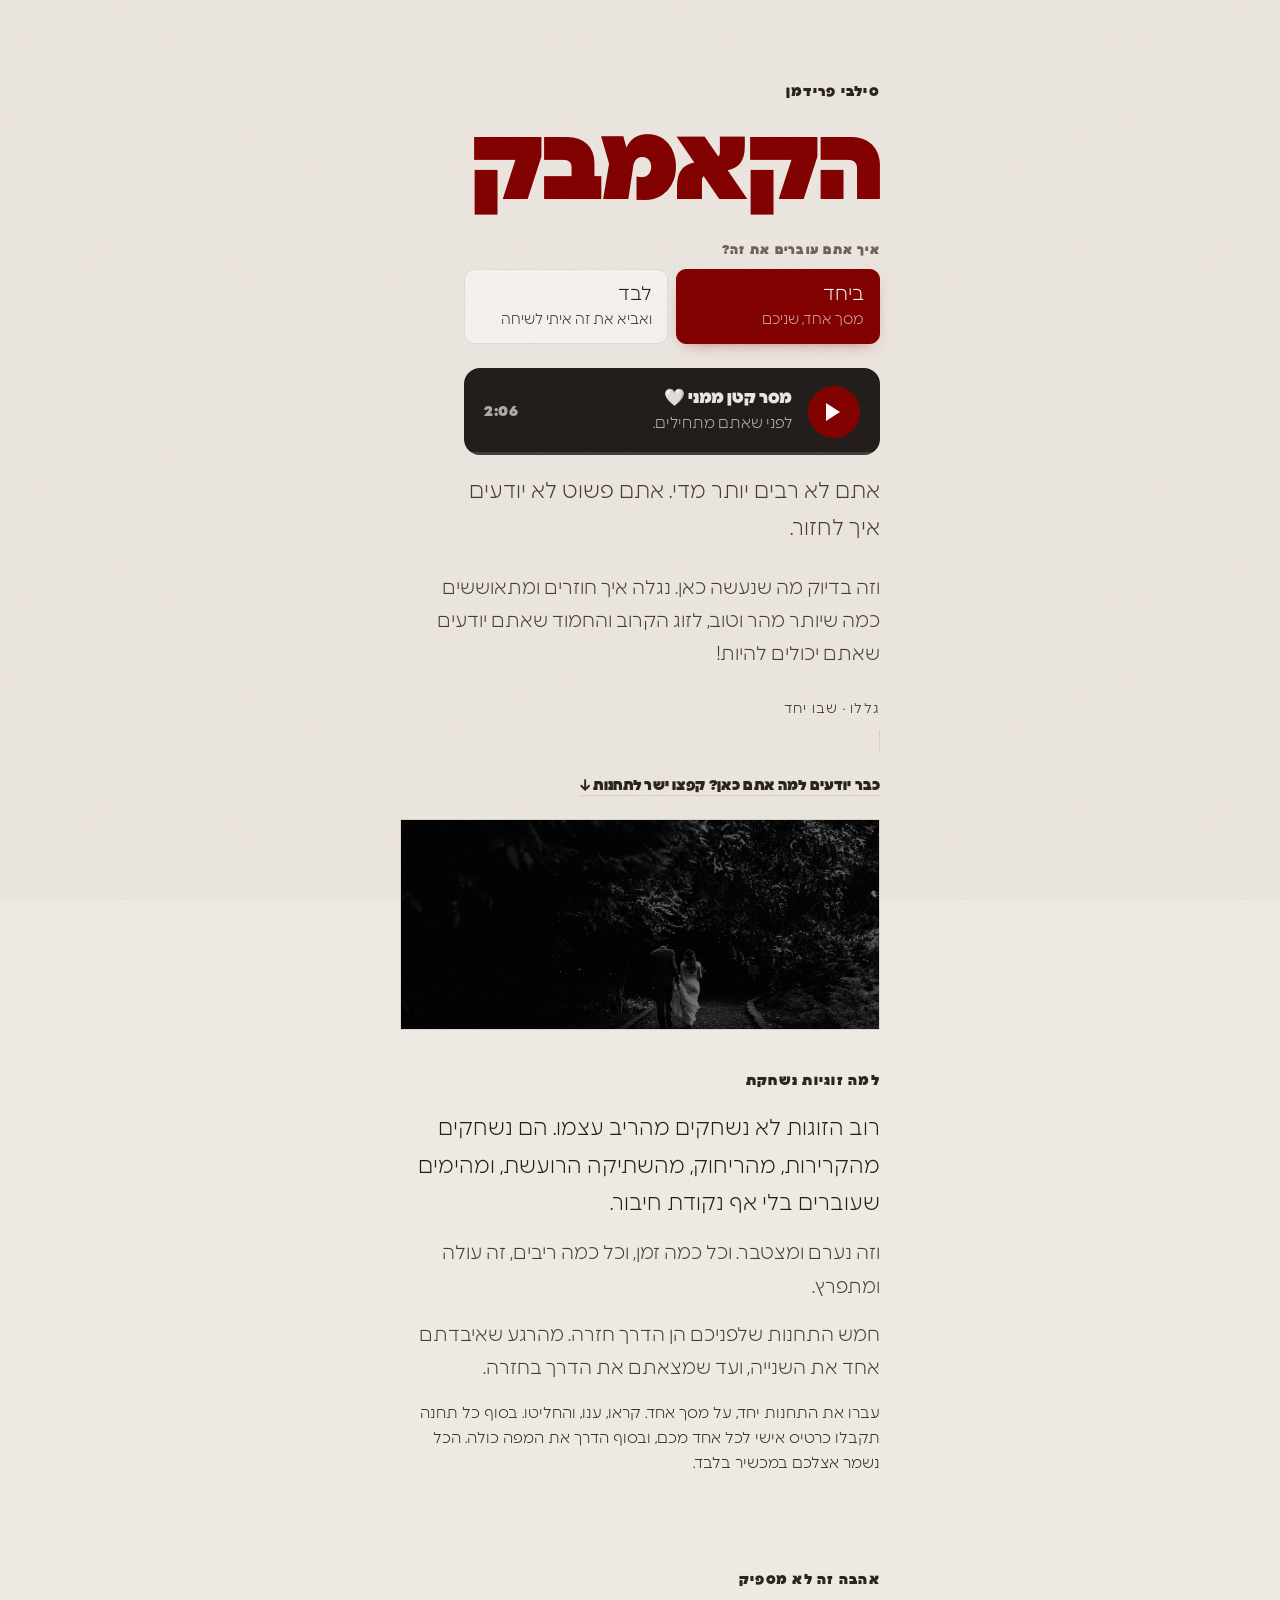
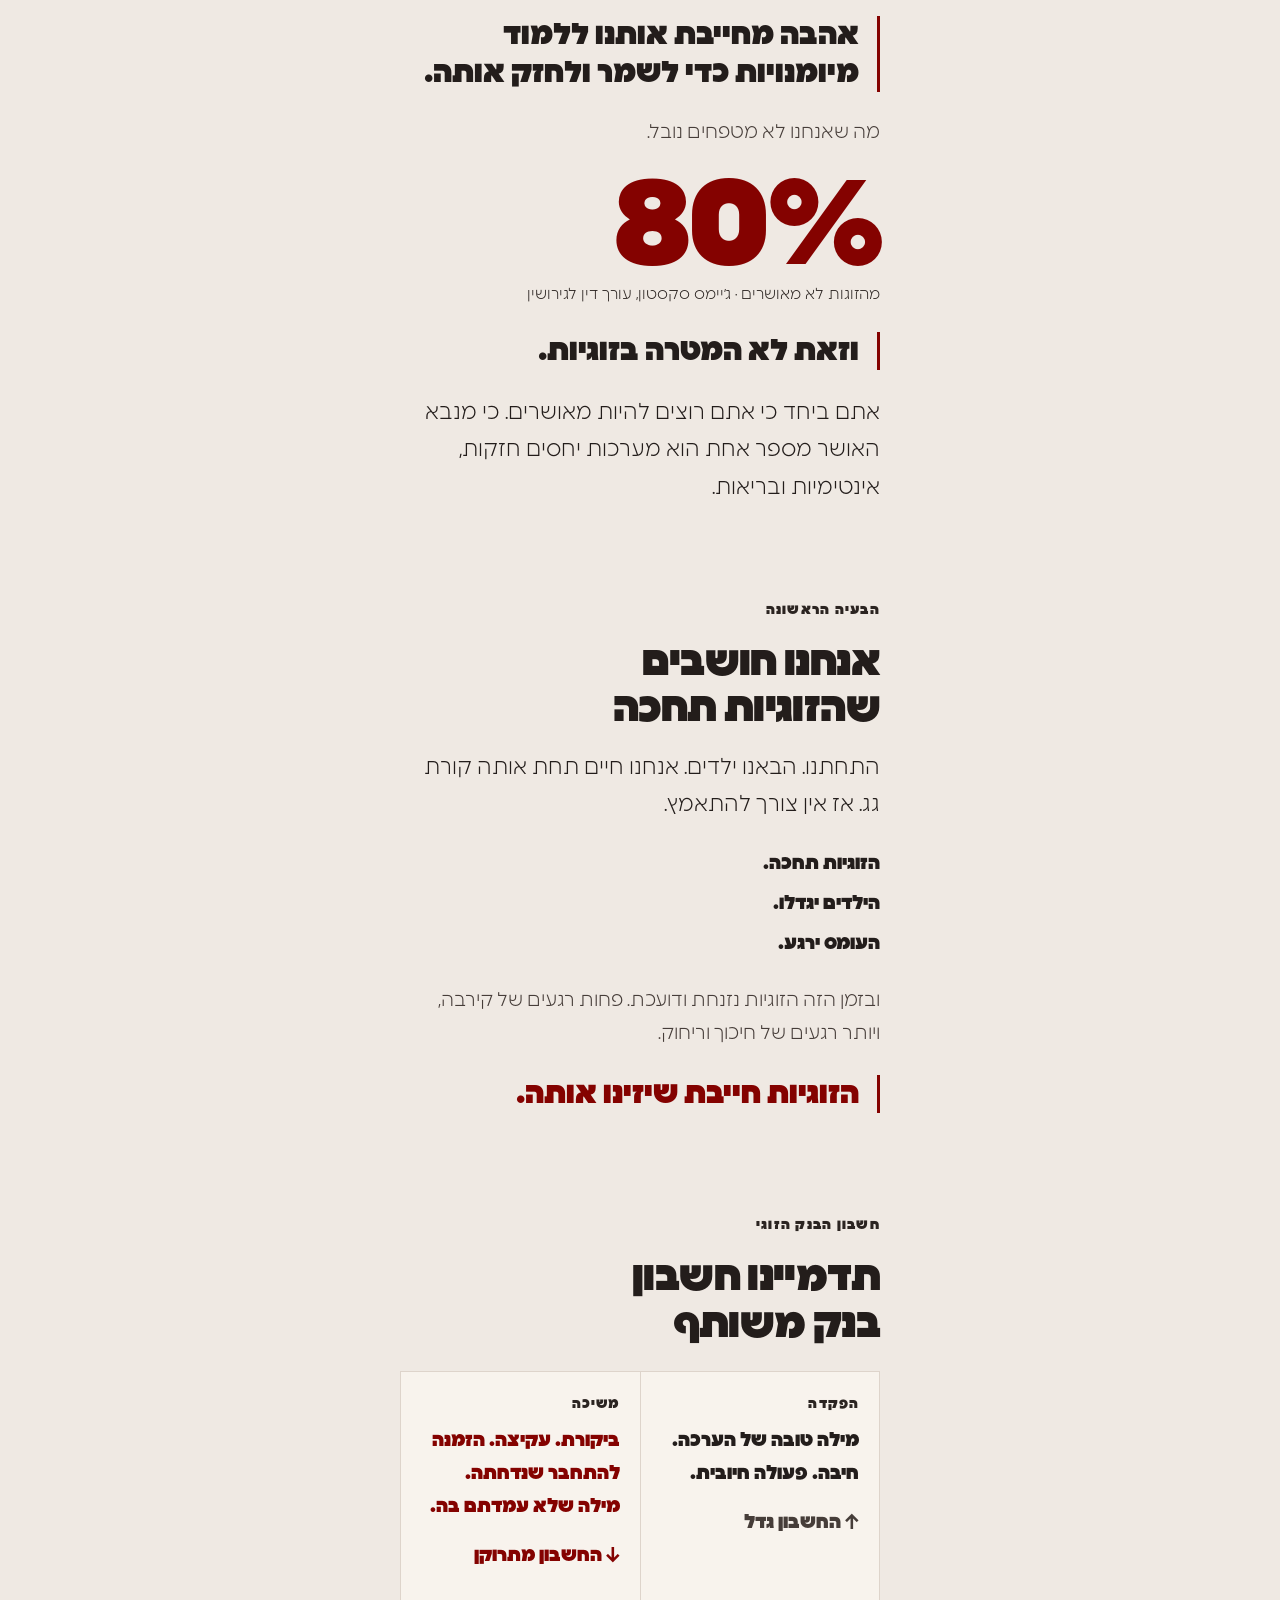
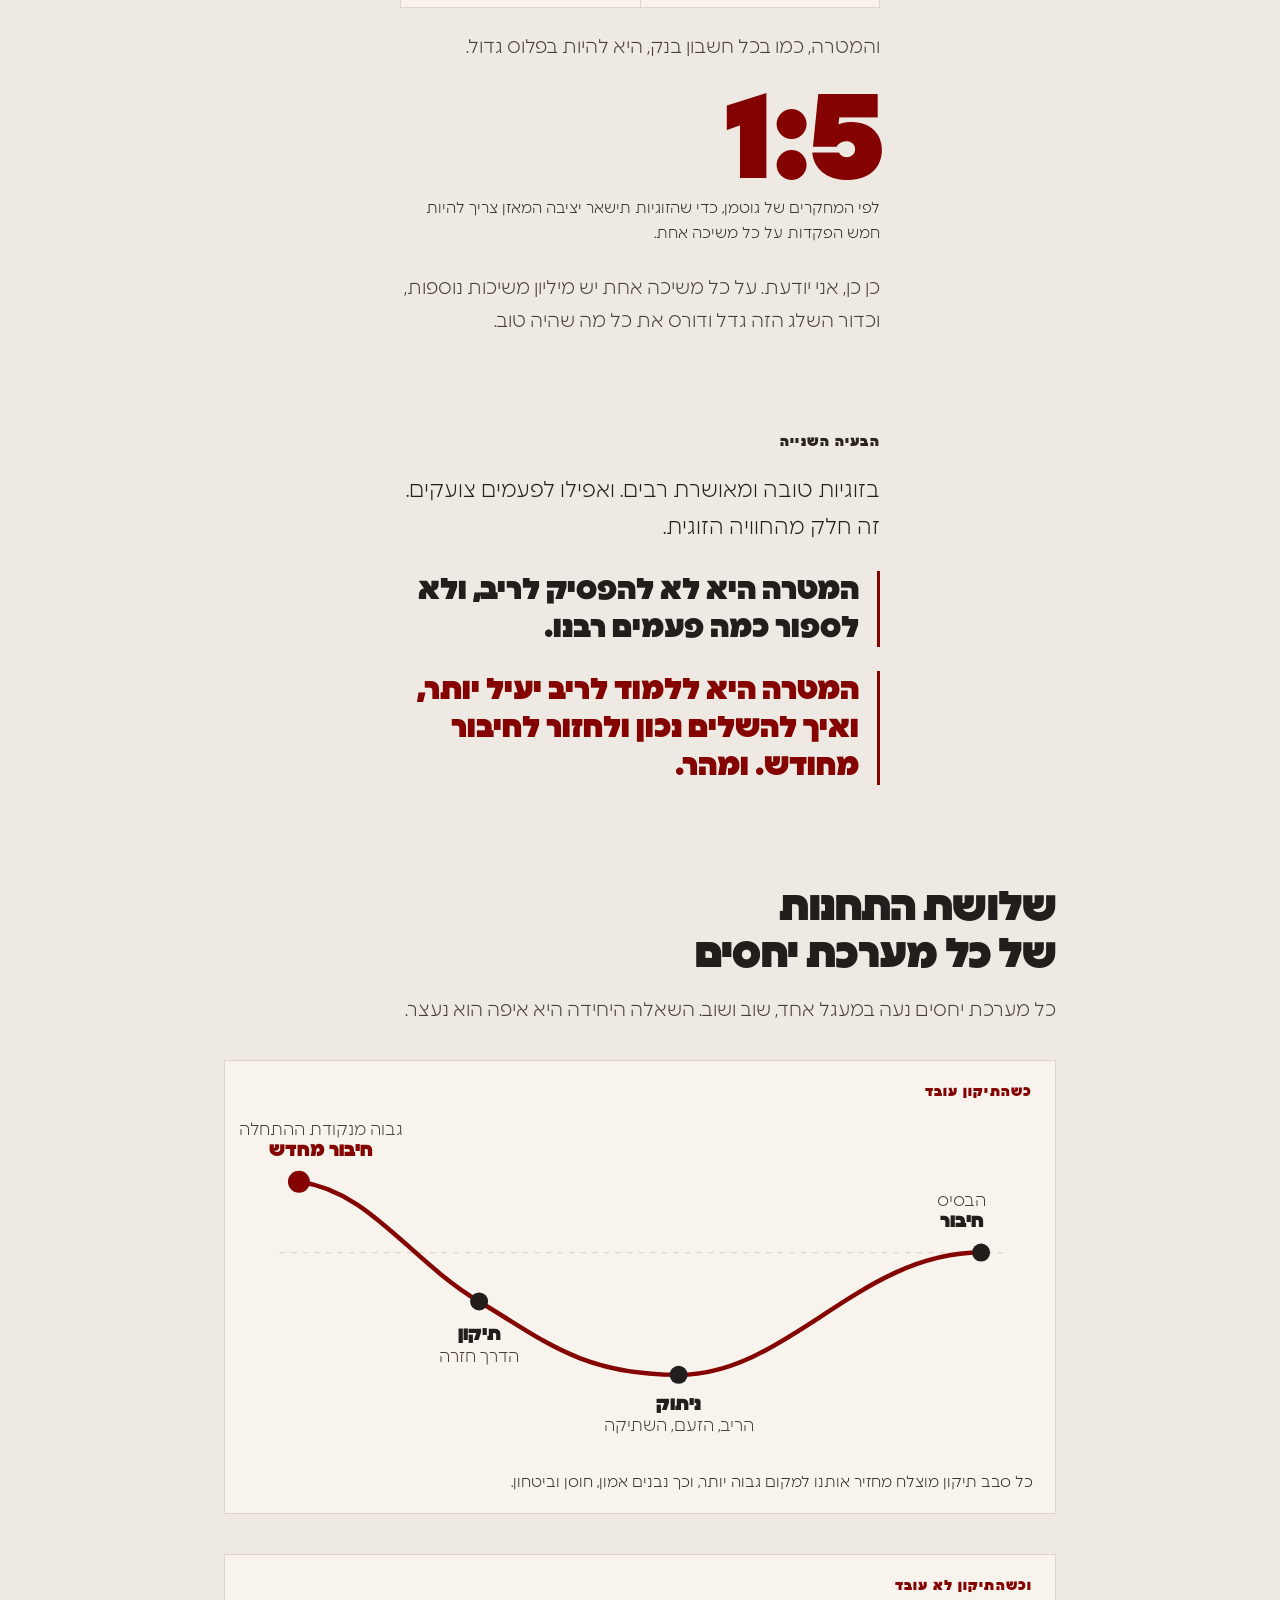
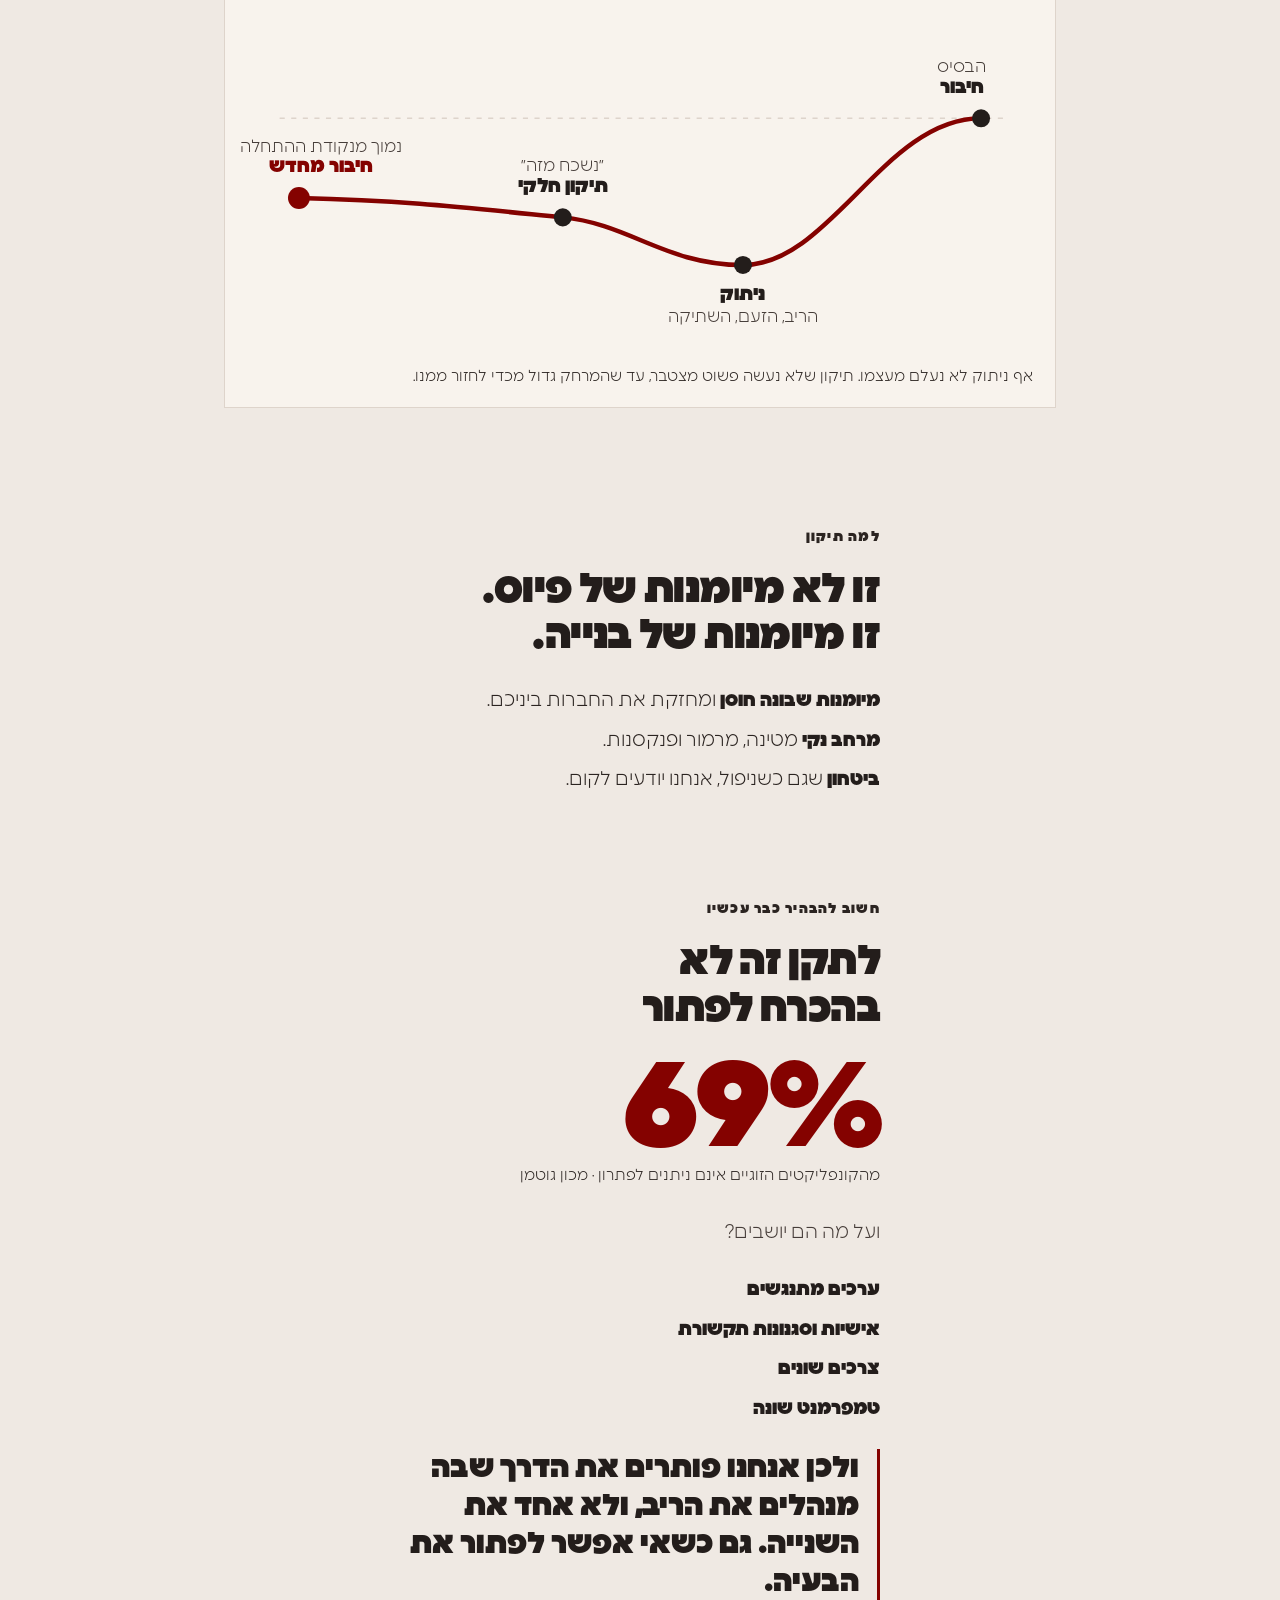
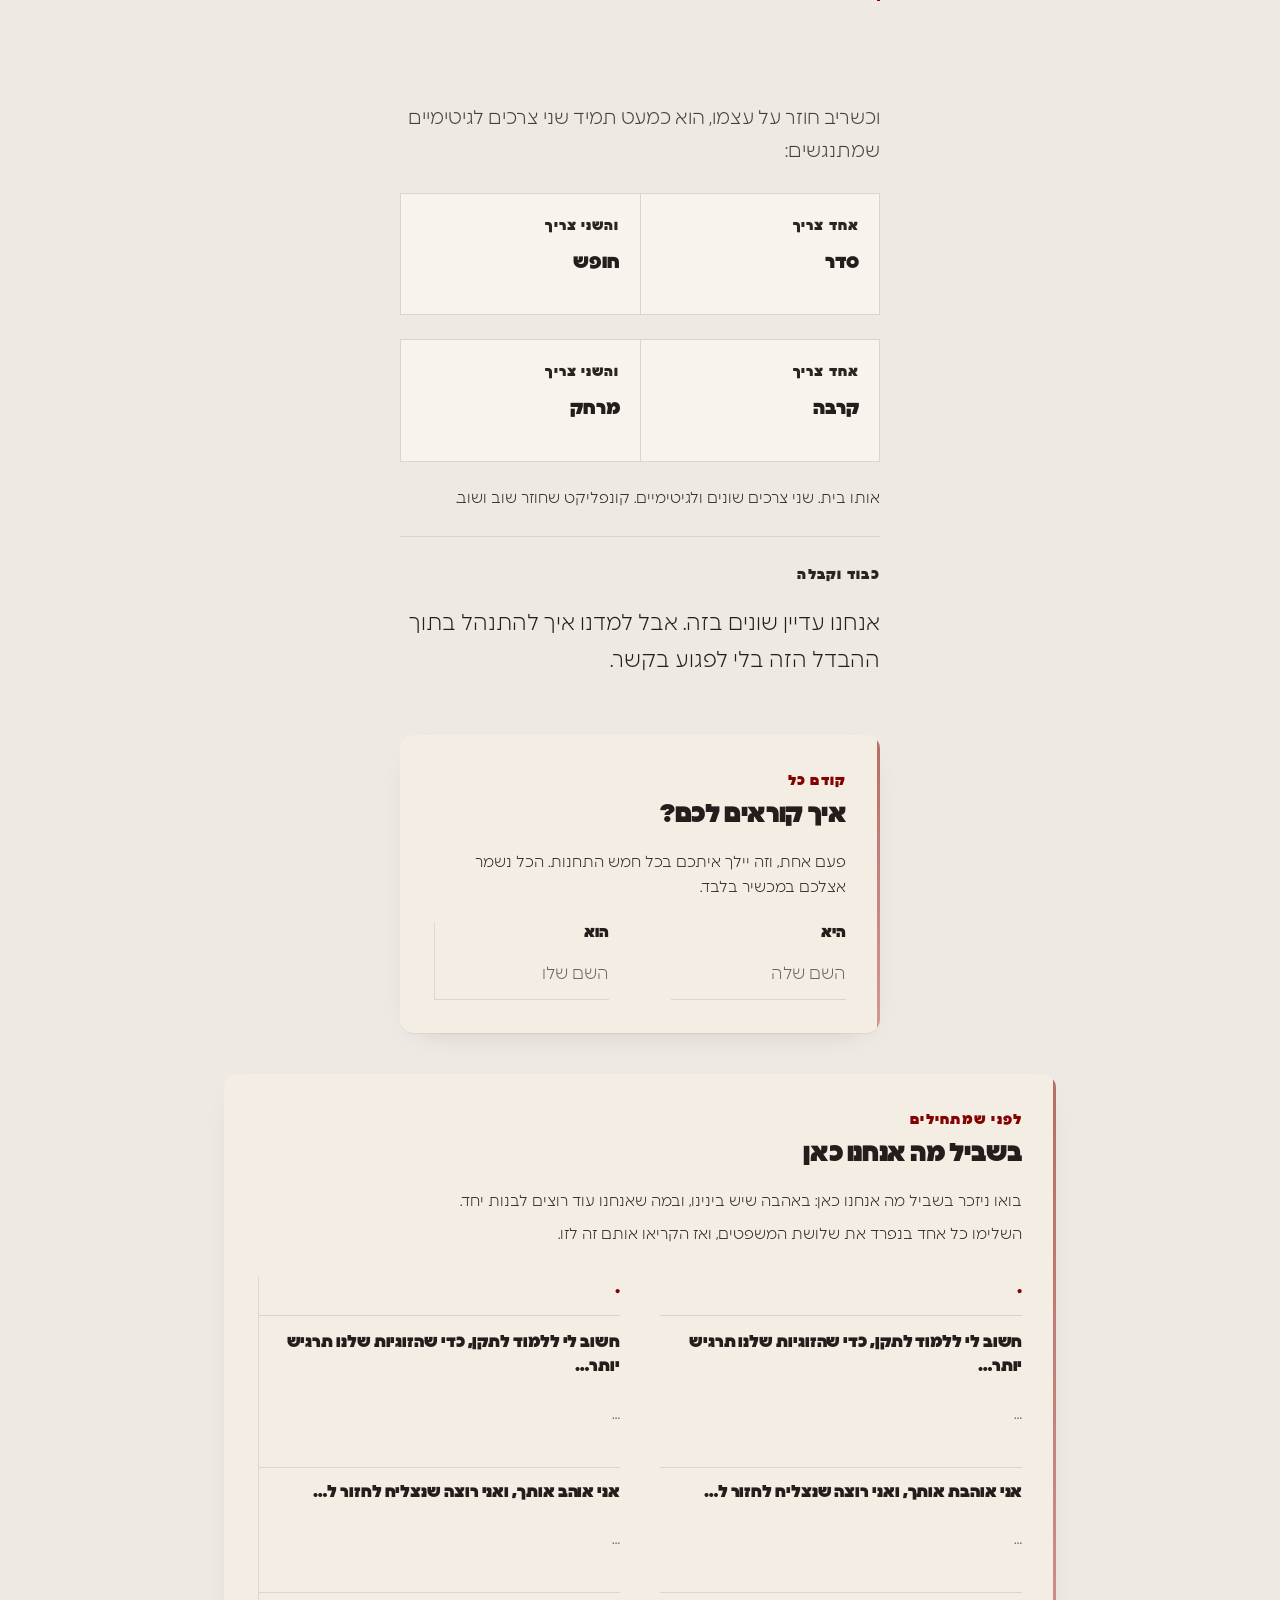
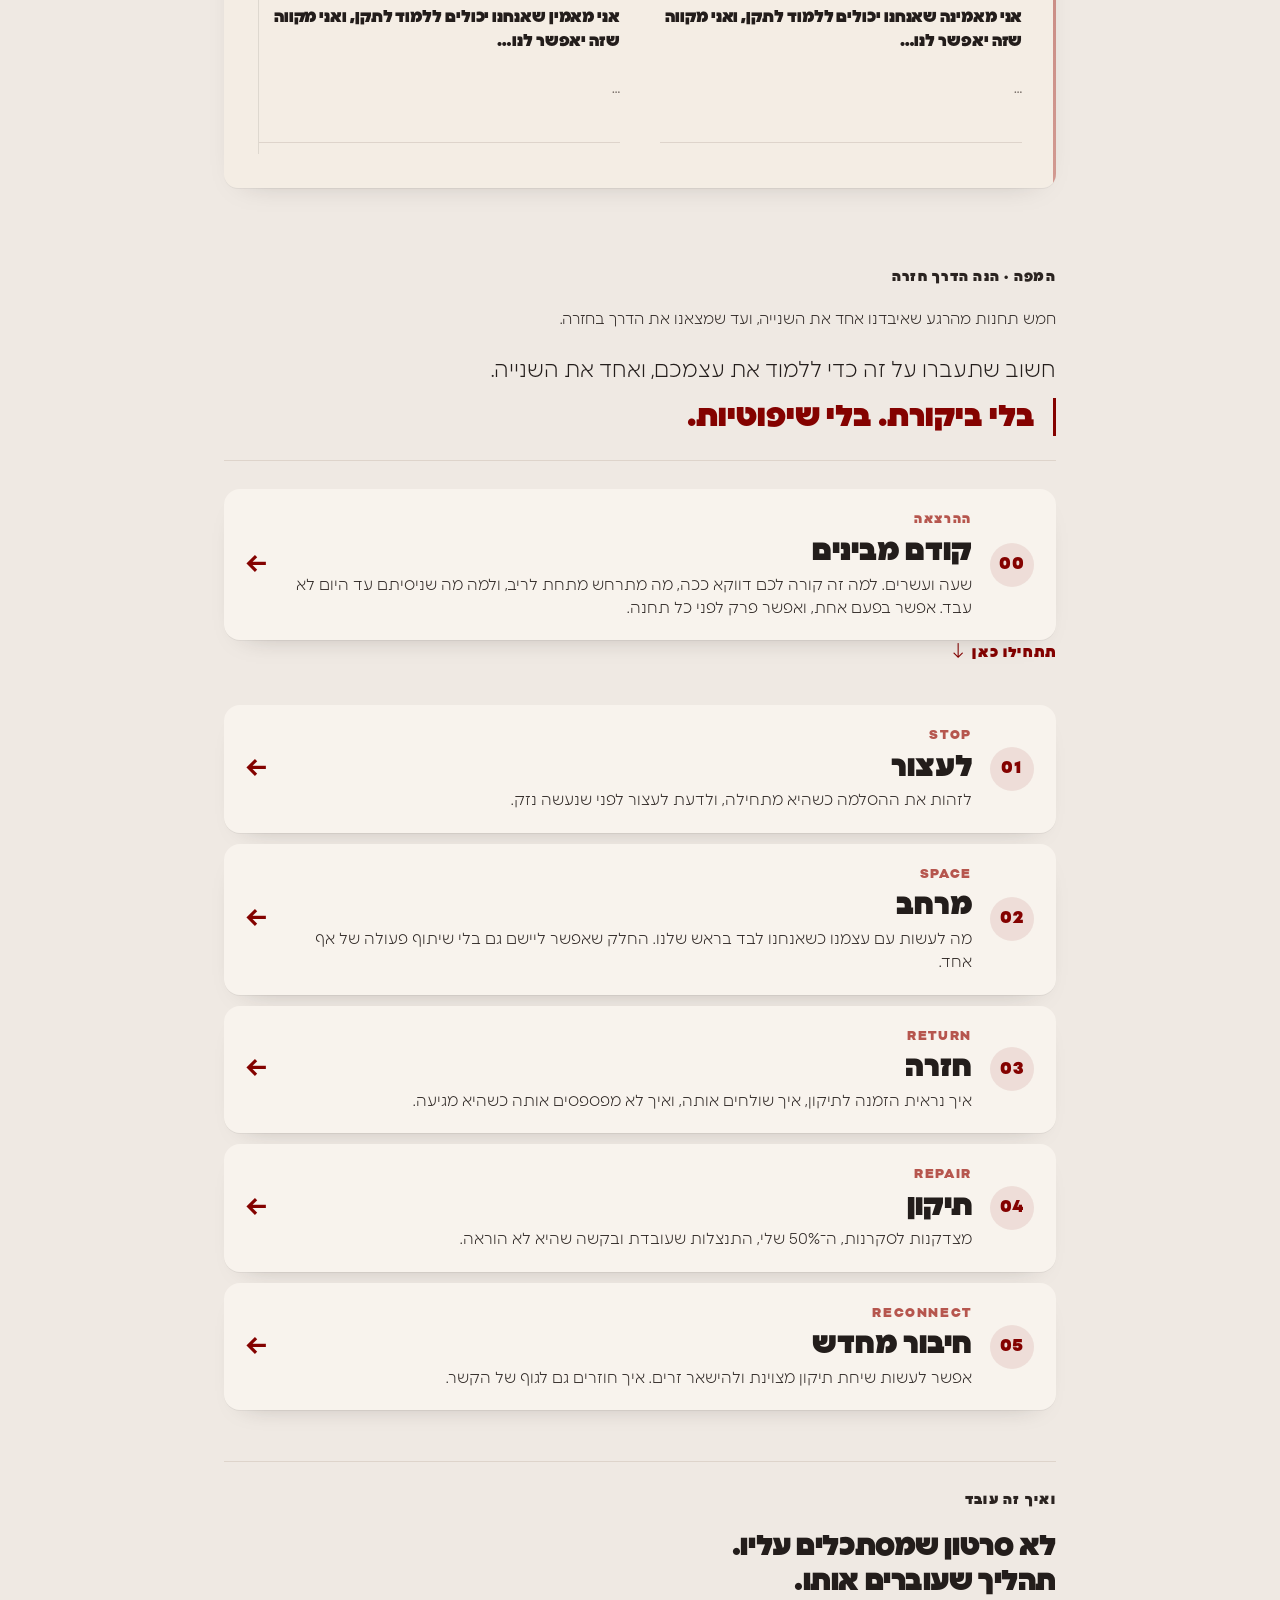
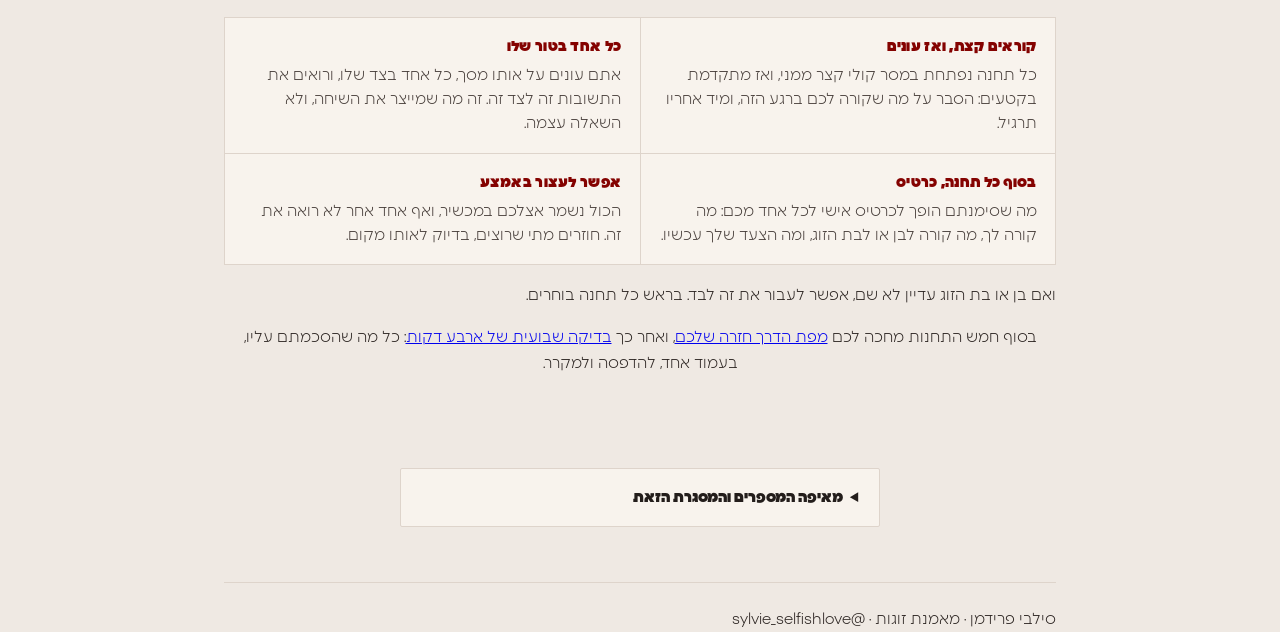
<file: index.html>
<!doctype html>
<html lang="he" dir="rtl">
<head>
<meta charset="utf-8">
<meta name="robots" content="noindex, nofollow">
<meta name="viewport" content="width=device-width, initial-scale=1, viewport-fit=cover">
<title>הקאמבק · הדרך חזרה</title>
<link rel="stylesheet" href="fonts.css?v=156">
<link rel="stylesheet" href="style.css?v=156">
</head>
<body>

<div id="rail"><i></i></div>

<section id="cover" class="wrap">
  <div class="rv in">
    <div class="eyebrow">סילבי פרידמן</div>
    <div class="stop" style="font-size:clamp(3.2rem,13vw,6.5rem)">הקאמבק</div>
    <div id="modepick"></div>
    <div class="listenwrap" data-audio="audio/intro-duo.mp3" data-audio-solo="audio/intro-solo.mp3" hidden>
      <div class="listen">
        <button type="button" class="playbtn" aria-label="להשמיע"><i></i></button>
        <div class="ltext">
          <b>מסר קטן ממני 🤍</b>
          <span>לפני שאתם מתחילים.</span>
        </div>
        <span class="ltime"></span>
        <div class="lbar"><i></i></div>
      </div>
    </div>
    <p class="sub lead">
      אתם לא רבים יותר מדי.
      אתם פשוט לא יודעים איך לחזור.
    </p>
    <div class="coverintro">
      <p>
        וזה בדיוק מה שנעשה כאן. נגלה איך חוזרים ומתאוששים כמה שיותר מהר וטוב,
        לזוג הקרוב והחמוד שאתם יודעים שאתם יכולים להיות!
      </p>
    </div>
    <div class="scroll-hint">גללו · שבו יחד</div>
    <p class="skip"><a href="#start">כבר יודעים למה אתם כאן? קפצו ישר לתחנות ↓</a></p>
    <figure class="coverimg"><img src="images/00-cover.jpg" alt="זוג הולך בשביל" loading="eager" decoding="async"></figure>
  </div>
</section>

<section class="wrap" id="resumeBanner" hidden>
  <div class="safenote" style="border-inline-start-color:var(--crimson)">
    <p class="tiny" style="margin-bottom:.5rem">
      עברו <b class="days">3</b> ימים מאז שהייתם כאן. סיימתם <b class="donecount">2</b> תחנות.
    </p>
    <p class="tiny" style="margin-bottom:.8rem">
      התשובות שלכם מחכות לכם בדיוק איפה שהשארתם אותן. הבאה בתור היא <b class="nextname"></b>.
    </p>
    <div class="btnrow" style="margin-top:0">
      <a class="cbtn solid resumelink" href="#">להמשיך ←</a>
      <button type="button" class="cbtn" id="resumeDismiss">לא עכשיו</button>
    </div>
  </div>
</section>

<section class="wrap" id="checkinBanner" hidden>
  <div class="safenote" style="border-inline-start-color:var(--crimson)">
    <p class="tiny" style="margin-bottom:.5rem">
      עברו כבר <b class="days">7</b> ימים מאז שסיימתם את חמש התחנות.
    </p>
    <p class="tiny" style="margin-bottom:.7rem">
      רוצים לעשות בדיקה קצרה? <a href="checkin.html">לבדיקה השבועית</a> · ארבע דקות, שתי שאלות.
    </p>
    <button type="button" class="btn" id="checkinDismiss" style="padding:.4rem .9rem;font-size:.8rem">סגירה</button>
  </div>
</section>

<section class="wrap">
  <div class="rv">
    <div class="eyebrow">למה זוגיות נשחקת</div>
    <p class="lead">
      רוב הזוגות לא נשחקים מהריב עצמו.
      הם נשחקים מהקרירות, מהריחוק, מהשתיקה הרועשת,
      ומהימים שעוברים בלי אף נקודת חיבור.
    </p>
    <p>וזה נערם ומצטבר. וכל כמה זמן, וכל כמה ריבים, זה עולה ומתפרץ.</p>
    <p>
      חמש התחנות שלפניכם הן הדרך חזרה. מהרגע שאיבדתם אחד את השנייה,
      ועד שמצאתם את הדרך בחזרה.
    </p>
    <p class="tiny">
      עברו את התחנות יחד, על מסך אחד. קראו, ענו, והחליטו.
      בסוף כל תחנה תקבלו כרטיס אישי לכל אחד מכם, ובסוף הדרך את המפה כולה.
      הכל נשמר אצלכם במכשיר בלבד.
    </p>
  </div>
</section>

<section class="wrap">
  <div class="rv">
    <div class="eyebrow">אהבה זה לא מספיק</div>
    <p class="pull">אהבה מחייבת אותנו ללמוד מיומנויות כדי לשמר ולחזק אותה.</p>
    <p>מה שאנחנו לא מטפחים נובל.</p>
    <p class="bignum">80%</p>
    <p class="tiny" style="margin-top:-.4rem">מהזוגות לא מאושרים · ג׳יימס סקסטון, עורך דין לגירושין</p>
    <p class="pull" style="margin-top:1.6rem">וזאת לא המטרה בזוגיות.</p>
    <p class="lead">
      אתם ביחד כי אתם רוצים להיות מאושרים.
      כי מנבא האושר מספר אחת הוא מערכות יחסים חזקות, אינטימיות ובריאות.
    </p>
  </div>
</section>

<section class="wrap">
  <div class="rv">
    <div class="eyebrow">הבעיה הראשונה</div>
    <h2>אנחנו חושבים<br>שהזוגיות תחכה</h2>
    <p class="lead">
      התחתנו. הבאנו ילדים. אנחנו חיים תחת אותה קורת גג.
      אז אין צורך להתאמץ.
    </p>
    <div class="notlist">
      <p><b>הזוגיות תחכה.</b></p>
      <p><b>הילדים יגדלו.</b></p>
      <p><b>העומס ירגע.</b></p>
    </div>
    <p>
      ובזמן הזה הזוגיות נזנחת ודועכת.
      פחות רגעים של קירבה, ויותר רגעים של חיכוך וריחוק.
    </p>
    <p class="pull red">הזוגיות חייבת שיזינו אותה.</p>
  </div>
</section>

<section class="wrap">
  <div class="rv">
    <div class="eyebrow">חשבון הבנק הזוגי</div>
    <h2>תדמיינו חשבון<br>בנק משותף</h2>
    <div class="vs">
      <div>
        <div class="lbl">הפקדה</div>
        <p class="yes">מילה טובה של הערכה. חיבה. פעולה חיובית.</p>
        <p style="margin-top:.6rem;font-weight:900">↑ החשבון גדל</p>
      </div>
      <div>
        <div class="lbl">משיכה</div>
        <p class="yes" style="color:var(--crimson)">ביקורת. עקיצה. הזמנה להתחבר שנדחתה. מילה שלא עמדתם בה.</p>
        <p style="margin-top:.6rem;font-weight:900;color:var(--crimson)">↓ החשבון מתרוקן</p>
      </div>
    </div>
    <p>והמטרה, כמו בכל חשבון בנק, היא להיות בפלוס גדול.</p>
    <p class="bignum">1:5</p>
    <p class="tiny" style="margin-top:-.4rem">
      לפי המחקרים של גוטמן, כדי שהזוגיות תישאר יציבה המאזן צריך להיות
      חמש הפקדות על כל משיכה אחת.
    </p>
    <p style="margin-top:1.6rem">
      כן כן, אני יודעת. על כל משיכה אחת יש מיליון משיכות נוספות,
      וכדור השלג הזה גדל ודורס את כל מה שהיה טוב.
    </p>
  </div>
</section>

<section class="wrap">
  <div class="rv">
    <div class="eyebrow">הבעיה השנייה</div>
    <p class="lead">
      בזוגיות טובה ומאושרת רבים. ואפילו לפעמים צועקים.
      זה חלק מהחוויה הזוגית.
    </p>
    <p class="pull">המטרה היא לא להפסיק לריב, ולא לספור כמה פעמים רבנו.</p>
    <p class="pull red">המטרה היא ללמוד לריב יעיל יותר, ואיך להשלים נכון ולחזור לחיבור מחודש. ומהר.</p>
  </div>
</section>

<section class="wrap wide">
  <div class="rv">
    <h2>שלושת התחנות<br>של כל מערכת יחסים</h2>
    <p>כל מערכת יחסים נעה במעגל אחד, שוב ושוב. השאלה היחידה היא איפה הוא נעצר.</p>

    <figure class="curve">
      <figcaption>כשהתיקון עובד</figcaption>
      <svg viewBox="0 0 620 268" role="img" aria-label="גרף: חיבור, ניתוק, תיקון, וחיבור מחדש גבוה מנקודת ההתחלה">
        <line x1="30" y1="110" x2="592" y2="110" class="base"/>
        <path d="M575 110 C 480 110, 425 205, 340 205 C 265 205, 235 178, 185 148 C 130 115, 100 62, 45 55" class="line"/>
        <circle cx="575" cy="110" r="7" class="dot"/>
        <circle cx="340" cy="205" r="7" class="dot"/>
        <circle cx="185" cy="148" r="7" class="dot"/>
        <circle cx="45"  cy="55"  r="8.5" class="dot hi"/>
        <text x="560" y="90"  class="lb">חיבור</text>
        <text x="560" y="74"  class="sm">הבסיס</text>
        <text x="340" y="232" class="lb">ניתוק</text>
        <text x="340" y="249" class="sm">הריב, הזעם, השתיקה</text>
        <text x="185" y="178" class="lb">תיקון</text>
        <text x="185" y="195" class="sm">הדרך חזרה</text>
        <text x="62"  y="35"  class="lb hi">חיבור מחדש</text>
        <text x="62"  y="19"  class="sm">גבוה מנקודת ההתחלה</text>
      </svg>
      <p class="tiny">כל סבב תיקון מוצלח מחזיר אותנו למקום גבוה יותר, וכך נבנים אמון, חוסן וביטחון.</p>
    </figure>

    <figure class="curve">
      <figcaption>וכשהתיקון לא עובד</figcaption>
      <svg viewBox="0 0 620 268" role="img" aria-label="גרף: חיבור, ניתוק, תיקון חלקי, וחיבור מחדש נמוך מנקודת ההתחלה">
        <line x1="30" y1="88" x2="592" y2="88" class="base"/>
        <path d="M575 88 C 500 88, 458 202, 390 202 C 330 202, 302 170, 250 165 C 170 157, 128 152, 45 150" class="line"/>
        <circle cx="575" cy="88"  r="7" class="dot"/>
        <circle cx="390" cy="202" r="7" class="dot"/>
        <circle cx="250" cy="165" r="7" class="dot"/>
        <circle cx="45"  cy="150" r="8.5" class="dot hi"/>
        <text x="560" y="68"  class="lb">חיבור</text>
        <text x="560" y="52"  class="sm">הבסיס</text>
        <text x="390" y="229" class="lb">ניתוק</text>
        <text x="390" y="246" class="sm">הריב, הזעם, השתיקה</text>
        <text x="250" y="145" class="lb">תיקון חלקי</text>
        <text x="250" y="129" class="sm">״נשכח מזה״</text>
        <text x="62"  y="130" class="lb hi">חיבור מחדש</text>
        <text x="62"  y="114" class="sm">נמוך מנקודת ההתחלה</text>
      </svg>
      <p class="tiny">אף ניתוק לא נעלם מעצמו. תיקון שלא נעשה פשוט מצטבר, עד שהמרחק גדול מכדי לחזור ממנו.</p>
    </figure>
  </div>
</section>

<section class="wrap">
  <div class="rv">
    <div class="eyebrow">למה תיקון</div>
    <h2>זו לא מיומנות של פיוס.<br>זו מיומנות של בנייה.</h2>
    <div class="notlist">
      <p><b>מיומנות שבונה חוסן</b> ומחזקת את החברות ביניכם.</p>
      <p><b>מרחב נקי</b> מטינה, מרמור ופנקסנות.</p>
      <p><b>ביטחון</b> שגם כשניפול, אנחנו יודעים לקום.</p>
    </div>
  </div>
</section>

<section class="wrap">
  <div class="rv">
    <div class="eyebrow">חשוב להבהיר כבר עכשיו</div>
    <h2>לתקן זה לא<br>בהכרח לפתור</h2>
    <p class="bignum">69%</p>
    <p class="tiny" style="margin-top:-.5rem">מהקונפליקטים הזוגיים אינם ניתנים לפתרון · מכון גוטמן</p>
    <p style="margin-top:1.75rem">ועל מה הם יושבים?</p>
    <div class="notlist">
      <p><b>ערכים מתנגשים</b></p>
      <p><b>אישיות וסגנונות תקשורת</b></p>
      <p><b>צרכים שונים</b></p>
      <p><b>טמפרמנט שונה</b></p>
    </div>
    <p class="pull">ולכן אנחנו פותרים את הדרך שבה מנהלים את הריב, ולא אחד את השנייה. גם כשאי אפשר לפתור את הבעיה.</p>
  </div>
</section>

<section class="wrap">
  <div class="rv">
    <p>וכשריב חוזר על עצמו, הוא כמעט תמיד שני צרכים לגיטימיים שמתנגשים:</p>
    <div class="vs" style="margin-block:1.5rem">
      <div><div class="lbl">אחד צריך</div><p class="yes">סדר</p></div>
      <div><div class="lbl">והשני צריך</div><p class="yes">חופש</p></div>
    </div>
    <div class="vs" style="margin-block:0 1.5rem">
      <div><div class="lbl">אחד צריך</div><p class="yes">קרבה</p></div>
      <div><div class="lbl">והשני צריך</div><p class="yes">מרחק</p></div>
    </div>
    <p class="tiny">אותו בית. שני צרכים שונים ולגיטימיים. קונפליקט שחוזר שוב ושוב.</p>
    <hr class="rule">
    <div class="eyebrow">כבוד וקבלה</div>
    <p class="lead">אנחנו עדיין שונים בזה. אבל למדנו איך להתנהל בתוך ההבדל הזה בלי לפגוע בקשר.</p>
  </div>
</section>

<section class="wrap">
  <div class="q rv">
    <div class="eyebrow">קודם כל</div>
    <h3>איך קוראים לכם?</h3>
    <p class="tiny" style="margin-bottom:1.4rem">פעם אחת, וזה יילך איתכם בכל חמש התחנות. הכל נשמר אצלכם במכשיר בלבד.</p>
    <div class="pair" id="names"></div>
  </div>
</section>

<section class="wrap wide">
  <div class="q rv">
    <div class="eyebrow">לפני שמתחילים</div>
    <h3>בשביל מה אנחנו כאן</h3>
    <p class="tiny" style="margin-bottom:.5rem">
      בואו ניזכר בשביל מה אנחנו כאן: באהבה שיש בינינו, ובמה שאנחנו עוד רוצים לבנות יחד.
    </p>
    <p class="tiny" style="margin-bottom:1.9rem">
      השלימו כל אחד בנפרד את שלושת המשפטים, ואז הקריאו אותם זה לזו.
    </p>
    <div class="pair" data-widget="text" data-field="goal" data-rows="2" data-stem="1"
      data-label="חשוב לי ללמוד לתקן, כדי שהזוגיות שלנו תרגיש יותר…" data-ph="…"></div>
    <div class="pair" data-widget="text" data-field="miss" data-rows="2" data-stem="1" data-noname="1"
      data-label="אני [אוהב/אוהבת] אותך, ואני [רוצה/רוצה] שנצליח לחזור ל…" data-ph="…"></div>
    <div class="pair" data-widget="text" data-field="why" data-rows="2" data-stem="1" data-noname="1"
      data-label="אני [מאמין/מאמינה] שאנחנו יכולים ללמוד לתקן, ואני [מקווה/מקווה] שזה יאפשר לנו…" data-ph="…"></div>
  </div>
</section>

<section class="wrap wide" id="start">
  <div class="rv">
    <div class="eyebrow">המפה · הנה הדרך חזרה</div>
    <p class="tiny" style="margin-bottom:1.25rem">חמש תחנות מהרגע שאיבדנו אחד את השנייה, ועד שמצאנו את הדרך בחזרה.</p>
  
<div class="howto">
      <p class="lead">חשוב שתעברו על זה כדי ללמוד את עצמכם, ואחד את השנייה.</p>
      <p class="pull red">בלי ביקורת. בלי שיפוטיות.</p>
    </div>
    <a class="station lecrow" href="lecture.html" data-num="00">
      <span class="st"></span>
      <div class="body">
        <div class="en">ההרצאה</div>
        <div class="t">קודם מבינים</div>
        <div class="d">שעה ועשרים. למה זה קורה לכם דווקא ככה, מה מתרחש מתחת לריב, ולמה מה שניסיתם עד היום לא עבד. אפשר בפעם אחת, ואפשר פרק לפני כל תחנה.</div>
      </div>
      <span class="go" aria-hidden="true">←</span>
    </a>
    <div class="starthere">תתחילו כאן <span aria-hidden="true">↓</span></div>
    <div class="stations">
      <a class="station" href="station-01.html" data-num="01">
        <span class="st"></span>
        <div class="body">
          <div class="en">STOP</div>
          <div class="t">לעצור</div>
          <div class="d">לזהות את ההסלמה כשהיא מתחילה, ולדעת לעצור לפני שנעשה נזק.</div>
        </div>
        <span class="go" aria-hidden="true">←</span>
      </a>
      <a class="station" href="station-02.html" data-num="02">
        <span class="st"></span>
        <div class="body">
          <div class="en">SPACE</div>
          <div class="t">מרחב</div>
          <div class="d">מה לעשות עם עצמנו כשאנחנו לבד בראש שלנו. החלק שאפשר ליישם גם בלי שיתוף פעולה של אף אחד.</div>
        </div>
        <span class="go" aria-hidden="true">←</span>
      </a>
      <a class="station" href="station-03.html" data-num="03">
        <span class="st"></span>
        <div class="body">
          <div class="en">RETURN</div>
          <div class="t">חזרה</div>
          <div class="d">איך נראית הזמנה לתיקון, איך שולחים אותה, ואיך לא מפספסים אותה כשהיא מגיעה.</div>
        </div>
        <span class="go" aria-hidden="true">←</span>
      </a>
      <a class="station" href="station-04.html" data-num="04">
        <span class="st"></span>
        <div class="body">
          <div class="en">REPAIR</div>
          <div class="t">תיקון</div>
          <div class="d">מצדקנות לסקרנות, ה־50% שלי, התנצלות שעובדת ובקשה שהיא לא הוראה.</div>
        </div>
        <span class="go" aria-hidden="true">←</span>
      </a>
      <a class="station" href="station-05.html" data-num="05">
        <span class="st"></span>
        <div class="body">
          <div class="en">RECONNECT</div>
          <div class="t">חיבור מחדש</div>
          <div class="d">אפשר לעשות שיחת תיקון מצוינת ולהישאר זרים. איך חוזרים גם לגוף של הקשר.</div>
        </div>
        <span class="go" aria-hidden="true">←</span>
      </a>
    </div>
    <div class="howbox">
      <div class="eyebrow">ואיך זה עובד</div>
      <h3>לא סרטון שמסתכלים עליו.<br>תהליך שעוברים אותו.</h3>
      <div class="mirrors">
        <div>
          <b>קוראים קצת, ואז עונים</b>
          <span>כל תחנה נפתחת במסר קולי קצר ממני, ואז מתקדמת בקטעים: הסבר על מה שקורה לכם ברגע הזה, ומיד אחריו תרגיל.</span>
        </div>
        <div>
          <b>כל אחד בטור שלו</b>
          <span>אתם עונים על אותו מסך, כל אחד בצד שלו, ורואים את התשובות זה לצד זה. זה מה שמייצר את השיחה, ולא השאלה עצמה.</span>
        </div>
        <div>
          <b>בסוף כל תחנה, כרטיס</b>
          <span>מה שסימנתם הופך לכרטיס אישי לכל אחד מכם: מה קורה לך, מה קורה לבן או לבת הזוג, ומה הצעד שלך עכשיו.</span>
        </div>
        <div>
          <b>אפשר לעצור באמצע</b>
          <span>הכול נשמר אצלכם במכשיר, ואף אחד אחר לא רואה את זה. חוזרים מתי שרוצים, בדיוק לאותו מקום.</span>
        </div>
      </div>
      <p class="tiny" style="margin-top:1rem">
        ואם בן או בת הזוג עדיין לא שם, אפשר לעבור את זה לבד. בראש כל תחנה בוחרים.
      </p>
    </div>

    <p class="tiny mapteaser">
      בסוף חמש התחנות מחכה לכם <a href="map.html">מפת הדרך חזרה שלכם</a>, ואחר כך
      <a href="checkin.html">בדיקה שבועית של ארבע דקות</a>:
      כל מה שהסכמתם עליו, בעמוד אחד, להדפסה ולמקרר.
    </p>
  </div>
</section>

<section class="wrap" id="sources">
  <div class="rv">
    <details class="foldbox">
      <summary>מאיפה המספרים והמסגרת הזאת</summary>
      <p class="tiny" style="margin:.8rem 0">
        69% מהקונפליקטים הזוגיים שאינם ניתנים לפתרון, וארבעת הפרשים (ביקורת, בוז, התגוננות, אטימות) -
        ממחקר מכון גוטמן (The Gottman Institute), מעשרות שנות מעקב אחר זוגות.
        Physiological Flooding - המונח של ד״ר ג׳ון גוטמן למצב שבו מערכת העצבים מוצפת ופוגעת ביכולת שלנו להקשיב.
        הציטוט על 80% מהזוגות - ג׳יימס סקסטון, עורך דין לגירושין, מתוך התובנות שלו על מה שהוא רואה אצל זוגות שמגיעים אליו.
        המסגרת של חמש התחנות (STOP · SPACE · RETURN · REPAIR · RECONNECT) היא שיטת העבודה של סילבי פרידמן מהקליניקה שלה.
      </p>
    </details>
  </div>
</section>

<div class="wrap wide"><div class="stationnav">
  <span class="tiny">סילבי פרידמן · מאמנת זוגות · @sylvie_selfishlove</span>
  <span></span>
</div></div>

<script src="sync.js?v=156"></script>
<script src="engine.js?v=156"></script>
</body>
</html>
</file>
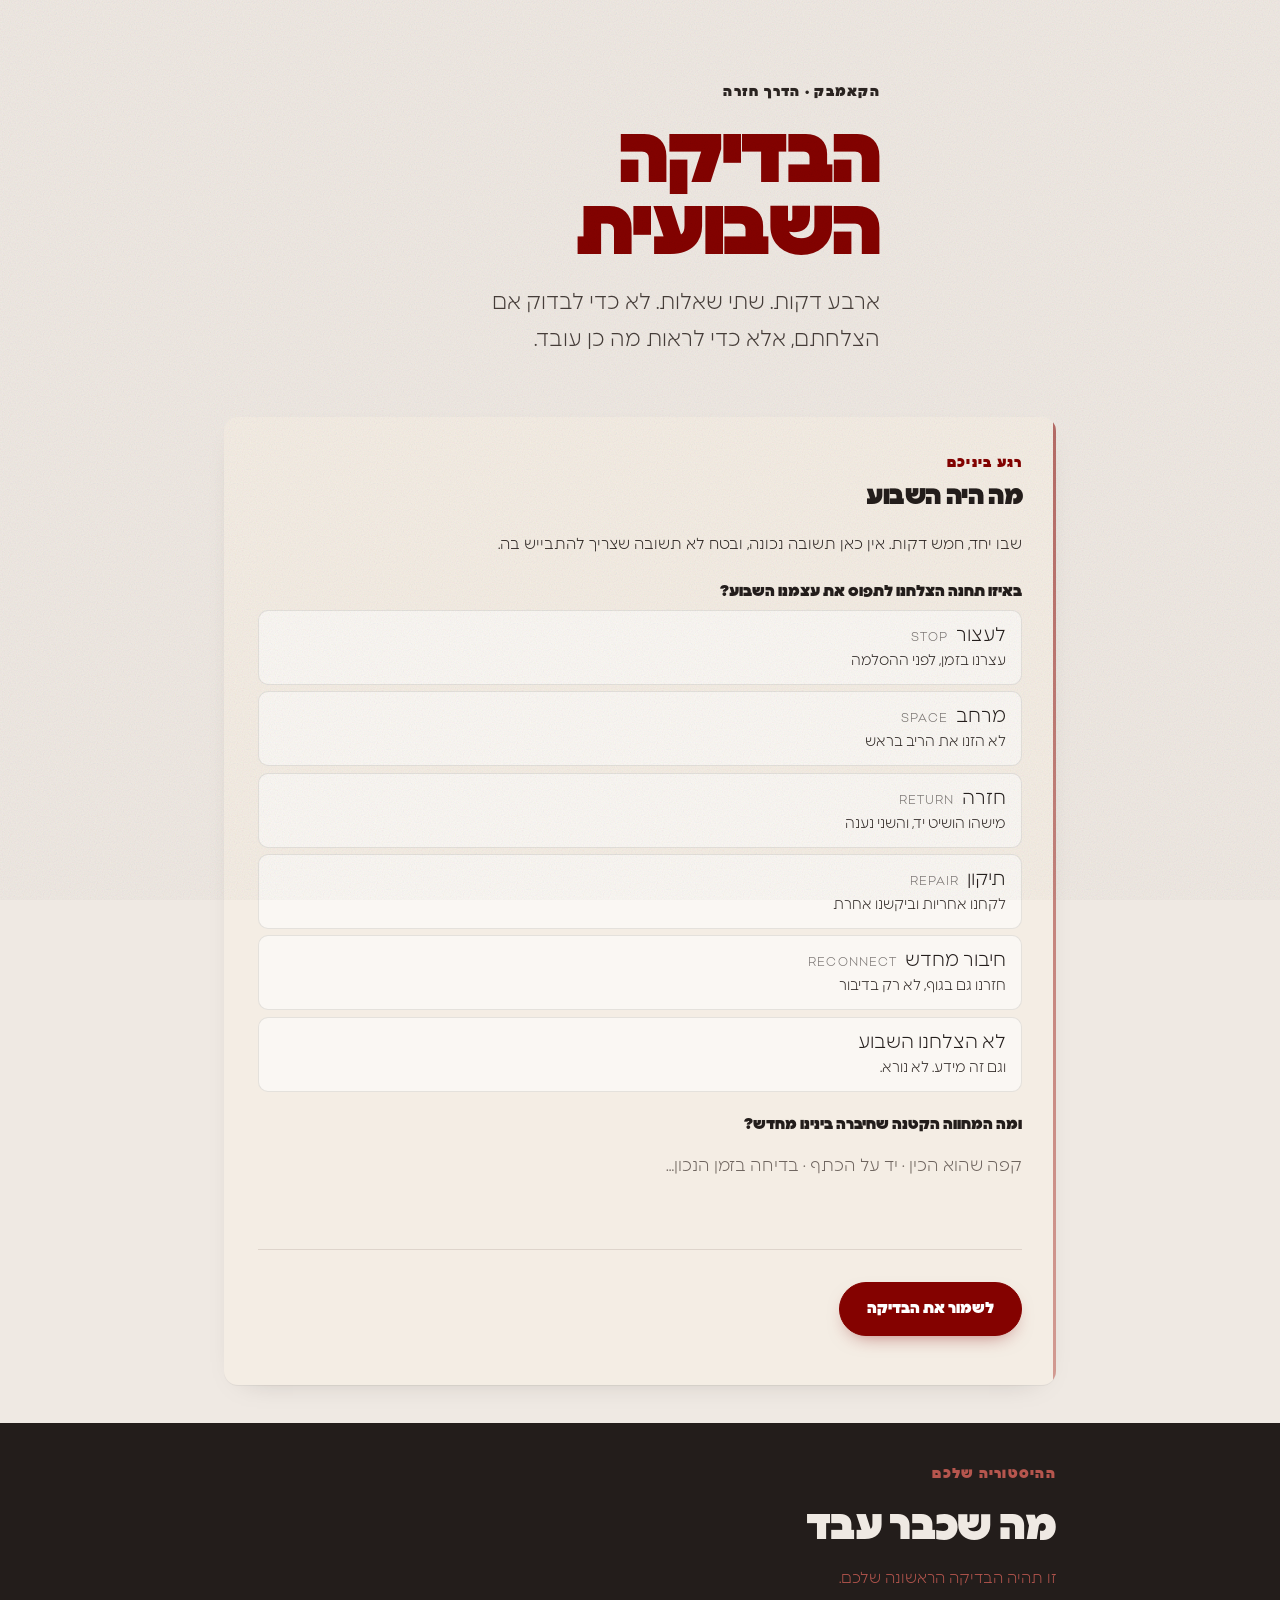
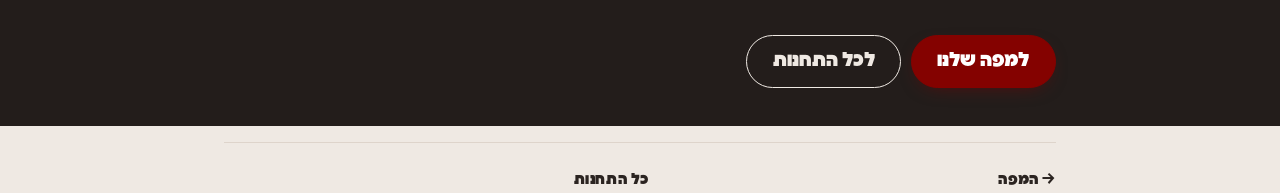
<file: checkin.html>
<!doctype html>
<html lang="he" dir="rtl">
<head>
<meta charset="utf-8">
<meta name="robots" content="noindex, nofollow">
<meta name="viewport" content="width=device-width, initial-scale=1, viewport-fit=cover">
<title>הקאמבק · הבדיקה השבועית</title>
<link rel="stylesheet" href="fonts.css?v=156">
<link rel="stylesheet" href="style.css?v=156">
</head>
<body>

<div id="rail"><i></i></div>

<section id="cover" class="wrap">
  <div class="rv in">
    <div class="eyebrow"><a href="index.html" style="color:inherit;text-decoration:none">הקאמבק · הדרך חזרה</a></div>
    <div class="stop" style="font-size:clamp(2.6rem,11vw,5rem)">הבדיקה<br>השבועית</div>
    <p class="sub lead">
      ארבע דקות. שתי שאלות.
      לא כדי לבדוק אם הצלחתם, אלא כדי לראות מה כן עובד.
    </p>
    <p class="tiny" id="cwho" style="margin-top:.8rem"></p>
  </div>
</section>

<section class="wrap wide">
  <div class="q rv in">
    <div class="eyebrow">רגע ביניכם</div>
    <h3>מה היה השבוע</h3>
    <p class="tiny" style="margin-bottom:1.5rem">
      שבו יחד, חמש דקות. אין כאן תשובה נכונה, ובטח לא תשובה שצריך להתבייש בה.
    </p>
    <div id="cform"></div>
  </div>
</section>

<section id="cardsec">
  <div class="wrap wide">
    <div class="rv in">
      <div class="eyebrow">ההיסטוריה שלכם</div>
      <h2>מה שכבר עבד</h2>
      <p class="tiny" id="chead" style="color:var(--crimson-soft);margin-bottom:1.25rem"></p>
      <div id="chistory"></div>
      <div class="btnrow">
        <a class="btn solid" href="map.html">למפה שלנו</a>
        <a class="btn" href="index.html">לכל התחנות</a>
      </div>
    </div>
  </div>
</section>

<div class="wrap wide"><div class="stationnav">
  <a href="map.html">→ המפה</a>
  <a href="index.html">כל התחנות</a>
  <span></span>
</div></div>

<script src="checkin.js?v=156"></script>
</body>
</html>
</file>
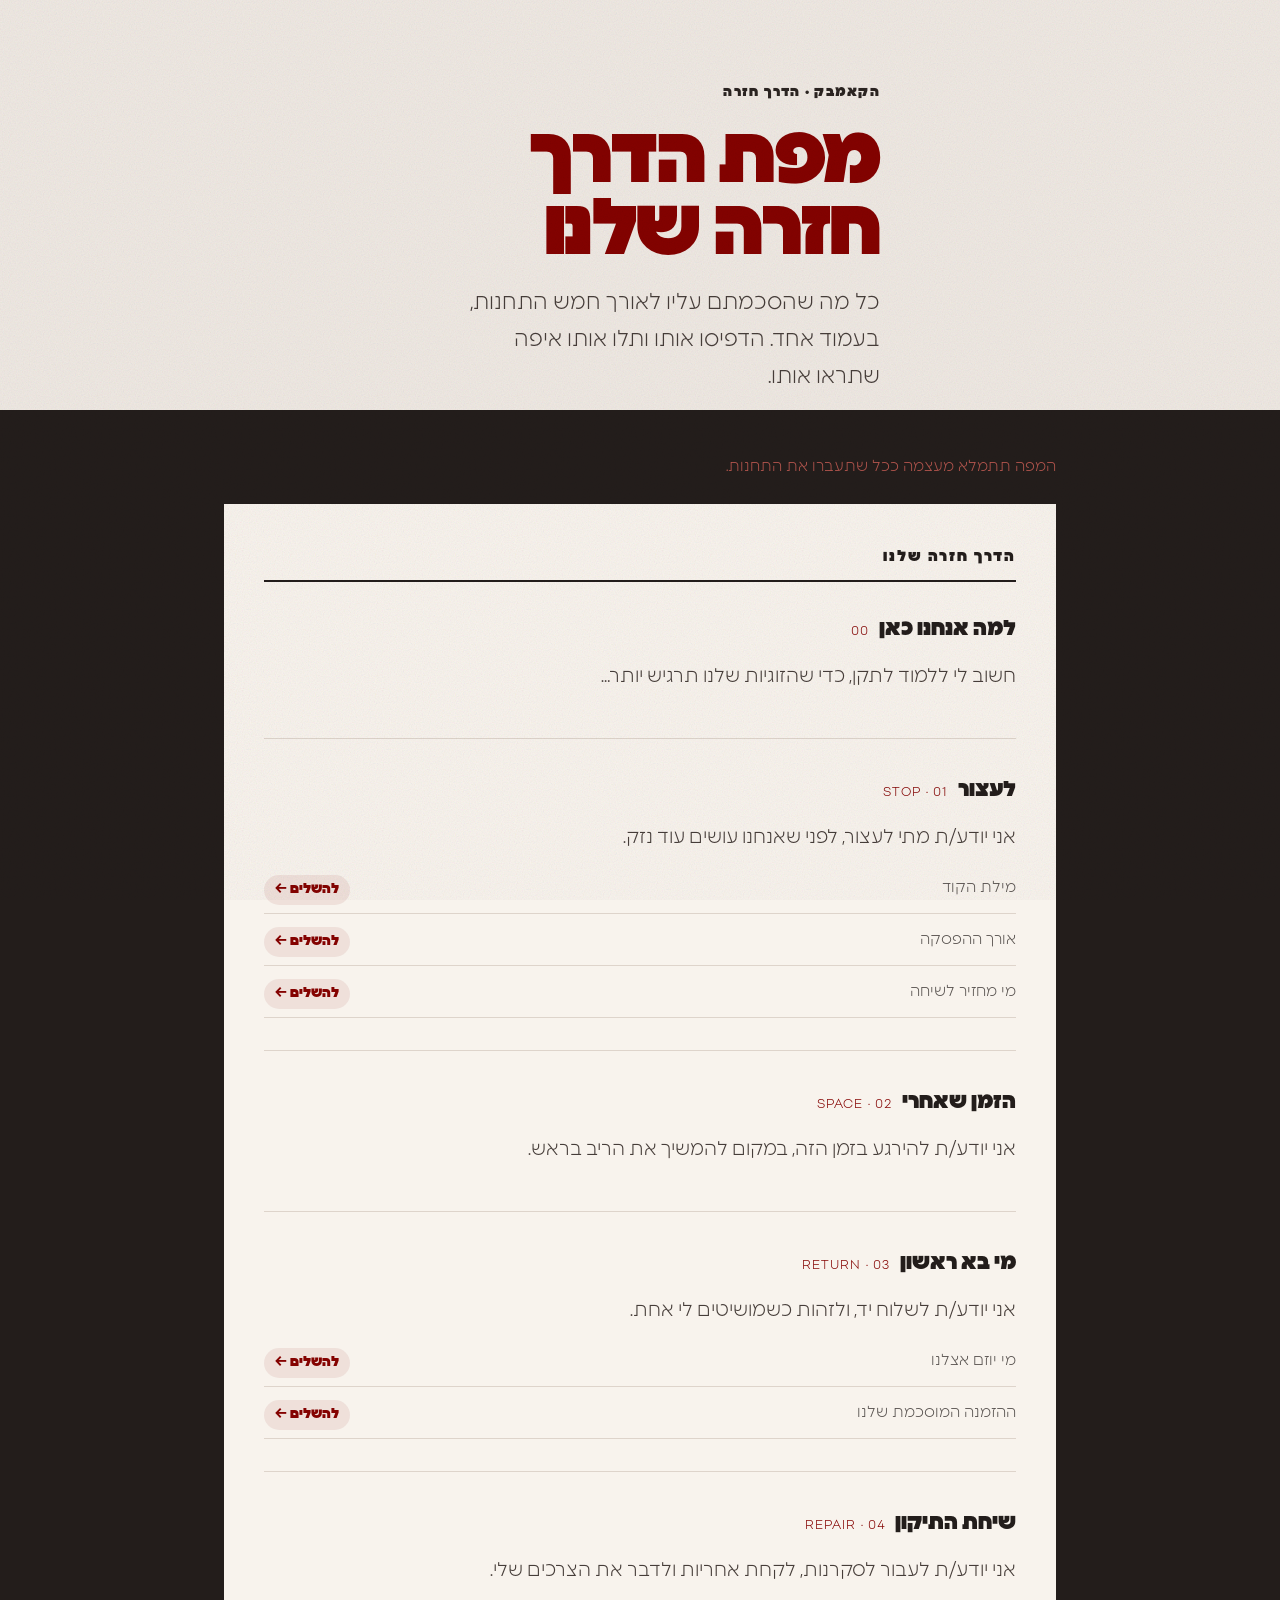
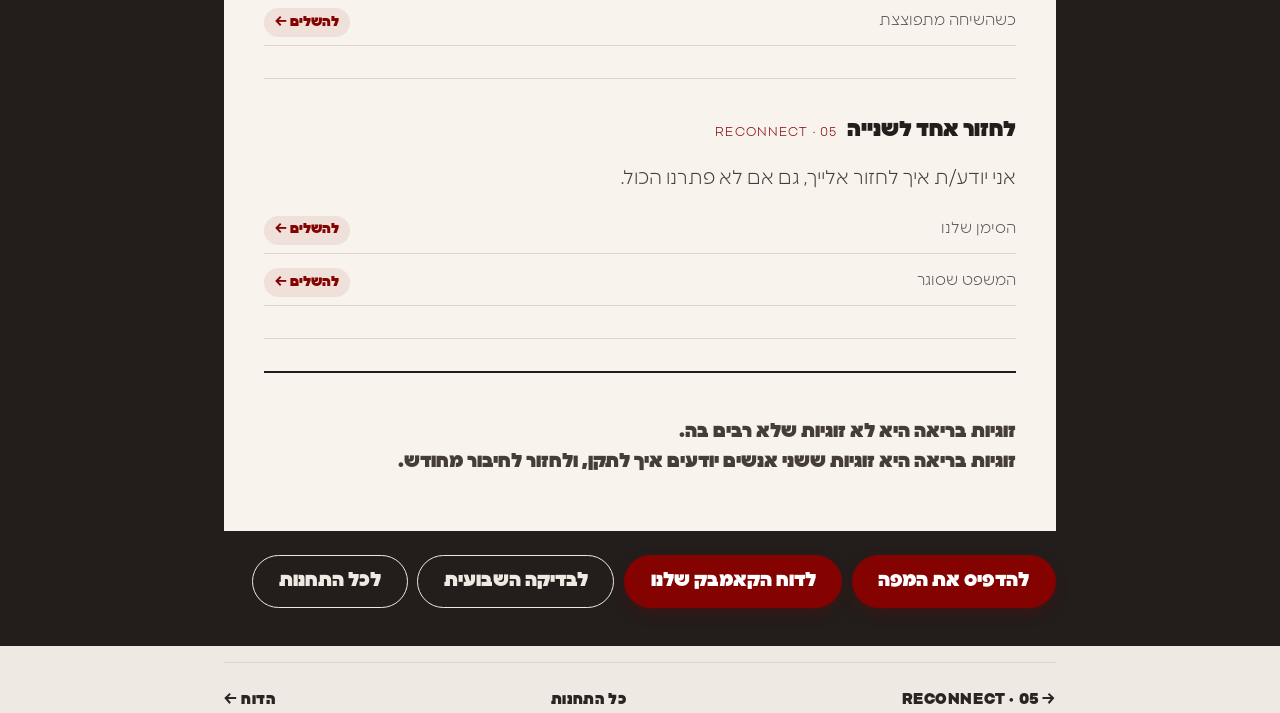
<file: map.html>
<!doctype html>
<html lang="he" dir="rtl">
<head>
<meta charset="utf-8">
<meta name="robots" content="noindex, nofollow">
<meta name="viewport" content="width=device-width, initial-scale=1, viewport-fit=cover">
<title>הקאמבק · מפת הדרך חזרה שלנו</title>
<link rel="stylesheet" href="fonts.css?v=156">
<link rel="stylesheet" href="style.css?v=156">
</head>
<body>

<div id="rail"><i></i></div>

<section id="cover" class="wrap">
  <div class="rv in">
    <div class="eyebrow"><a href="index.html" style="color:inherit;text-decoration:none">הקאמבק · הדרך חזרה</a></div>
    <div class="stop" style="font-size:clamp(2.6rem,11vw,5rem)">מפת הדרך<br>חזרה שלנו</div>
    <p class="sub lead">
      כל מה שהסכמתם עליו לאורך חמש התחנות, בעמוד אחד.
      הדפיסו אותו ותלו אותו איפה שתראו אותו.
    </p>
  </div>
</section>

<section id="cardsec">
  <div class="wrap wide">
    <div class="rv in">
      <p id="maphint" class="tiny" style="color:var(--crimson-soft);margin-bottom:.6rem"></p>
      <div class="card" id="map"></div>
      <div class="btnrow">
        <button class="btn solid" onclick="window.print()">להדפיס את המפה</button>
        <a class="btn solid" href="report.html">לדוח הקאמבק שלנו</a>
        <a class="btn" href="checkin.html">לבדיקה השבועית</a>
        <a class="btn" href="index.html">לכל התחנות</a>
      </div>
    </div>
  </div>
</section>

<div class="wrap wide"><div class="stationnav">
  <a href="station-05.html">→ 05 · RECONNECT</a>
  <a href="index.html">כל התחנות</a>
  <a href="report.html">הדוח ←</a>
</div></div>

<script src="sync.js?v=156"></script>
<script src="map.js?v=156"></script>
</body>
</html>
</file>
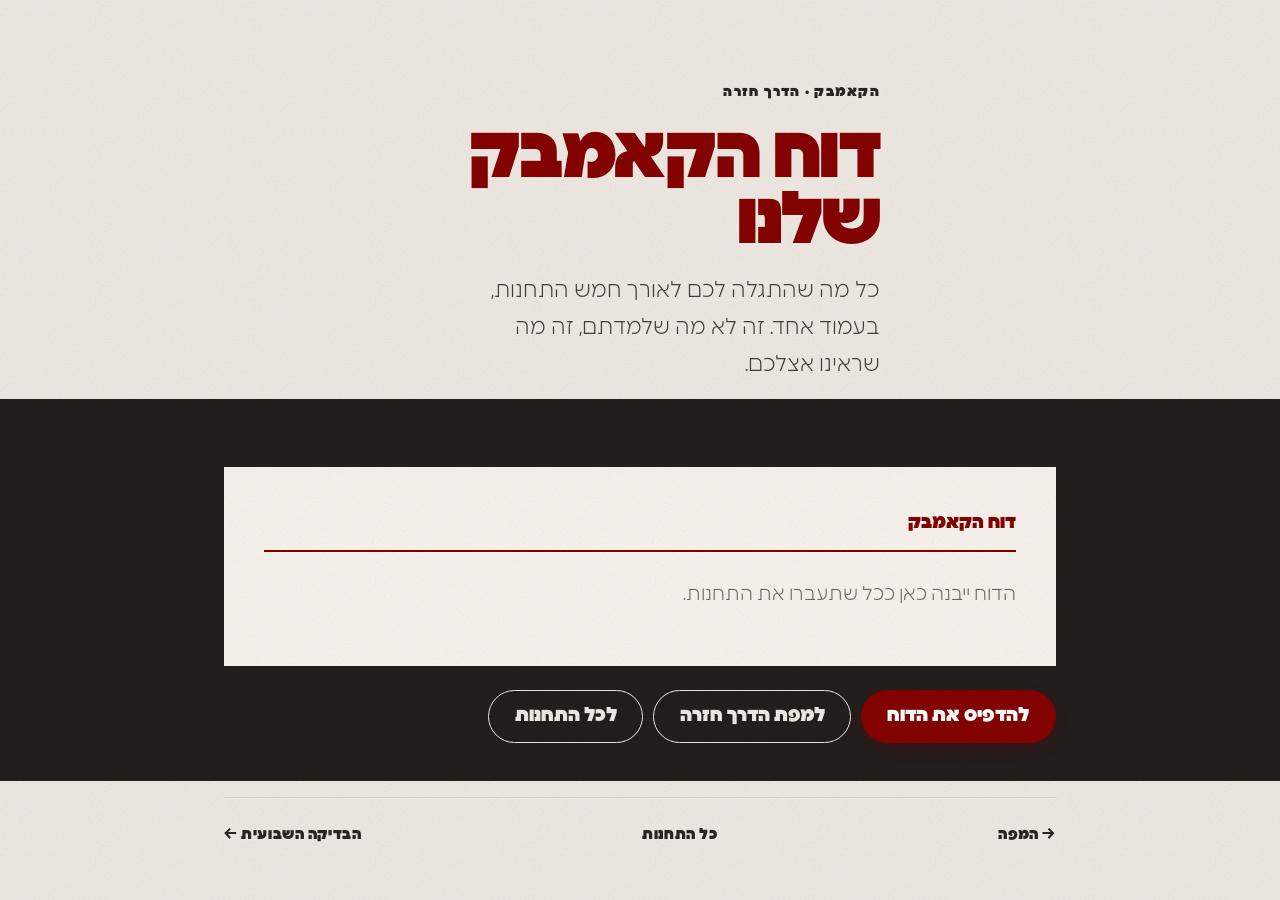
<file: report.html>
<!doctype html>
<html lang="he" dir="rtl">
<head>
<meta charset="utf-8">
<meta name="robots" content="noindex, nofollow">
<meta name="viewport" content="width=device-width, initial-scale=1, viewport-fit=cover">
<title>הקאמבק · דוח הקאמבק שלנו</title>
<link rel="stylesheet" href="fonts.css?v=156">
<link rel="stylesheet" href="style.css?v=156">
</head>
<body>

<section id="cover" class="wrap">
  <div class="rv in">
    <div class="eyebrow"><a href="index.html" style="color:inherit;text-decoration:none">הקאמבק · הדרך חזרה</a></div>
    <div class="stop" style="font-size:clamp(2.4rem,10vw,4.6rem)">דוח הקאמבק<br>שלנו</div>
    <p class="sub lead">
      כל מה שהתגלה לכם לאורך חמש התחנות, בעמוד אחד.
      זה לא מה שלמדתם, זה מה שראינו אצלכם.
    </p>
  </div>
</section>

<section id="cardsec">
  <div class="wrap wide">
    <div class="rv in">
      <div class="card" id="report"></div>
      <div class="btnrow">
        <button class="btn solid" onclick="window.print()">להדפיס את הדוח</button>
        <a class="btn" href="map.html">למפת הדרך חזרה</a>
        <a class="btn" href="index.html">לכל התחנות</a>
      </div>
    </div>
  </div>
</section>

<div class="wrap wide"><div class="stationnav">
  <a href="map.html">→ המפה</a>
  <a href="index.html">כל התחנות</a>
  <a href="checkin.html">הבדיקה השבועית ←</a>
</div></div>

<script>
var CONTENT = {};
function grab(n){
  var o = {};
  for (var k in window) { if (/^[A-Z][A-Z0-9_]*$/.test(k)) { try{ o[k] = window[k]; }catch(e){} } }
  CONTENT[n] = o;
}
</script>
<script src="content-01.js?v=156"></script><script>grab('01')</script>
<script src="content-02.js?v=156"></script><script>grab('02')</script>
<script src="content-03.js?v=156"></script><script>grab('03')</script>
<script src="content-04.js?v=156"></script><script>grab('04')</script>
<script src="content-05.js?v=156"></script><script>grab('05')</script>
<script src="report.js?v=156"></script>
</body>
</html>
</file>
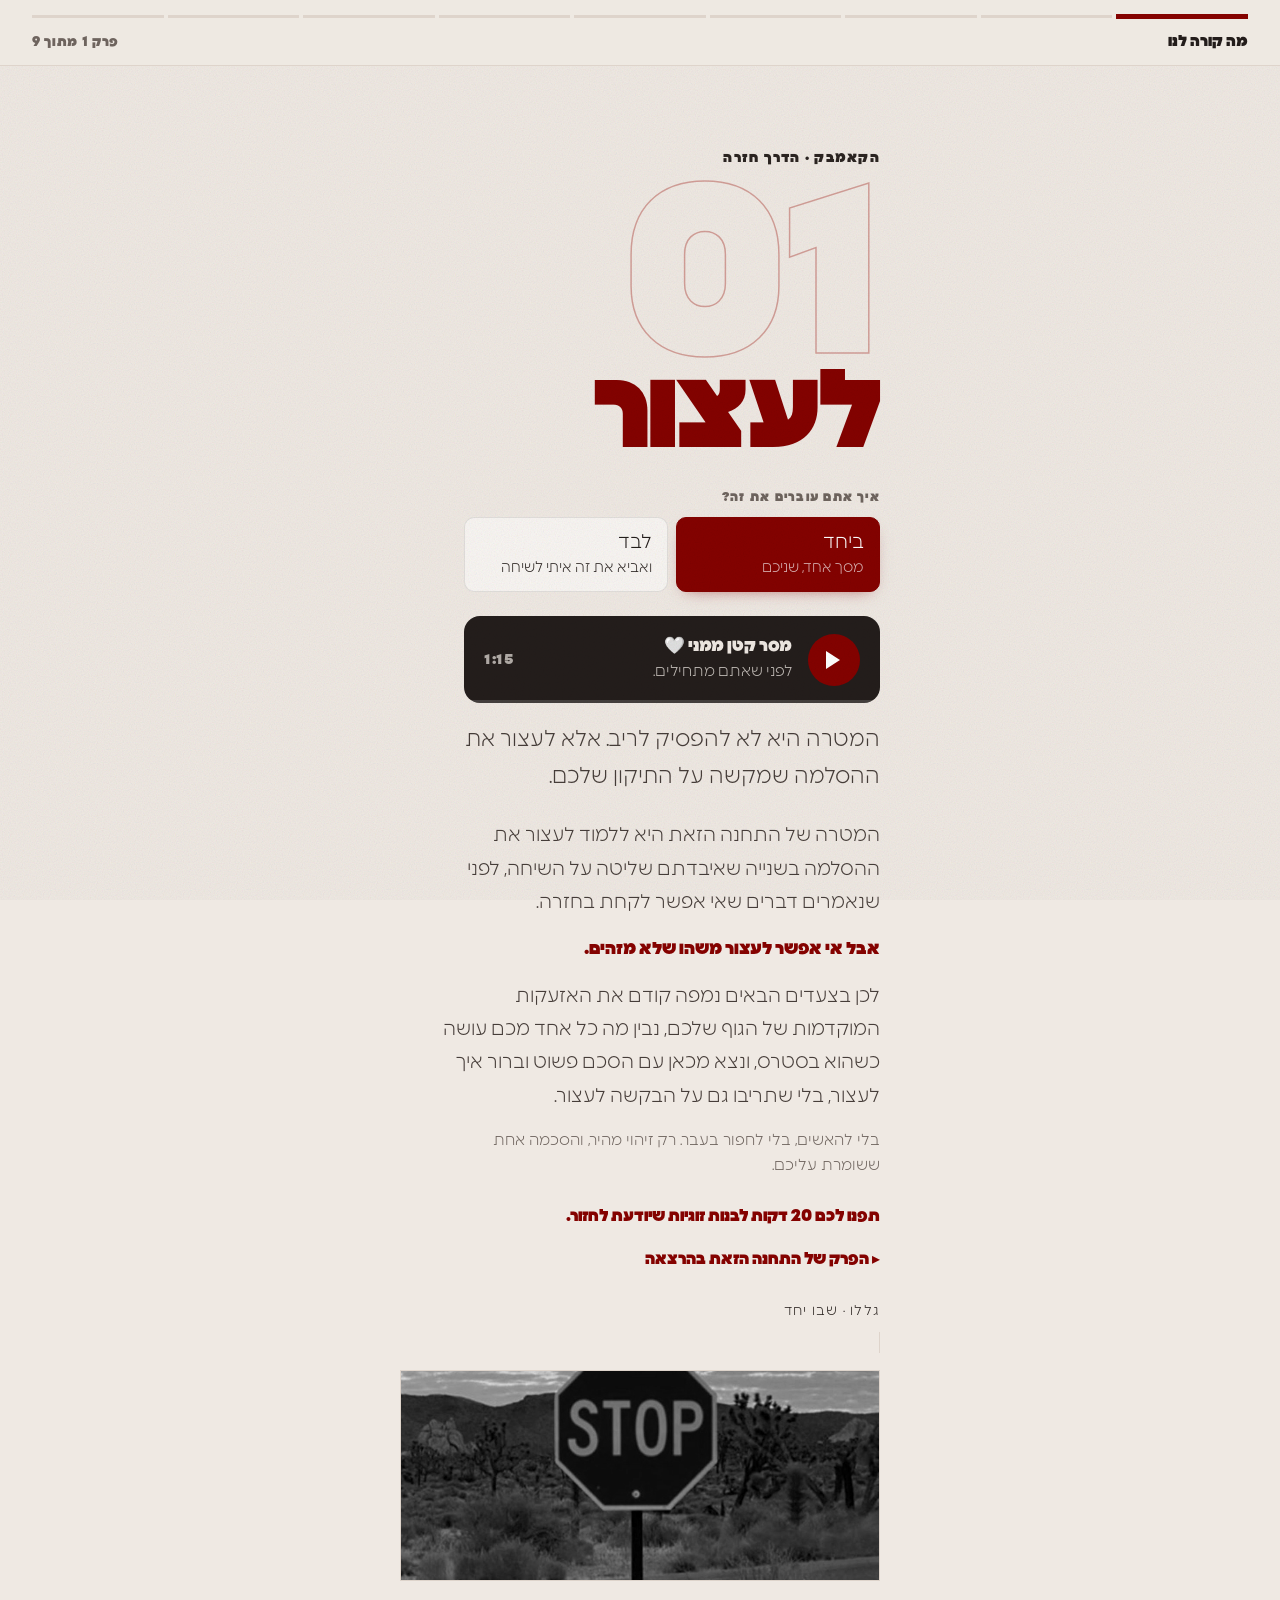
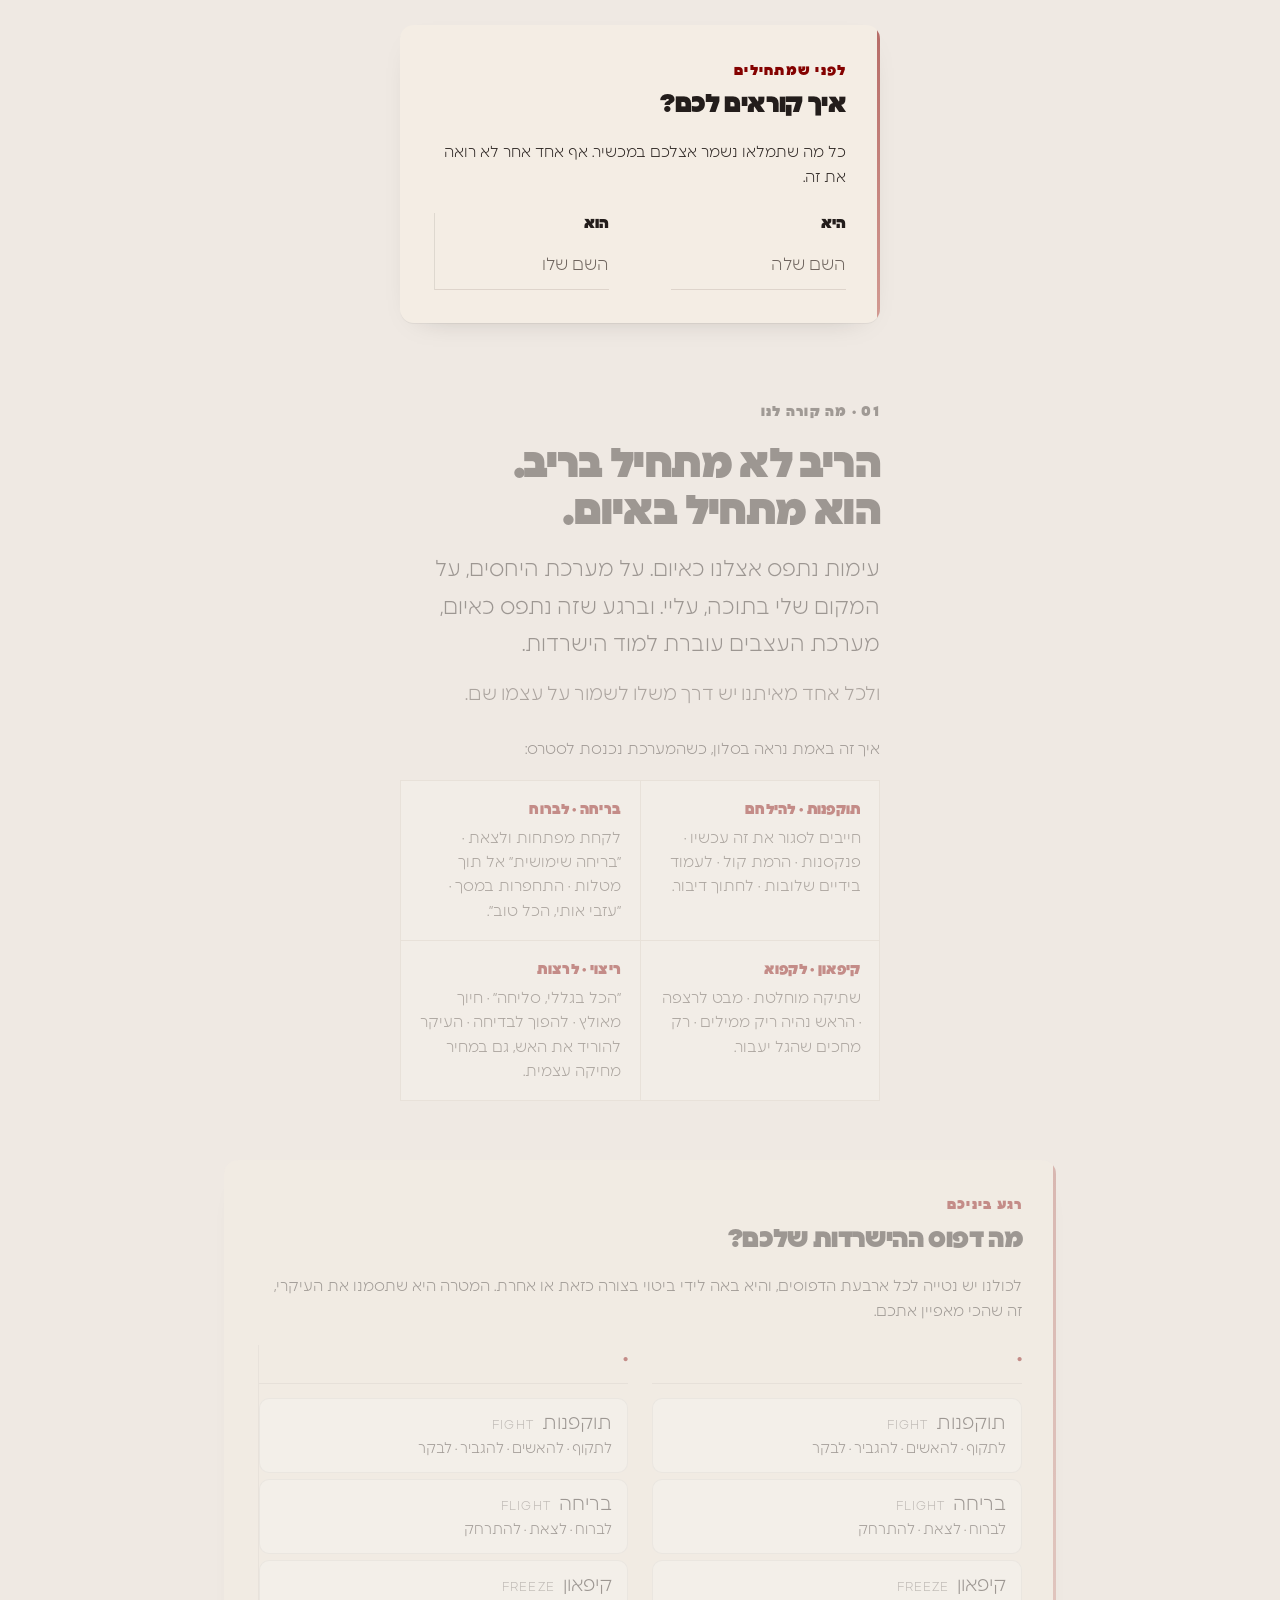
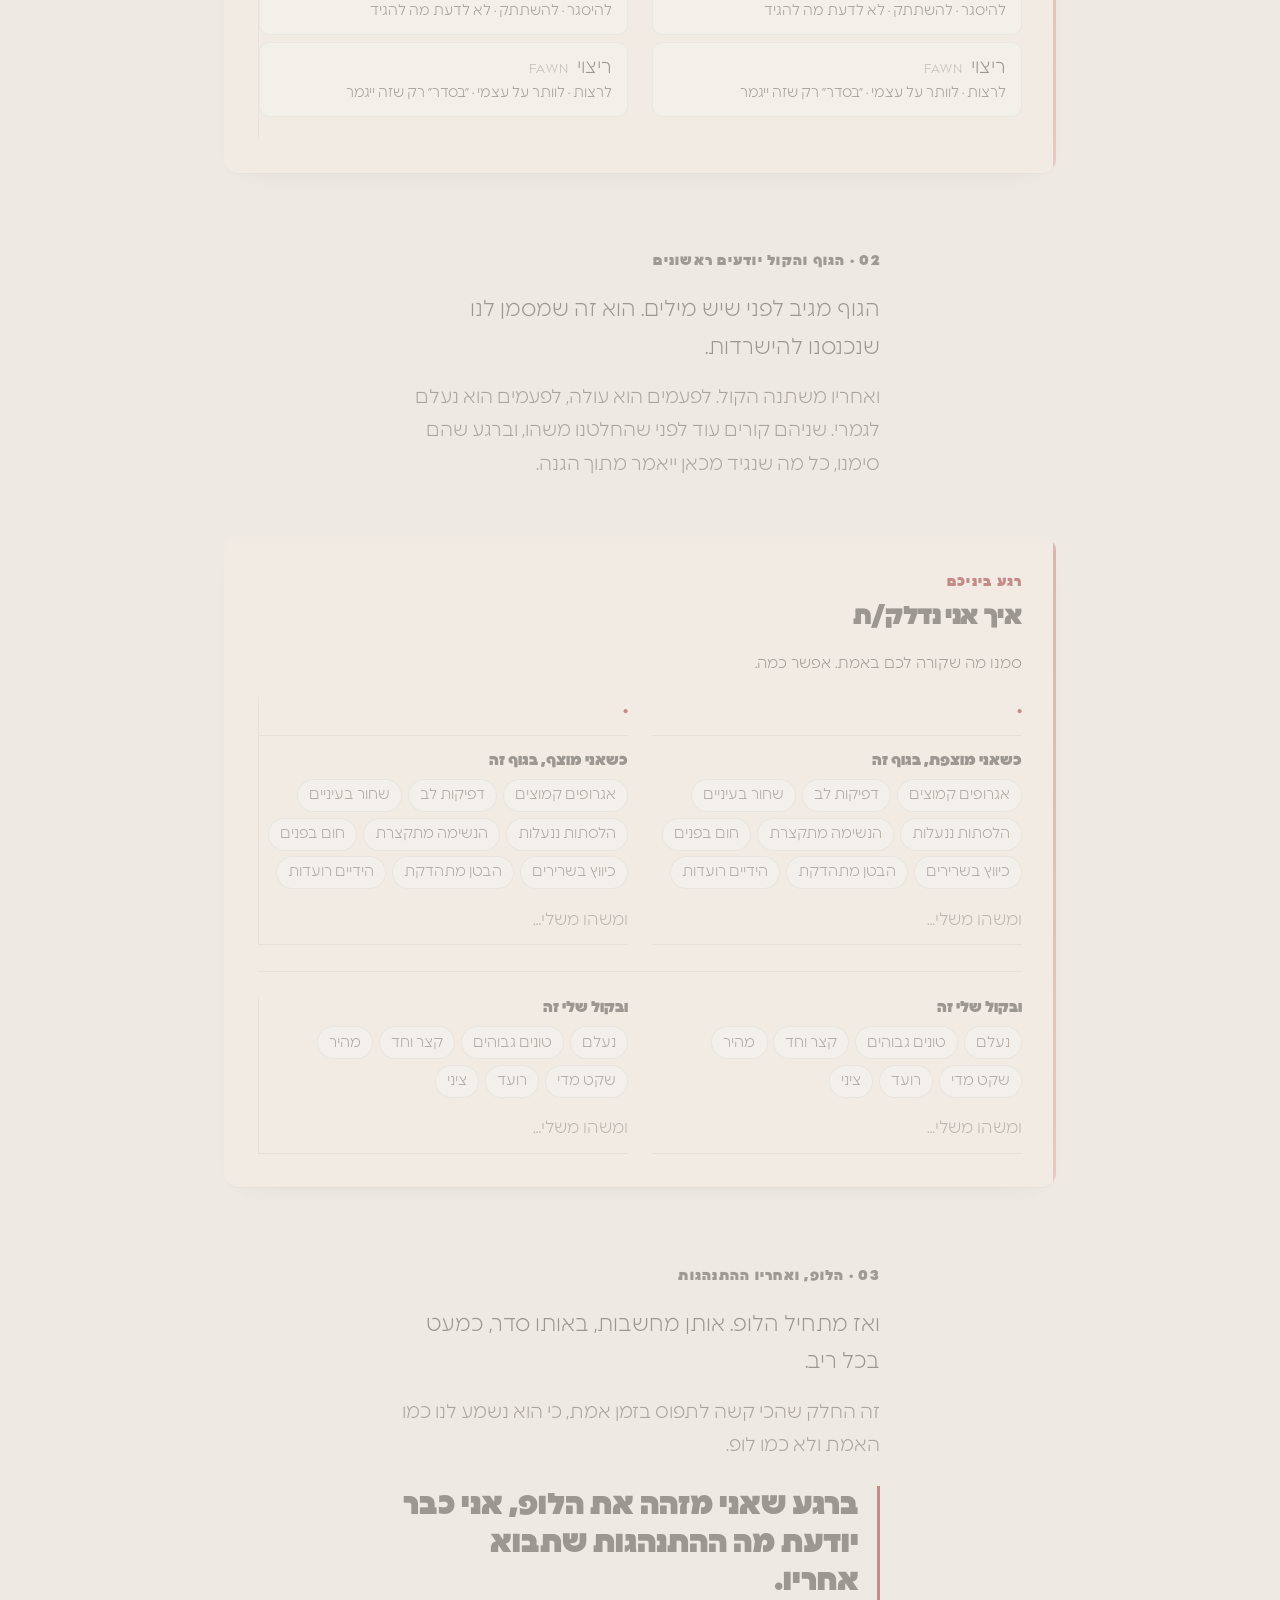
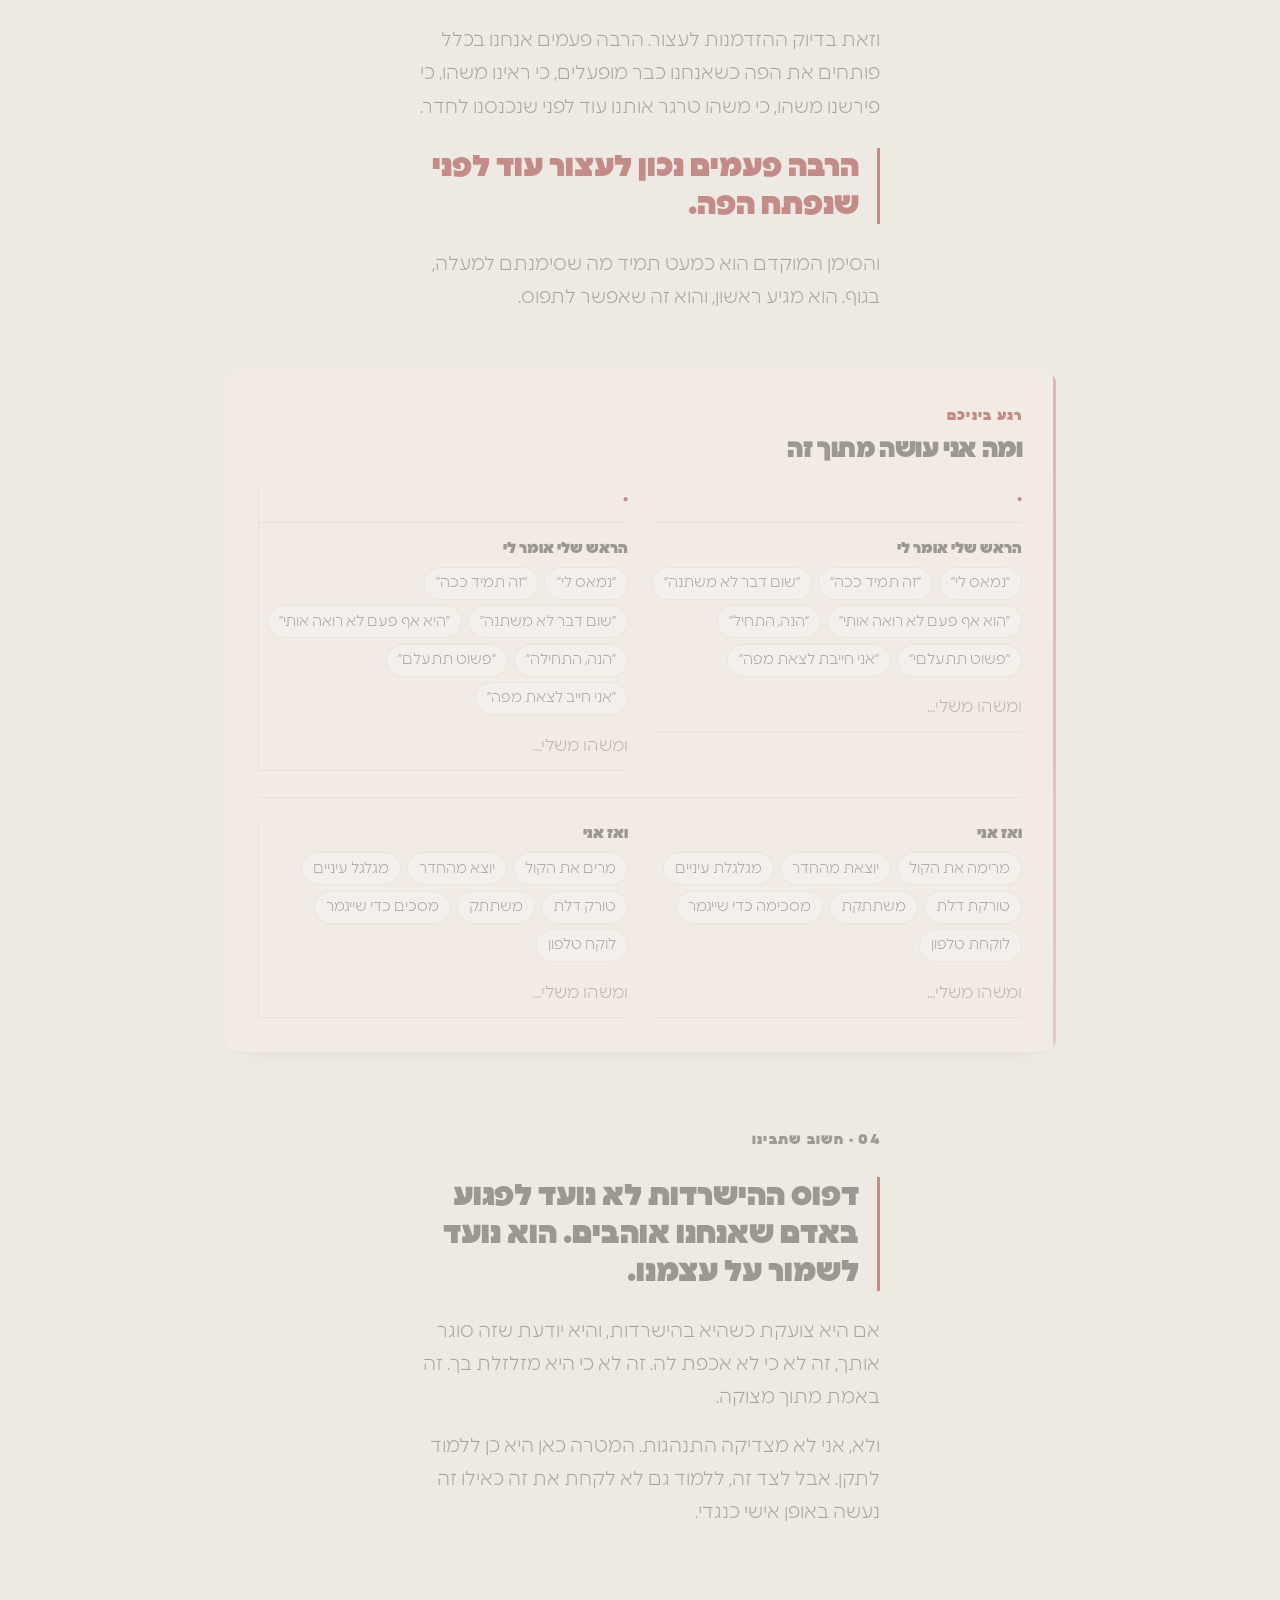
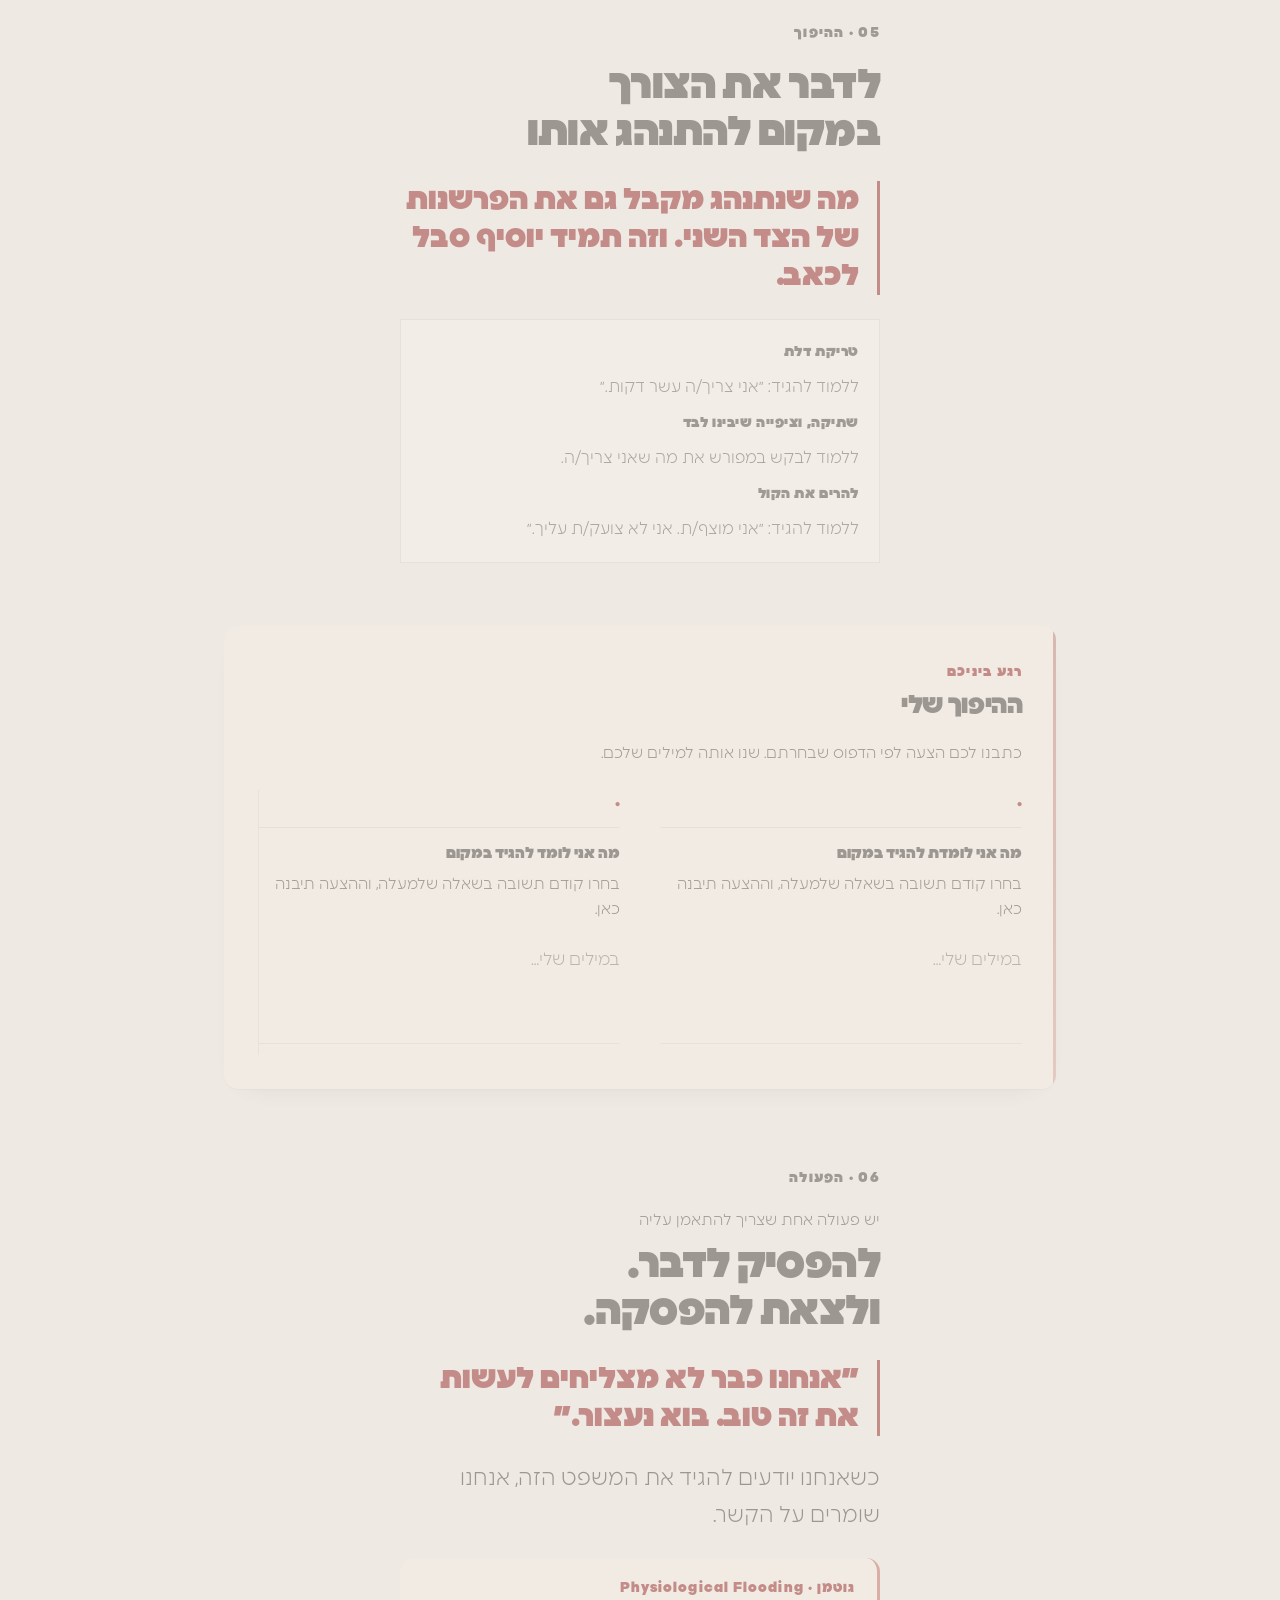
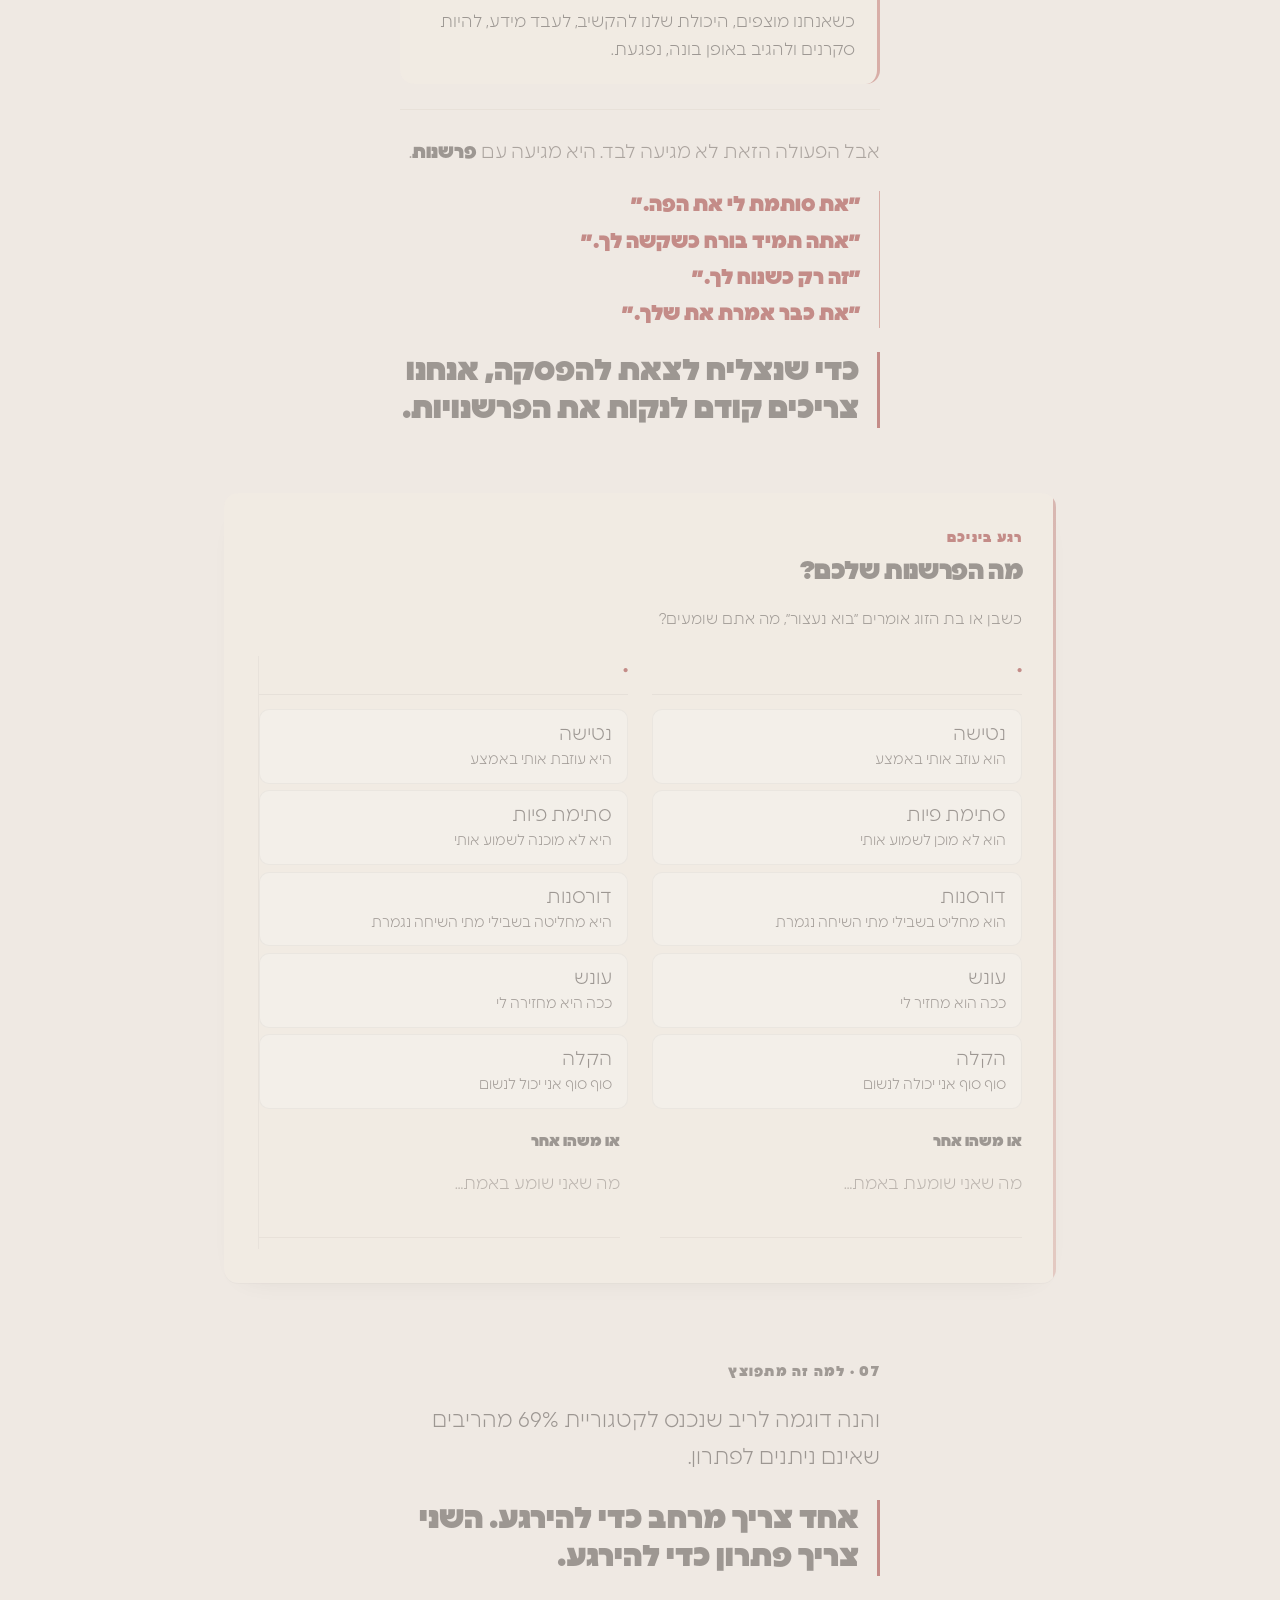
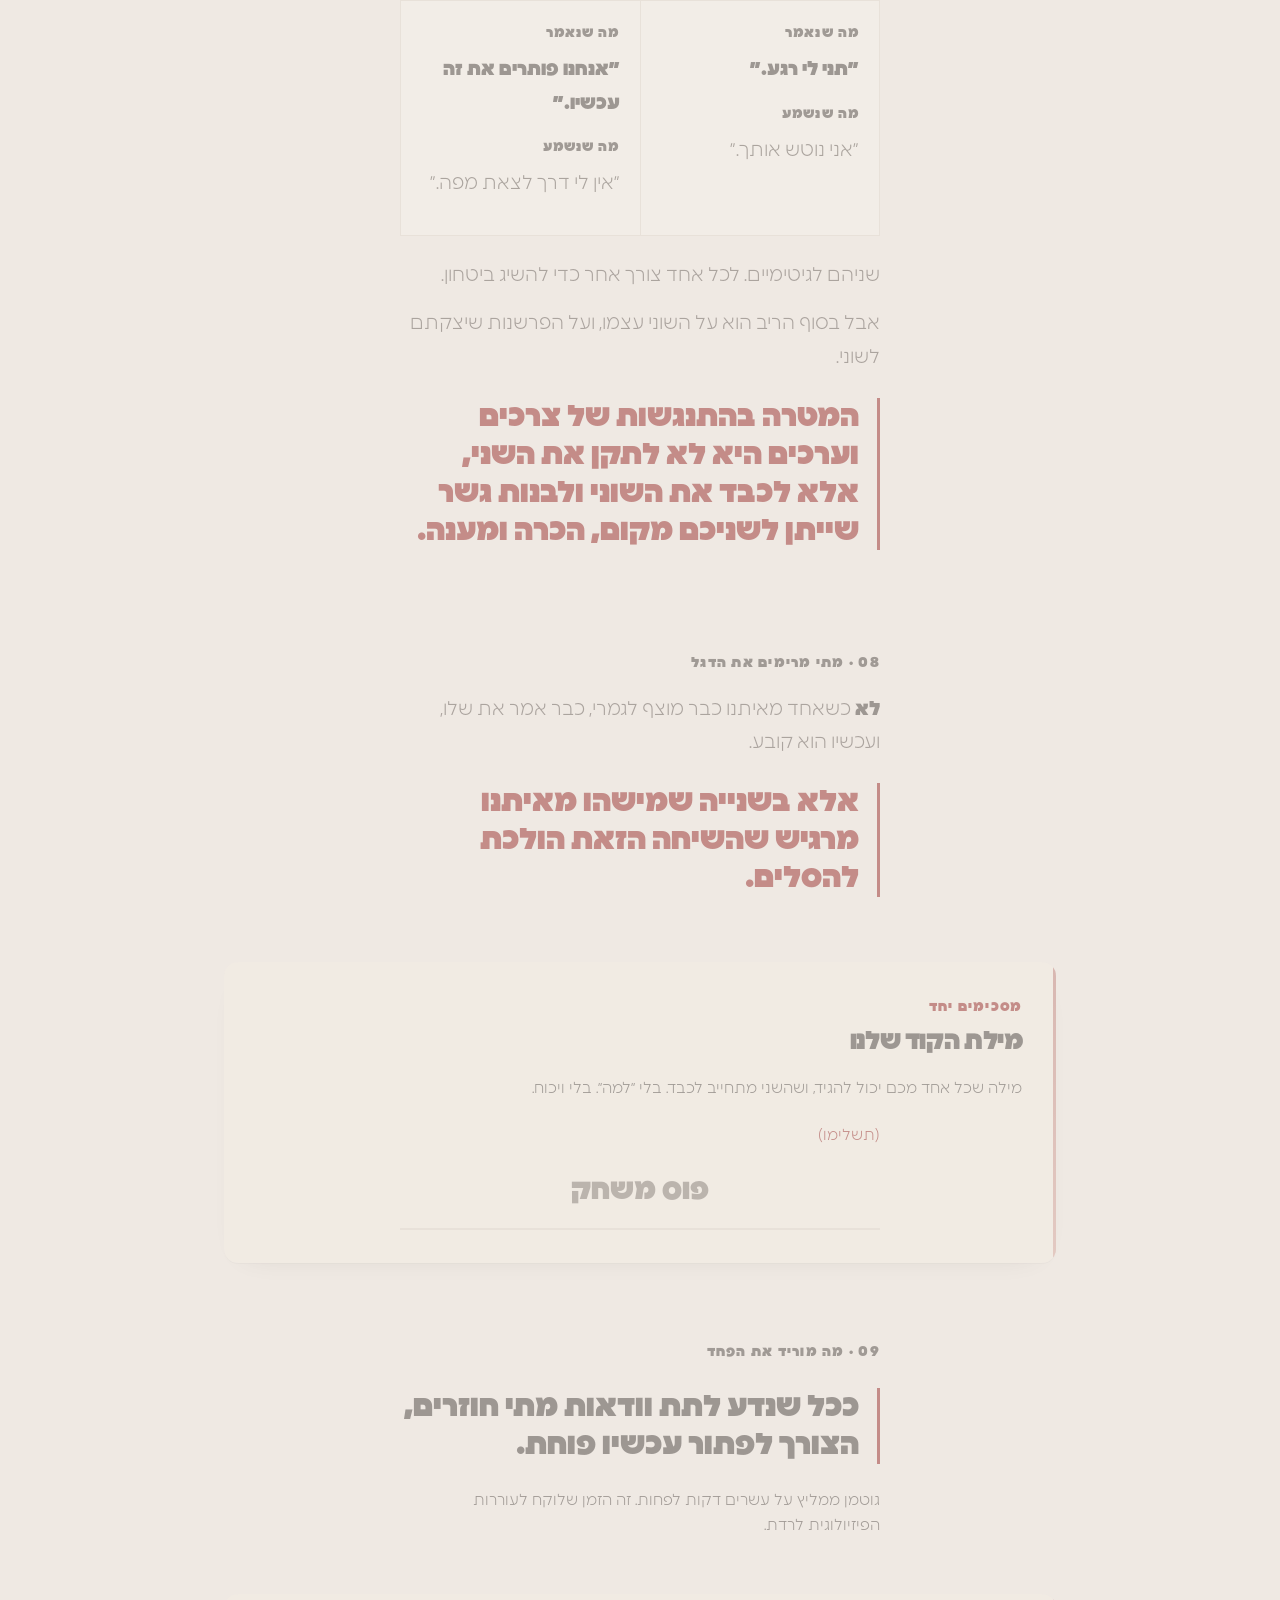
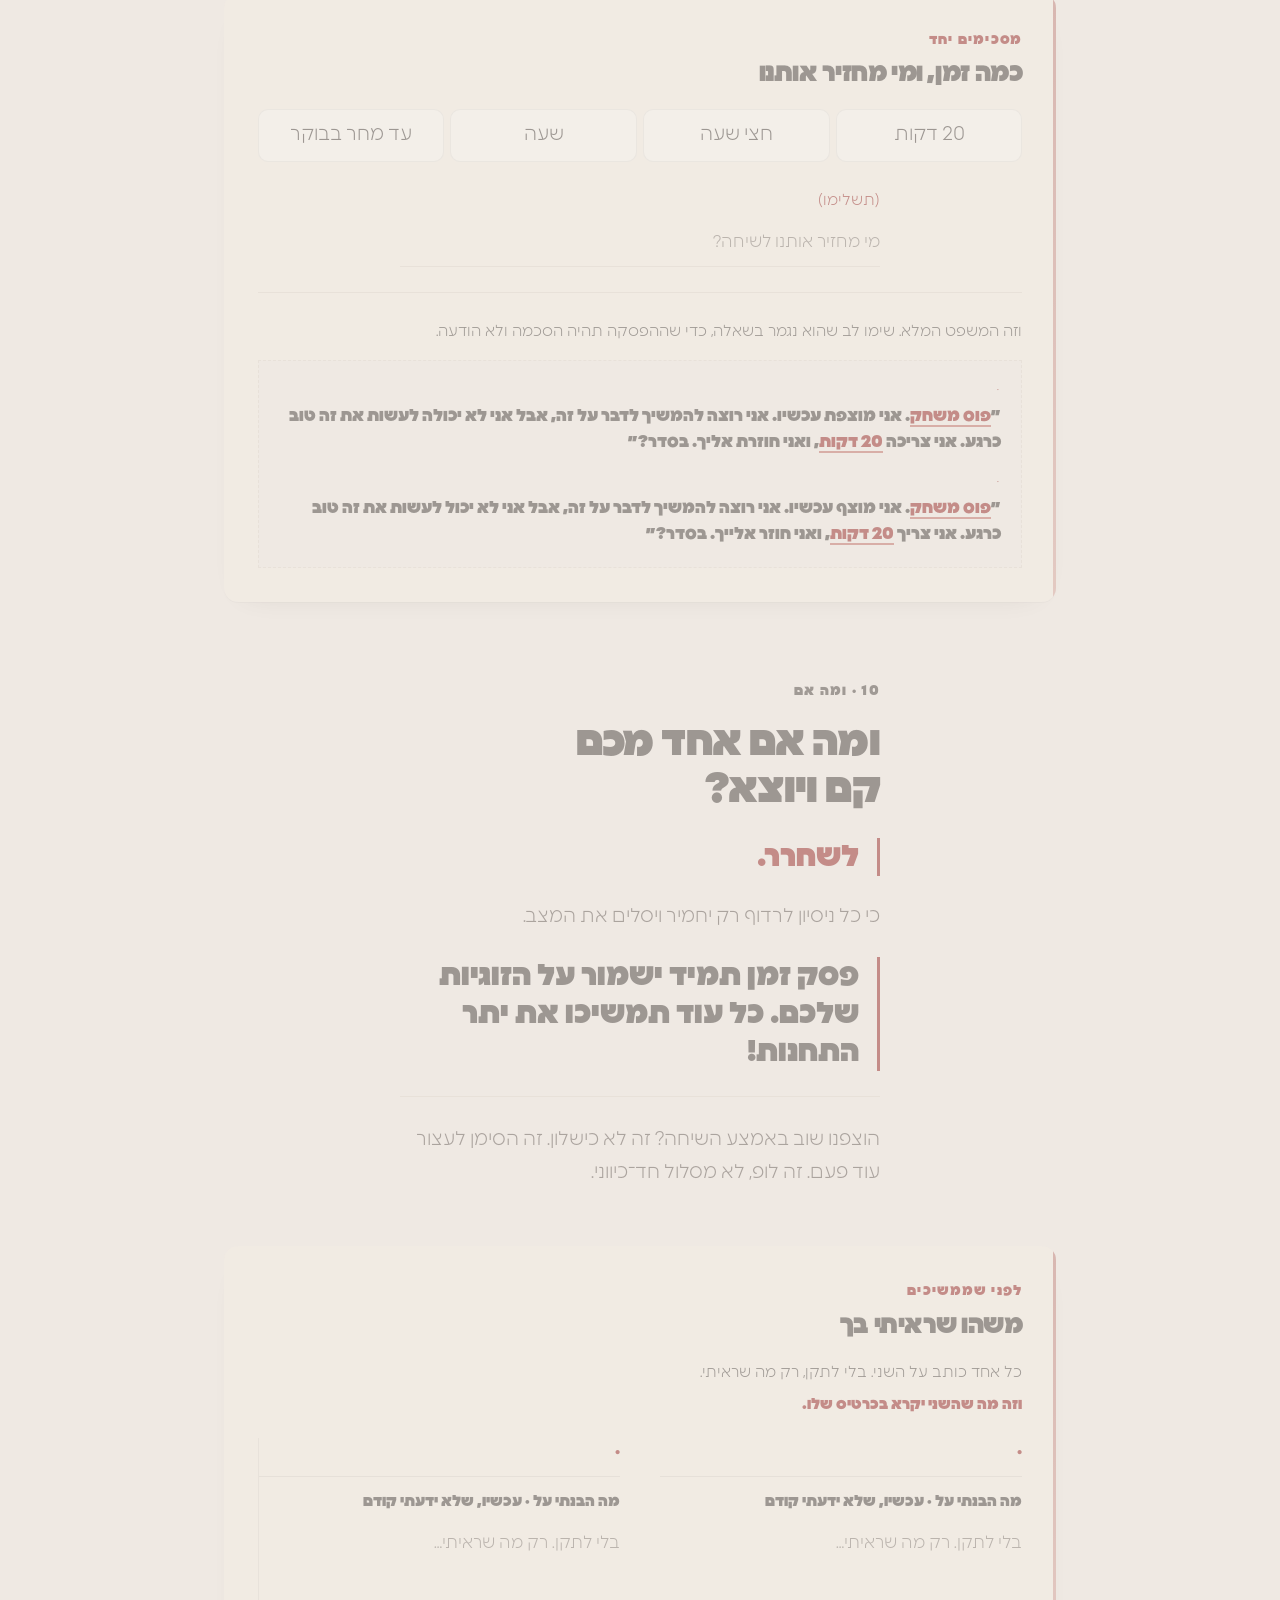
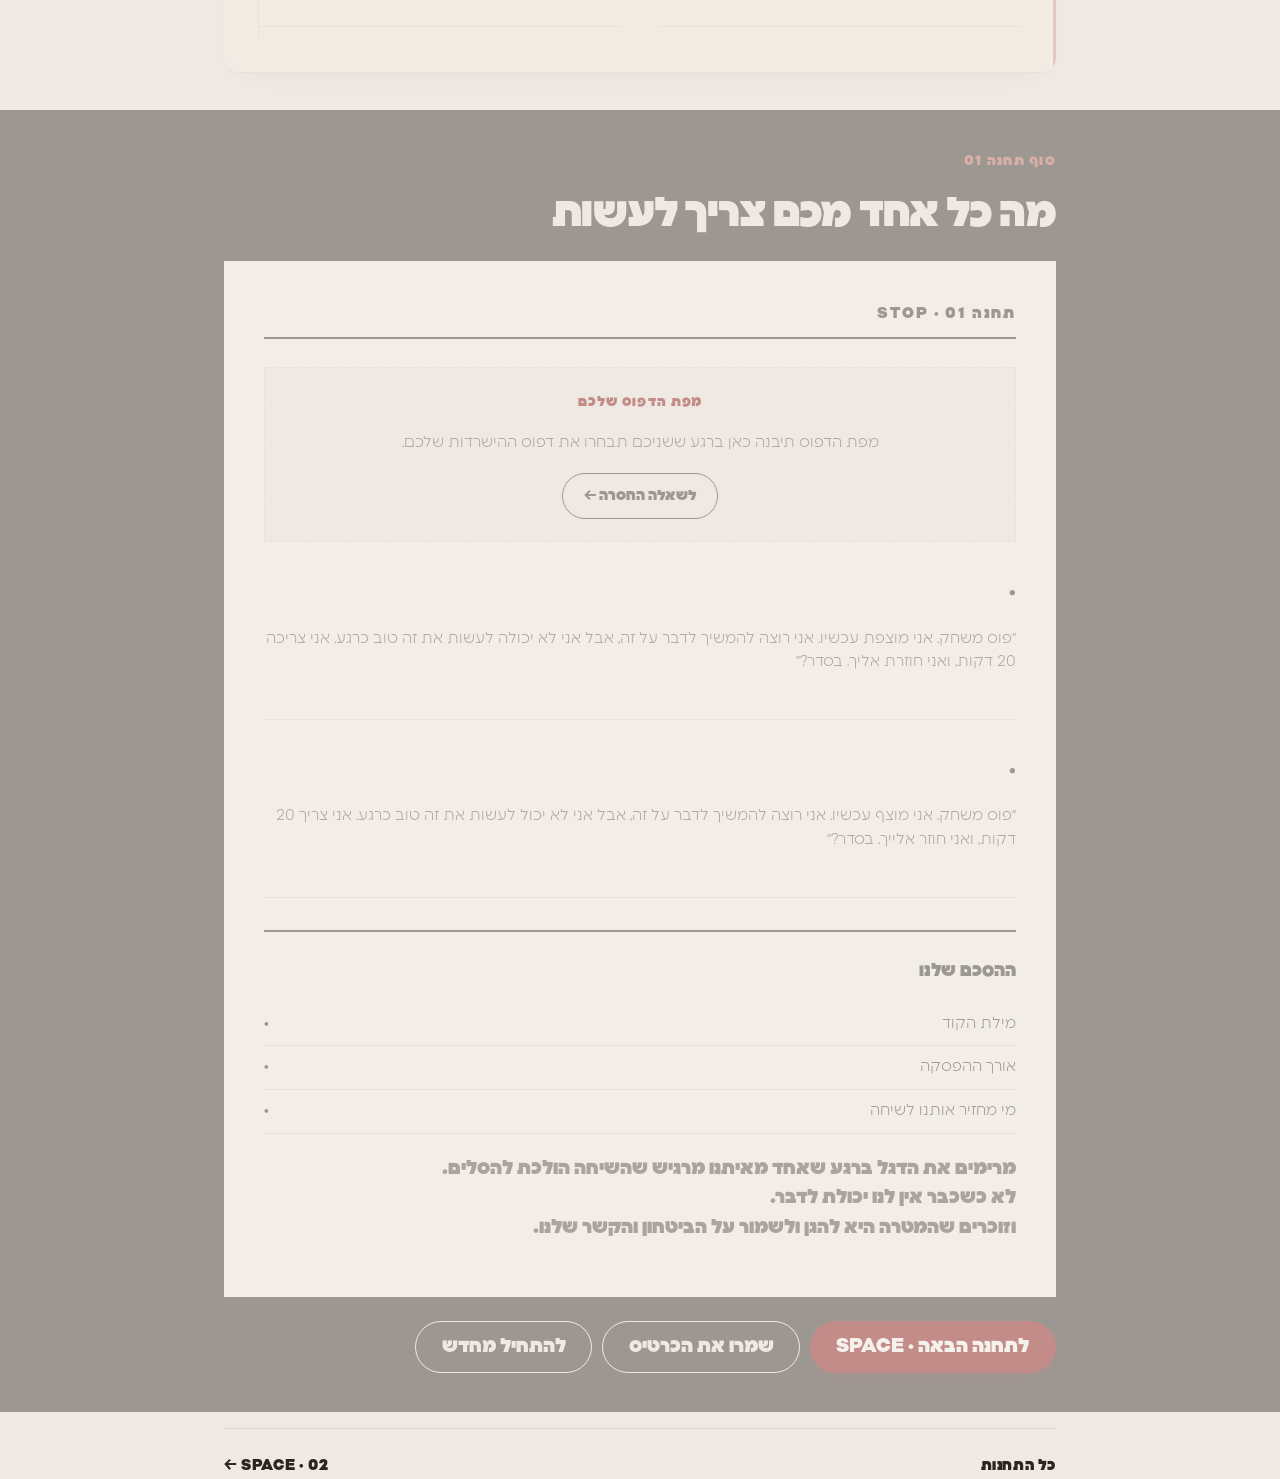
<file: station-01.html>
<!doctype html>
<html lang="he" dir="rtl">
<head>
<meta charset="utf-8">
<meta name="robots" content="noindex, nofollow">
<meta name="viewport" content="width=device-width, initial-scale=1, viewport-fit=cover">
<title>הקאמבק · תחנה 01 · לעצור</title>
<link rel="stylesheet" href="fonts.css?v=156">
<link rel="stylesheet" href="style.css?v=156">
</head>
<body>

<div id="rail"><i></i></div>

<section id="cover" class="wrap">
  <div class="rv in">
    <div class="eyebrow"><a href="index.html" style="color:inherit;text-decoration:none">הקאמבק · הדרך חזרה</a></div>
    <div class="num">01</div>
    <div class="stop">לעצור</div>
    <div id="modepick"></div>
    <div class="listenwrap" data-audio="audio/station-01.mp3" hidden>
      <div class="listen">
        <button type="button" class="playbtn" aria-label="להשמיע"><i></i></button>
        <div class="ltext">
          <b>מסר קטן ממני 🤍</b>
          <span>לפני שאתם מתחילים.</span>
        </div>
        <span class="ltime"></span>
        <div class="lbar"><i></i></div>
      </div>
    </div>
    <p class="sub lead">
      המטרה היא לא להפסיק לריב.
      אלא לעצור את ההסלמה שמקשה על התיקון שלכם.
    </p>
    <div class="coverintro">
      <p>
        המטרה של התחנה הזאת היא ללמוד לעצור את ההסלמה בשנייה שאיבדתם שליטה על השיחה,
        לפני שנאמרים דברים שאי אפשר לקחת בחזרה.
      </p>
      <p class="hi">אבל אי אפשר לעצור משהו שלא מזהים.</p>
      <p>
        לכן בצעדים הבאים נמפה קודם את האזעקות המוקדמות של הגוף שלכם,
        נבין מה כל אחד מכם עושה כשהוא בסטרס,
        ונצא מכאן עם הסכם פשוט וברור איך לעצור, בלי שתריבו גם על הבקשה לעצור.
      </p>
      <p class="tiny">בלי להאשים, בלי לחפור בעבר. רק זיהוי מהיר, והסכמה אחת ששומרת עליכם.</p>
    </div>
    <p class="timehint">תפנו לכם 20 דקות לבנות זוגיות שיודעת לחזור.</p>
    <p class="timehint lechint" style="margin-top:.4rem"><a href="lecture.html?t=1090" style="color:var(--crimson);font-weight:900;text-decoration:none">▸ הפרק של התחנה הזאת בהרצאה</a></p>
    <div class="scroll-hint">גללו · שבו יחד</div>
    <figure class="coverimg"><img src="images/01-stop.jpg" alt="תמרור עצור בכביש ריק" loading="eager" decoding="async"></figure>
  </div>
</section>

<section class="wrap">
  <div class="q rv">
    <div class="eyebrow">לפני שמתחילים</div>
    <h3>איך קוראים לכם?</h3>
    <p class="tiny" style="margin-bottom:1.4rem">כל מה שתמלאו נשמר אצלכם במכשיר. אף אחד אחר לא רואה את זה.</p>
    <div class="pair" id="names"></div>
  </div>
</section>

<div id="gate" class="locked">

<section class="wrap">
  <div class="rv">
    <div class="eyebrow">01 · מה קורה לנו</div>
    <h2>הריב לא מתחיל בריב.<br>הוא מתחיל באיום.</h2>
    <p class="lead">
      עימות נתפס אצלנו כאיום. על מערכת היחסים, על המקום שלי בתוכה, עליי.
      וברגע שזה נתפס כאיום, מערכת העצבים עוברת למוד הישרדות.
    </p>
    <p>ולכל אחד מאיתנו יש דרך משלו לשמור על עצמו שם.</p>
    <p class="tiny" style="margin-top:1.6rem">איך זה באמת נראה בסלון, כשהמערכת נכנסת לסטרס:</p>
    <div class="mirrors">
      <div>
        <b>תוקפנות · להילחם</b>
        <span>חייבים לסגור את זה עכשיו · פנקסנות · הרמת קול · לעמוד בידיים שלובות · לחתוך דיבור.</span>
      </div>
      <div>
        <b>בריחה · לברוח</b>
        <span>לקחת מפתחות ולצאת · ״בריחה שימושית״ אל תוך מטלות · התחפרות במסך · ״עזבי אותי, הכל טוב״.</span>
      </div>
      <div>
        <b>קיפאון · לקפוא</b>
        <span>שתיקה מוחלטת · מבט לרצפה · הראש נהיה ריק ממילים · רק מחכים שהגל יעבור.</span>
      </div>
      <div>
        <b>ריצוי · לרצות</b>
        <span>״הכל בגללי, סליחה״ · חיוך מאולץ · להפוך לבדיחה · העיקר להוריד את האש, גם במחיר מחיקה עצמית.</span>
      </div>
    </div>
  </div>
</section>

<section class="wrap wide">
  <div class="q rv">
    <div class="eyebrow">רגע ביניכם</div>
    <h3>מה דפוס ההישרדות שלכם?</h3>
    <p class="tiny" style="margin-bottom:1.3rem">
      לכולנו יש נטייה לכל ארבעת הדפוסים, והיא באה לידי ביטוי בצורה כזאת או אחרת.
      המטרה היא שתסמנו את העיקרי, זה שהכי מאפיין אתכם.
    </p>
    <div class="pair" data-widget="select" data-field="mode" data-options="MODES"></div>
  </div>
</section>

<section class="wrap">
  <div class="rv">
    <div class="eyebrow">02 · הגוף והקול יודעים ראשונים</div>
    <p class="lead">הגוף מגיב לפני שיש מילים. הוא זה שמסמן לנו שנכנסנו להישרדות.</p>
    <p>
      ואחריו משתנה הקול. לפעמים הוא עולה, לפעמים הוא נעלם לגמרי.
      שניהם קורים עוד לפני שהחלטנו משהו, וברגע שהם סימנו, כל מה שנגיד מכאן ייאמר מתוך הגנה.
    </p>
  </div>
</section>

<section class="wrap wide">
  <div class="q rv">
    <div class="eyebrow">רגע ביניכם</div>
    <h3>איך אני נדלק/ת</h3>
    <p class="tiny" style="margin-bottom:1.3rem">סמנו מה שקורה לכם באמת. אפשר כמה.</p>
    <div class="pair" data-widget="chips" data-field="body" data-options="CHIPS_BODY"
      data-label="כשאני [מוצף/מוצפת], בגוף זה"></div>
    <hr class="rule">
    <div class="pair" data-widget="chips" data-field="voice" data-options="CHIPS_VOICE"
      data-noname="1" data-label="ובקול שלי זה"></div>
  </div>
</section>

<section class="wrap">
  <div class="rv">
    <div class="eyebrow">03 · הלופ, ואחריו ההתנהגות</div>
    <p class="lead">ואז מתחיל הלופ. אותן מחשבות, באותו סדר, כמעט בכל ריב.</p>
    <p>זה החלק שהכי קשה לתפוס בזמן אמת, כי הוא נשמע לנו כמו האמת ולא כמו לופ.</p>
    <p class="pull">ברגע שאני מזהה את הלופ, אני כבר יודעת מה ההתנהגות שתבוא אחריו.</p>
    <p>
      וזאת בדיוק ההזדמנות לעצור. הרבה פעמים אנחנו בכלל פותחים את הפה כשאנחנו כבר מופעלים,
      כי ראינו משהו, כי פירשנו משהו, כי משהו טרגר אותנו עוד לפני שנכנסנו לחדר.
    </p>
    <p class="pull red">הרבה פעמים נכון לעצור עוד לפני שנפתח הפה.</p>
    <p>והסימן המוקדם הוא כמעט תמיד מה שסימנתם למעלה, בגוף. הוא מגיע ראשון, והוא זה שאפשר לתפוס.</p>
  </div>
</section>

<section class="wrap wide">
  <div class="q rv">
    <div class="eyebrow">רגע ביניכם</div>
    <h3>ומה אני עושה מתוך זה</h3>
    <div class="pair" data-widget="chips" data-field="mind" data-options="CHIPS_MIND"
      data-label="הראש שלי אומר לי"></div>
    <hr class="rule">
    <div class="pair" data-widget="chips" data-field="behavior" data-options="CHIPS_BEHAVIOR"
      data-noname="1" data-label="ואז אני"></div>
  </div>
</section>

<section class="wrap">
  <div class="rv">
    <div class="eyebrow">04 · חשוב שתבינו</div>
    <p class="pull">דפוס ההישרדות לא נועד לפגוע באדם שאנחנו אוהבים. הוא נועד לשמור על עצמנו.</p>
    <p>
      אם היא צועקת כשהיא בהישרדות, והיא יודעת שזה סוגר אותך, זה לא כי לא אכפת לה.
      זה לא כי היא מזלזלת בך. זה באמת מתוך מצוקה.
    </p>
    <p>
      ולא, אני לא מצדיקה התנהגות. המטרה כאן היא כן ללמוד לתקן.
      אבל לצד זה, ללמוד גם לא לקחת את זה כאילו זה נעשה באופן אישי כנגדי.
    </p>
  </div>
</section>

<section class="wrap">
  <div class="rv">
    <div class="eyebrow">05 · ההיפוך</div>
    <h2>לדבר את הצורך<br>במקום להתנהג אותו</h2>
    <p class="pull red">מה שנתנהג מקבל גם את הפרשנות של הצד השני. וזה תמיד יוסיף סבל לכאב.</p>
    <div class="sides" style="grid-template-columns:1fr">
      <div class="side">
        <dl>
          <dt>טריקת דלת</dt><dd>ללמוד להגיד: ״אני צריך/ה עשר דקות.״</dd>
          <dt>שתיקה, וציפייה שיבינו לבד</dt><dd>ללמוד לבקש במפורש את מה שאני צריך/ה.</dd>
          <dt>להרים את הקול</dt><dd>ללמוד להגיד: ״אני מוצף/ת. אני לא צועק/ת עליך.״</dd>
        </dl>
      </div>
    </div>
  </div>
</section>

<section class="wrap wide">
  <div class="q rv">
    <div class="eyebrow">רגע ביניכם</div>
    <h3>ההיפוך שלי</h3>
    <p class="tiny" style="margin-bottom:1.5rem">כתבנו לכם הצעה לפי הדפוס שבחרתם. שנו אותה למילים שלכם.</p>
    <div class="pair" data-widget="suggest" data-field="flip" data-bank="BANK_FLIP" data-key="mode" data-options="MODES"
      data-label="מה אני [לומד/לומדת] להגיד במקום"></div>
  </div>
</section>

<section class="wrap">
  <div class="rv">
    <div class="eyebrow">06 · הפעולה</div>
    <p class="tiny" style="margin-bottom:.6rem">יש פעולה אחת שצריך להתאמן עליה</p>
    <h2>להפסיק לדבר.<br>ולצאת להפסקה.</h2>
    <p class="pull red">״אנחנו כבר לא מצליחים לעשות את זה טוב. בוא נעצור.״</p>
    <p class="lead">כשאנחנו יודעים להגיד את המשפט הזה, אנחנו שומרים על הקשר.</p>
    <div class="research">
      <div class="rlabel">גוטמן · Physiological Flooding</div>
      <p>כשאנחנו מוצפים, היכולת שלנו להקשיב, לעבד מידע, להיות סקרנים ולהגיב באופן בונה, נפגעת.</p>
    </div>
    <hr class="rule">
    <p>אבל הפעולה הזאת לא מגיעה לבד. היא מגיעה עם <em>פרשנות</em>.</p>
    <div class="voices">
      <p>״את סותמת לי את הפה.״</p>
      <p>״אתה תמיד בורח כשקשה לך.״</p>
      <p>״זה רק כשנוח לך.״</p>
      <p>״את כבר אמרת את שלך.״</p>
    </div>
    <p class="pull">כדי שנצליח לצאת להפסקה, אנחנו צריכים קודם לנקות את הפרשנויות.</p>
  </div>
</section>

<section class="wrap wide">
  <div class="q rv">
    <div class="eyebrow">רגע ביניכם</div>
    <h3>מה הפרשנות שלכם?</h3>
    <p class="tiny" style="margin-bottom:1.5rem">כשבן או בת הזוג אומרים ״בוא נעצור״, מה אתם שומעים?</p>
    <div class="pair" data-widget="select" data-field="interp" data-options="INTERPRETATIONS"></div>
    <div class="pair" data-widget="text" data-field="interpFree" data-rows="2" data-noname="1"
      data-label="או משהו אחר" data-ph="מה שאני [שומע/שומעת] באמת…"></div>
  </div>
</section>

<section class="wrap">
  <div class="rv">
    <div class="eyebrow">07 · למה זה מתפוצץ</div>
    <p class="lead">והנה דוגמה לריב שנכנס לקטגוריית 69% מהריבים שאינם ניתנים לפתרון.</p>
    <p class="pull">אחד צריך <em>מרחב</em> כדי להירגע. השני צריך <em>פתרון</em> כדי להירגע.</p>
    <div class="vs">
      <div><div class="lbl">מה שנאמר</div><p class="yes">״תני לי רגע.״</p><div class="lbl" style="margin-top:.8rem">מה שנשמע</div><p>״אני נוטש אותך.״</p></div>
      <div><div class="lbl">מה שנאמר</div><p class="yes">״אנחנו פותרים את זה עכשיו.״</p><div class="lbl" style="margin-top:.8rem">מה שנשמע</div><p>״אין לי דרך לצאת מפה.״</p></div>
    </div>
    <p>שניהם לגיטימיים. לכל אחד צורך אחר כדי להשיג ביטחון.</p>
    <p>אבל בסוף הריב הוא על השוני עצמו, ועל הפרשנות שיצקתם לשוני.</p>
    <p class="pull red">המטרה בהתנגשות של צרכים וערכים היא לא לתקן את השני, אלא לכבד את השוני ולבנות גשר שייתן לשניכם מקום, הכרה ומענה.</p>
  </div>
</section>

<section class="wrap">
  <div class="rv">
    <div class="eyebrow">08 · מתי מרימים את הדגל</div>
    <p><em>לא</em> כשאחד מאיתנו כבר מוצף לגמרי, כבר אמר את שלו, ועכשיו הוא קובע.</p>
    <p class="pull red">אלא בשנייה שמישהו מאיתנו מרגיש שהשיחה הזאת הולכת להסלים.</p>
  </div>
</section>

<section class="wrap wide">
  <div class="q rv">
    <div class="eyebrow">מסכימים יחד</div>
    <h3>מילת הקוד שלנו</h3>
    <p class="tiny" style="margin-bottom:1.5rem">
      מילה שכל אחד מכם יכול להגיד, ושהשני מתחייב לכבד. בלי ״למה״. בלי ויכוח.
    </p>
    <div data-widget="stext" data-field="code" data-big="1" data-ph="פוס משחק"></div>
  </div>
</section>

<section class="wrap">
  <div class="rv">
    <div class="eyebrow">09 · מה מוריד את הפחד</div>
    <p class="pull">ככל שנדע לתת וודאות מתי חוזרים, הצורך לפתור עכשיו פוחת.</p>
    <p class="tiny">גוטמן ממליץ על עשרים דקות לפחות. זה הזמן שלוקח לעוררות הפיזיולוגית לרדת.</p>
  </div>
</section>

<section class="wrap wide">
  <div class="q rv">
    <div class="eyebrow">מסכימים יחד</div>
    <h3>כמה זמן, ומי מחזיר אותנו</h3>
    <div data-widget="schoice" data-field="duration" data-options="DURATIONS" style="margin-bottom:1.75rem"></div>
    <div data-widget="stext" data-field="whoreturns" data-ph="מי מחזיר אותנו לשיחה?"></div>
    <hr class="rule">
    <p class="tiny" style="margin-bottom:1rem">
      וזה המשפט המלא. שימו לב שהוא נגמר בשאלה, כדי שההפסקה תהיה הסכמה ולא הודעה.
    </p>
    <div data-widget="assembled" data-template="FULL_LINE"></div>
  </div>
</section>

<section class="wrap">
  <div class="rv">
    <div class="eyebrow">10 · ומה אם</div>
    <h2>ומה אם אחד מכם<br>קם ויוצא?</h2>
    <p class="pull red">לשחרר.</p>
    <p>כי כל ניסיון לרדוף רק יחמיר ויסלים את המצב.</p>
    <p class="pull">פסק זמן תמיד ישמור על הזוגיות שלכם. כל עוד תמשיכו את יתר התחנות!</p>
    <hr class="rule">
    <p>הוצפנו שוב באמצע השיחה? זה לא כישלון. זה הסימן לעצור עוד פעם. זה לופ, לא מסלול חד־כיווני.</p>
  </div>
</section>

<section class="wrap wide">
  <div class="q rv">
    <div class="eyebrow">לפני שממשיכים</div>
    <h3>משהו שראיתי בך</h3>
    <p class="tiny" style="margin-bottom:1.3rem">
      כל אחד כותב על השני. בלי לתקן, רק מה שראיתי.
      <b class="willread">וזה מה שהשני יקרא בכרטיס שלו.</b>
    </p>
    <div class="pair" data-widget="text" data-field="learnedYou" data-rows="3"
      data-label="מה הבנתי על {שני} עכשיו, שלא ידעתי קודם" data-ph="בלי לתקן. רק מה שראיתי…"></div>
  </div>
</section>

<section id="cardsec">
  <div class="wrap wide">
    <div class="rv">
      <div class="eyebrow">סוף תחנה 01</div>
      <h2>מה כל אחד מכם צריך לעשות</h2>
      <div class="card" id="card"></div>
      <div class="pactwrap" id="pactwrap" hidden>
        <p class="tiny">והנה הוא במסך אחד, לשמור בטלפון:</p>
        <div class="pact" id="pact">
          <div class="ph">חוזה שעת חירום</div>
          <div class="pn" id="pactNames">·</div>
          <div class="pcodelbl">מילת הקוד שלנו</div>
          <div class="pcode" id="pactCode">·</div>
          <div class="prow"><span>אורך ההפסקה</span><b id="pactDur">·</b></div>
          <div class="prow"><span>מי מחזיר לשיחה</span><b id="pactWho">·</b></div>
          <div class="pf">אנחנו לא עוצרים כדי לברוח.<br>אנחנו עוצרים כדי לחזור.</div>
        </div>
        <div class="btnrow">
          <a class="wabtn" id="pactWa" href="#">
            <svg viewBox="0 0 24 24" aria-hidden="true"><path d="M17.47 14.38c-.3-.15-1.76-.87-2.03-.97-.28-.1-.48-.15-.67.15-.2.3-.77.97-.94 1.16-.18.2-.35.23-.65.08-.3-.15-1.26-.47-2.39-1.48-.89-.79-1.48-1.76-1.66-2.06-.17-.3-.02-.46.13-.6.14-.14.3-.35.45-.52.15-.18.2-.3.3-.5.1-.2.05-.37-.02-.52-.08-.15-.67-1.61-.92-2.21-.24-.58-.49-.5-.67-.51h-.57c-.2 0-.52.07-.8.37-.27.3-1.04 1.02-1.04 2.48s1.07 2.88 1.22 3.07c.15.2 2.1 3.2 5.08 4.49.7.3 1.26.49 1.69.62.71.23 1.36.2 1.87.12.57-.09 1.76-.72 2-1.41.25-.7.25-1.29.18-1.41-.08-.13-.28-.2-.57-.35M12.05 21.79h-.01a9.87 9.87 0 01-5.03-1.38l-.36-.21-3.74.98 1-3.65-.24-.37a9.86 9.86 0 01-1.51-5.26c0-5.45 4.44-9.89 9.89-9.89 2.64 0 5.12 1.03 6.99 2.9a9.83 9.83 0 012.89 6.99c0 5.45-4.43 9.89-9.88 9.89m8.41-18.3A11.82 11.82 0 0012.05 0C5.5 0 .16 5.34.16 11.89c0 2.1.55 4.14 1.59 5.95L.06 24l6.3-1.65a11.88 11.88 0 005.69 1.45c6.55 0 11.89-5.34 11.89-11.89a11.82 11.82 0 00-3.48-8.42z"/></svg>
            לשלוח לוואטסאפ שלנו
          </a>
          <button type="button" class="btn" id="pactPng">שמרו כתמונה לטלפון</button>
        </div>
        <div class="pactout" id="pactOut" hidden>
          <img id="pactImg" alt="חוזה שעת חירום">
          <p class="tiny">לחיצה ארוכה על התמונה תשמור אותה לתמונות בטלפון.</p>
          <a class="btn" id="pactDl" download="חוזה-שעת-חירום.png" href="#">להוריד למחשב</a>
        </div>
      </div>

      <div class="btnrow">
        <a class="btn solid" href="station-02.html">לתחנה הבאה · SPACE</a>
        <button class="btn" onclick="window.print()">שמרו את הכרטיס</button>
        <button class="btn" id="resetbtn">להתחיל מחדש</button>
      </div>
    </div>
  </div>
</section>

</div>

<div class="wrap wide"><div class="stationnav">
  <a href="index.html">כל התחנות</a>
  <a href="station-02.html">02 · SPACE ←</a>
</div></div>

<script src="content-01.js?v=156"></script>
<script src="sync.js?v=156"></script>
<script src="engine.js?v=156"></script>
</body>
</html>
</file>
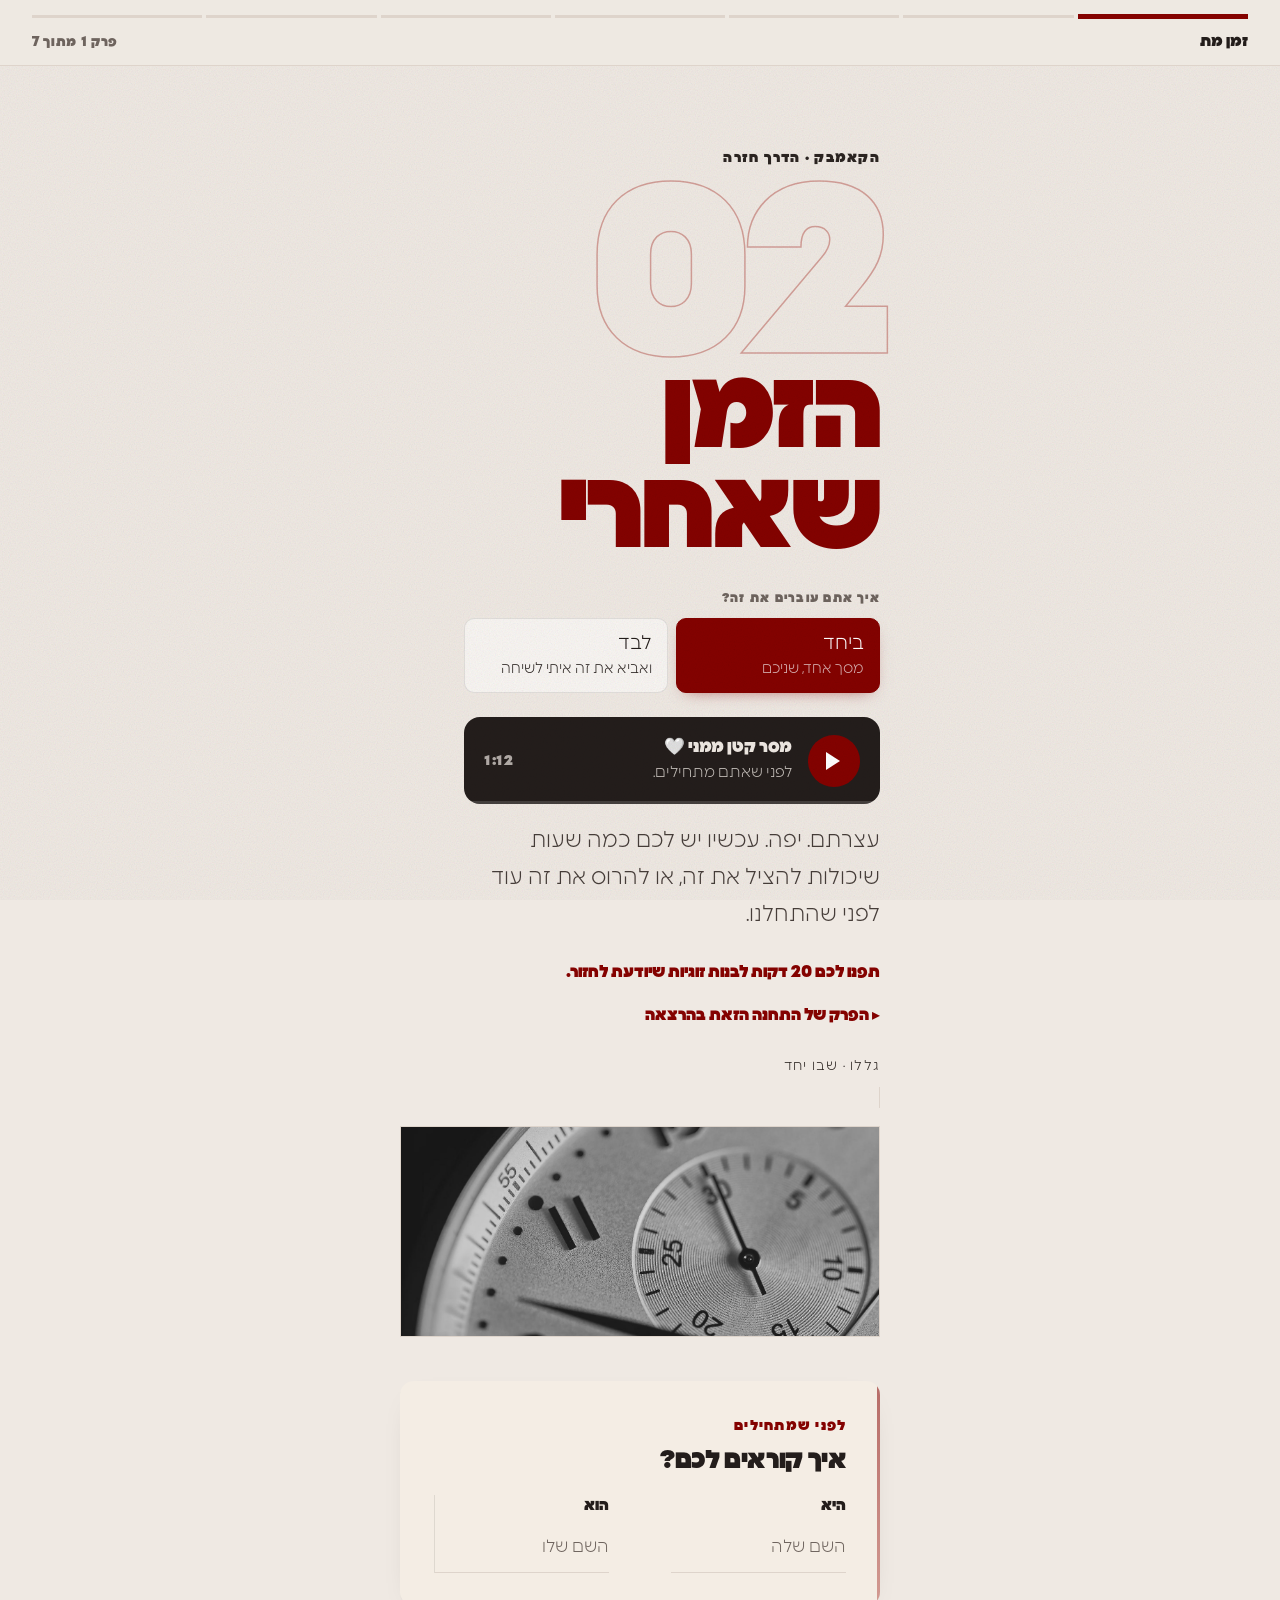
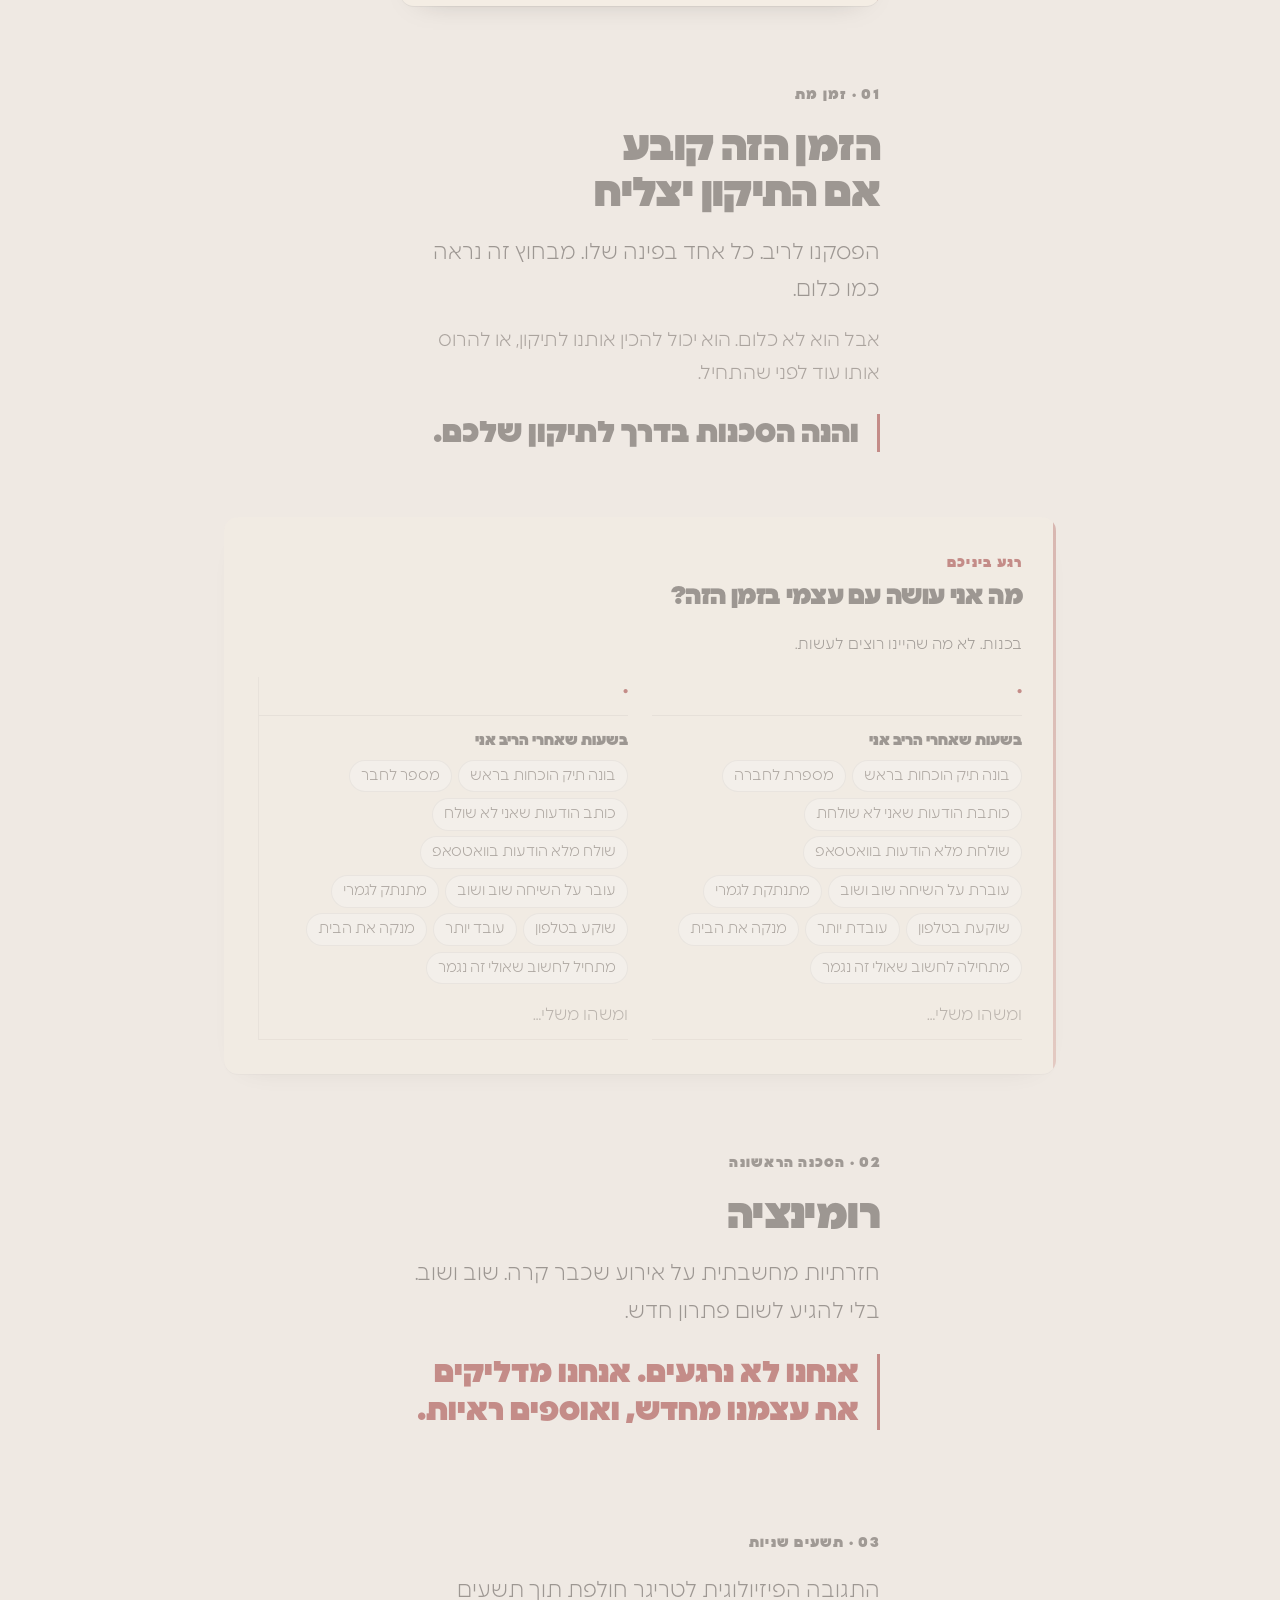
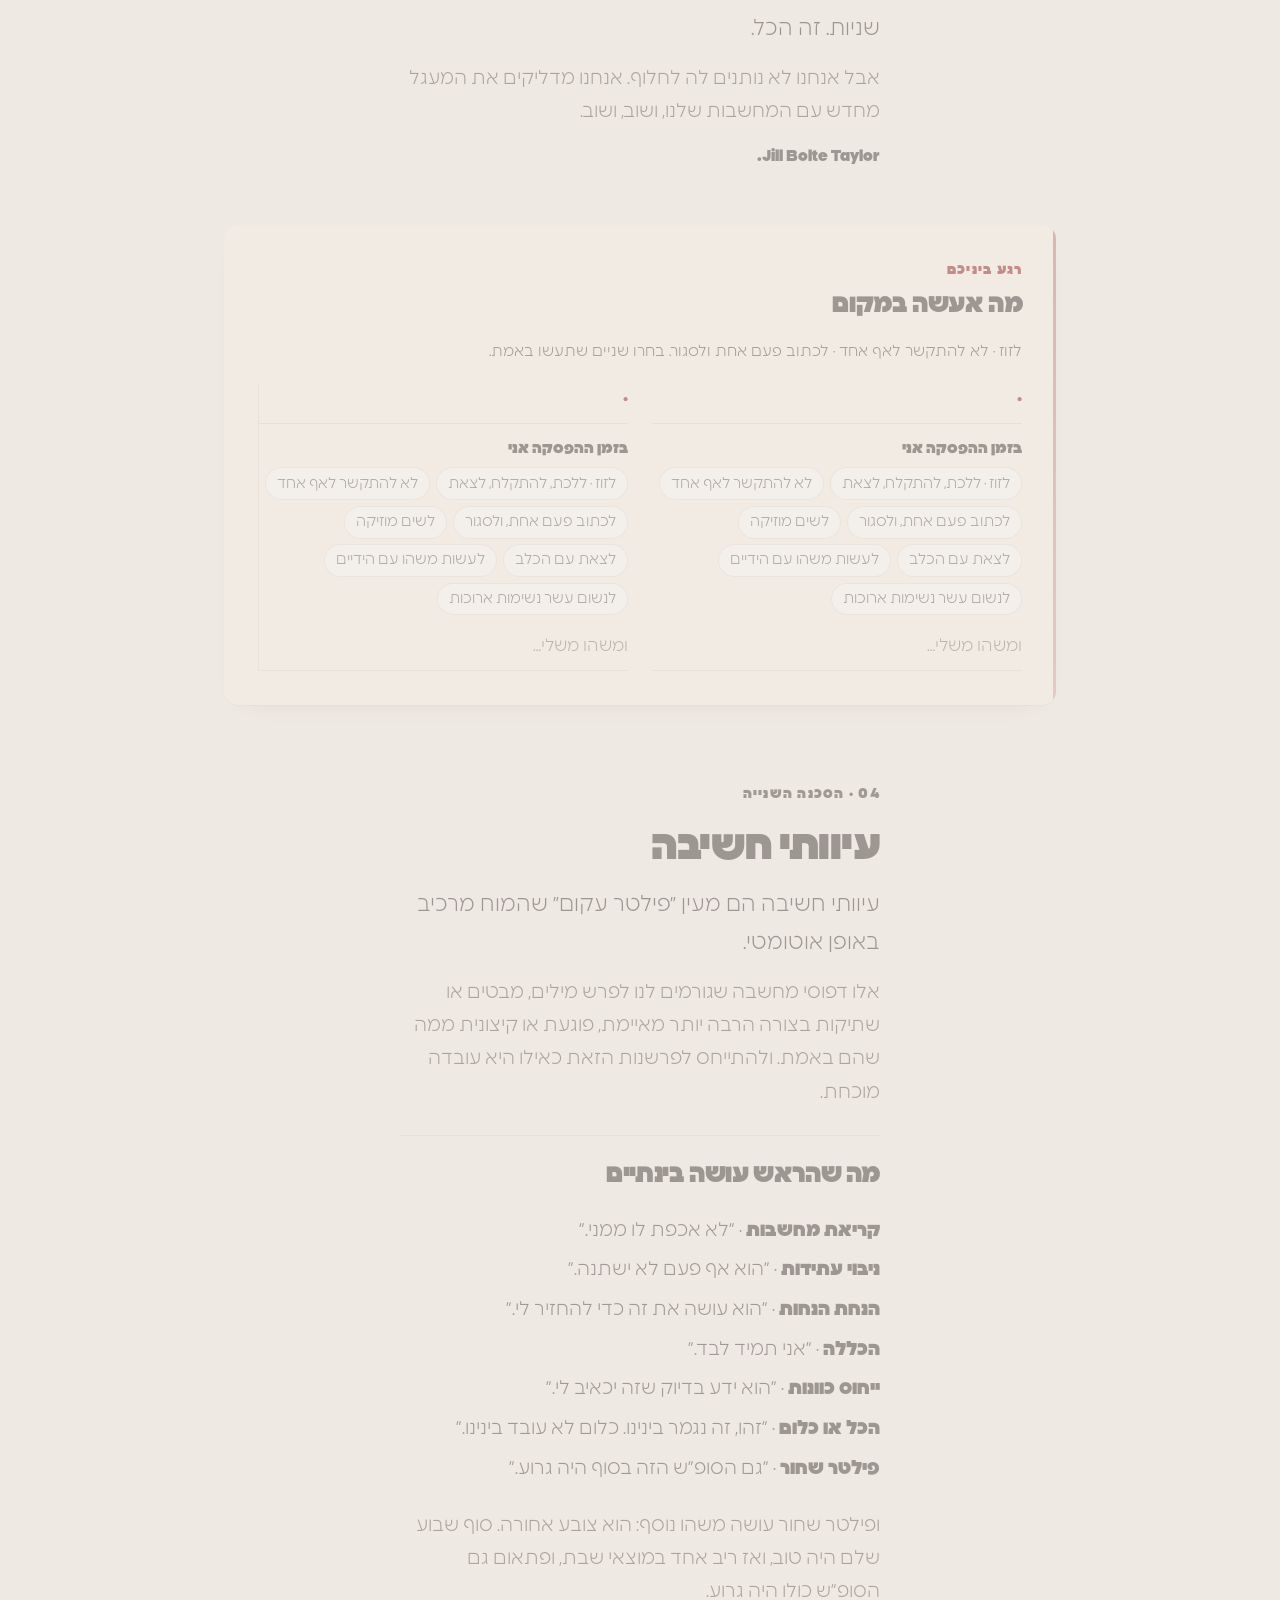
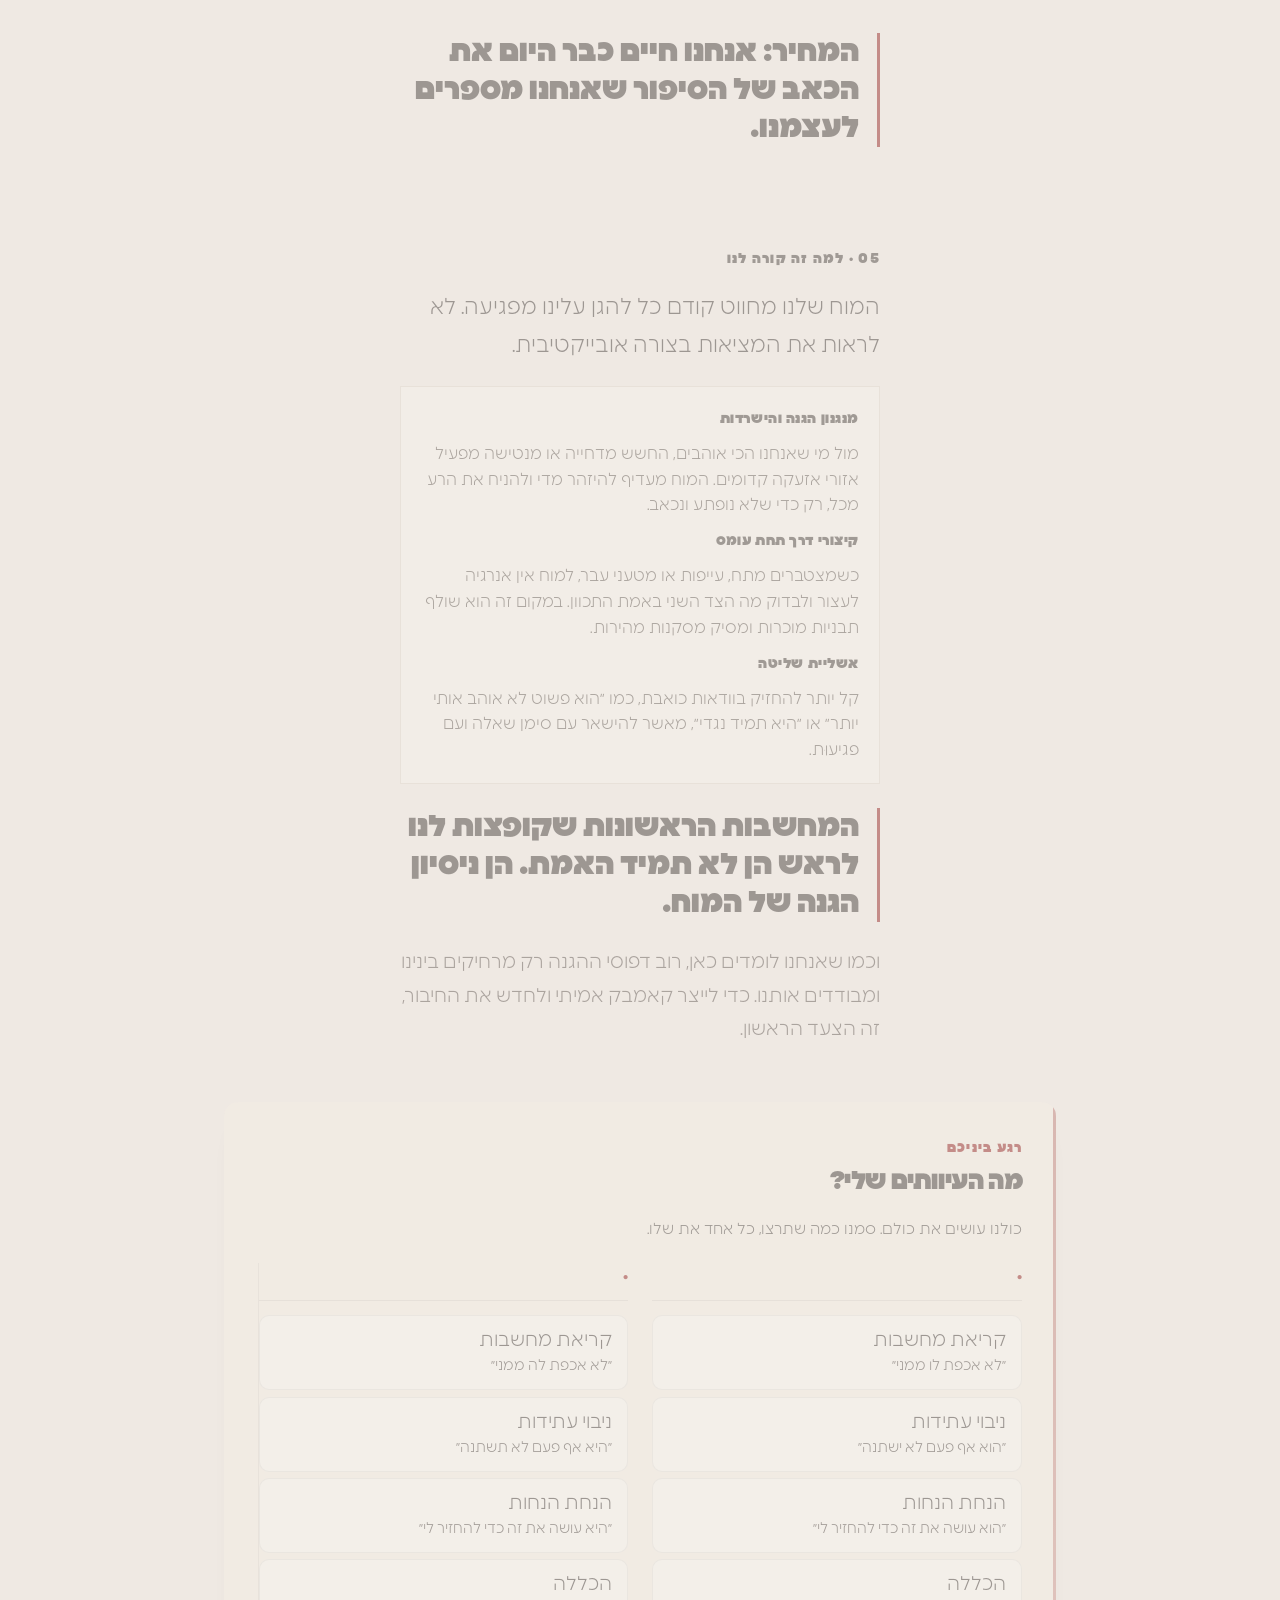
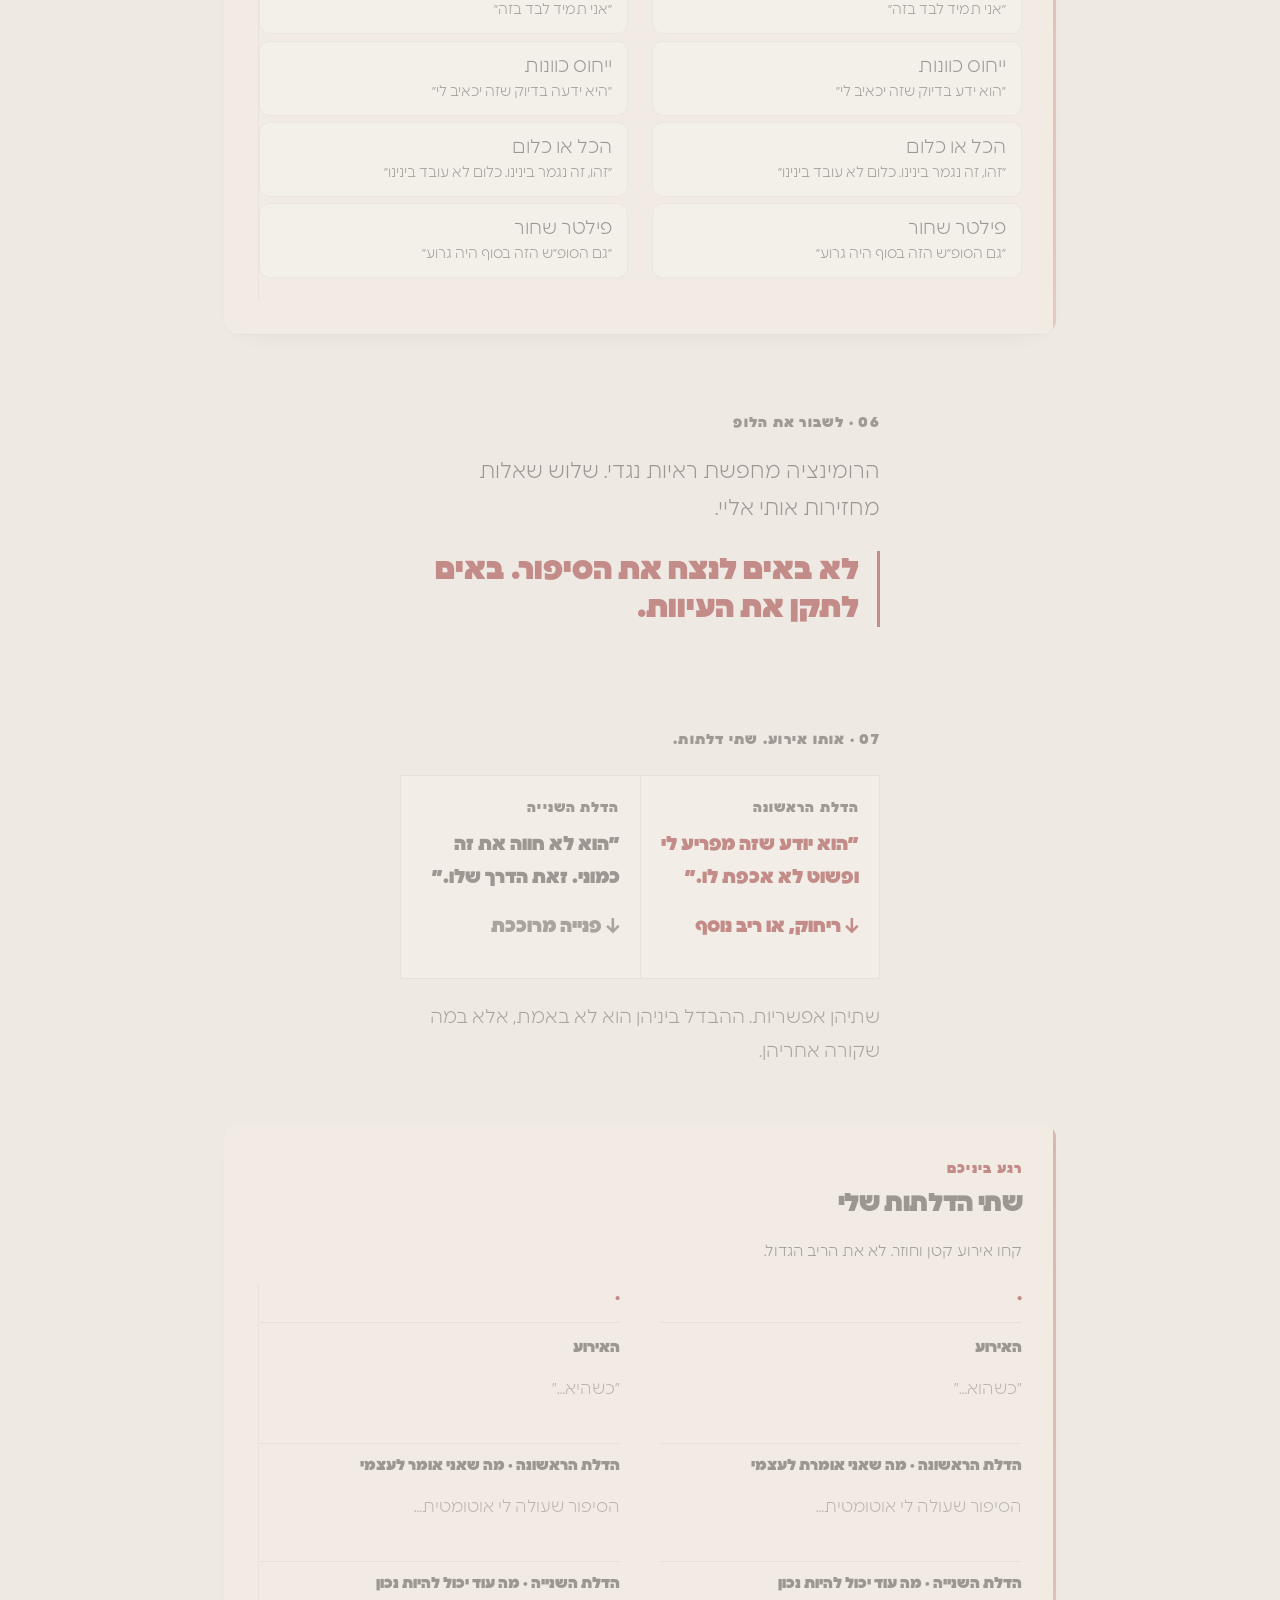
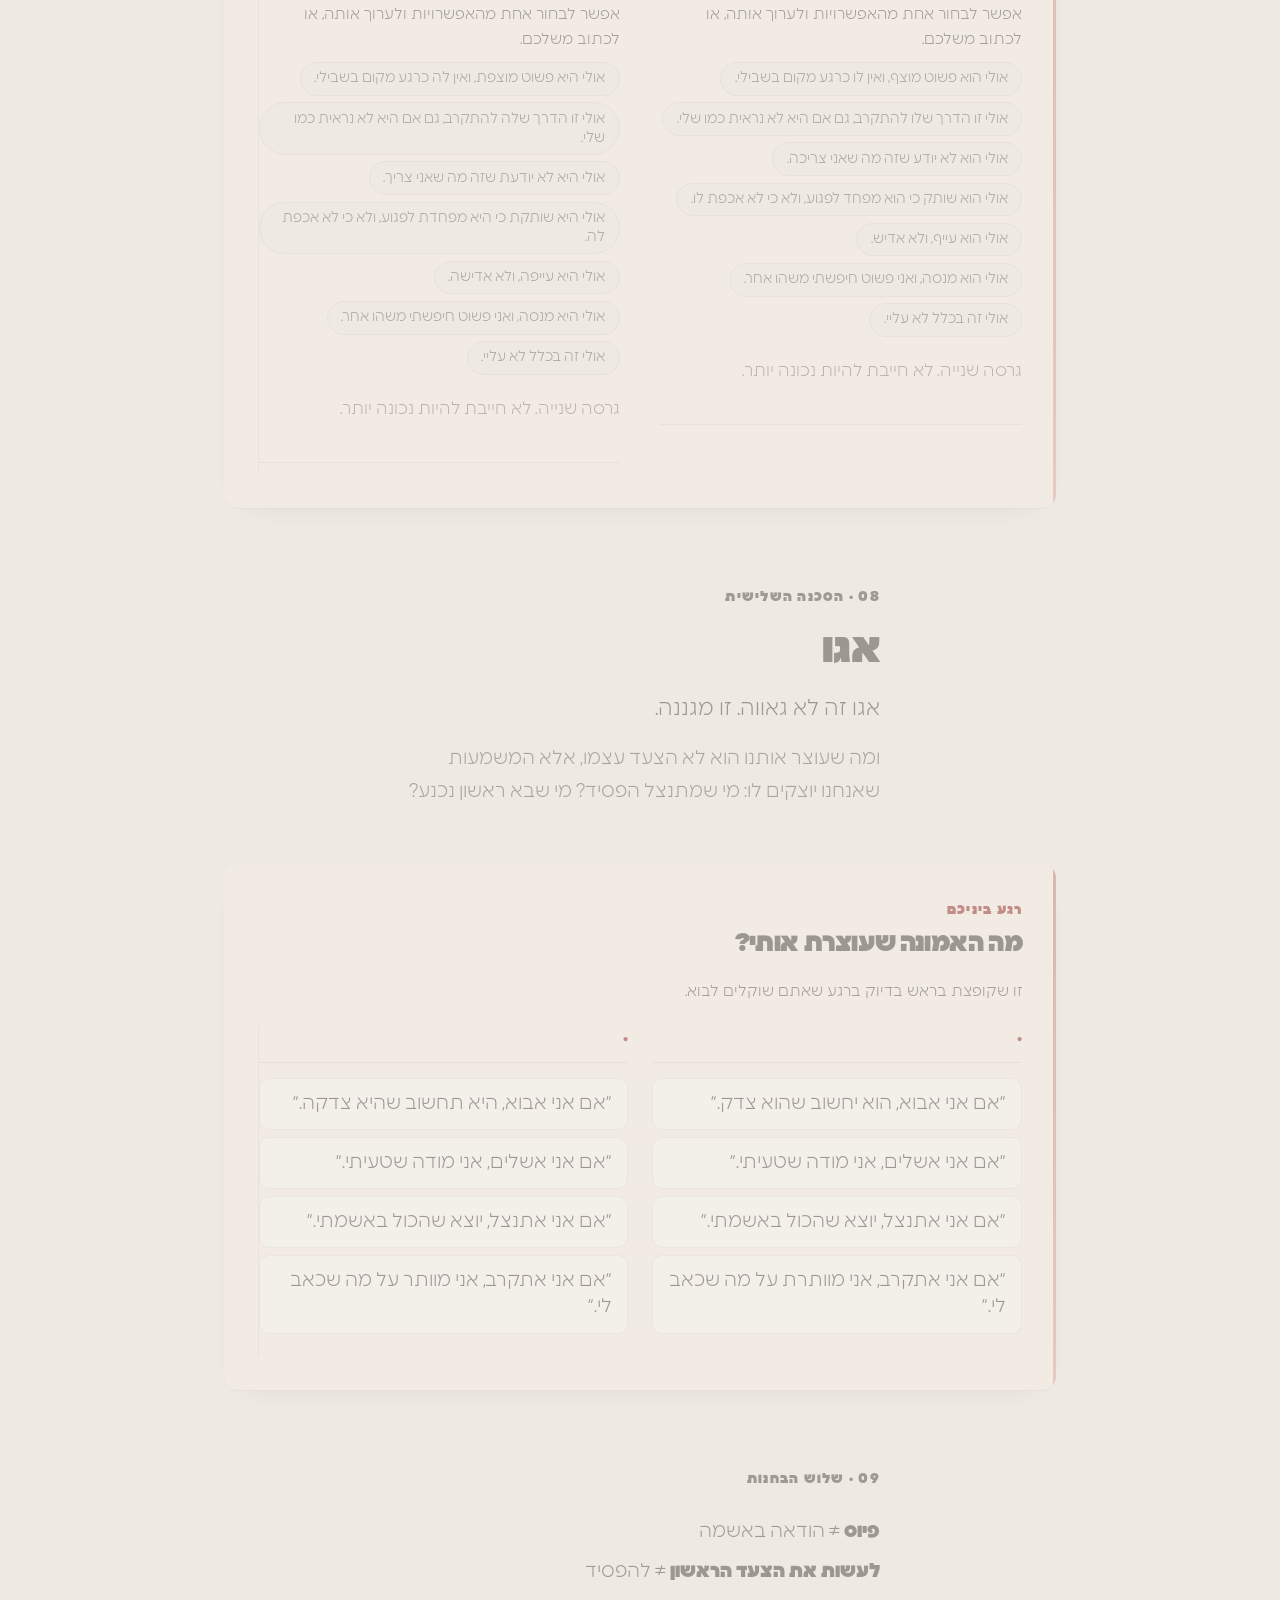
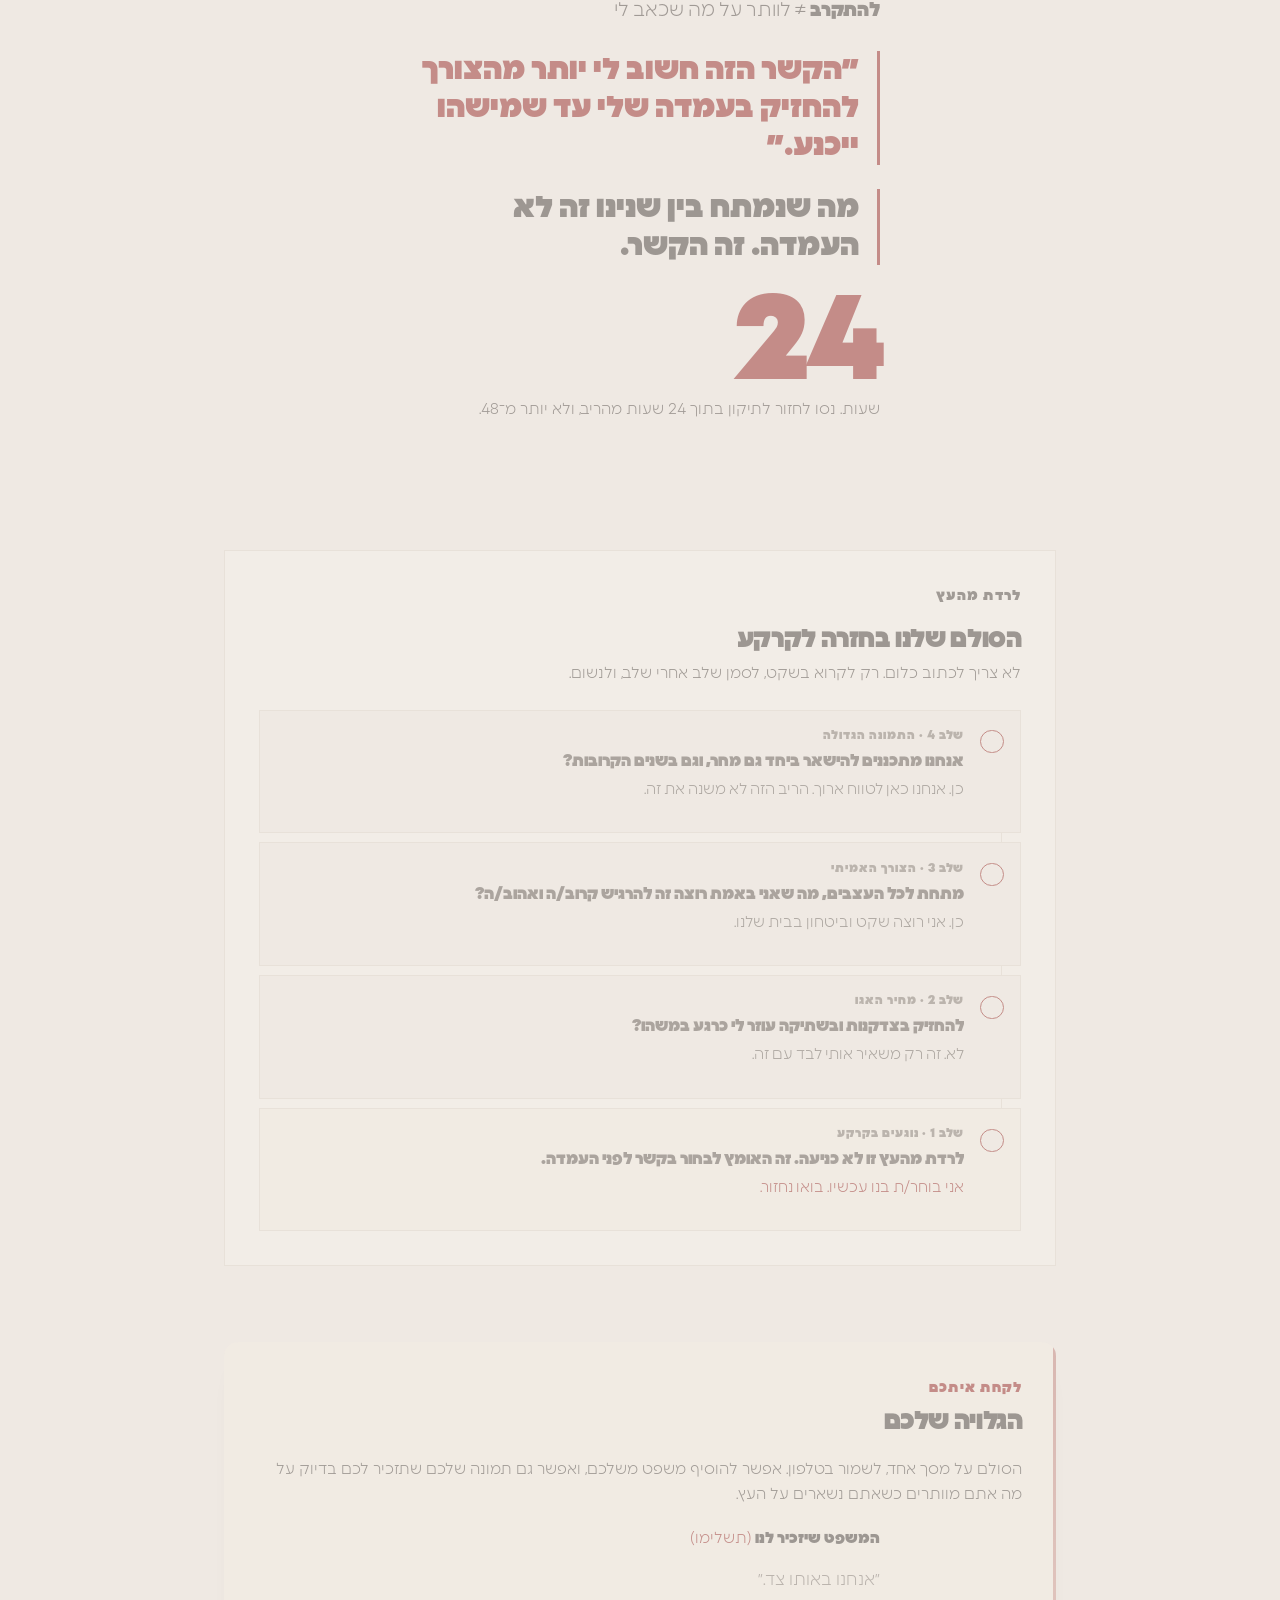
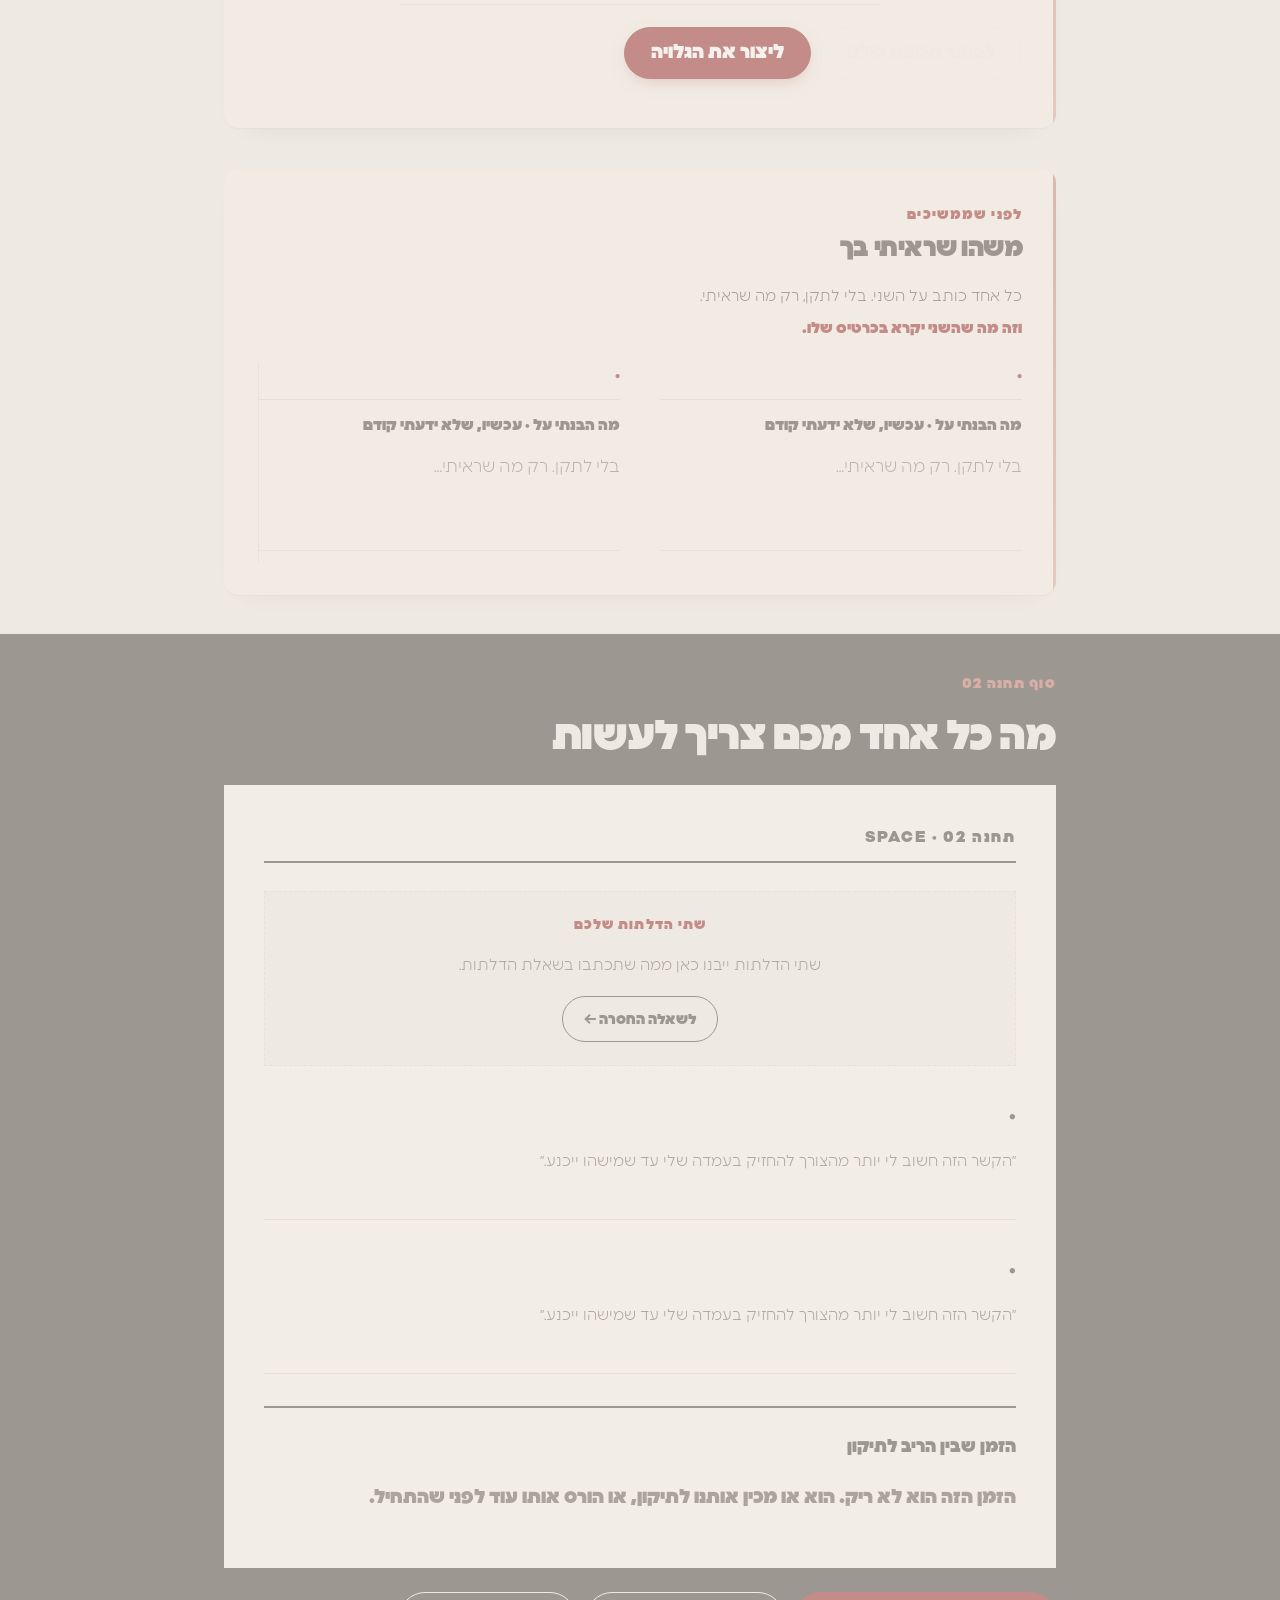
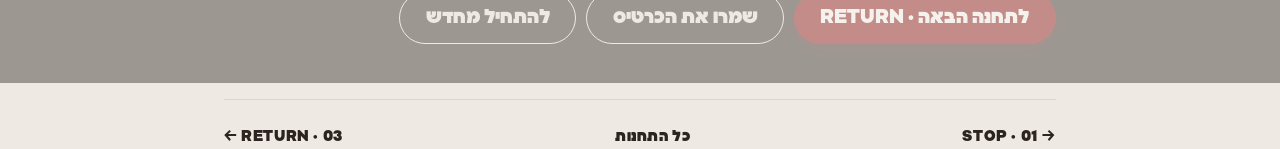
<file: station-02.html>
<!doctype html>
<html lang="he" dir="rtl">
<head>
<meta charset="utf-8">
<meta name="robots" content="noindex, nofollow">
<meta name="viewport" content="width=device-width, initial-scale=1, viewport-fit=cover">
<title>הקאמבק · תחנה 02 · הזמן שאחרי</title>
<link rel="stylesheet" href="fonts.css?v=156">
<link rel="stylesheet" href="style.css?v=156">
</head>
<body>

<div id="rail"><i></i></div>

<section id="cover" class="wrap">
  <div class="rv in">
    <div class="eyebrow"><a href="index.html" style="color:inherit;text-decoration:none">הקאמבק · הדרך חזרה</a></div>
    <div class="num">02</div>
    <div class="stop">הזמן שאחרי</div>
    <div id="modepick"></div>
    <div class="listenwrap" data-audio="audio/station-02.mp3" hidden>
      <div class="listen">
        <button type="button" class="playbtn" aria-label="להשמיע"><i></i></button>
        <div class="ltext">
          <b>מסר קטן ממני 🤍</b>
          <span>לפני שאתם מתחילים.</span>
        </div>
        <span class="ltime"></span>
        <div class="lbar"><i></i></div>
      </div>
    </div>
    <p class="sub lead">
      עצרתם. יפה.
      עכשיו יש לכם כמה שעות שיכולות להציל את זה,
      או להרוס את זה עוד לפני שהתחלנו.
    </p>
    <p class="timehint">תפנו לכם 20 דקות לבנות זוגיות שיודעת לחזור.</p>
    <p class="timehint lechint" style="margin-top:.4rem"><a href="lecture.html?t=1820" style="color:var(--crimson);font-weight:900;text-decoration:none">▸ הפרק של התחנה הזאת בהרצאה</a></p>
    <div class="scroll-hint">גללו · שבו יחד</div>
    <figure class="coverimg"><img src="images/02-space.jpg" alt="שעון עצר" loading="eager" decoding="async"></figure>
  </div>
</section>

<section class="wrap">
  <div class="q rv">
    <div class="eyebrow">לפני שמתחילים</div>
    <h3>איך קוראים לכם?</h3>
    <div class="pair" id="names"></div>
  </div>
</section>

<div id="gate" class="locked">

<section class="wrap">
  <div class="rv">
    <div class="eyebrow">01 · זמן מת</div>
    <h2>הזמן הזה קובע<br>אם התיקון יצליח</h2>
    <p class="lead">הפסקנו לריב. כל אחד בפינה שלו. מבחוץ זה נראה כמו כלום.</p>
    <p>אבל הוא לא כלום. הוא יכול להכין אותנו לתיקון, או להרוס אותו עוד לפני שהתחיל.</p>
    <p class="pull">והנה הסכנות בדרך לתיקון שלכם.</p>
  </div>
</section>

<section class="wrap wide">
  <div class="q rv">
    <div class="eyebrow">רגע ביניכם</div>
    <h3>מה אני עושה עם עצמי בזמן הזה?</h3>
    <p class="tiny" style="margin-bottom:1.3rem">בכנות. לא מה שהיינו רוצים לעשות.</p>
    <div class="pair" data-widget="chips" data-field="doing" data-options="CHIPS_DOING" data-label="בשעות שאחרי הריב אני"></div>
  </div>
</section>

<section class="wrap">
  <div class="rv">
    <div class="eyebrow">02 · הסכנה הראשונה</div>
    <h2>רומינציה</h2>
    <p class="lead">חזרתיות מחשבתית על אירוע שכבר קרה. שוב ושוב. בלי להגיע לשום פתרון חדש.</p>
    <p class="pull red">אנחנו לא נרגעים. אנחנו מדליקים את עצמנו מחדש, ואוספים ראיות.</p>
  </div>
</section>

<section class="wrap">
  <div class="rv">
    <div class="eyebrow">03 · תשעים שניות</div>
    <p class="lead">התגובה הפיזיולוגית לטריגר חולפת תוך תשעים שניות. זה הכל.</p>
    <p>אבל אנחנו לא נותנים לה לחלוף. אנחנו מדליקים את המעגל מחדש עם המחשבות שלנו, ושוב, ושוב.</p>
    <p class="tiny"><em>Jill Bolte Taylor.</em></p>
  </div>
</section>

<section class="wrap wide">
  <div class="q rv">
    <div class="eyebrow">רגע ביניכם</div>
    <h3>מה אעשה במקום</h3>
    <p class="tiny" style="margin-bottom:1.3rem">לזוז · לא להתקשר לאף אחד · לכתוב פעם אחת ולסגור. בחרו שניים שתעשו באמת.</p>
    <div class="pair" data-widget="chips" data-field="instead" data-options="CHIPS_INSTEAD" data-label="בזמן ההפסקה אני"></div>
  </div>
</section>

<section class="wrap">
  <div class="rv">
    <div class="eyebrow">04 · הסכנה השנייה</div>
    <h2>עיוותי חשיבה</h2>
    <p class="lead">
      עיוותי חשיבה הם מעין ״פילטר עקום״ שהמוח מרכיב באופן אוטומטי.
    </p>
    <p>
      אלו דפוסי מחשבה שגורמים לנו לפרש מילים, מבטים או שתיקות בצורה הרבה יותר מאיימת,
      פוגעת או קיצונית ממה שהם באמת. ולהתייחס לפרשנות הזאת כאילו היא עובדה מוכחת.
    </p>
    <hr class="rule">
    <h3>מה שהראש עושה בינתיים</h3>
    <div class="notlist">
      <p><b>קריאת מחשבות</b> · ״לא אכפת לו ממני.״</p>
      <p><b>ניבוי עתידות</b> · ״הוא אף פעם לא ישתנה.״</p>
      <p><b>הנחת הנחות</b> · ״הוא עושה את זה כדי להחזיר לי.״</p>
      <p><b>הכללה</b> · ״אני תמיד לבד.״</p>
      <p><b>ייחוס כוונות</b> · ״הוא ידע בדיוק שזה יכאיב לי.״</p>
      <p><b>הכל או כלום</b> · ״זהו, זה נגמר בינינו. כלום לא עובד בינינו.״</p>
      <p><b>פילטר שחור</b> · ״גם הסופ״ש הזה בסוף היה גרוע.״</p>
    </div>
    <p>ופילטר שחור עושה משהו נוסף: הוא צובע אחורה. סוף שבוע שלם היה טוב, ואז ריב אחד במוצאי שבת, ופתאום גם הסופ״ש כולו היה גרוע.</p>
    <p class="pull">המחיר: אנחנו חיים כבר היום את הכאב של הסיפור שאנחנו מספרים לעצמנו.</p>
  </div>
</section>

<section class="wrap">
  <div class="rv">
    <div class="eyebrow">05 · למה זה קורה לנו</div>
    <p class="lead">
      המוח שלנו מחווט קודם כל להגן עלינו מפגיעה. לא לראות את המציאות בצורה אובייקטיבית.
    </p>
    <div class="sides" style="grid-template-columns:1fr">
      <div class="side">
        <dl>
          <dt>מנגנון הגנה והישרדות</dt>
          <dd>מול מי שאנחנו הכי אוהבים, החשש מדחייה או מנטישה מפעיל אזורי אזעקה קדומים. המוח מעדיף להיזהר מדי ולהניח את הרע מכל, רק כדי שלא נופתע ונכאב.</dd>
          <dt>קיצורי דרך תחת עומס</dt>
          <dd>כשמצטברים מתח, עייפות או מטעני עבר, למוח אין אנרגיה לעצור ולבדוק מה הצד השני באמת התכוון. במקום זה הוא שולף תבניות מוכרות ומסיק מסקנות מהירות.</dd>
          <dt>אשליית שליטה</dt>
          <dd>קל יותר להחזיק בוודאות כואבת, כמו ״הוא פשוט לא אוהב אותי יותר״ או ״היא תמיד נגדי״, מאשר להישאר עם סימן שאלה ועם פגיעוּת.</dd>
        </dl>
      </div>
    </div>
    <p class="pull">המחשבות הראשונות שקופצות לנו לראש הן לא תמיד האמת. הן ניסיון הגנה של המוח.</p>
    <p>
      וכמו שאנחנו לומדים כאן, רוב דפוסי ההגנה רק מרחיקים בינינו ומבודדים אותנו.
      כדי לייצר קאמבק אמיתי ולחדש את החיבור, זה הצעד הראשון.
    </p>
  </div>
</section>

<section class="wrap wide">
  <div class="q rv">
    <div class="eyebrow">רגע ביניכם</div>
    <h3>מה העיוותים שלי?</h3>
    <p class="tiny" style="margin-bottom:1.3rem">כולנו עושים את כולם. סמנו כמה שתרצו, כל אחד את שלו.</p>
    <div class="pair" data-widget="multi" data-field="distortion" data-options="DISTORTIONS"></div>
  </div>
</section>

<section class="wrap">
  <div class="rv">
    <div class="eyebrow">06 · לשבור את הלופ</div>
    <p class="lead">הרומינציה מחפשת ראיות נגדי. שלוש שאלות מחזירות אותי אליי.</p>
    <p class="pull red">לא באים לנצח את הסיפור. באים לתקן את העיוות.</p>
  </div>
</section>

<section class="wrap">
  <div class="rv">
    <div class="eyebrow">07 · אותו אירוע. שתי דלתות.</div>
    <div class="vs">
      <div><div class="lbl">הדלת הראשונה</div><p class="yes" style="color:var(--crimson)">״הוא יודע שזה מפריע לי ופשוט לא אכפת לו.״</p><p style="margin-top:.6rem;font-weight:900;color:var(--crimson)">↓ ריחוק, או ריב נוסף</p></div>
      <div><div class="lbl">הדלת השנייה</div><p class="yes">״הוא לא חווה את זה כמוני. זאת הדרך שלו.״</p><p style="margin-top:.6rem;font-weight:900">↓ פנייה מרוככת</p></div>
    </div>
    <p>שתיהן אפשריות. ההבדל ביניהן הוא לא באמת, אלא במה שקורה אחריהן.</p>
  </div>
</section>

<section class="wrap wide">
  <div class="q rv">
    <div class="eyebrow">רגע ביניכם</div>
    <h3>שתי הדלתות שלי</h3>
    <p class="tiny" style="margin-bottom:1.3rem">קחו אירוע קטן וחוזר. לא את הריב הגדול.</p>
    <div class="pair" data-widget="text" data-field="event" data-rows="2"
      data-label="האירוע" data-ph="״כש<הוא/היא>…״"></div>
    <div class="pair" data-widget="text" data-field="story" data-rows="2" data-noname="1"
      data-label="הדלת הראשונה · מה שאני [אומר/אומרת] לעצמי" data-ph="הסיפור שעולה לי אוטומטית…"></div>
    <div class="pair" data-widget="text" data-field="other" data-rows="2" data-noname="1"
      data-label="הדלת השנייה · מה עוד יכול להיות נכון"
      data-hint="אפשר לבחור אחת מהאפשרויות ולערוך אותה, או לכתוב משלכם."
      data-picks="PICKS_OTHER"
      data-ph="גרסה שנייה. לא חייבת להיות נכונה יותר."></div>
  </div>
</section>

<section class="wrap">
  <div class="rv">
    <div class="eyebrow">08 · הסכנה השלישית</div>
    <h2>אגו</h2>
    <p class="lead">אגו זה לא גאווה. זו מגננה.</p>
    <p>ומה שעוצר אותנו הוא לא הצעד עצמו, אלא המשמעות שאנחנו יוצקים לו: מי שמתנצל הפסיד? מי שבא ראשון נכנע?</p>
  </div>
</section>

<section class="wrap wide">
  <div class="q rv">
    <div class="eyebrow">רגע ביניכם</div>
    <h3>מה האמונה שעוצרת אותי?</h3>
    <p class="tiny" style="margin-bottom:1.3rem">זו שקופצת בראש בדיוק ברגע שאתם שוקלים לבוא.</p>
    <div class="pair" data-widget="select" data-field="belief" data-options="BELIEFS"></div>
  </div>
</section>

<section class="wrap">
  <div class="rv">
    <div class="eyebrow">09 · שלוש הבחנות</div>
    <div class="notlist">
      <p><b>פיוס</b> ≠ הודאה באשמה</p>
      <p><b>לעשות את הצעד הראשון</b> ≠ להפסיד</p>
      <p><b>להתקרב</b> ≠ לוותר על מה שכאב לי</p>
    </div>
    <p class="pull red">״הקשר הזה חשוב לי יותר מהצורך להחזיק בעמדה שלי עד שמישהו ייכנע.״</p>
    <p class="pull">מה שנמתח בין שנינו זה לא העמדה. זה הקשר.</p>
    <p class="bignum">24</p>
    <p class="tiny" style="margin-top:-.4rem">שעות. נסו לחזור לתיקון בתוך 24 שעות מהריב, ולא יותר מ־48.</p>
  </div>
</section>

<section class="wrap wide">
  <div class="rv">
    <div class="climb">
      <div class="chead">
        <div class="eyebrow">לרדת מהעץ</div>
        <h3>הסולם שלנו בחזרה לקרקע</h3>
        <p class="tiny">לא צריך לכתוב כלום. רק לקרוא בשקט, לסמן שלב אחרי שלב, ולנשום.</p>
      </div>

      <div class="rungs">
        <label class="rung">
          <input type="checkbox">
          <div>
            <span class="n">שלב 4 · התמונה הגדולה</span>
            <p class="qq">אנחנו מתכננים להישאר ביחד גם מחר, וגם בשנים הקרובות?</p>
            <p class="say">כן. אנחנו כאן לטווח ארוך. הריב הזה לא משנה את זה.</p>
          </div>
        </label>

        <label class="rung">
          <input type="checkbox">
          <div>
            <span class="n">שלב 3 · הצורך האמיתי</span>
            <p class="qq">מתחת לכל העצבים, מה שאני באמת רוצה זה להרגיש קרוב/ה ואהוב/ה?</p>
            <p class="say">כן. אני רוצה שקט וביטחון בבית שלנו.</p>
          </div>
        </label>

        <label class="rung">
          <input type="checkbox">
          <div>
            <span class="n">שלב 2 · מחיר האגו</span>
            <p class="qq">להחזיק בצדקנות ובשתיקה עוזר לי כרגע במשהו?</p>
            <p class="say">לא. זה רק משאיר אותי לבד עם זה.</p>
          </div>
        </label>

        <label class="rung ground">
          <input type="checkbox">
          <div>
            <span class="n">שלב 1 · נוגעים בקרקע</span>
            <p class="qq">לרדת מהעץ זו לא כניעה. זה האומץ לבחור בקשר לפני העמדה.</p>
            <p class="say">אני בוחר/ת בנו עכשיו. בואו נחזור.</p>
          </div>
        </label>
      </div>

      <div class="climb-done" hidden>
        <p>ירדתם מהעץ.</p>
        <p class="tiny">
          שלחו את זה עכשיו לצ׳אט שלכם, כשאתם רגועים.
          בפעם הבאה שתהיו על העץ, זה כבר יחכה לכם שם.
        </p>
        <a class="wabtn" data-wa="CLIMB_VOW" href="#">
          <svg viewBox="0 0 24 24" aria-hidden="true"><path d="M17.47 14.38c-.3-.15-1.76-.87-2.03-.97-.28-.1-.48-.15-.67.15-.2.3-.77.97-.94 1.16-.18.2-.35.23-.65.08-.3-.15-1.26-.47-2.39-1.48-.89-.79-1.48-1.76-1.66-2.06-.17-.3-.02-.46.13-.6.14-.14.3-.35.45-.52.15-.18.2-.3.3-.5.1-.2.05-.37-.02-.52-.08-.15-.67-1.61-.92-2.21-.24-.58-.49-.5-.67-.51h-.57c-.2 0-.52.07-.8.37-.27.3-1.04 1.02-1.04 2.48s1.07 2.88 1.22 3.07c.15.2 2.1 3.2 5.08 4.49.7.3 1.26.49 1.69.62.71.23 1.36.2 1.87.12.57-.09 1.76-.72 2-1.41.25-.7.25-1.29.18-1.41-.08-.13-.28-.2-.57-.35M12.05 21.79h-.01a9.87 9.87 0 01-5.03-1.38l-.36-.21-3.74.98 1-3.65-.24-.37a9.86 9.86 0 01-1.51-5.26c0-5.45 4.44-9.89 9.89-9.89 2.64 0 5.12 1.03 6.99 2.9a9.83 9.83 0 012.89 6.99c0 5.45-4.43 9.89-9.88 9.89m8.41-18.3A11.82 11.82 0 0012.05 0C5.5 0 .16 5.34.16 11.89c0 2.1.55 4.14 1.59 5.95L.06 24l6.3-1.65a11.88 11.88 0 005.69 1.45c6.55 0 11.89-5.34 11.89-11.89a11.82 11.82 0 00-3.48-8.42z"/></svg>
          לשלוח את ההתחייבות שלנו
        </a>
      </div>
    </div>
  </div>
</section>

<section class="wrap wide">
  <div class="q rv">
    <div class="eyebrow">לקחת איתכם</div>
    <h3>הגלויה שלכם</h3>
    <p class="tiny" style="margin-bottom:1.3rem">
      הסולם על מסך אחד, לשמור בטלפון. אפשר להוסיף משפט משלכם,
      ואפשר גם תמונה שלכם שתזכיר לכם בדיוק על מה אתם מוותרים כשאתם נשארים על העץ.
    </p>
    <div data-widget="stext" data-field="climbNote" data-label="המשפט שיזכיר לנו"
      data-ph="״אנחנו באותו צד.״"></div>
    <div class="btnrow" style="margin-top:1.4rem">
      <label class="btn" for="pcphoto">לבחור תמונה שלנו</label>
      <input type="file" id="pcphoto" accept="image/*" hidden>
      <button type="button" class="btn solid" id="pcmake">ליצור את הגלויה</button>
      <button type="button" class="btn" id="pcclear" hidden>להסיר את התמונה</button>
    </div>
    <p class="tiny" id="pcmsg" style="margin-top:.7rem"></p>
    <div class="pactout" id="pcout" hidden>
      <img id="pcimg" alt="הגלויה שלנו">
      <p class="tiny">לחיצה ארוכה על התמונה תשמור אותה לתמונות בטלפון.</p>
      <a class="btn" id="pcdl" download="לרדת-מהעץ.png" href="#">להוריד למחשב</a>
    </div>
  </div>
</section>

<section class="wrap wide">
  <div class="q rv">
    <div class="eyebrow">לפני שממשיכים</div>
    <h3>משהו שראיתי בך</h3>
    <p class="tiny" style="margin-bottom:1.3rem">
      כל אחד כותב על השני. בלי לתקן, רק מה שראיתי.
      <b class="willread">וזה מה שהשני יקרא בכרטיס שלו.</b>
    </p>
    <div class="pair" data-widget="text" data-field="learnedYou" data-rows="3"
      data-label="מה הבנתי על {שני} עכשיו, שלא ידעתי קודם" data-ph="בלי לתקן. רק מה שראיתי…"></div>
  </div>
</section>

<section id="cardsec">
  <div class="wrap wide">
    <div class="rv">
      <div class="eyebrow">סוף תחנה 02</div>
      <h2>מה כל אחד מכם צריך לעשות</h2>
      <div class="card" id="card"></div>
      <div class="btnrow">
        <a class="btn solid" href="station-03.html">לתחנה הבאה · RETURN</a>
        <button class="btn" onclick="window.print()">שמרו את הכרטיס</button>
        <button class="btn" id="resetbtn">להתחיל מחדש</button>
      </div>
    </div>
  </div>
</section>

</div>

<div class="wrap wide"><div class="stationnav">
  <a href="station-01.html">→ 01 · STOP</a>
  <a href="index.html">כל התחנות</a>
  <a href="station-03.html">03 · RETURN ←</a>
</div></div>

<script src="content-02.js?v=156"></script>
<script src="sync.js?v=156"></script>
<script src="engine.js?v=156"></script>
</body>
</html>
</file>
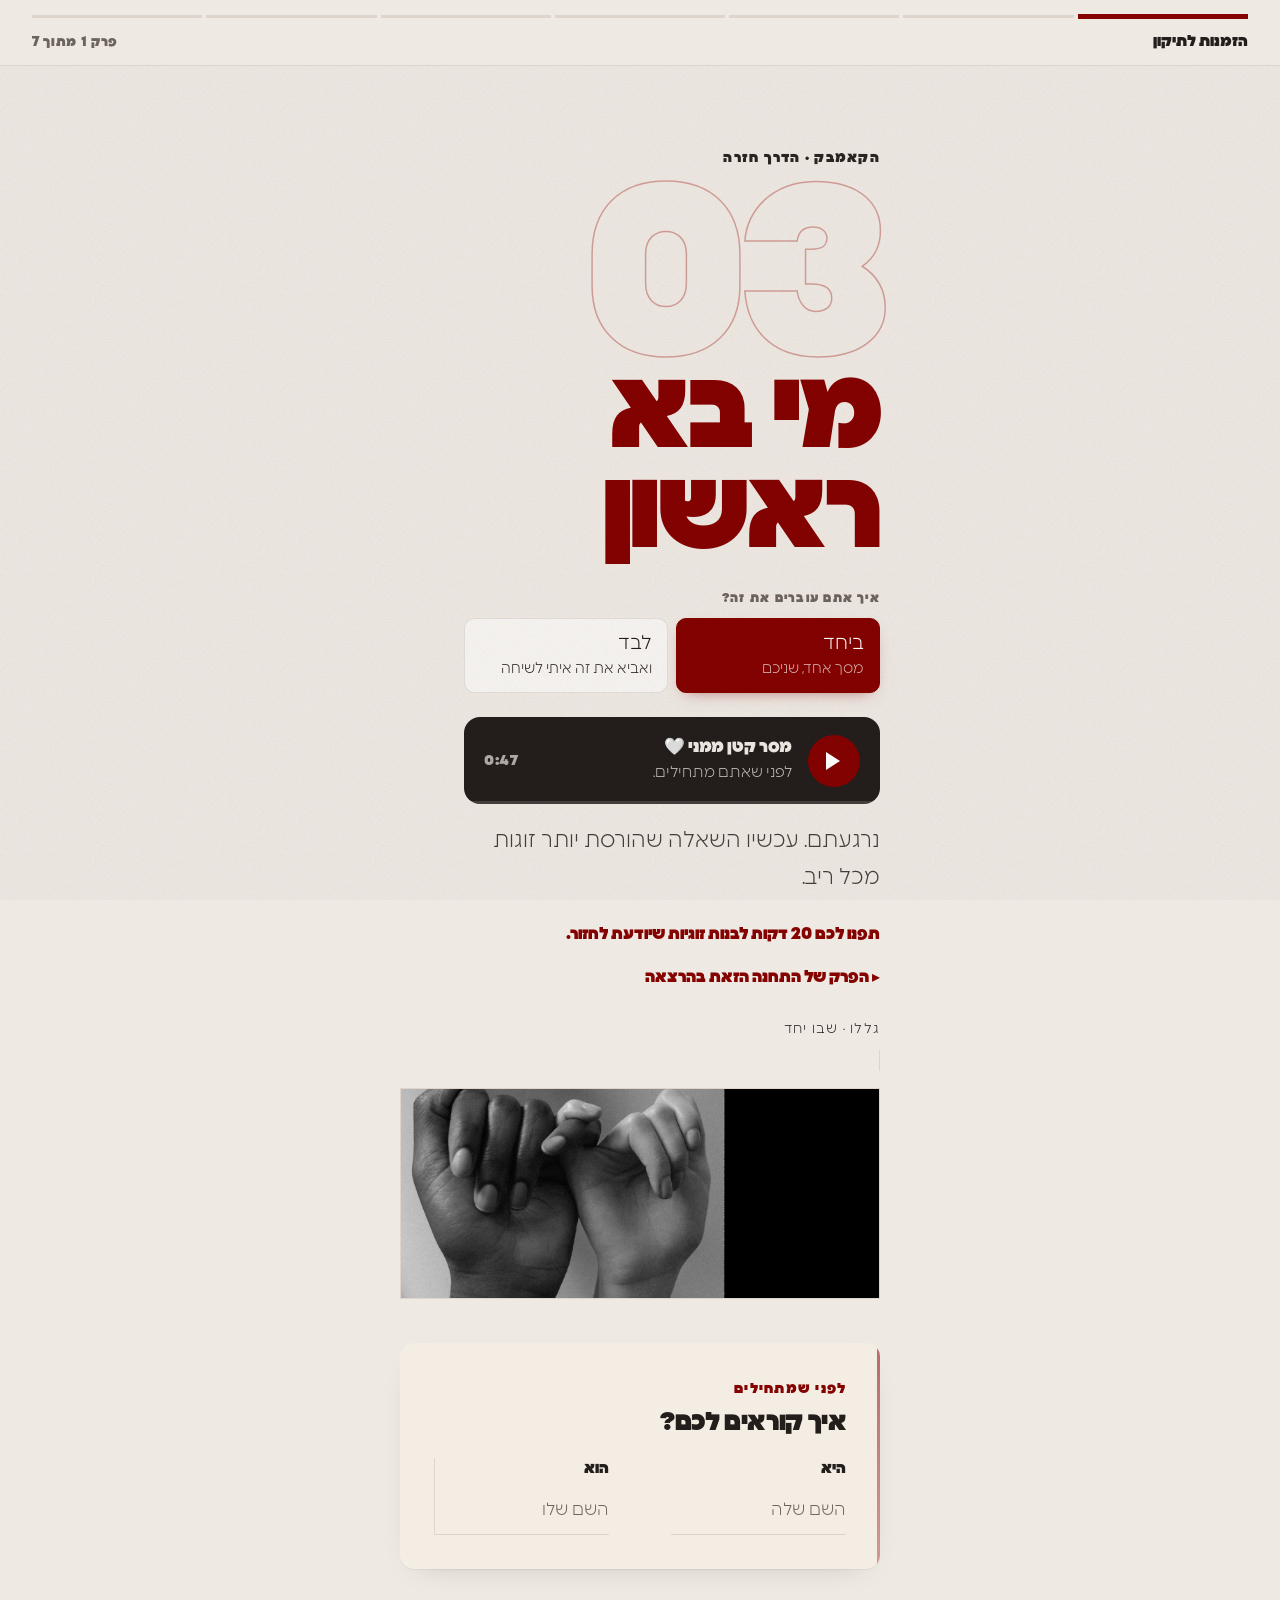
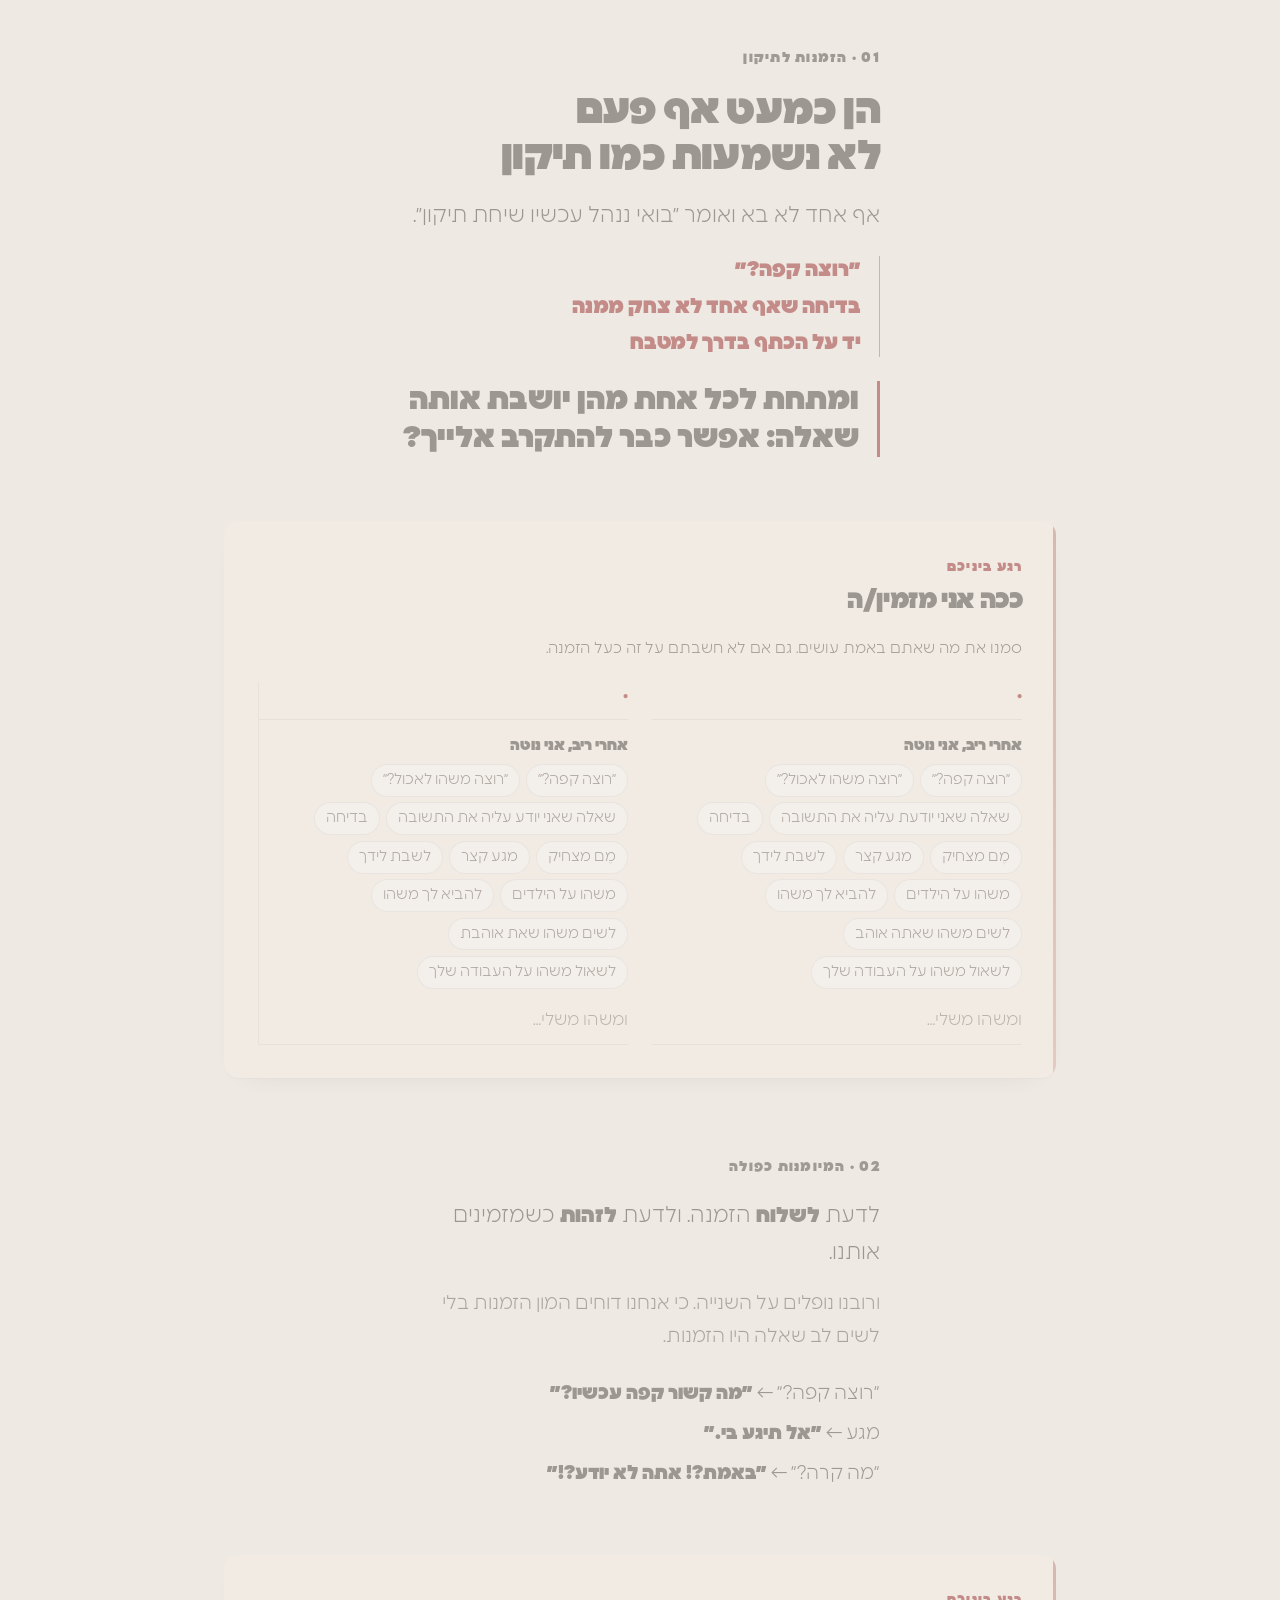
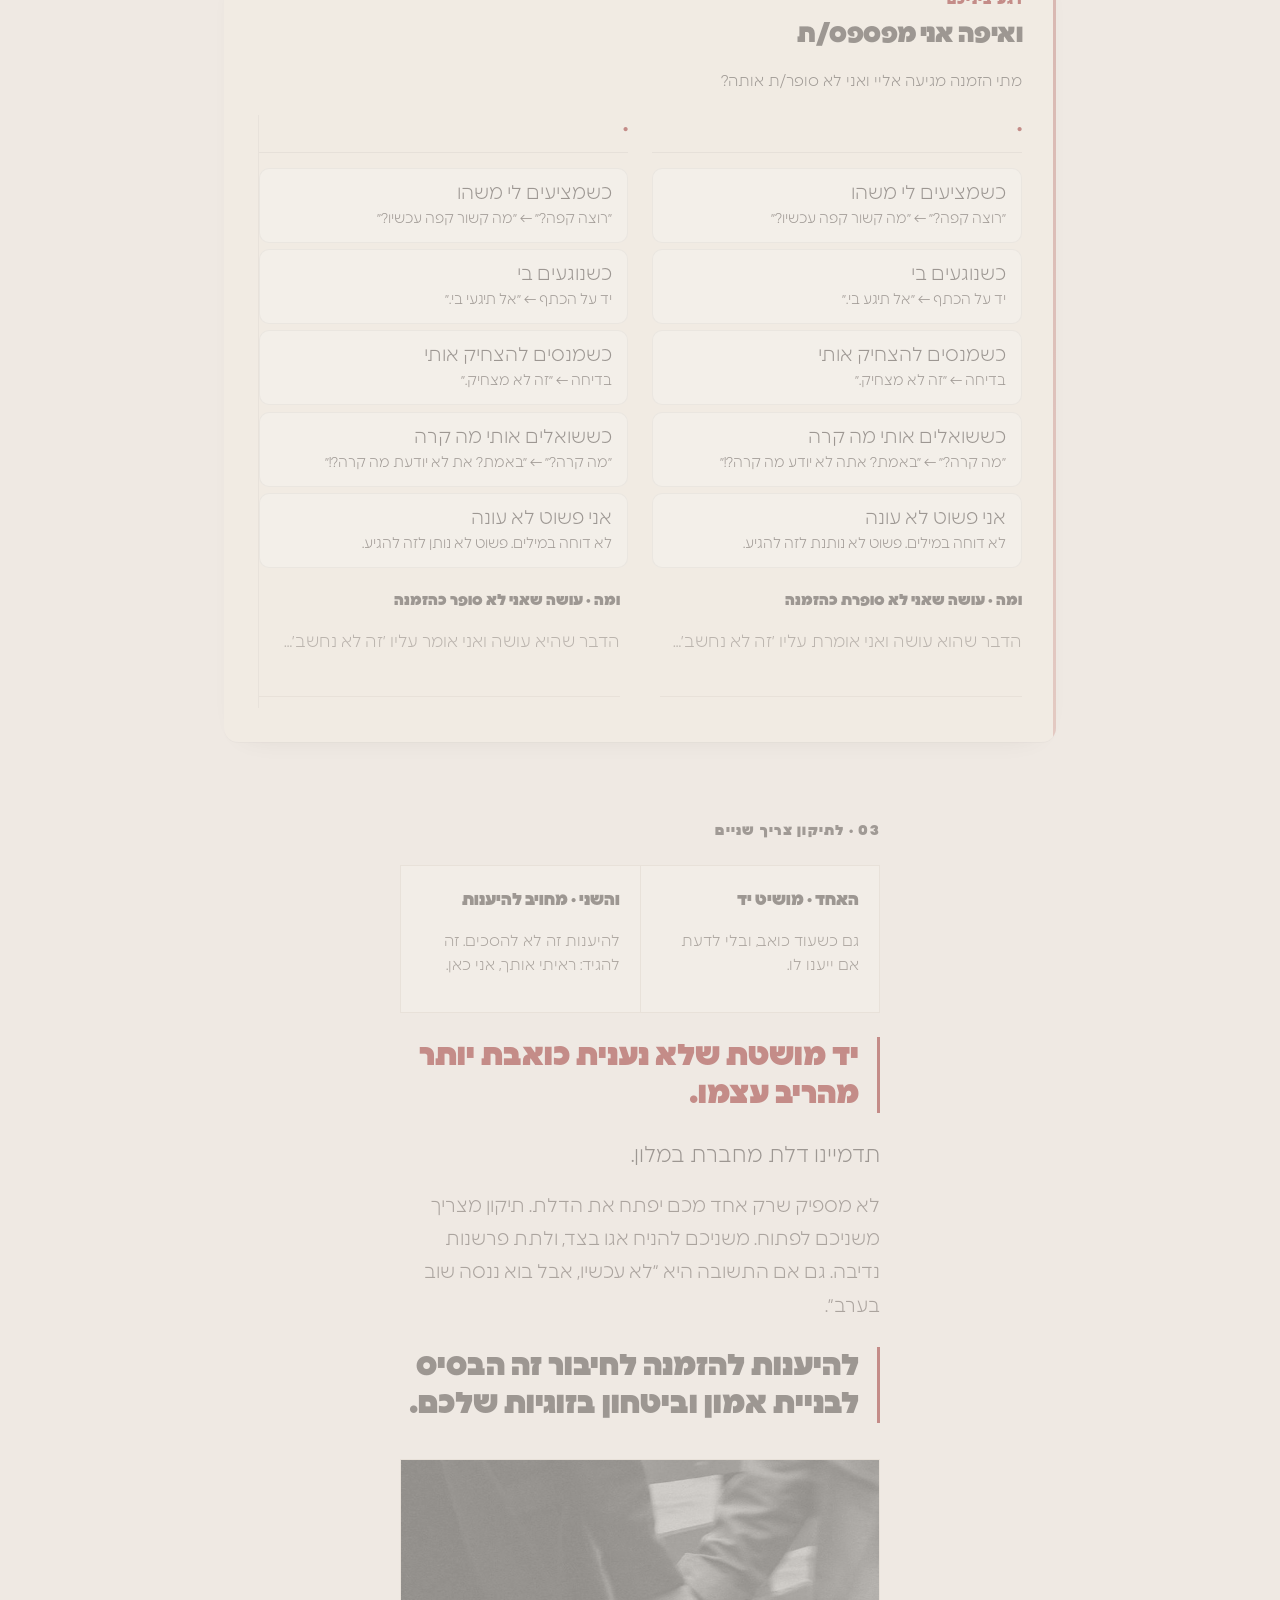
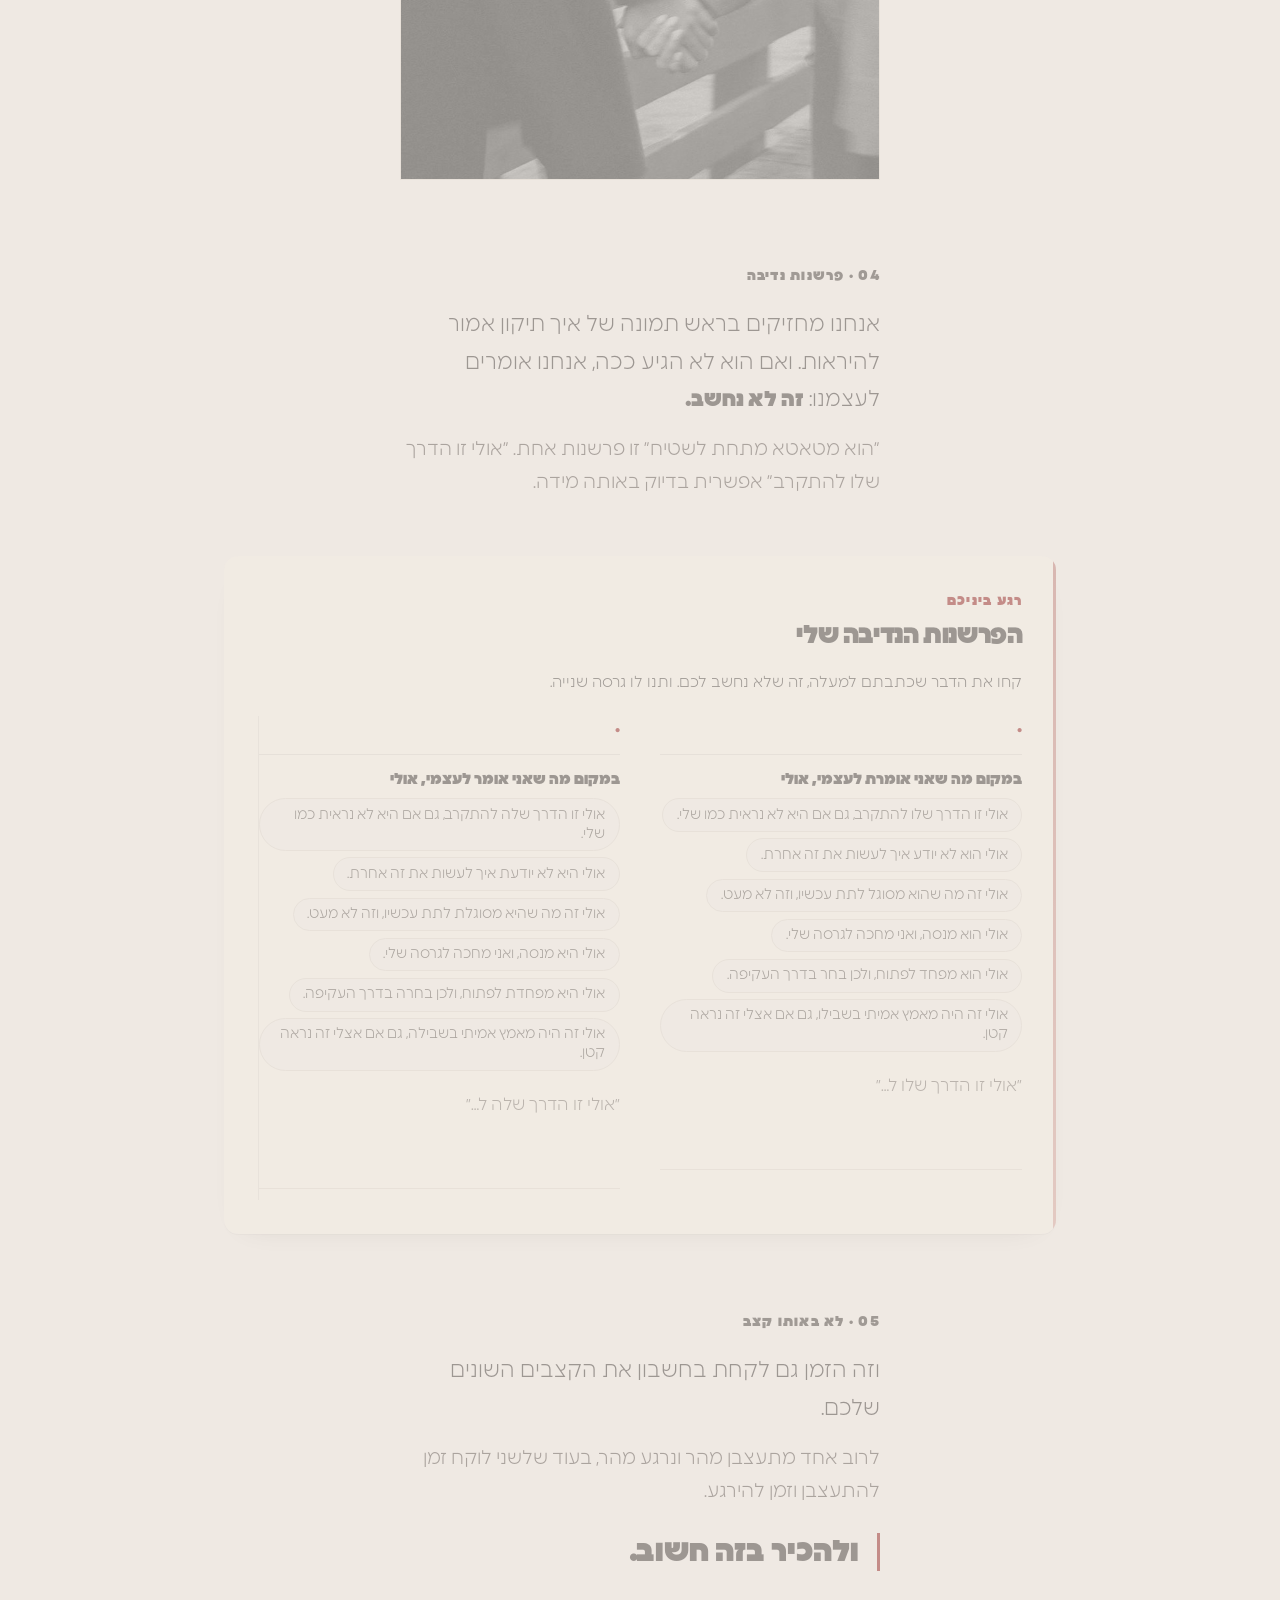
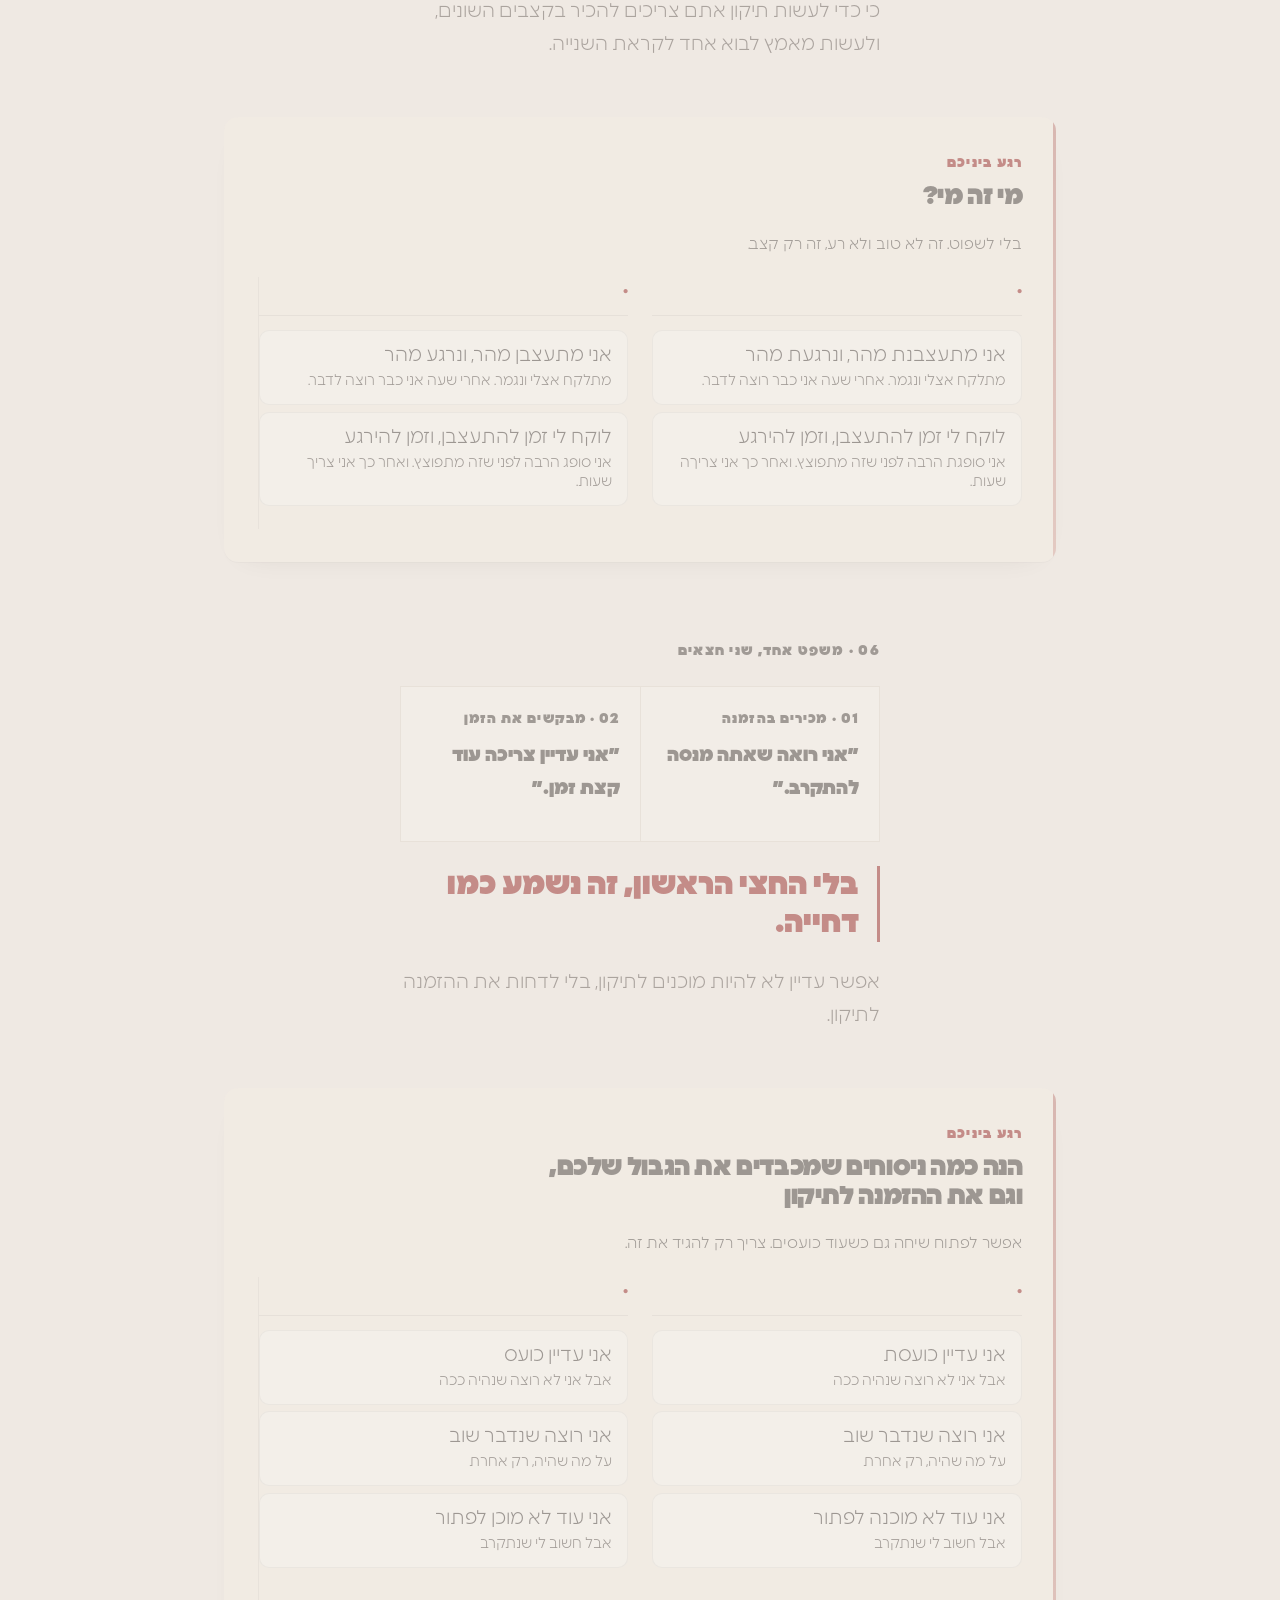
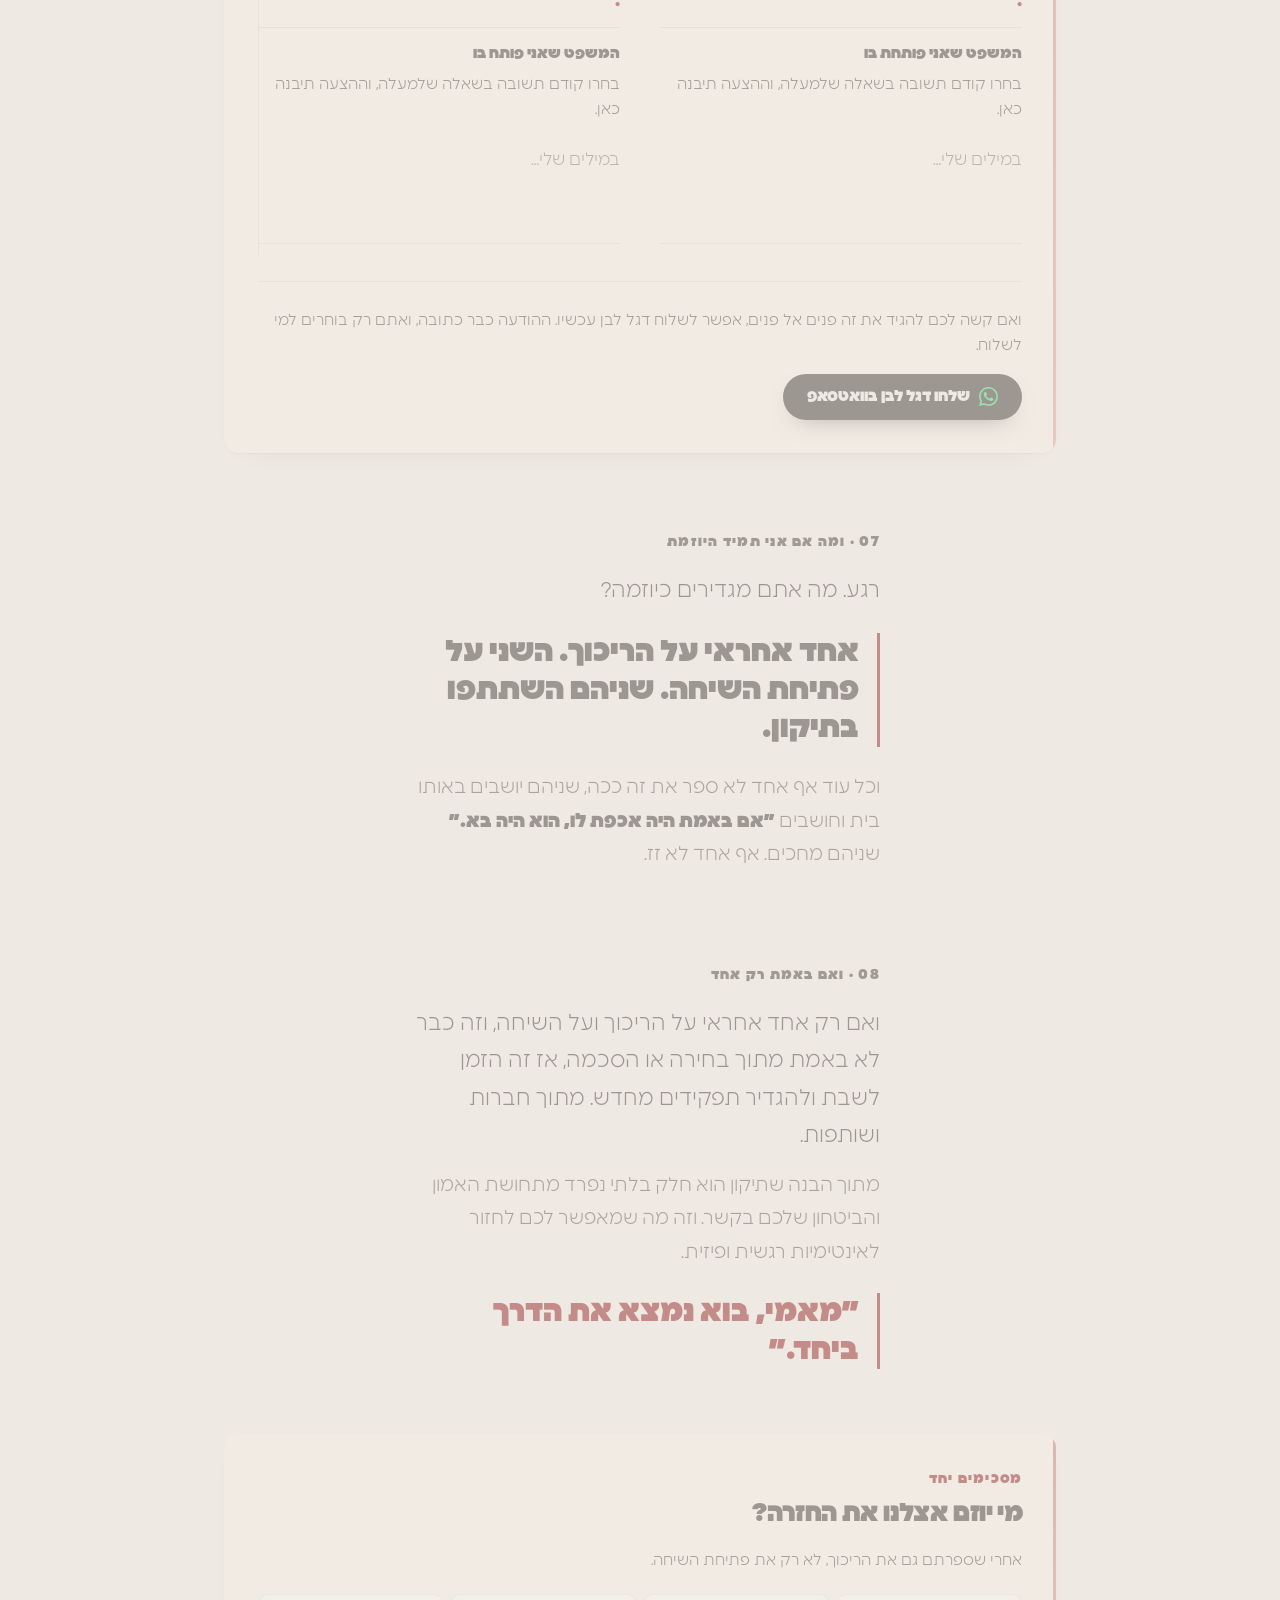
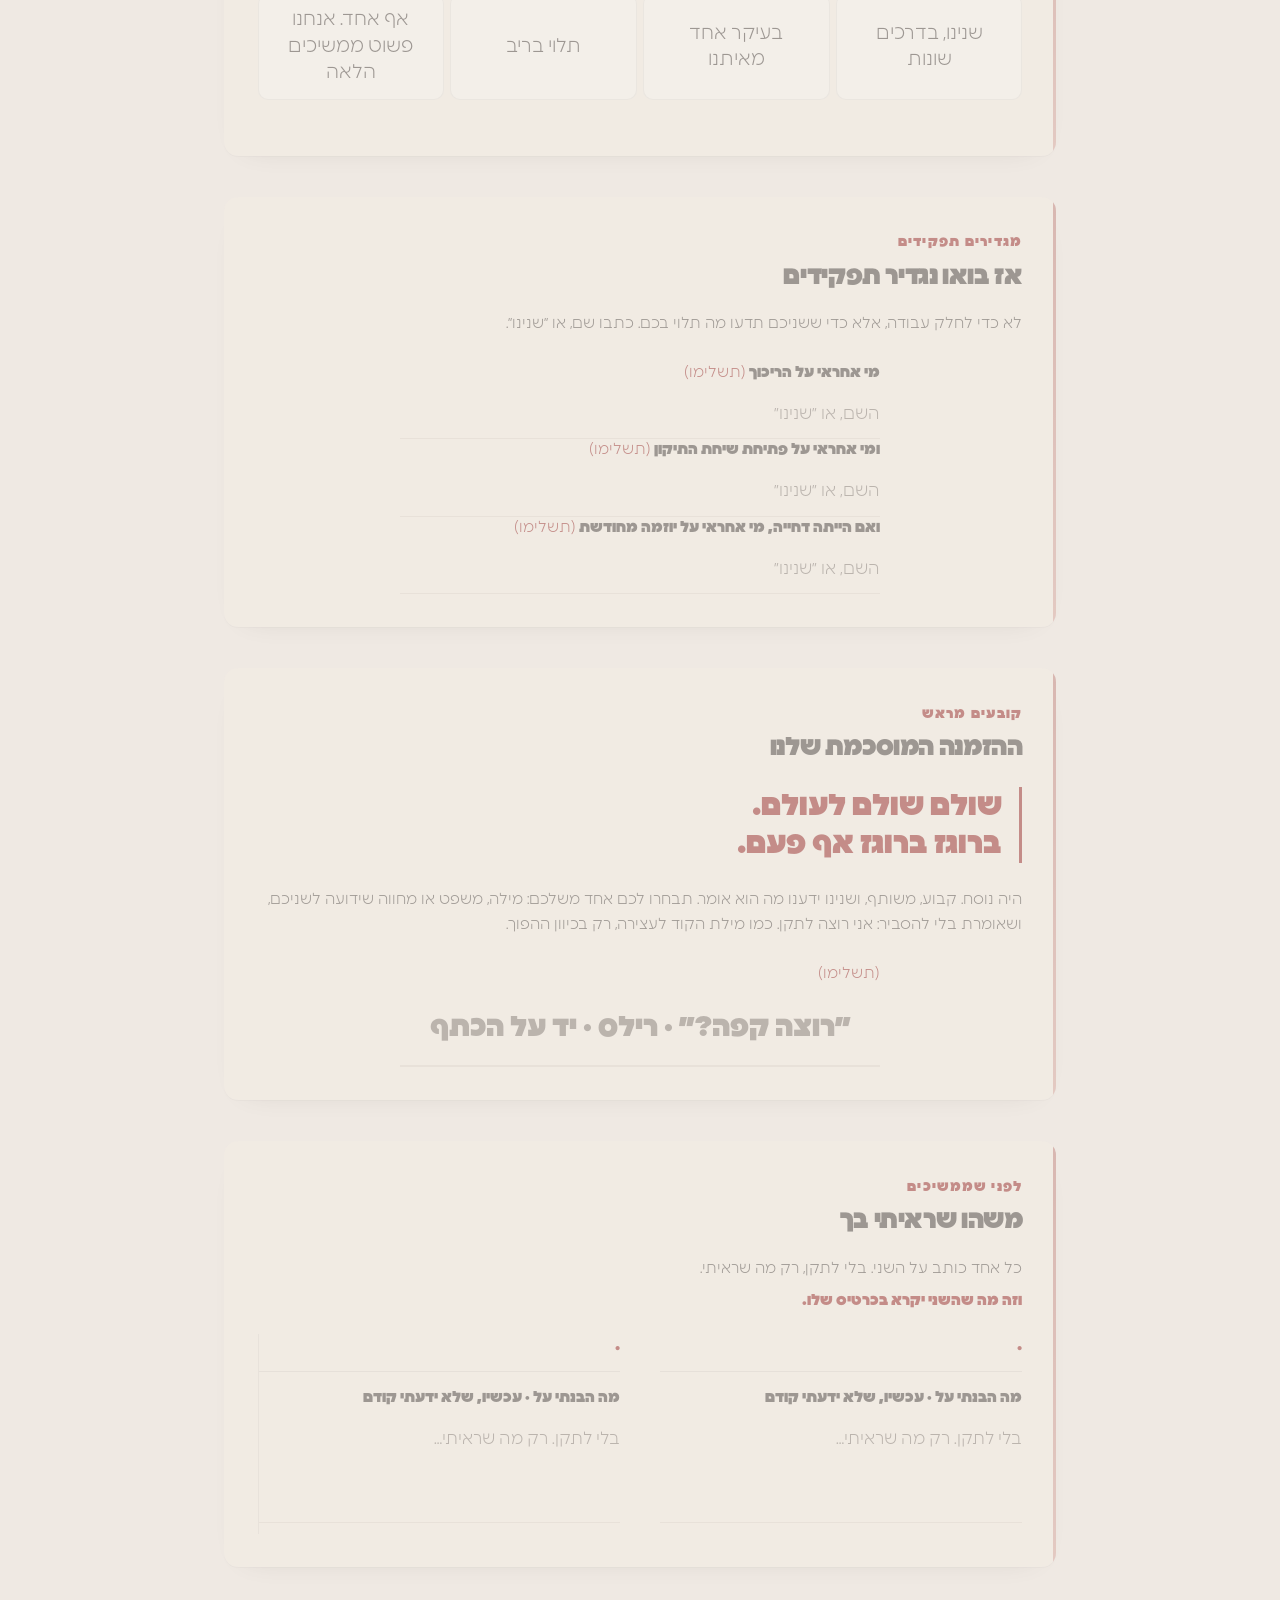
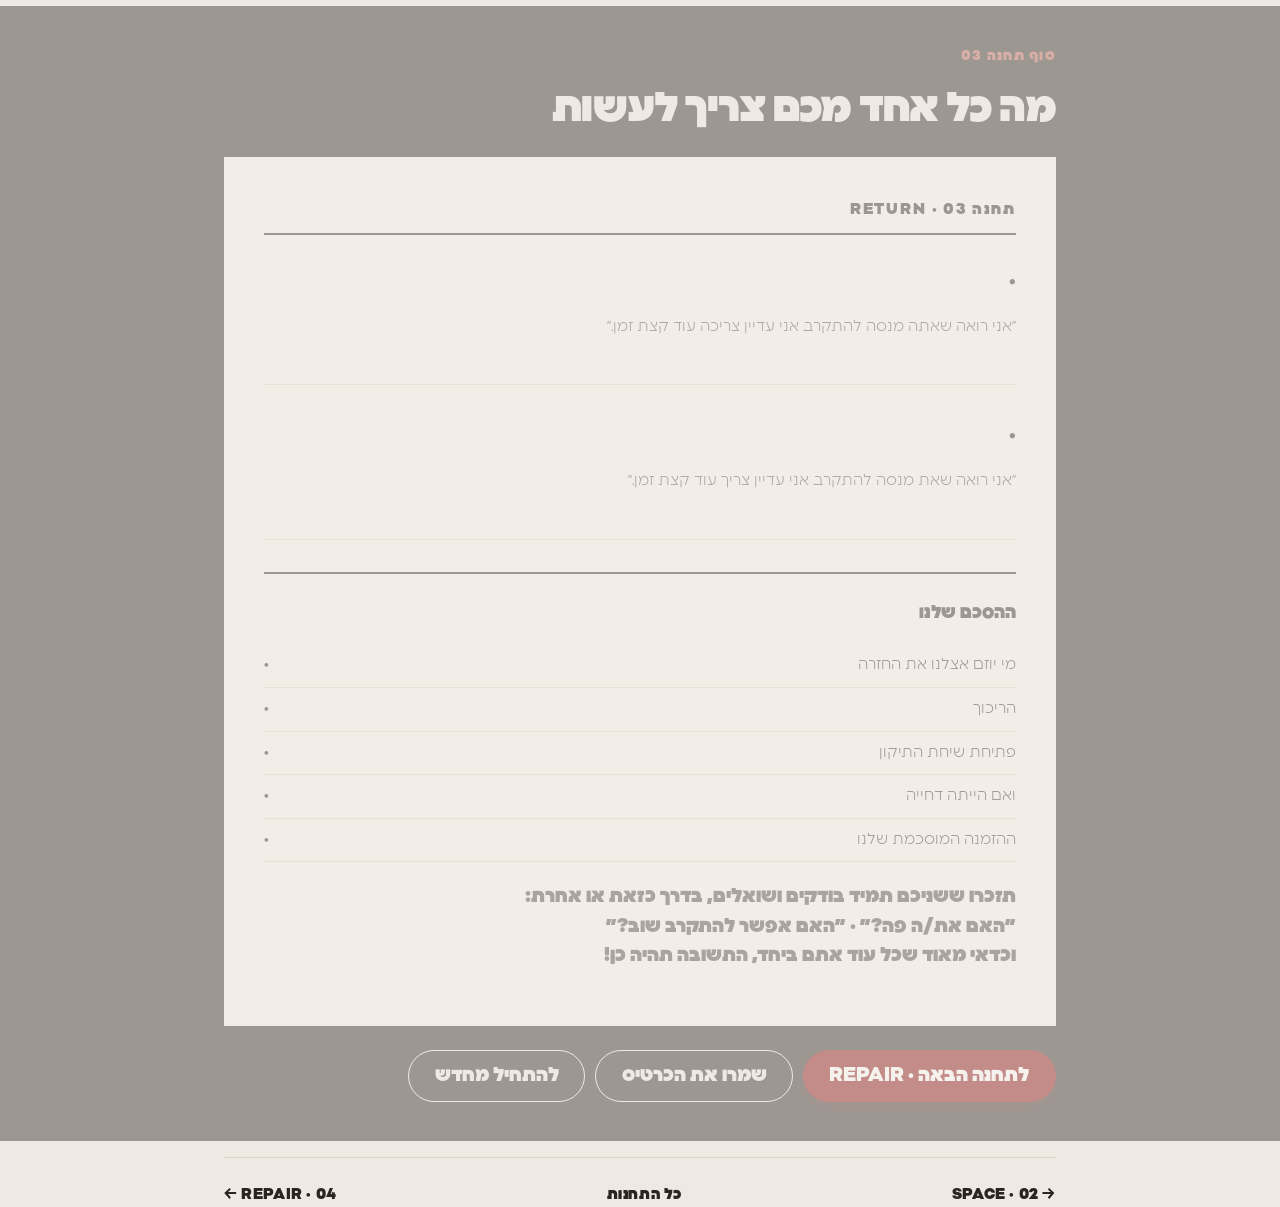
<file: station-03.html>
<!doctype html>
<html lang="he" dir="rtl">
<head>
<meta charset="utf-8">
<meta name="robots" content="noindex, nofollow">
<meta name="viewport" content="width=device-width, initial-scale=1, viewport-fit=cover">
<title>הקאמבק · תחנה 03 · מי בא ראשון</title>
<link rel="stylesheet" href="fonts.css?v=156">
<link rel="stylesheet" href="style.css?v=156">
</head>
<body>

<div id="rail"><i></i></div>

<section id="cover" class="wrap">
  <div class="rv in">
    <div class="eyebrow"><a href="index.html" style="color:inherit;text-decoration:none">הקאמבק · הדרך חזרה</a></div>
    <div class="num">03</div>
    <div class="stop">מי בא ראשון</div>
    <div id="modepick"></div>
    <div class="listenwrap" data-audio="audio/station-03.mp3" hidden>
      <div class="listen">
        <button type="button" class="playbtn" aria-label="להשמיע"><i></i></button>
        <div class="ltext">
          <b>מסר קטן ממני 🤍</b>
          <span>לפני שאתם מתחילים.</span>
        </div>
        <span class="ltime"></span>
        <div class="lbar"><i></i></div>
      </div>
    </div>
    <p class="sub lead">
      נרגעתם.
      עכשיו השאלה שהורסת יותר זוגות מכל ריב.
    </p>
    <p class="timehint">תפנו לכם 20 דקות לבנות זוגיות שיודעת לחזור.</p>
    <p class="timehint lechint" style="margin-top:.4rem"><a href="lecture.html?t=2400" style="color:var(--crimson);font-weight:900;text-decoration:none">▸ הפרק של התחנה הזאת בהרצאה</a></p>
    <div class="scroll-hint">גללו · שבו יחד</div>
    <figure class="coverimg"><img src="images/03-return.jpg" alt="שתי זרתות שלובות" loading="eager" decoding="async"></figure>
  </div>
</section>

<section class="wrap">
  <div class="q rv">
    <div class="eyebrow">לפני שמתחילים</div>
    <h3>איך קוראים לכם?</h3>
    <div class="pair" id="names"></div>
  </div>
</section>

<div id="gate" class="locked">

<section class="wrap">
  <div class="rv">
    <div class="eyebrow">01 · הזמנות לתיקון</div>
    <h2>הן כמעט אף פעם<br>לא נשמעות כמו תיקון</h2>
    <p class="lead">אף אחד לא בא ואומר ״בואי ננהל עכשיו שיחת תיקון״.</p>
    <div class="voices">
      <p>״רוצה קפה?״</p>
      <p>בדיחה שאף אחד לא צחק ממנה</p>
      <p>יד על הכתף בדרך למטבח</p>
    </div>
    <p class="pull">ומתחת לכל אחת מהן יושבת אותה שאלה: אפשר כבר להתקרב אלייך?</p>
  </div>
</section>

<section class="wrap wide">
  <div class="q rv">
    <div class="eyebrow">רגע ביניכם</div>
    <h3>ככה אני מזמין/ה</h3>
    <p class="tiny" style="margin-bottom:1.3rem">סמנו את מה שאתם באמת עושים. גם אם לא חשבתם על זה כעל הזמנה.</p>
    <div class="pair" data-widget="chips" data-field="invites" data-options="CHIPS_INVITES" data-label="אחרי ריב, אני נוטה"></div>
  </div>
</section>

<section class="wrap">
  <div class="rv">
    <div class="eyebrow">02 · המיומנות כפולה</div>
    <p class="lead">לדעת <em>לשלוח</em> הזמנה. ולדעת <em>לזהות</em> כשמזמינים אותנו.</p>
    <p>ורובנו נופלים על השנייה. כי אנחנו דוחים המון הזמנות בלי לשים לב שאלה היו הזמנות.</p>
    <div class="notlist">
      <p>״רוצה קפה?״ ← <b>״מה קשור קפה עכשיו?״</b></p>
      <p>מגע ← <b>״אל תיגע בי.״</b></p>
      <p>״מה קרה?״ ← <b>״באמת?! אתה לא יודע?!״</b></p>
    </div>
  </div>
</section>

<section class="wrap wide">
  <div class="q rv">
    <div class="eyebrow">רגע ביניכם</div>
    <h3>ואיפה אני מפספס/ת</h3>
    <p class="tiny" style="margin-bottom:1.3rem">מתי הזמנה מגיעה אליי ואני לא סופר/ת אותה?</p>
    <div class="pair" data-widget="select" data-field="rejection" data-options="REJECTIONS"></div>
    <div class="pair" data-widget="text" data-field="missed" data-rows="2" data-noname="1"
      data-label="ומה {שני} עושה שאני לא [סופר/סופרת] כהזמנה"
      data-ph="הדבר ש<הוא עושה/היא עושה> ואני [אומר/אומרת] עליו ׳זה לא נחשב׳…"></div>
  </div>
</section>

<section class="wrap">
  <div class="rv">
    <div class="eyebrow">03 · לתיקון צריך שניים</div>
    <div class="sides">
      <div class="side"><h4>האחד · מושיט יד</h4>
        <p style="color:var(--ink-soft);line-height:1.55;font-size:.95rem">גם כשעוד כואב, ובלי לדעת אם ייענו לו.</p></div>
      <div class="side"><h4>והשני · מחויב להיענות</h4>
        <p style="color:var(--ink-soft);line-height:1.55;font-size:.95rem">להיענות זה לא להסכים. זה להגיד: ראיתי אותך, אני כאן.</p></div>
    </div>
    <p class="pull red">יד מושטת שלא נענית כואבת יותר מהריב עצמו.</p>
    <p class="lead">תדמיינו דלת מחברת במלון.</p>
    <p>
      לא מספיק שרק אחד מכם יפתח את הדלת. תיקון מצריך משניכם לפתוח.
      משניכם להניח אגו בצד, ולתת פרשנות נדיבה.
      גם אם התשובה היא ״לא עכשיו, אבל בוא ננסה שוב בערב״.
    </p>
    <p class="pull">להיענות להזמנה לחיבור זה הבסיס לבניית אמון וביטחון בזוגיות שלכם.</p>
    <figure class="bodyimg"><img src="images/03-hands.jpg" alt="שתי ידיים אוחזות זו בזו" loading="lazy" decoding="async"></figure>
  </div>
</section>

<section class="wrap">
  <div class="rv">
    <div class="eyebrow">04 · פרשנות נדיבה</div>
    <p class="lead">אנחנו מחזיקים בראש תמונה של איך תיקון אמור להיראות. ואם הוא לא הגיע ככה, אנחנו אומרים לעצמנו: <em>זה לא נחשב.</em></p>
    <p>״הוא מטאטא מתחת לשטיח״ זו פרשנות אחת. ״אולי זו הדרך שלו להתקרב״ אפשרית בדיוק באותה מידה.</p>
  </div>
</section>

<section class="wrap wide">
  <div class="q rv">
    <div class="eyebrow">רגע ביניכם</div>
    <h3>הפרשנות הנדיבה שלי</h3>
    <p class="tiny" style="margin-bottom:1.3rem">קחו את הדבר שכתבתם למעלה, זה שלא נחשב לכם. ותנו לו גרסה שנייה.</p>
    <div class="pair" data-widget="text" data-field="generous" data-rows="3" data-picks="PICKS_GENEROUS"
      data-label="במקום מה שאני [אומר/אומרת] לעצמי, אולי" data-ph="״אולי זו הדרך <שלו/שלה> ל…״"></div>
  </div>
</section>

<section class="wrap">
  <div class="rv">
    <div class="eyebrow">05 · לא באותו קצב</div>
    <p class="lead">וזה הזמן גם לקחת בחשבון את הקצבים השונים שלכם.</p>
    <p>לרוב אחד מתעצבן מהר ונרגע מהר, בעוד שלשני לוקח זמן להתעצבן וזמן להירגע.</p>
    <p class="pull">ולהכיר בזה חשוב.</p>
    <p>
      כי כדי לעשות תיקון אתם צריכים להכיר בקצבים השונים,
      ולעשות מאמץ לבוא אחד לקראת השנייה.
    </p>
  </div>
</section>

<section class="wrap wide">
  <div class="q rv">
    <div class="eyebrow">רגע ביניכם</div>
    <h3>מי זה מי?</h3>
    <p class="tiny" style="margin-bottom:1.3rem">בלי לשפוט. זה לא טוב ולא רע, זה רק קצב.</p>
    <div class="pair" data-widget="select" data-field="pace" data-options="PACES"></div>
  </div>
</section>

<section class="wrap">
  <div class="rv">
    <div class="eyebrow">06 · משפט אחד, שני חצאים</div>
    <div class="vs">
      <div><div class="lbl">01 · מכירים בהזמנה</div><p class="yes">״אני רואה שאתה מנסה להתקרב.״</p></div>
      <div><div class="lbl">02 · מבקשים את הזמן</div><p class="yes">״אני עדיין צריכה עוד קצת זמן.״</p></div>
    </div>
    <p class="pull red">בלי החצי הראשון, זה נשמע כמו דחייה.</p>
    <p>אפשר עדיין לא להיות מוכנים לתיקון, בלי לדחות את ההזמנה לתיקון.</p>
  </div>
</section>

<section class="wrap wide" id="flag">
  <div class="q rv">
    <div class="eyebrow">רגע ביניכם</div>
    <h3>הנה כמה ניסוחים שמכבדים את הגבול שלכם,<br>וגם את ההזמנה לתיקון</h3>
    <p class="tiny" style="margin-bottom:1.3rem">אפשר לפתוח שיחה גם כשעוד כועסים. צריך רק להגיד את זה.</p>
    <div class="pair" data-widget="select" data-field="stance" data-options="STANCES"></div>
    <div class="pair" data-widget="suggest" data-field="opener" data-bank="BANK_OPENER" data-key="stance" data-options="STANCES" data-basis="המצב שסימנת הוא ״{}״"
      data-label="המשפט שאני [פותח/פותחת] בו"></div>
    <hr class="rule">
    <p class="tiny" style="margin-bottom:1rem">
      ואם קשה לכם להגיד את זה פנים אל פנים, אפשר לשלוח דגל לבן עכשיו.
      ההודעה כבר כתובה, ואתם רק בוחרים למי לשלוח.
    </p>
    <a class="wabtn" data-wa="WHITE_FLAG" href="#">
      <svg viewBox="0 0 24 24" aria-hidden="true"><path d="M17.47 14.38c-.3-.15-1.76-.87-2.03-.97-.28-.1-.48-.15-.67.15-.2.3-.77.97-.94 1.16-.18.2-.35.23-.65.08-.3-.15-1.26-.47-2.39-1.48-.89-.79-1.48-1.76-1.66-2.06-.17-.3-.02-.46.13-.6.14-.14.3-.35.45-.52.15-.18.2-.3.3-.5.1-.2.05-.37-.02-.52-.08-.15-.67-1.61-.92-2.21-.24-.58-.49-.5-.67-.51h-.57c-.2 0-.52.07-.8.37-.27.3-1.04 1.02-1.04 2.48s1.07 2.88 1.22 3.07c.15.2 2.1 3.2 5.08 4.49.7.3 1.26.49 1.69.62.71.23 1.36.2 1.87.12.57-.09 1.76-.72 2-1.41.25-.7.25-1.29.18-1.41-.08-.13-.28-.2-.57-.35M12.05 21.79h-.01a9.87 9.87 0 01-5.03-1.38l-.36-.21-3.74.98 1-3.65-.24-.37a9.86 9.86 0 01-1.51-5.26c0-5.45 4.44-9.89 9.89-9.89 2.64 0 5.12 1.03 6.99 2.9a9.83 9.83 0 012.89 6.99c0 5.45-4.43 9.89-9.88 9.89m8.41-18.3A11.82 11.82 0 0012.05 0C5.5 0 .16 5.34.16 11.89c0 2.1.55 4.14 1.59 5.95L.06 24l6.3-1.65a11.88 11.88 0 005.69 1.45c6.55 0 11.89-5.34 11.89-11.89a11.82 11.82 0 00-3.48-8.42z"/></svg>
      שלחו דגל לבן בוואטסאפ
    </a>
  </div>
</section>

<section class="wrap">
  <div class="rv">
    <div class="eyebrow">07 · ומה אם אני תמיד היוזמת</div>
    <p class="lead">רגע. מה אתם מגדירים כיוזמה?</p>
    <p class="pull">אחד אחראי על הריכוך. השני על פתיחת השיחה. שניהם השתתפו בתיקון.</p>
    <p>וכל עוד אף אחד לא ספר את זה ככה, שניהם יושבים באותו בית וחושבים <em>״אם באמת היה אכפת לו, הוא היה בא.״</em> שניהם מחכים. אף אחד לא זז.</p>
  </div>
</section>

<section class="wrap">
  <div class="rv">
    <div class="eyebrow">08 · ואם באמת רק אחד</div>
    <p class="lead">
      ואם רק אחד אחראי על הריכוך ועל השיחה, וזה כבר לא באמת מתוך בחירה או הסכמה,
      אז זה הזמן לשבת ולהגדיר תפקידים מחדש. מתוך חברות ושותפות.
    </p>
    <p>
      מתוך הבנה שתיקון הוא חלק בלתי נפרד מתחושת האמון והביטחון שלכם בקשר.
      וזה מה שמאפשר לכם לחזור לאינטימיות רגשית ופיזית.
    </p>
    <p class="pull red">״מאמי, בוא נמצא את הדרך ביחד.״</p>
  </div>
</section>

<section class="wrap wide">
  <div class="q rv">
    <div class="eyebrow">מסכימים יחד</div>
    <h3>מי יוזם אצלנו את החזרה?</h3>
    <p class="tiny" style="margin-bottom:1.3rem">אחרי שספרתם גם את הריכוך, לא רק את פתיחת השיחה.</p>
    <div data-widget="schoice" data-field="initiator" data-options="INITIATORS"></div>
  </div>
</section>

<section class="wrap wide">
  <div class="q rv">
    <div class="eyebrow">מגדירים תפקידים</div>
    <h3>אז בואו נגדיר תפקידים</h3>
    <p class="tiny" style="margin-bottom:1.6rem">
      לא כדי לחלק עבודה, אלא כדי ששניכם תדעו מה תלוי בכם. כתבו שם, או ״שנינו״.
    </p>
    <div data-widget="stext" data-field="softener" data-label="מי אחראי על הריכוך" data-ph="השם, או ״שנינו״"></div>
    <div data-widget="stext" data-field="openerRole" data-label="ומי אחראי על פתיחת שיחת התיקון" data-ph="השם, או ״שנינו״"></div>
    <div data-widget="stext" data-field="retry" data-label="ואם הייתה דחייה, מי אחראי על יוזמה מחודשת" data-ph="השם, או ״שנינו״"></div>
  </div>
</section>

<section class="wrap wide">
  <div class="q rv">
    <div class="eyebrow">קובעים מראש</div>
    <h3>ההזמנה המוסכמת שלנו</h3>
    <p class="pull red">שולם שולם לעולם.<br>ברוגז ברוגז אף פעם.</p>
    <p class="tiny" style="margin-bottom:1.6rem">
      היה נוסח. קבוע, משותף, ושנינו ידענו מה הוא אומר.
      תבחרו לכם אחד משלכם: מילה, משפט או מחווה שידועה לשניכם,
      ושאומרת בלי להסביר: אני רוצה לתקן. כמו מילת הקוד לעצירה, רק בכיוון ההפוך.
    </p>
    <div data-widget="stext" data-field="inviteCode" data-big="1" data-ph="״רוצה קפה?״ · רילס · יד על הכתף"></div>
  </div>
</section>

<section class="wrap wide">
  <div class="q rv">
    <div class="eyebrow">לפני שממשיכים</div>
    <h3>משהו שראיתי בך</h3>
    <p class="tiny" style="margin-bottom:1.3rem">
      כל אחד כותב על השני. בלי לתקן, רק מה שראיתי.
      <b class="willread">וזה מה שהשני יקרא בכרטיס שלו.</b>
    </p>
    <div class="pair" data-widget="text" data-field="learnedYou" data-rows="3"
      data-label="מה הבנתי על {שני} עכשיו, שלא ידעתי קודם" data-ph="בלי לתקן. רק מה שראיתי…"></div>
  </div>
</section>

<section id="cardsec">
  <div class="wrap wide">
    <div class="rv">
      <div class="eyebrow">סוף תחנה 03</div>
      <h2>מה כל אחד מכם צריך לעשות</h2>
      <div class="card" id="card"></div>
      <div class="btnrow">
        <a class="btn solid" href="station-04.html">לתחנה הבאה · REPAIR</a>
        <button class="btn" onclick="window.print()">שמרו את הכרטיס</button>
        <button class="btn" id="resetbtn">להתחיל מחדש</button>
      </div>
    </div>
  </div>
</section>

</div>

<div class="wrap wide"><div class="stationnav">
  <a href="station-02.html">→ 02 · SPACE</a>
  <a href="index.html">כל התחנות</a>
  <a href="station-04.html">04 · REPAIR ←</a>
</div></div>

<script src="content-03.js?v=156"></script>
<script src="sync.js?v=156"></script>
<script src="engine.js?v=156"></script>
</body>
</html>
</file>
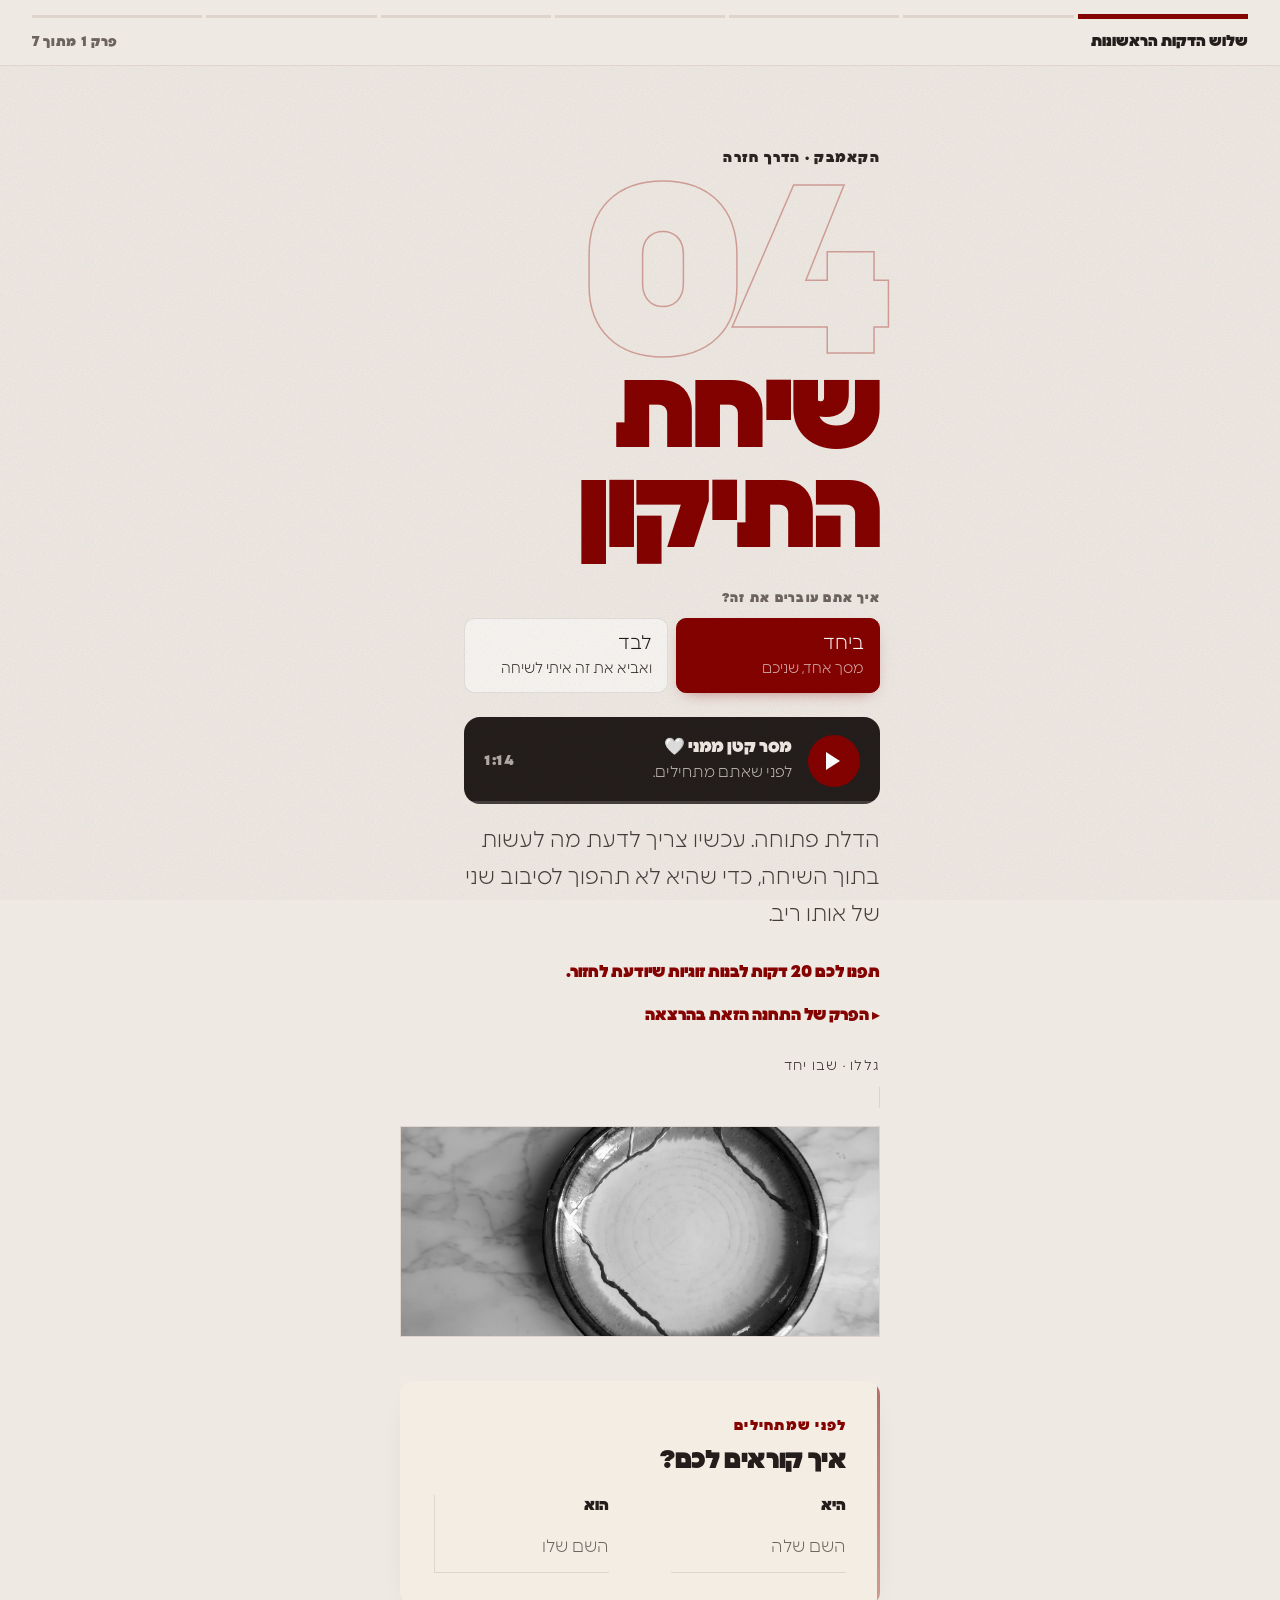
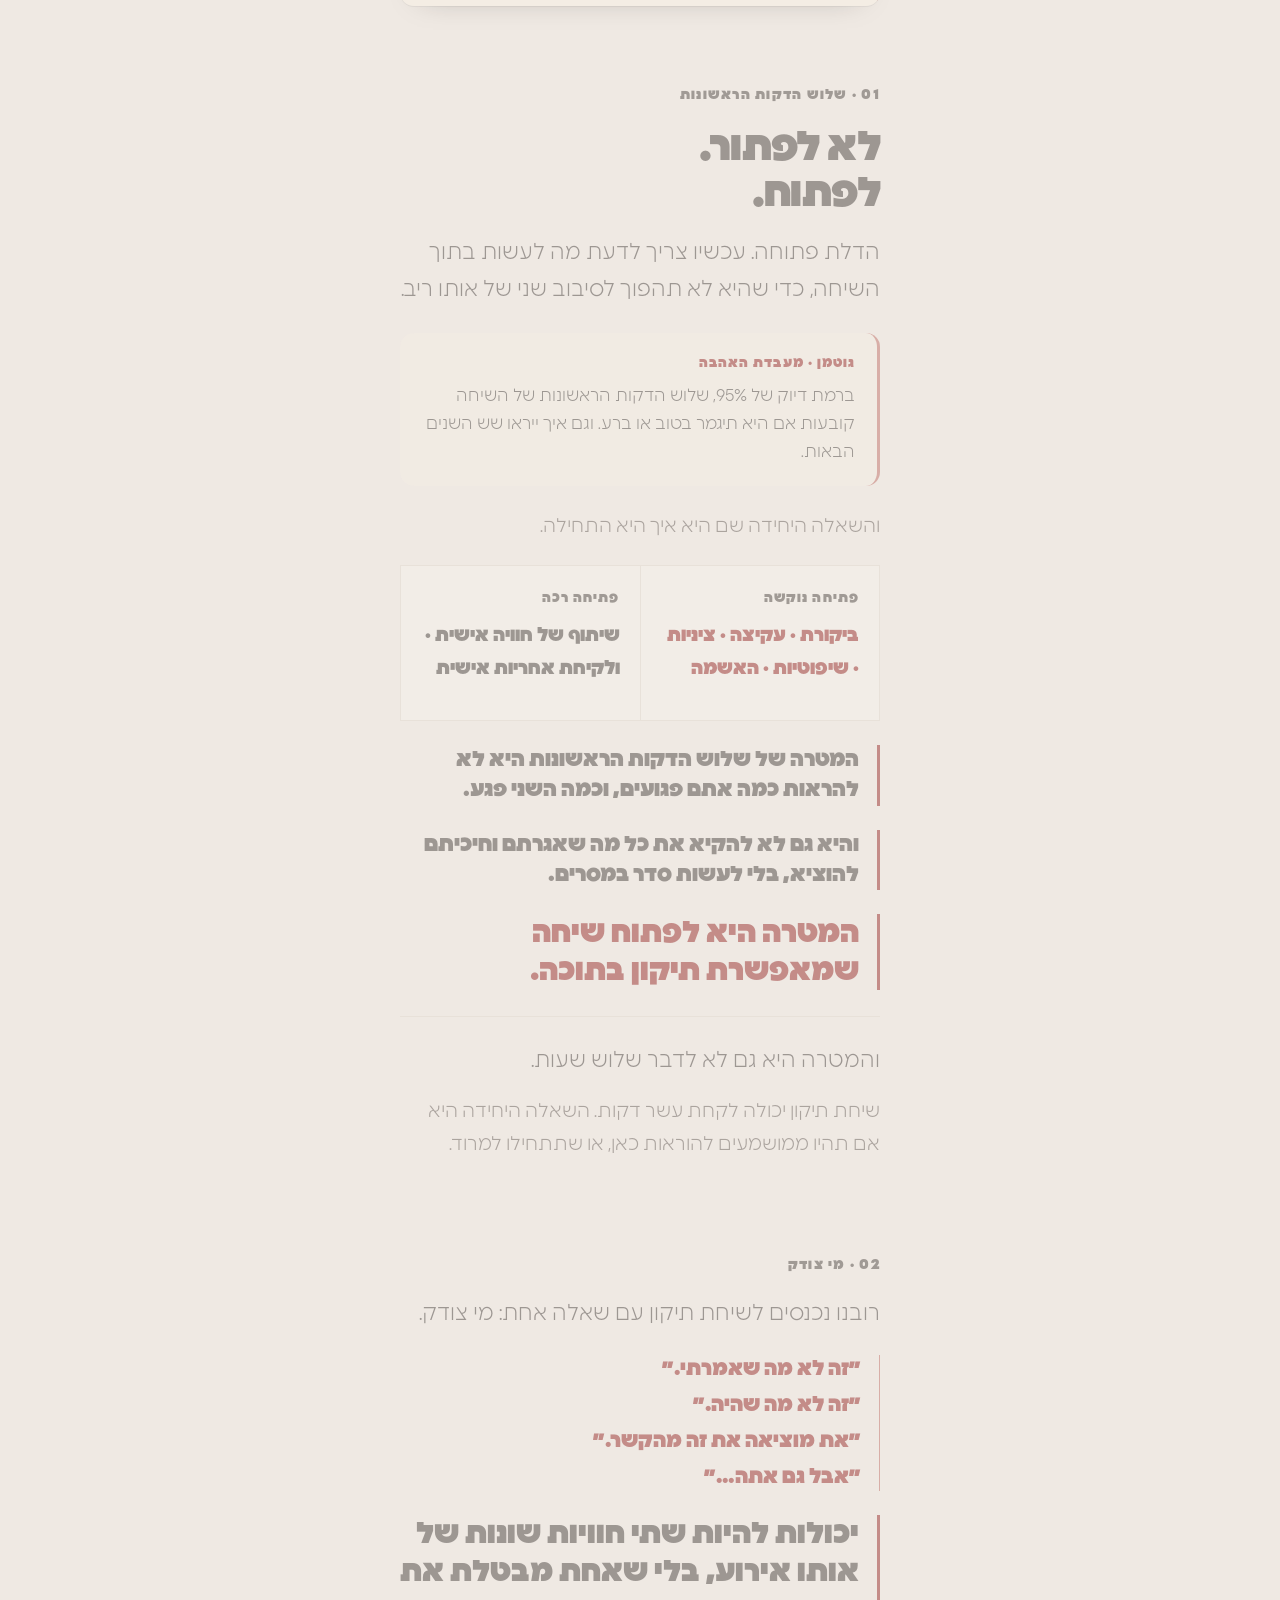
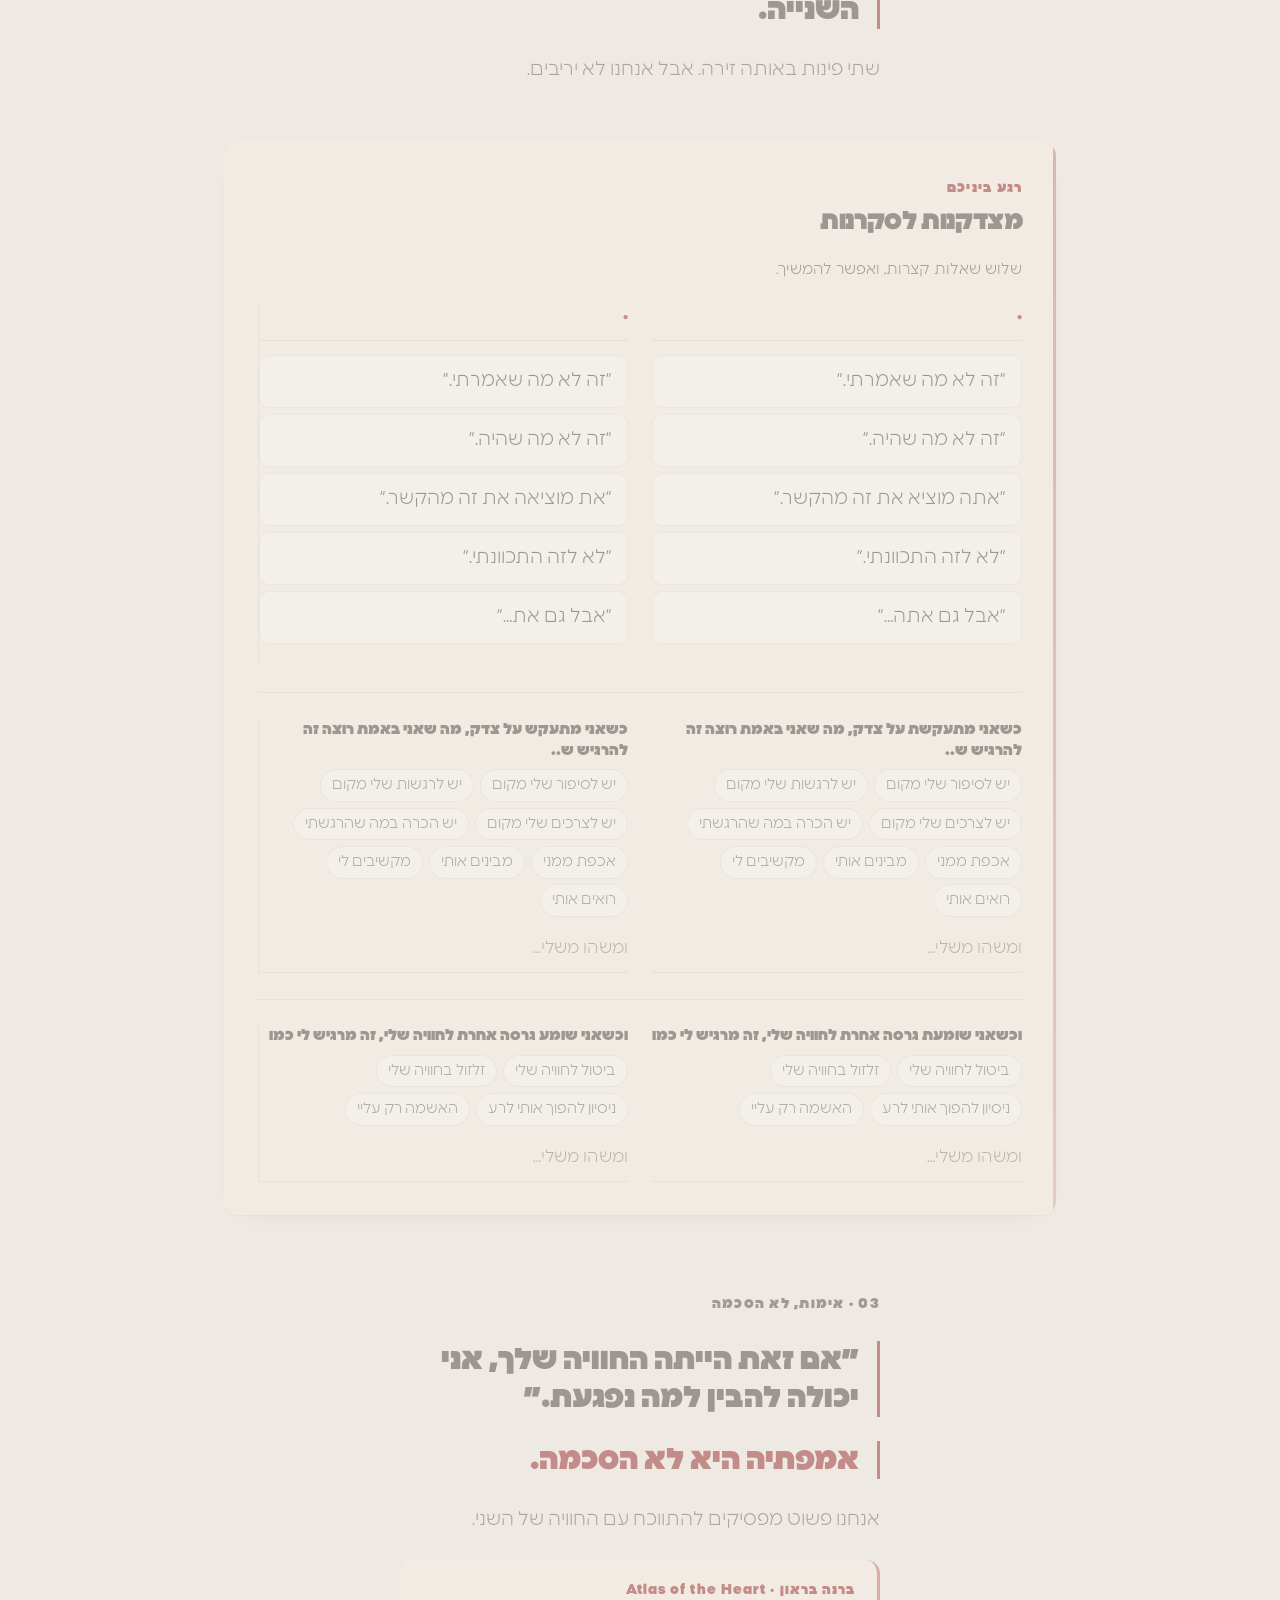
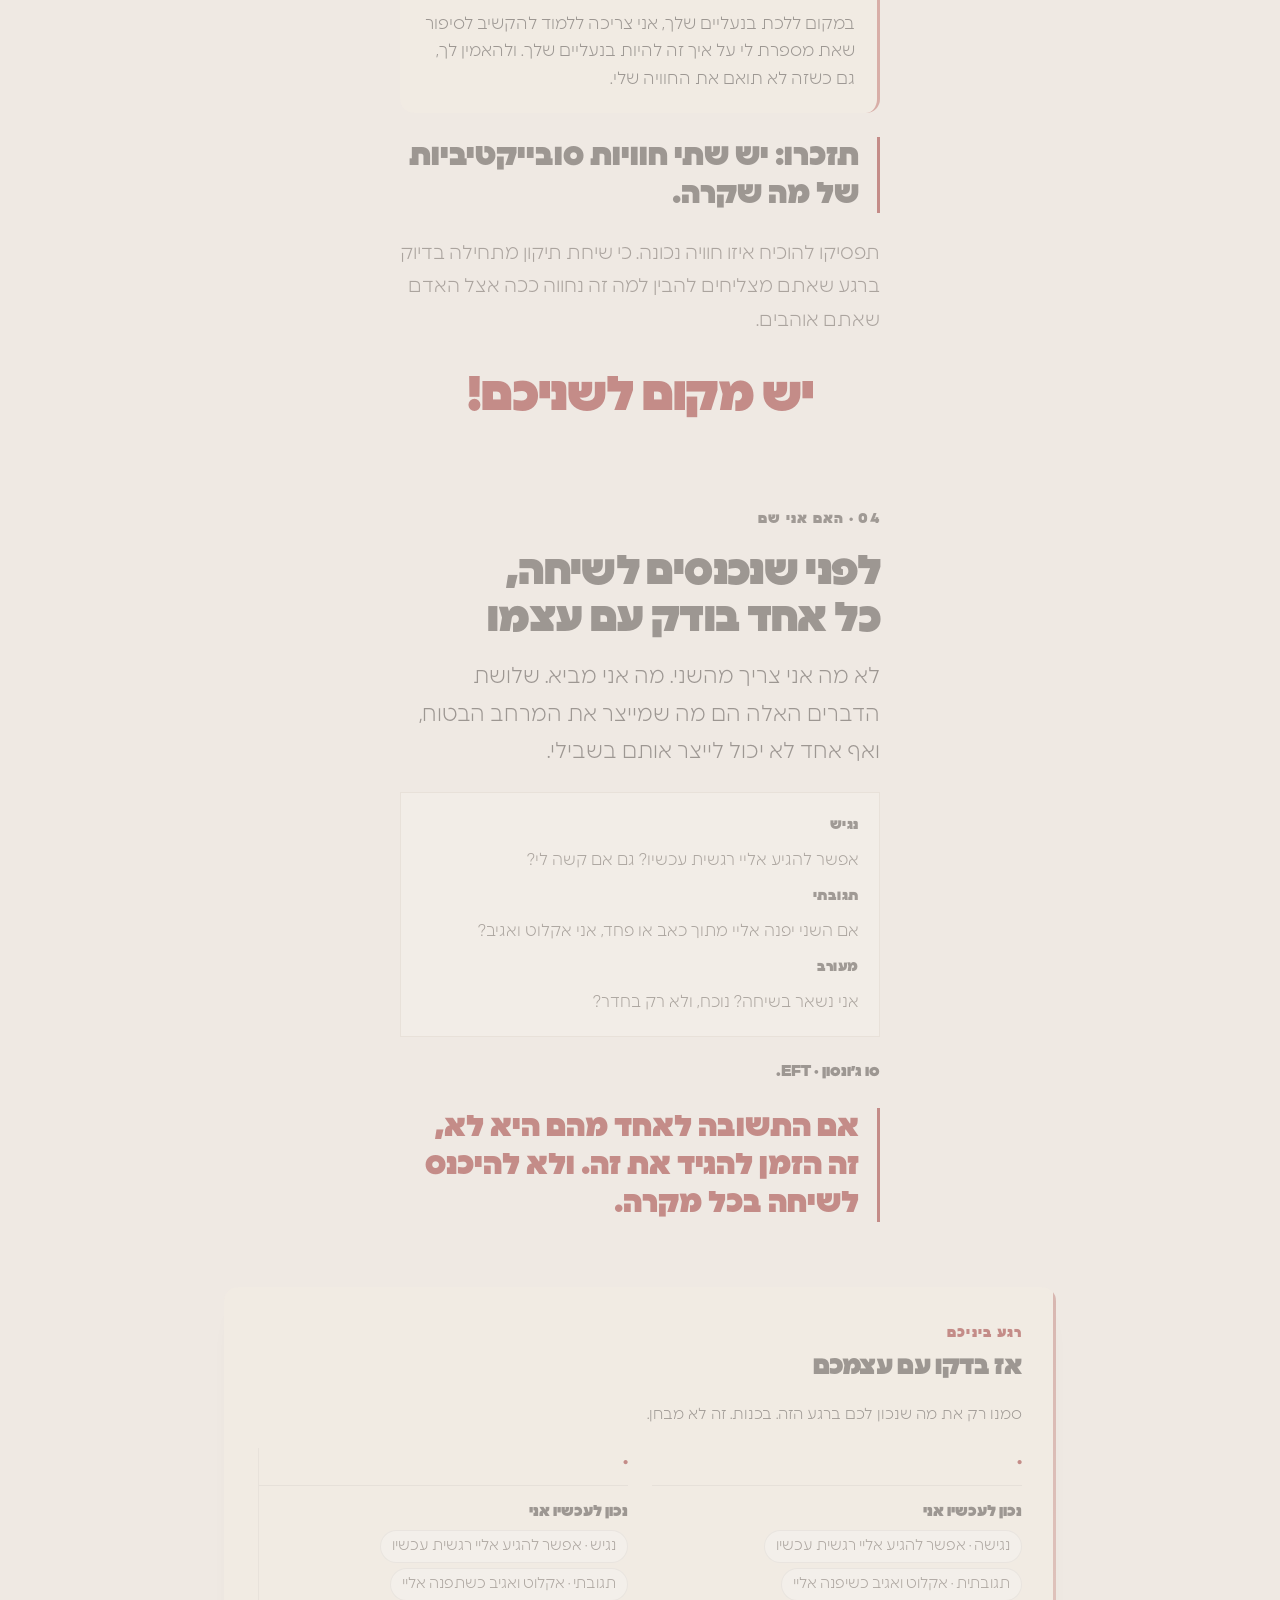
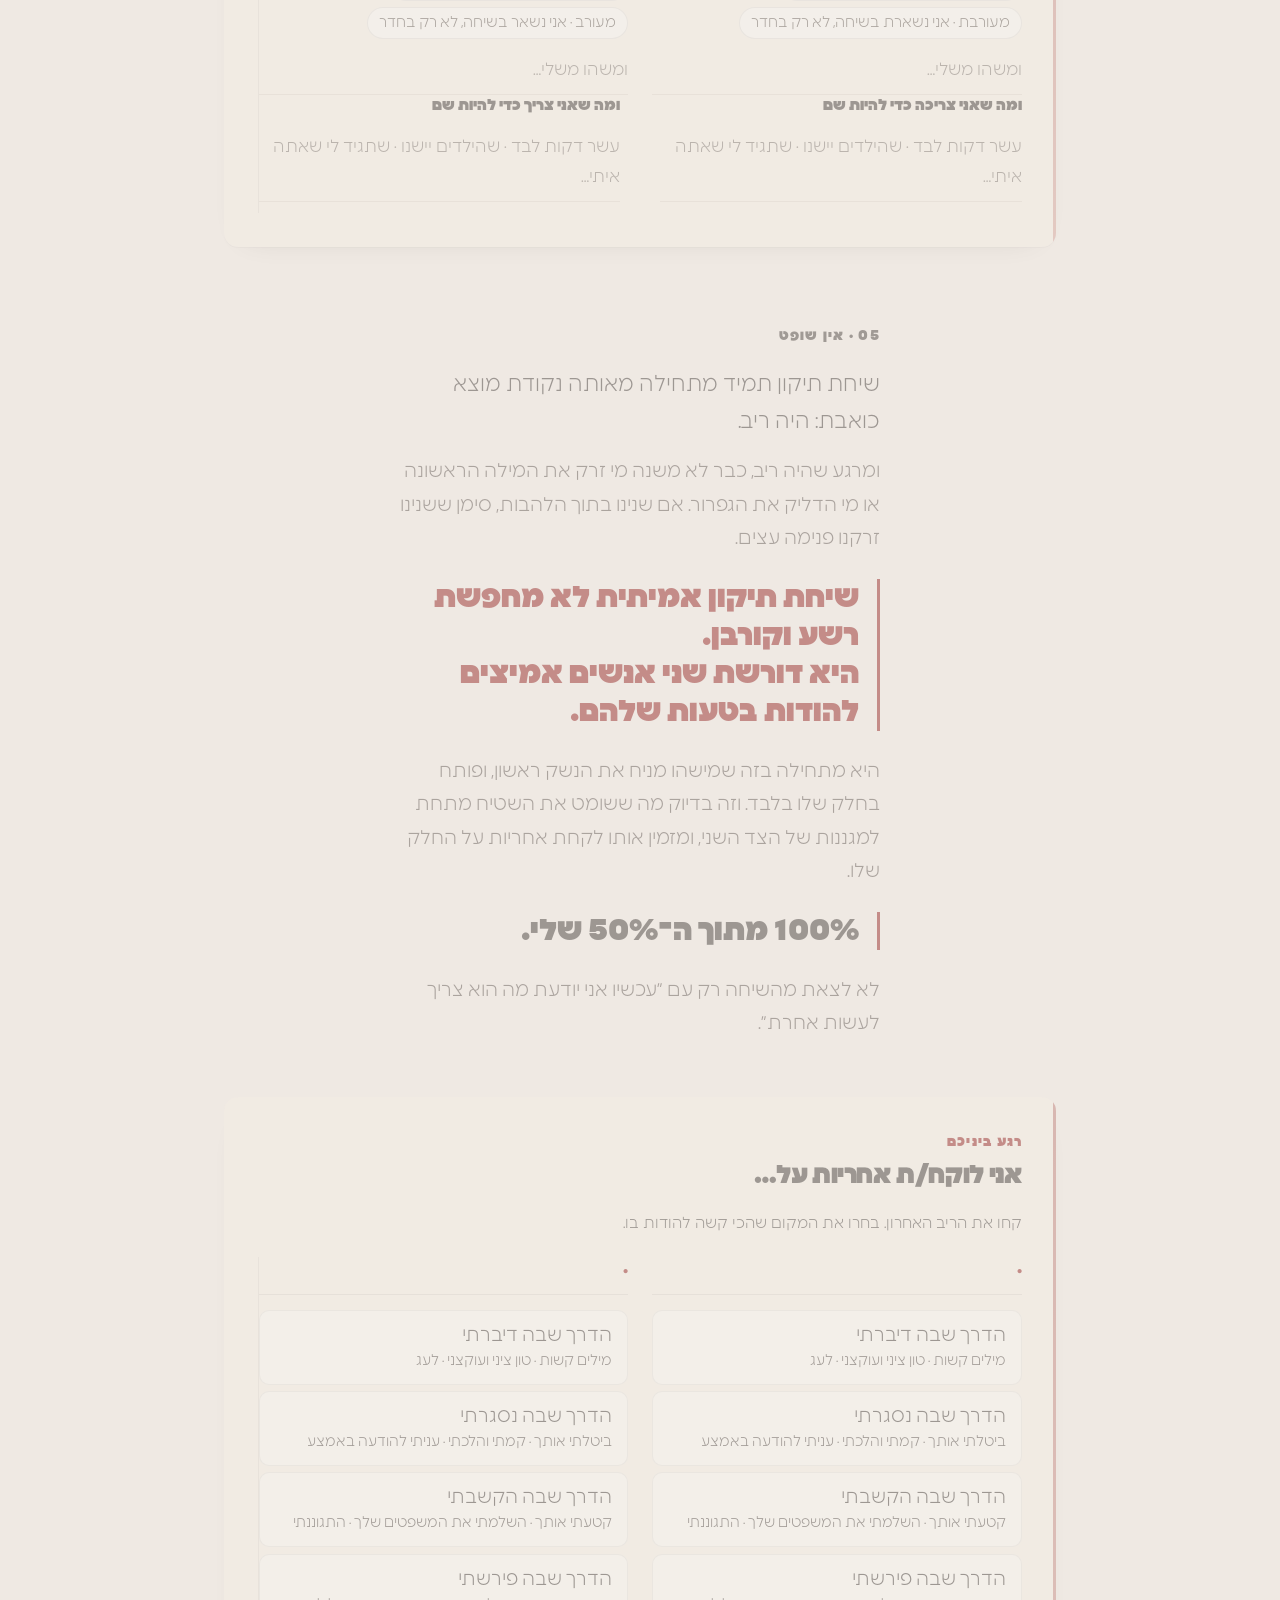
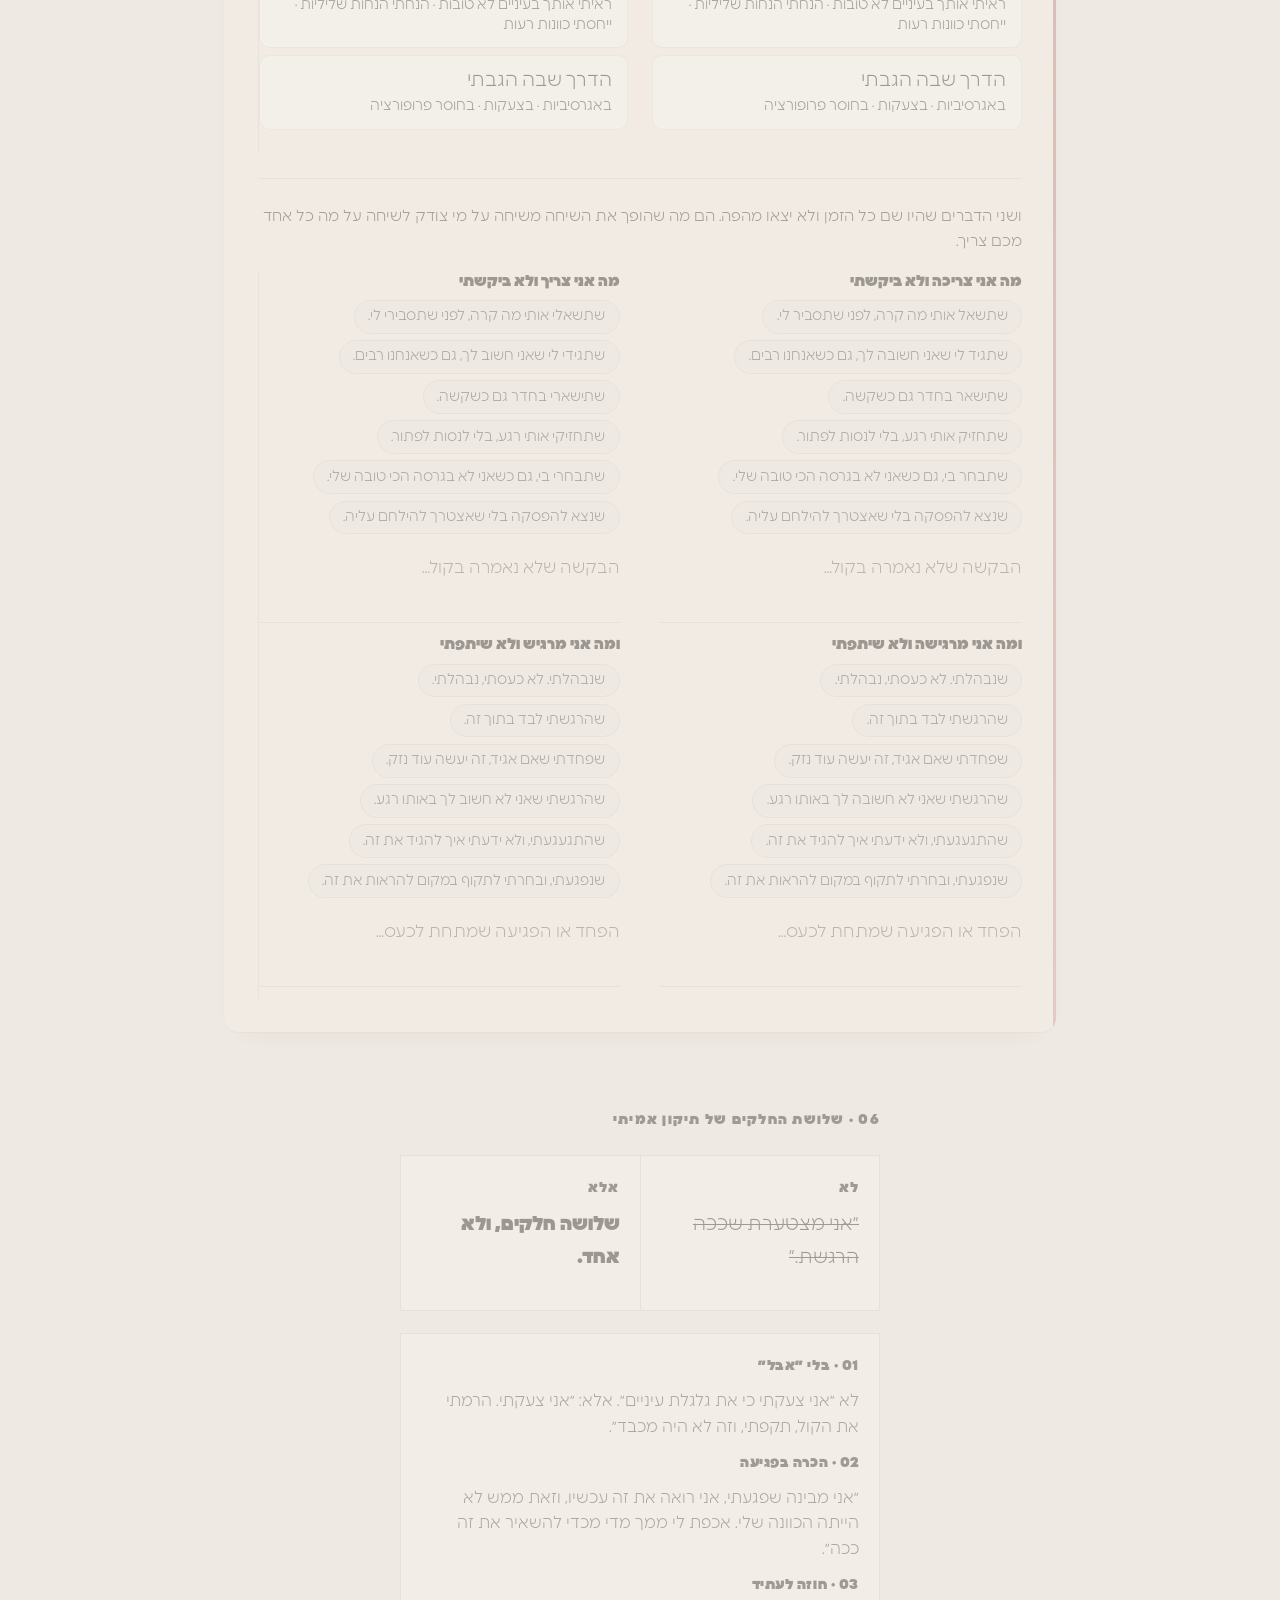
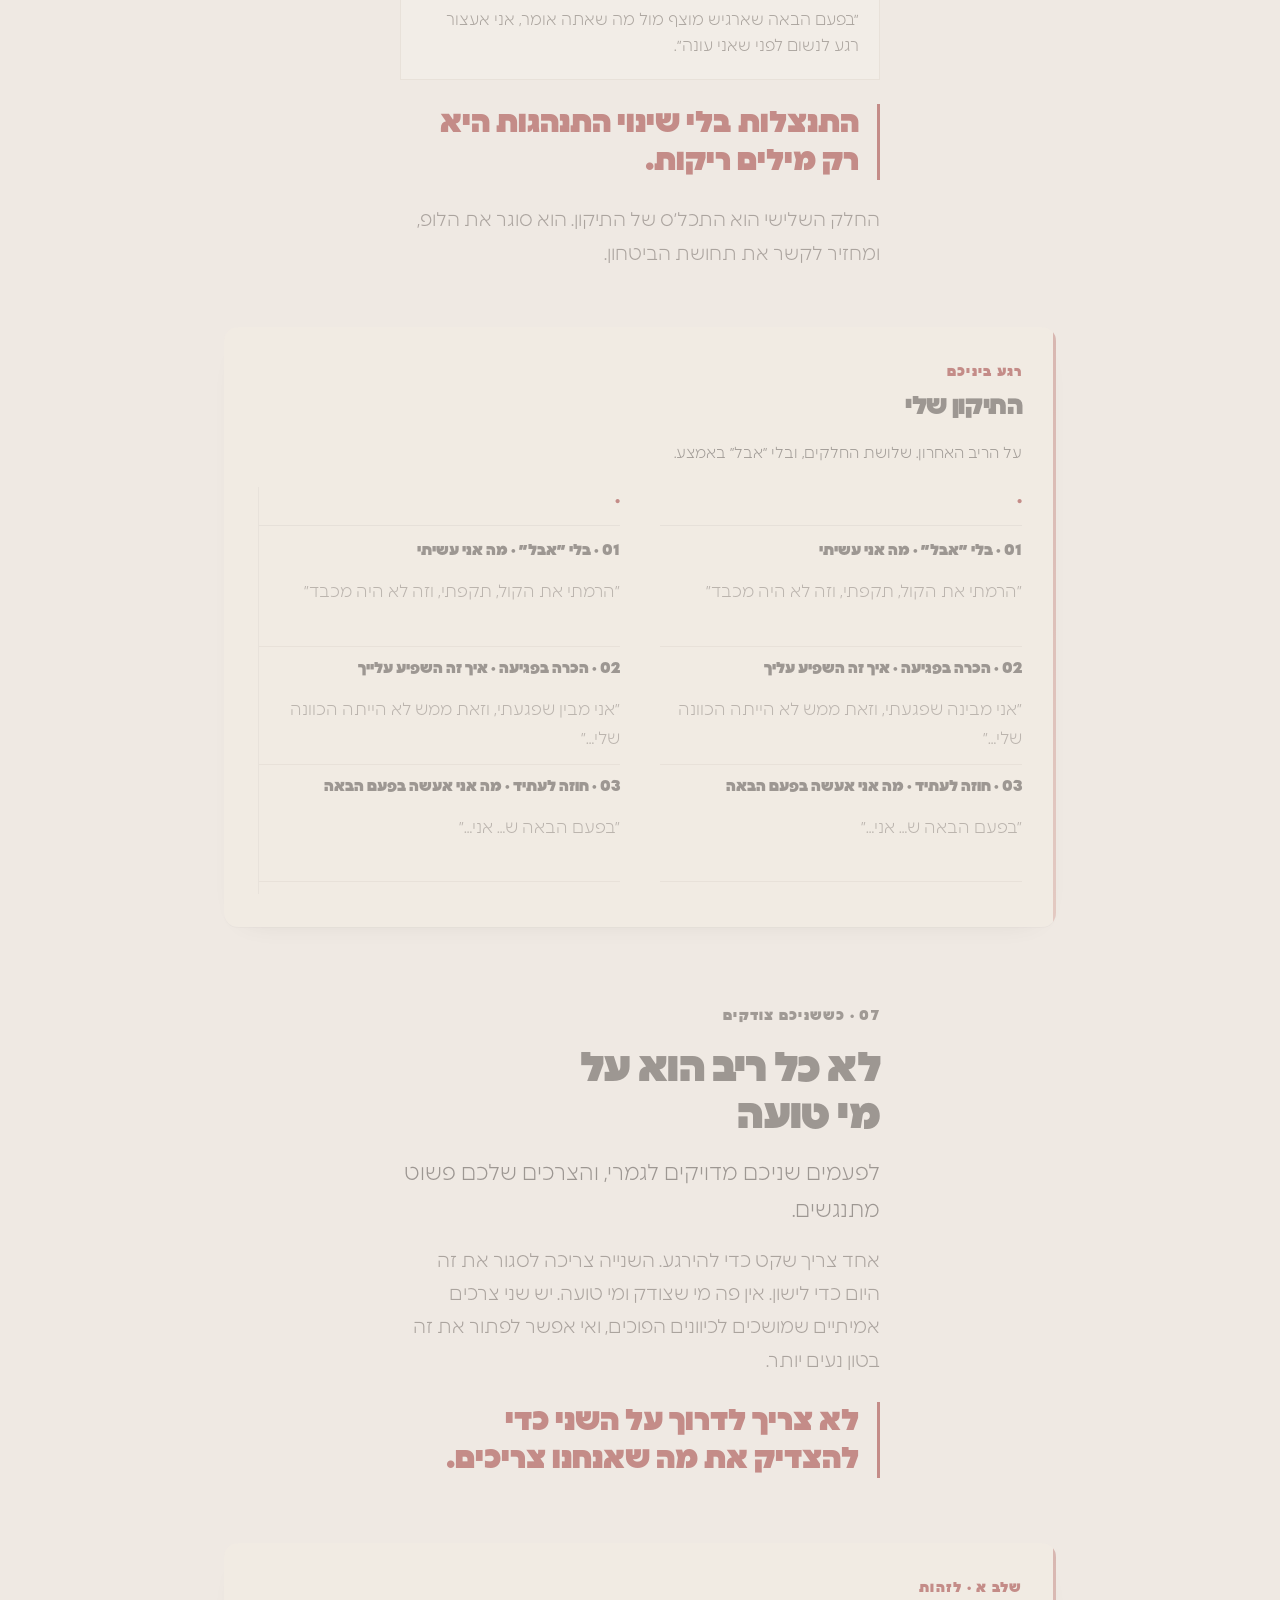
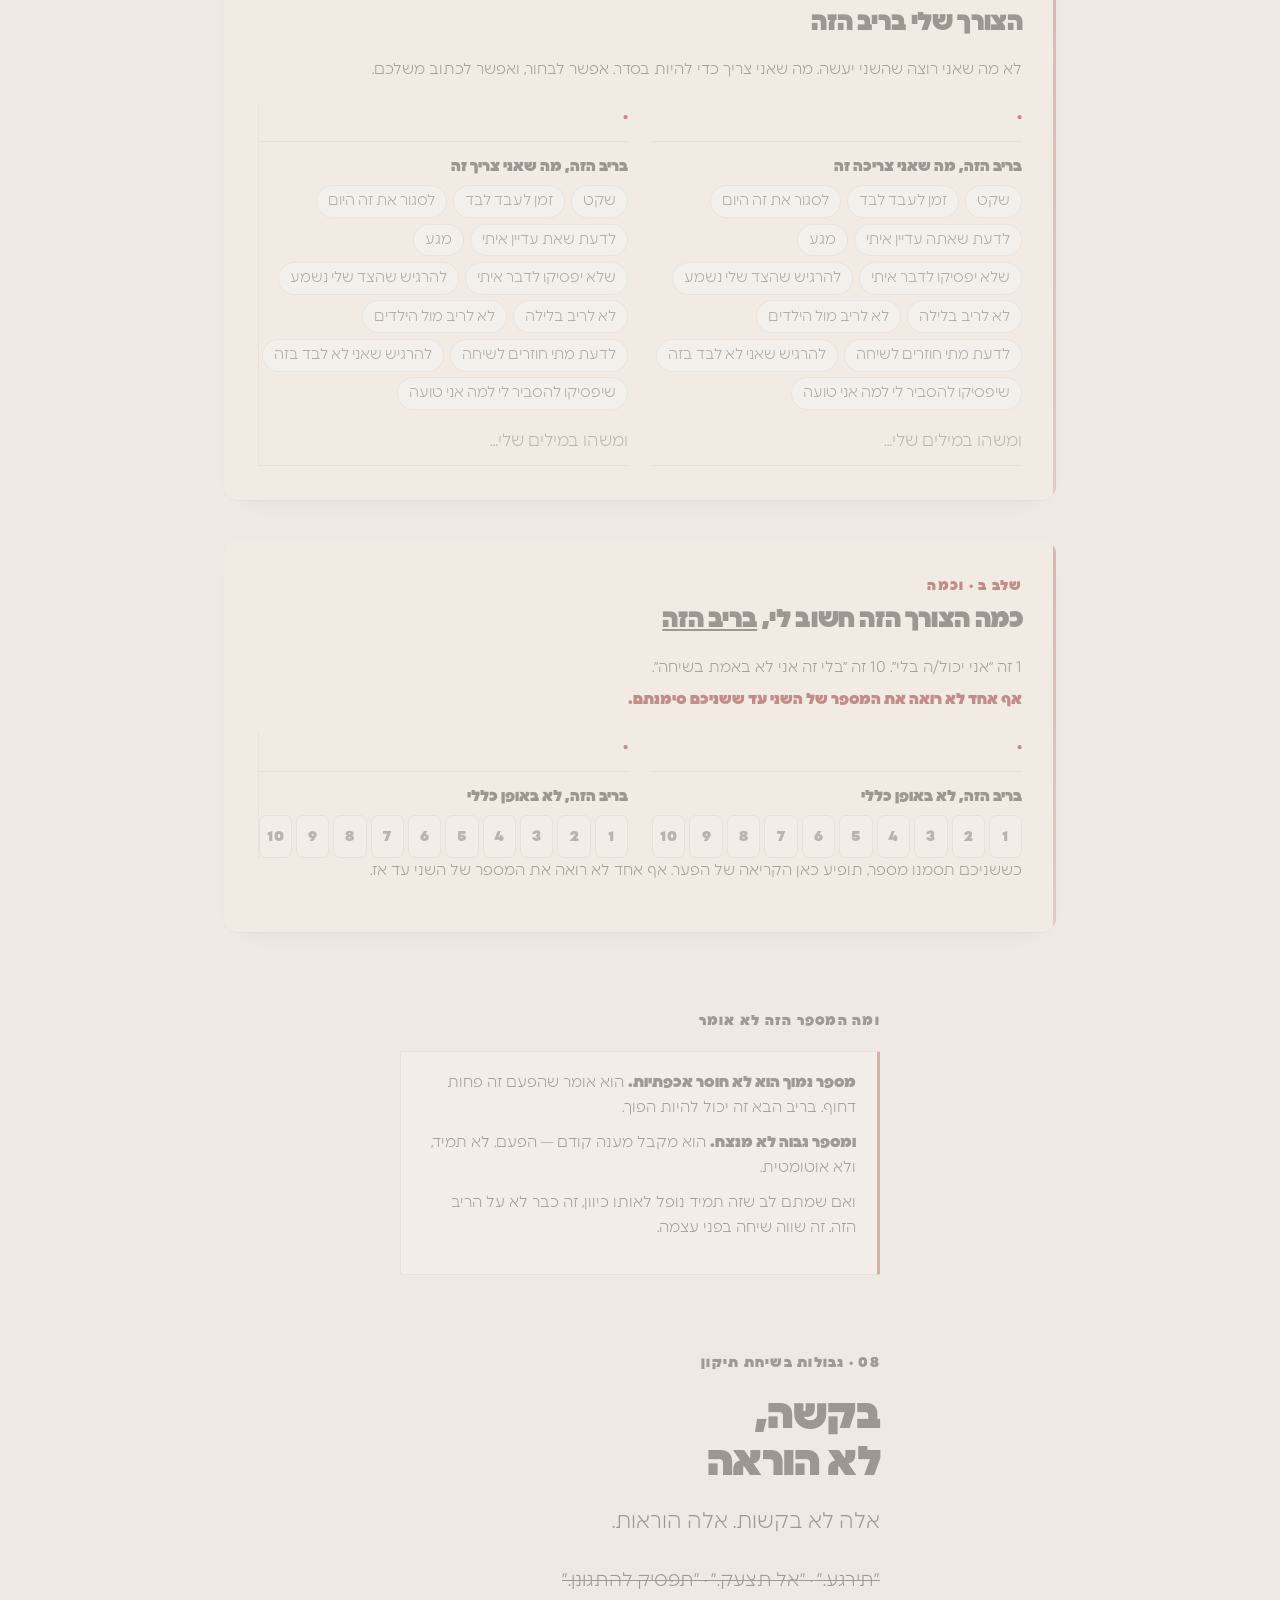
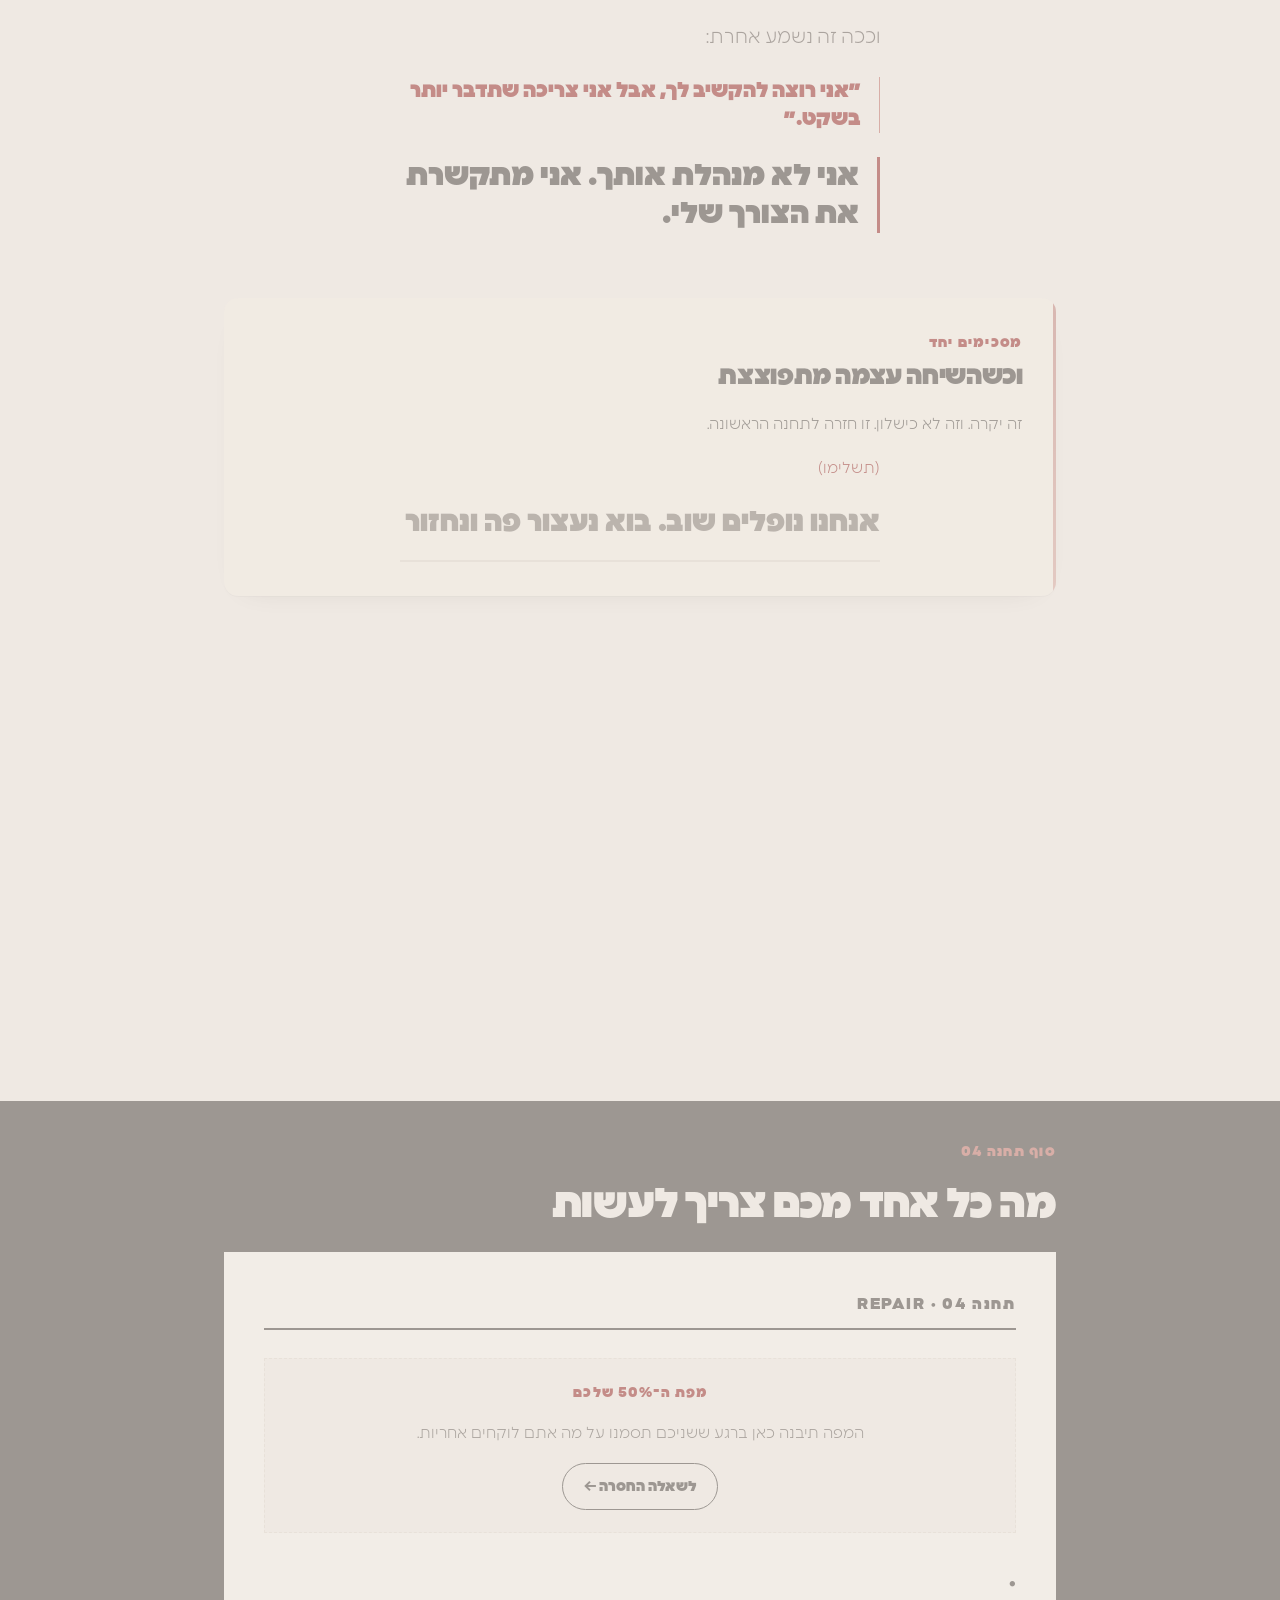
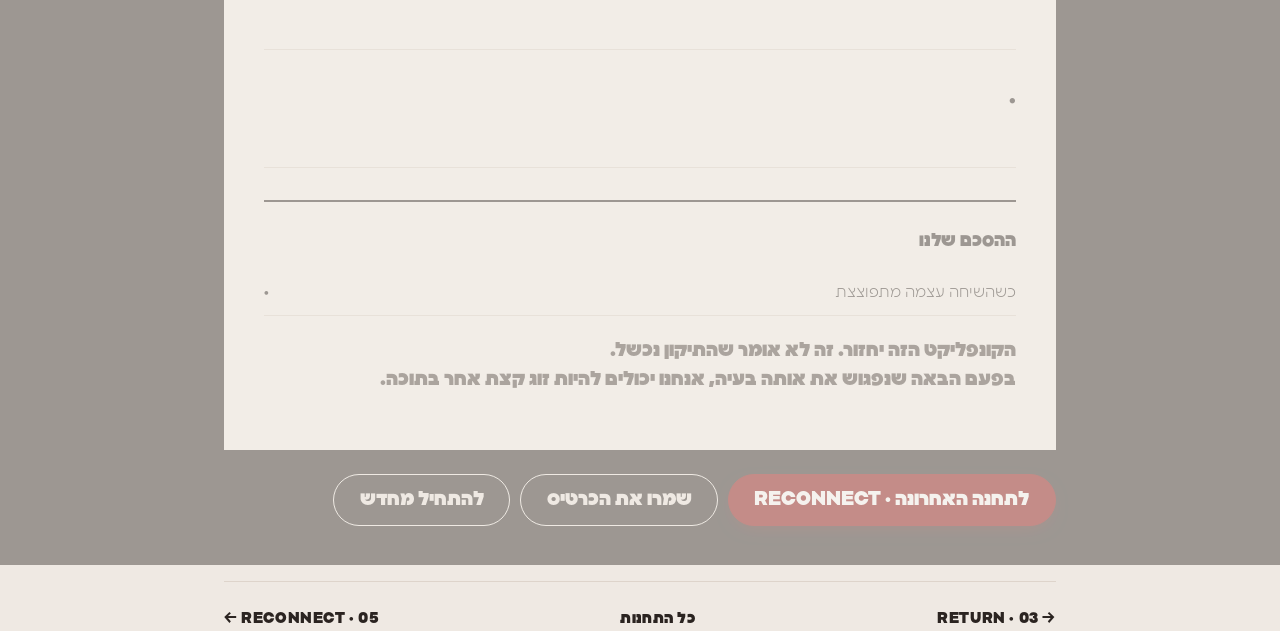
<file: station-04.html>
<!doctype html>
<html lang="he" dir="rtl">
<head>
<meta charset="utf-8">
<meta name="robots" content="noindex, nofollow">
<meta name="viewport" content="width=device-width, initial-scale=1, viewport-fit=cover">
<title>הקאמבק · תחנה 04 · שיחת התיקון</title>
<link rel="stylesheet" href="fonts.css?v=156">
<link rel="stylesheet" href="style.css?v=156">
</head>
<body>

<div id="rail"><i></i></div>

<section id="cover" class="wrap">
  <div class="rv in">
    <div class="eyebrow"><a href="index.html" style="color:inherit;text-decoration:none">הקאמבק · הדרך חזרה</a></div>
    <div class="num">04</div>
    <div class="stop">שיחת התיקון</div>
    <div id="modepick"></div>
    <div class="listenwrap" data-audio="audio/station-04.mp3" hidden>
      <div class="listen">
        <button type="button" class="playbtn" aria-label="להשמיע"><i></i></button>
        <div class="ltext">
          <b>מסר קטן ממני 🤍</b>
          <span>לפני שאתם מתחילים.</span>
        </div>
        <span class="ltime"></span>
        <div class="lbar"><i></i></div>
      </div>
    </div>
    <p class="sub lead">
      הדלת פתוחה.
      עכשיו צריך לדעת מה לעשות בתוך השיחה,
      כדי שהיא לא תהפוך לסיבוב שני של אותו ריב.
    </p>
    <p class="timehint">תפנו לכם 20 דקות לבנות זוגיות שיודעת לחזור.</p>
    <p class="timehint lechint" style="margin-top:.4rem"><a href="lecture.html?t=3230" style="color:var(--crimson);font-weight:900;text-decoration:none">▸ הפרק של התחנה הזאת בהרצאה</a></p>
    <div class="scroll-hint">גללו · שבו יחד</div>
    <figure class="coverimg"><img src="images/04-repair.jpg" alt="קערה מתוקנת בקינצוגי" loading="eager" decoding="async"></figure>
  </div>
</section>

<section class="wrap">
  <div class="q rv">
    <div class="eyebrow">לפני שמתחילים</div>
    <h3>איך קוראים לכם?</h3>
    <div class="pair" id="names"></div>
  </div>
</section>

<div id="gate" class="locked">

<section class="wrap">
  <div class="rv">
    <div class="eyebrow">01 · שלוש הדקות הראשונות</div>
    <h2>לא לפתור.<br>לפתוח.</h2>
    <p class="lead">הדלת פתוחה. עכשיו צריך לדעת מה לעשות בתוך השיחה, כדי שהיא לא תהפוך לסיבוב שני של אותו ריב.</p>
    <div class="research">
      <div class="rlabel">גוטמן · מעבדת האהבה</div>
      <p>
        ברמת דיוק של 95%, שלוש הדקות הראשונות של השיחה קובעות אם היא תיגמר בטוב או ברע.
        וגם איך ייראו שש השנים הבאות.
      </p>
    </div>
    <p>והשאלה היחידה שם היא איך היא התחילה.</p>
    <div class="vs">
      <div>
        <div class="lbl">פתיחה נוקשה</div>
        <p class="yes" style="color:var(--crimson)">ביקורת · עקיצה · ציניות · שיפוטיות · האשמה</p>
      </div>
      <div>
        <div class="lbl">פתיחה רכה</div>
        <p class="yes">שיתוף של חוויה אישית · ולקיחת אחריות אישית</p>
      </div>
    </div>
    <p class="pull sm">המטרה של שלוש הדקות הראשונות היא לא להראות כמה אתם פגועים, וכמה השני פגע.</p>
    <p class="pull sm" style="margin-top:1rem">והיא גם לא להקיא את כל מה שאגרתם וחיכיתם להוציא, בלי לעשות סדר במסרים.</p>
    <p class="pull red" style="margin-top:1rem">המטרה היא לפתוח שיחה שמאפשרת תיקון בתוכה.</p>
    <hr class="rule">
    <p class="lead">והמטרה היא גם לא לדבר שלוש שעות.</p>
    <p>שיחת תיקון יכולה לקחת עשר דקות. השאלה היחידה היא אם תהיו ממושמעים להוראות כאן, או שתתחילו למרוד.</p>
  </div>
</section>

<section class="wrap">
  <div class="rv">
    <div class="eyebrow">02 · מי צודק</div>
    <p class="lead">רובנו נכנסים לשיחת תיקון עם שאלה אחת: מי צודק.</p>
    <div class="voices">
      <p>״זה לא מה שאמרתי.״</p>
      <p>״זה לא מה שהיה.״</p>
      <p>״את מוציאה את זה מהקשר.״</p>
      <p>״אבל גם אתה…״</p>
    </div>
    <p class="pull">יכולות להיות שתי חוויות שונות של אותו אירוע, בלי שאחת מבטלת את השנייה.</p>
    <p>שתי פינות באותה זירה. אבל אנחנו לא יריבים.</p>
  </div>
</section>

<section class="wrap wide">
  <div class="q rv">
    <div class="eyebrow">רגע ביניכם</div>
    <h3>מצדקנות לסקרנות</h3>
    <p class="tiny" style="margin-bottom:1.3rem">שלוש שאלות קצרות, ואפשר להמשיך.</p>
    <div class="pair" data-widget="select" data-field="righteous" data-options="RIGHTEOUS"></div>
    <hr class="rule">
    <div class="pair" data-widget="chips" data-field="serves" data-options="CHIPS_SERVES" data-noname="1"
      data-label="כשאני [מתעקש/מתעקשת] על צדק, מה שאני באמת [רוצה/רוצה] זה להרגיש ש.."></div>
    <hr class="rule">
    <div class="pair" data-widget="chips" data-field="hearing" data-options="CHIPS_HEARING" data-noname="1"
      data-label="וכשאני [שומע/שומעת] גרסה אחרת לחוויה שלי, זה מרגיש לי כמו"></div>
  </div>
</section>

<section class="wrap">
  <div class="rv">
    <div class="eyebrow">03 · אימות, לא הסכמה</div>
    <p class="pull">״אם זאת הייתה החוויה שלך, אני יכולה להבין למה נפגעת.״</p>
    <p class="pull red">אמפתיה היא לא הסכמה.</p>
    <p>אנחנו פשוט מפסיקים להתווכח עם החוויה של השני.</p>
    <div class="research">
      <div class="rlabel">ברנה בראון · Atlas of the Heart</div>
      <p>
        במקום ללכת בנעליים שלך, אני צריכה ללמוד להקשיב לסיפור שאת מספרת לי
        על איך זה להיות בנעליים שלך. ולהאמין לך, גם כשזה לא תואם את החוויה שלי.
      </p>
    </div>
    <p class="pull">תזכרו: יש שתי חוויות סובייקטיביות של מה שקרה.</p>
    <p>
      תפסיקו להוכיח איזו חוויה נכונה. כי שיחת תיקון מתחילה בדיוק ברגע שאתם מצליחים להבין
      למה זה נחווה ככה אצל האדם שאתם אוהבים.
    </p>
    <p class="shout">יש מקום לשניכם!</p>
  </div>
</section>

<section class="wrap">
  <div class="rv">
    <div class="eyebrow">04 · האם אני שם</div>
    <h2>לפני שנכנסים לשיחה,<br>כל אחד בודק עם עצמו</h2>
    <p class="lead">
      לא מה אני צריך מהשני. מה אני מביא.
      שלושת הדברים האלה הם מה שמייצר את המרחב הבטוח, ואף אחד לא יכול לייצר אותם בשבילי.
    </p>
    <div class="sides" style="grid-template-columns:1fr">
      <div class="side">
        <dl>
          <dt>נגיש</dt><dd>אפשר להגיע אליי רגשית עכשיו? גם אם קשה לי?</dd>
          <dt>תגובתי</dt><dd>אם השני יפנה אליי מתוך כאב או פחד, אני אקלוט ואגיב?</dd>
          <dt>מעורב</dt><dd>אני נשאר בשיחה? נוכח, ולא רק בחדר?</dd>
        </dl>
      </div>
    </div>
    <p class="tiny"><em>סו ג׳ונסון · EFT.</em></p>
    <p class="pull red">אם התשובה לאחד מהם היא לא, זה הזמן להגיד את זה. ולא להיכנס לשיחה בכל מקרה.</p>
  </div>
</section>

<section class="wrap wide">
  <div class="q rv">
    <div class="eyebrow">רגע ביניכם</div>
    <h3>אז בדקו עם עצמכם</h3>
    <p class="tiny" style="margin-bottom:1.3rem">
      סמנו רק את מה שנכון לכם ברגע הזה. בכנות. זה לא מבחן.
    </p>
    <div class="pair" data-widget="chips" data-field="ready" data-options="CHIPS_READY"
      data-label="נכון לעכשיו אני" data-ph="ומשהו משלי…"></div>
    <div class="pair" data-widget="text" data-field="toBeThere" data-rows="2" data-noname="1"
      data-label="ומה שאני [צריך/צריכה] כדי להיות שם"
      data-ph="עשר דקות לבד · שהילדים יישנו · שתגיד לי שאתה איתי…"></div>
  </div>
</section>

<section class="wrap">
  <div class="rv">
    <div class="eyebrow">05 · אין שופט</div>
    <p class="lead">
      שיחת תיקון תמיד מתחילה מאותה נקודת מוצא כואבת: היה ריב.
    </p>
    <p>
      ומרגע שהיה ריב, כבר לא משנה מי זרק את המילה הראשונה או מי הדליק את הגפרור.
      אם שנינו בתוך הלהבות, סימן ששנינו זרקנו פנימה עצים.
    </p>
    <p class="pull red">שיחת תיקון אמיתית לא מחפשת רשע וקורבן.<br>היא דורשת שני אנשים אמיצים להודות בטעות שלהם.</p>
    <p>
      היא מתחילה בזה שמישהו מניח את הנשק ראשון, ופותח בחלק שלו בלבד.
      וזה בדיוק מה ששומט את השטיח מתחת למגננות של הצד השני, ומזמין אותו לקחת אחריות על החלק שלו.
    </p>
    <p class="pull">100% מתוך ה־50% שלי.</p>
    <p>לא לצאת מהשיחה רק עם ״עכשיו אני יודעת מה הוא צריך לעשות אחרת״.</p>
  </div>
</section>

<section class="wrap wide">
  <div class="q rv">
    <div class="eyebrow">רגע ביניכם</div>
    <h3>אני לוקח/ת אחריות על…</h3>
    <p class="tiny" style="margin-bottom:1.3rem">קחו את הריב האחרון. בחרו את המקום שהכי קשה להודות בו.</p>
    <div class="pair" data-widget="select" data-field="half" data-options="HALVES"></div>
    <hr class="rule">
    <p class="tiny" style="margin-bottom:1rem">
      ושני הדברים שהיו שם כל הזמן ולא יצאו מהפה.
      הם מה שהופך את השיחה משיחה על מי צודק לשיחה על מה כל אחד מכם צריך.
    </p>
    <div class="pair" data-widget="text" data-field="unasked" data-rows="2" data-noname="1" data-picks="PICKS_UNASKED"
      data-label="מה אני [צריך/צריכה] ולא ביקשתי" data-ph="הבקשה שלא נאמרה בקול…"></div>
    <div class="pair" data-widget="text" data-field="unshared" data-rows="2" data-noname="1" data-picks="PICKS_UNSHARED"
      data-label="ומה אני [מרגיש/מרגישה] ולא שיתפתי" data-ph="הפחד או הפגיעה שמתחת לכעס…"></div>
  </div>
</section>

<section class="wrap">
  <div class="rv">
    <div class="eyebrow">06 · שלושת החלקים של תיקון אמיתי</div>
    <div class="vs">
      <div><div class="lbl">לא</div><p class="no">״אני מצטערת שככה הרגשת.״</p></div>
      <div><div class="lbl">אלא</div><p class="yes">שלושה חלקים, ולא אחד.</p></div>
    </div>
    <div class="sides" style="grid-template-columns:1fr">
      <div class="side">
        <dl>
          <dt>01 · בלי ״אבל״</dt>
          <dd>לא ״אני צעקתי כי את גלגלת עיניים״. אלא: ״אני צעקתי. הרמתי את הקול, תקפתי, וזה לא היה מכבד״.</dd>
          <dt>02 · הכרה בפגיעה</dt>
          <dd>״אני מבינה שפגעתי, אני רואה את זה עכשיו, וזאת ממש לא הייתה הכוונה שלי. אכפת לי ממך מדי מכדי להשאיר את זה ככה״.</dd>
          <dt>03 · חוזה לעתיד</dt>
          <dd>״בפעם הבאה שארגיש מוצף מול מה שאתה אומר, אני אעצור רגע לנשום לפני שאני עונה״.</dd>
        </dl>
      </div>
    </div>
    <p class="pull red">התנצלות בלי שינוי התנהגות היא רק מילים ריקות.</p>
    <p>
      החלק השלישי הוא התכל׳ס של התיקון. הוא סוגר את הלופ, ומחזיר לקשר את תחושת הביטחון.
    </p>
  </div>
</section>

<section class="wrap wide">
  <div class="q rv">
    <div class="eyebrow">רגע ביניכם</div>
    <h3>התיקון שלי</h3>
    <p class="tiny" style="margin-bottom:1.3rem">על הריב האחרון. שלושת החלקים, ובלי ״אבל״ באמצע.</p>
    <div class="pair" data-widget="text" data-field="apoDid" data-rows="2"
      data-label="01 · בלי ״אבל״ · מה אני עשיתי" data-ph="״הרמתי את הקול, תקפתי, וזה לא היה מכבד״"></div>
    <div class="pair" data-widget="text" data-field="apoEffect" data-rows="2" data-noname="1"
      data-label="02 · הכרה בפגיעה · איך זה השפיע <עליך/עלייך>"
      data-ph="״אני [מבין/מבינה] שפגעתי, וזאת ממש לא הייתה הכוונה שלי…״"></div>
    <div class="pair" data-widget="text" data-field="apoFix" data-rows="2" data-noname="1"
      data-label="03 · חוזה לעתיד · מה אני אעשה בפעם הבאה"
      data-ph="״בפעם הבאה ש… אני…״"></div>
  </div>
</section>

<section class="wrap">
  <div class="rv">
    <div class="eyebrow">07 · כששניכם צודקים</div>
    <h2>לא כל ריב הוא על<br>מי טועה</h2>
    <p class="lead">לפעמים שניכם מדויקים לגמרי, והצרכים שלכם פשוט מתנגשים.</p>
    <p>
      אחד צריך שקט כדי להירגע. השנייה צריכה לסגור את זה היום כדי לישון.
      אין פה מי שצודק ומי טועה. יש שני צרכים אמיתיים שמושכים לכיוונים הפוכים,
      ואי אפשר לפתור את זה בטון נעים יותר.
    </p>
    <p class="pull red">לא צריך לדרוך על השני כדי להצדיק את מה שאנחנו צריכים.</p>
  </div>
</section>

<section class="wrap wide">
  <div class="q rv">
    <div class="eyebrow">שלב א · לזהות</div>
    <h3>הצורך שלי בריב הזה</h3>
    <p class="tiny" style="margin-bottom:1.3rem">
      לא מה שאני רוצה שהשני יעשה. מה שאני צריך כדי להיות בסדר.
      אפשר לבחור, ואפשר לכתוב משלכם.
    </p>
    <div class="pair" data-widget="chips" data-field="need_c" data-options="CHIPS_NEEDS"
      data-label="בריב הזה, מה שאני [צריך/צריכה] זה" data-ph="ומשהו במילים שלי…"></div>
  </div>
</section>

<section class="wrap wide">
  <div class="q rv">
    <div class="eyebrow">שלב ב · וכמה</div>
    <h3>כמה הצורך הזה חשוב לי, <u>בריב הזה</u></h3>
    <p class="tiny" style="margin-bottom:1.3rem">
      1 זה ״אני יכול/ה בלי״. 10 זה ״בלי זה אני לא באמת בשיחה״.
      <b class="willread">אף אחד לא רואה את המספר של השני עד ששניכם סימנתם.</b>
    </p>
    <div class="pair" data-widget="scale" data-field="needRate" data-lock="1"
      data-label="בריב הזה, לא באופן כללי"></div>
    <div data-widget="gapnote" data-field="needRate" data-need="need_c_free" data-bank="GAPBANK"></div>
  </div>
</section>

<section class="wrap">
  <div class="rv">
    <div class="eyebrow">ומה המספר הזה לא אומר</div>
    <div class="safenote">
      <p class="tiny" style="margin-bottom:.6rem"><b>מספר נמוך הוא לא חוסר אכפתיות.</b> הוא אומר שהפעם זה פחות דחוף. בריב הבא זה יכול להיות הפוך.</p>
      <p class="tiny" style="margin-bottom:.6rem"><b>ומספר גבוה לא מנצח.</b> הוא מקבל מענה קודם — הפעם. לא תמיד, ולא אוטומטית.</p>
      <p class="tiny">ואם שמתם לב שזה תמיד נופל לאותו כיוון, זה כבר לא על הריב הזה. זה שווה שיחה בפני עצמה.</p>
    </div>
  </div>
</section>

<section class="wrap">
  <div class="rv">
    <div class="eyebrow">08 · גבולות בשיחת תיקון</div>
    <h2>בקשה,<br>לא הוראה</h2>
    <p class="lead">אלה לא בקשות. אלה הוראות.</p>
    <div class="notlist">
      <p class="no" style="text-decoration:line-through">״תירגע.״ · ״אל תצעק.״ · ״תפסיק להתגונן.״</p>
    </div>
    <p>וככה זה נשמע אחרת:</p>
    <div class="voices">
      <p>״אני רוצה להקשיב לך, אבל אני צריכה שתדבר יותר בשקט.״</p>
    </div>
    <p class="pull">אני לא מנהלת אותך. אני מתקשרת את הצורך שלי.</p>
  </div>
</section>

<section class="wrap wide">
  <div class="q rv">
    <div class="eyebrow">מסכימים יחד</div>
    <h3>וכשהשיחה עצמה מתפוצצת</h3>
    <p class="tiny" style="margin-bottom:1.3rem">זה יקרה. וזה לא כישלון. זו חזרה לתחנה הראשונה.</p>
    <div data-widget="stext" data-field="blowup" data-big="1" data-ph="אנחנו נופלים שוב. בוא נעצור פה ונחזור לזה מחר בערב."></div>
  </div>
</section>

<section class="wrap wide">
  <div class="q rv">
    <div class="eyebrow">לפני שממשיכים</div>
    <h3>משהו שראיתי בך</h3>
    <p class="tiny" style="margin-bottom:1.3rem">
      כל אחד כותב על השני. בלי לתקן, רק מה שראיתי.
      <b class="willread">וזה מה שהשני יקרא בכרטיס שלו.</b>
    </p>
    <div class="pair" data-widget="text" data-field="learnedYou" data-rows="3"
      data-label="מה הבנתי על {שני} עכשיו, שלא ידעתי קודם" data-ph="בלי לתקן. רק מה שראיתי…"></div>
  </div>
</section>

<section id="cardsec">
  <div class="wrap wide">
    <div class="rv">
      <div class="eyebrow">סוף תחנה 04</div>
      <h2>מה כל אחד מכם צריך לעשות</h2>
      <div class="card" id="card"></div>
      <div class="btnrow">
        <a class="btn solid" href="station-05.html">לתחנה האחרונה · RECONNECT</a>
        <button class="btn" onclick="window.print()">שמרו את הכרטיס</button>
        <button class="btn" id="resetbtn">להתחיל מחדש</button>
      </div>
    </div>
  </div>
</section>

</div>

<div class="wrap wide"><div class="stationnav">
  <a href="station-03.html">→ 03 · RETURN</a>
  <a href="index.html">כל התחנות</a>
  <a href="station-05.html">05 · RECONNECT ←</a>
</div></div>

<script src="content-04.js?v=156"></script>
<script src="sync.js?v=156"></script>
<script src="engine.js?v=156"></script>
</body>
</html>
</file>
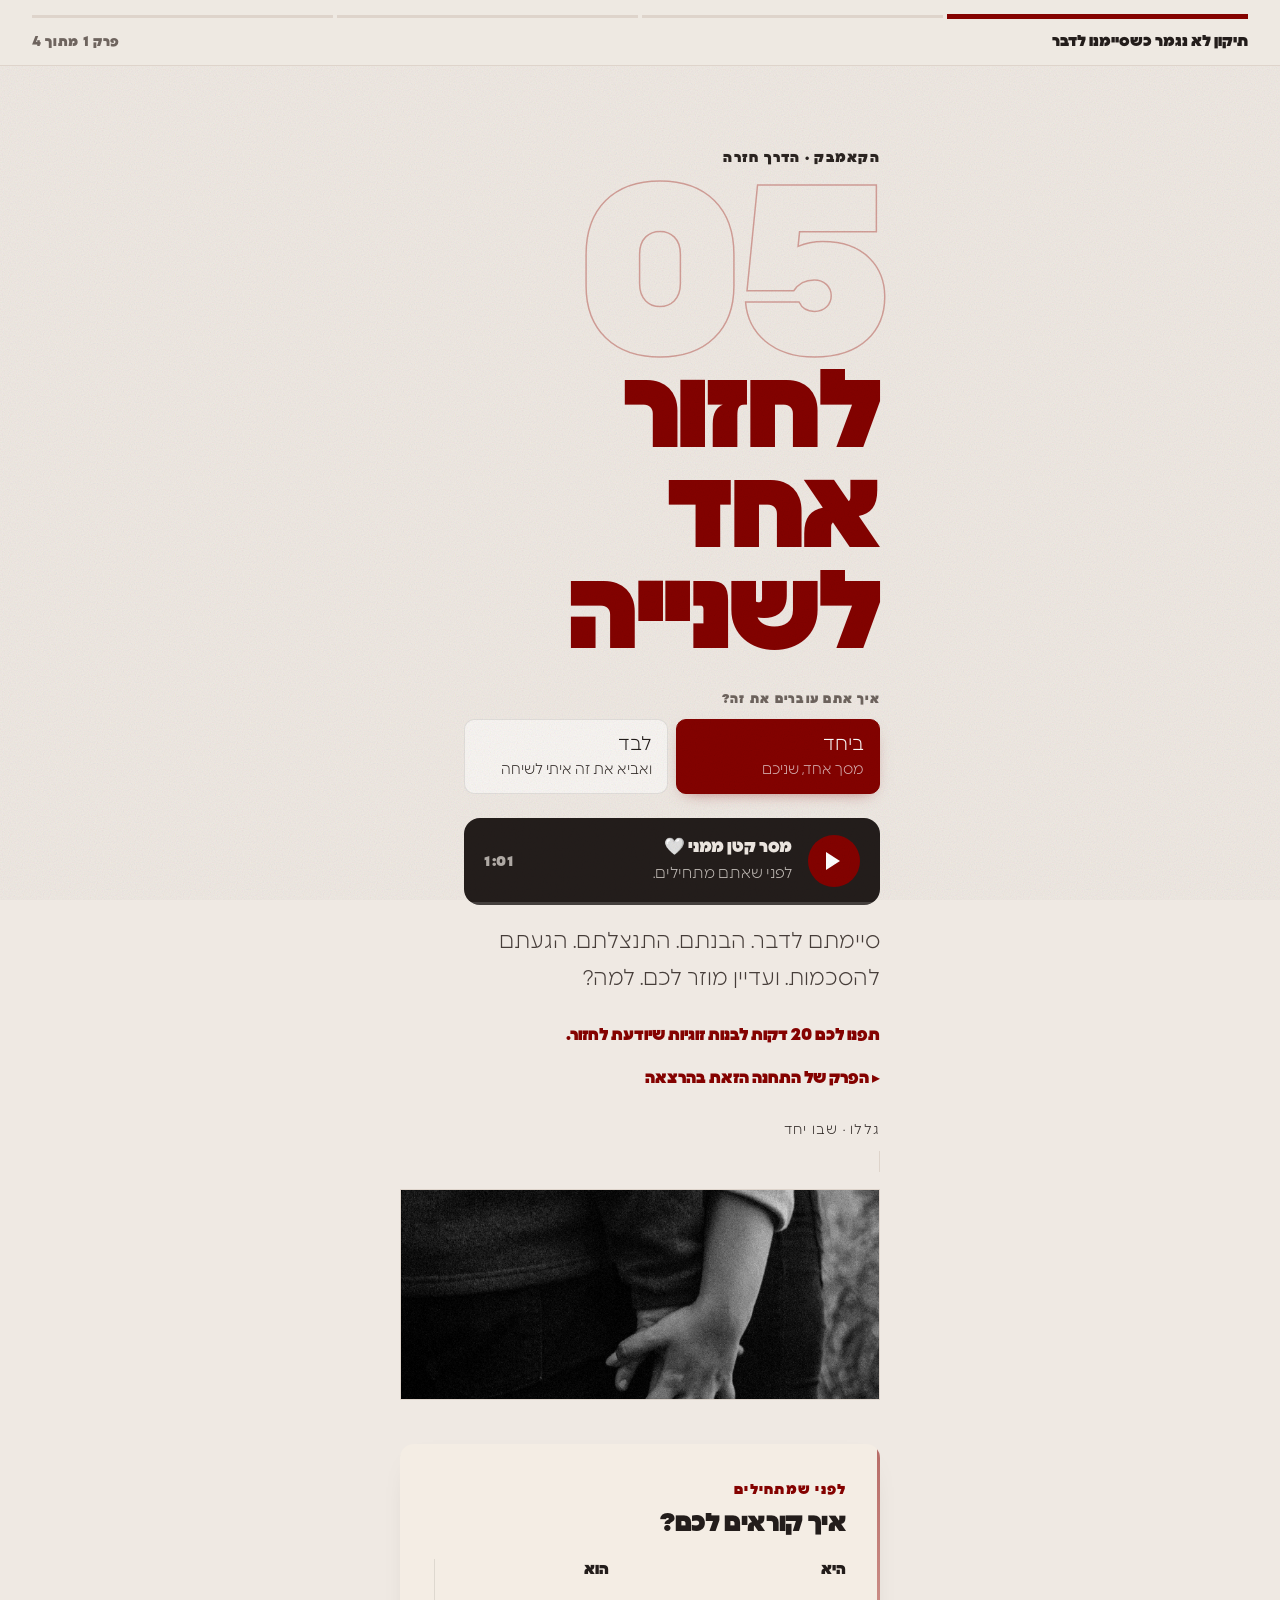
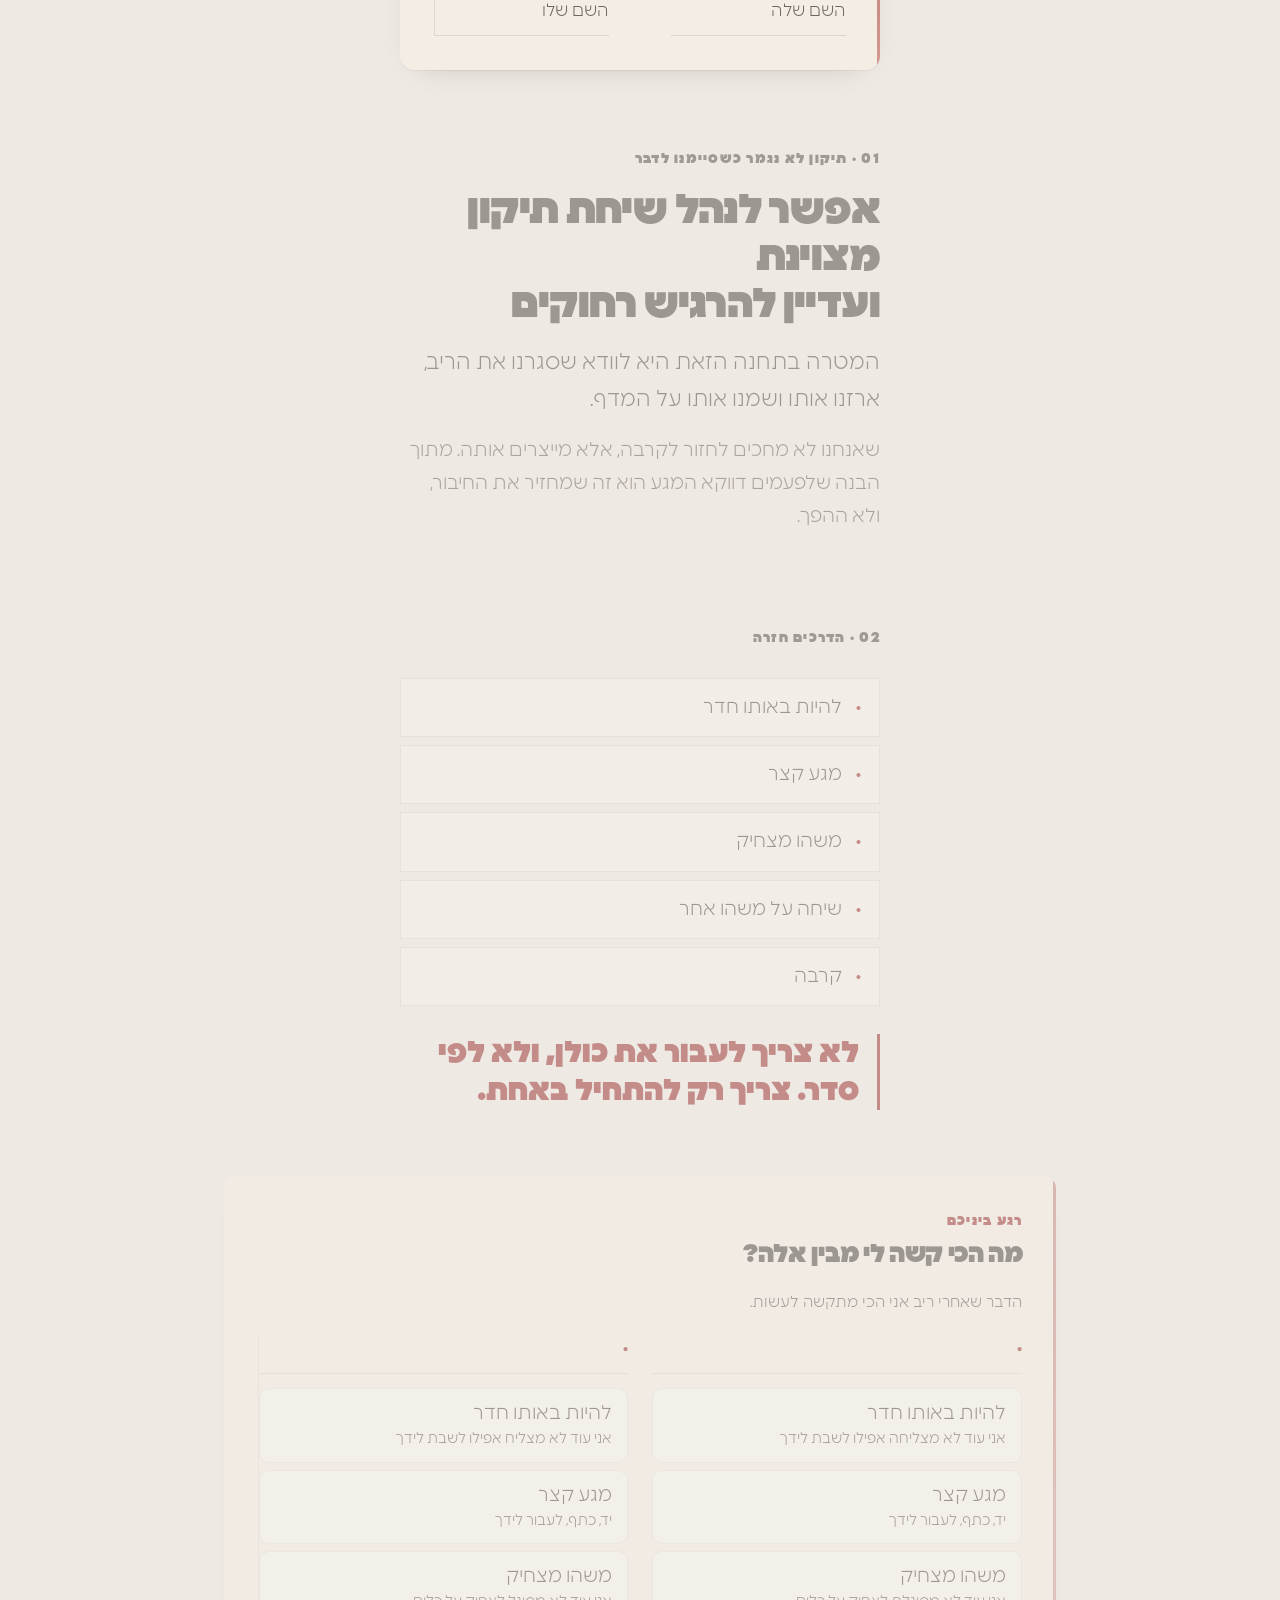
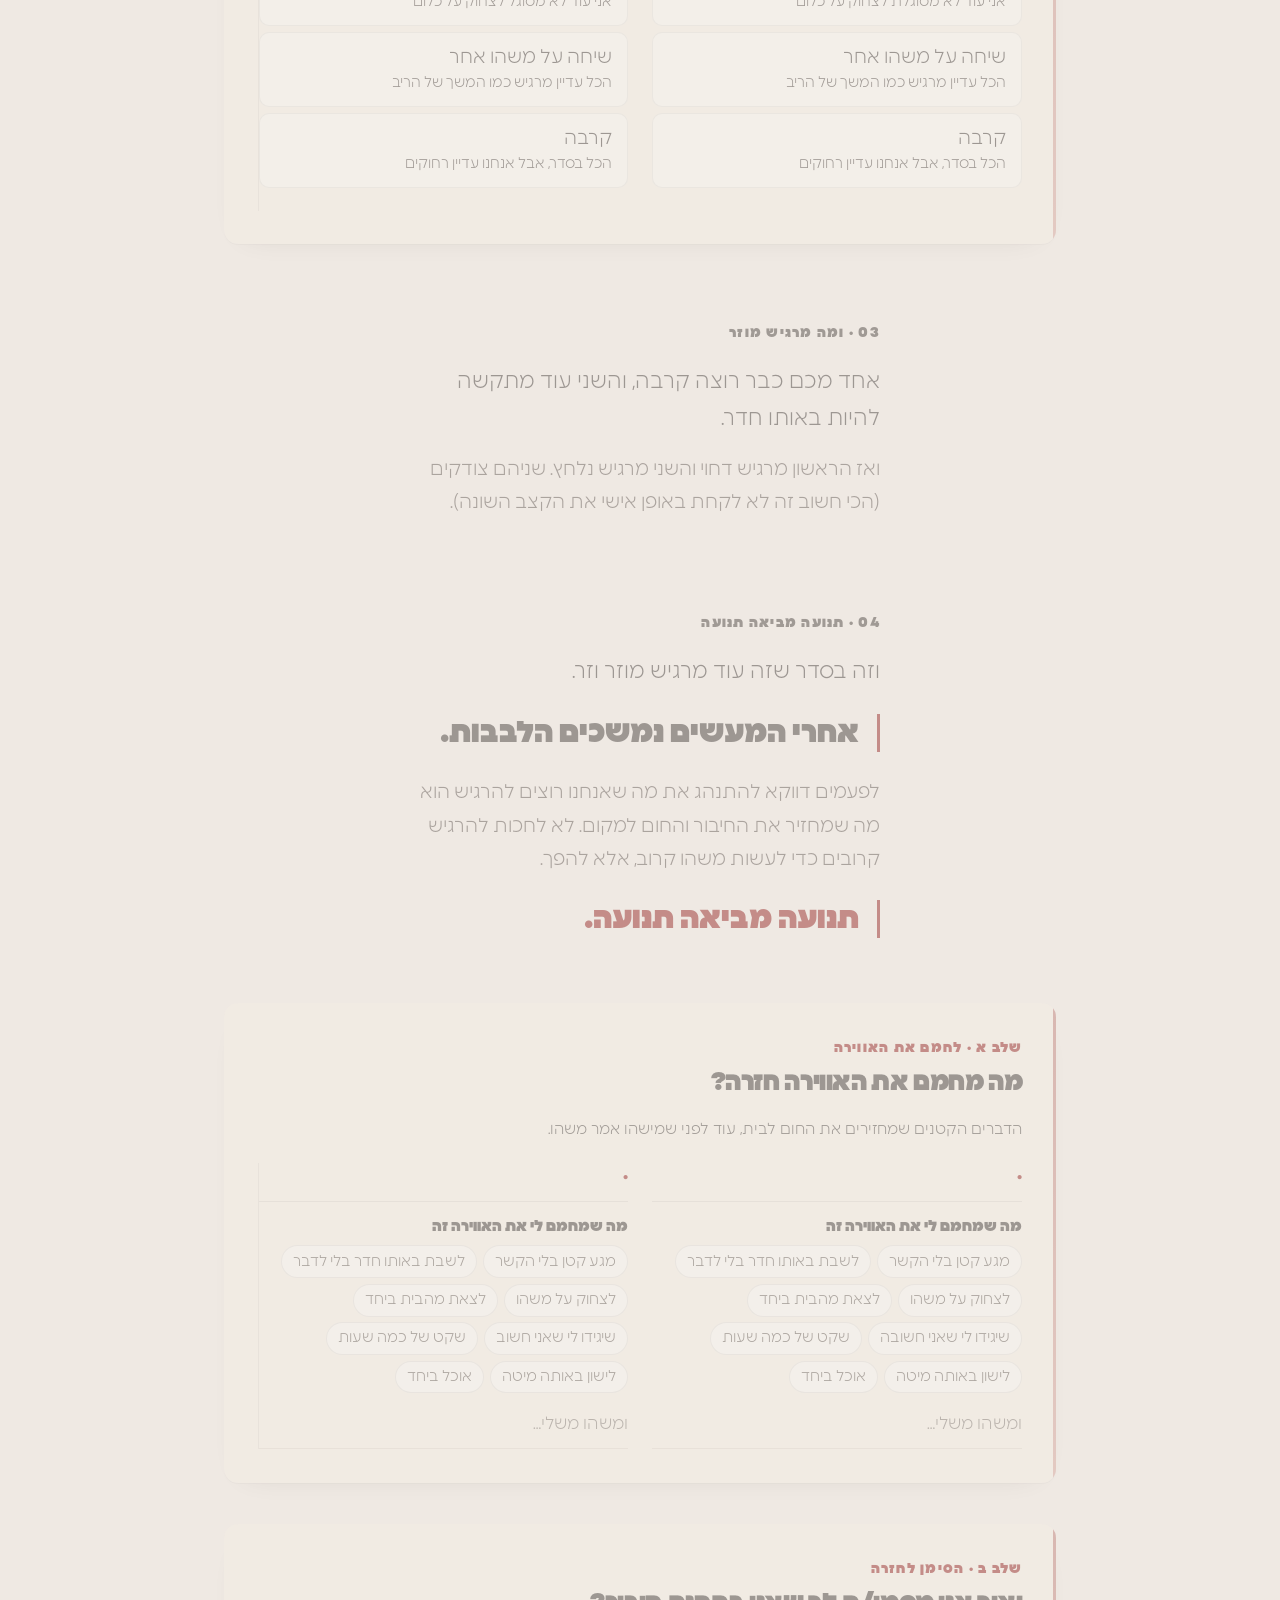
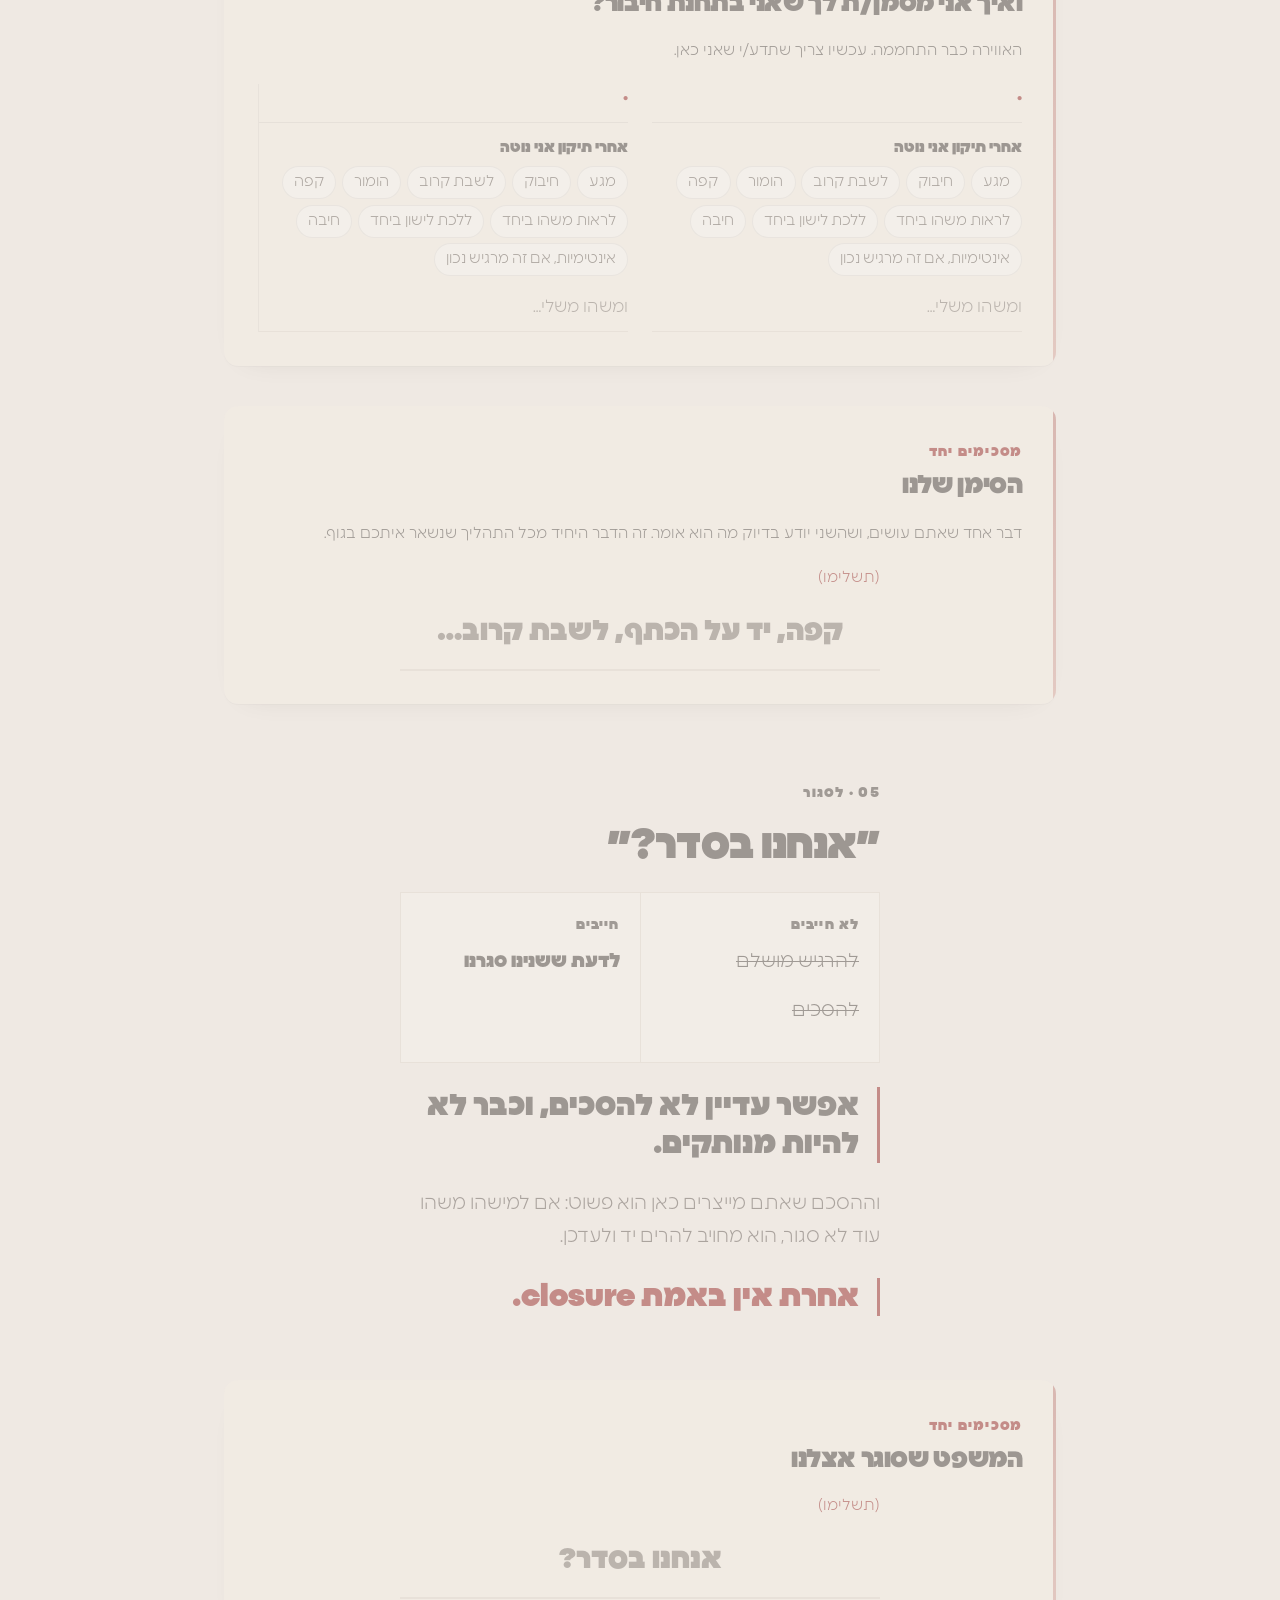
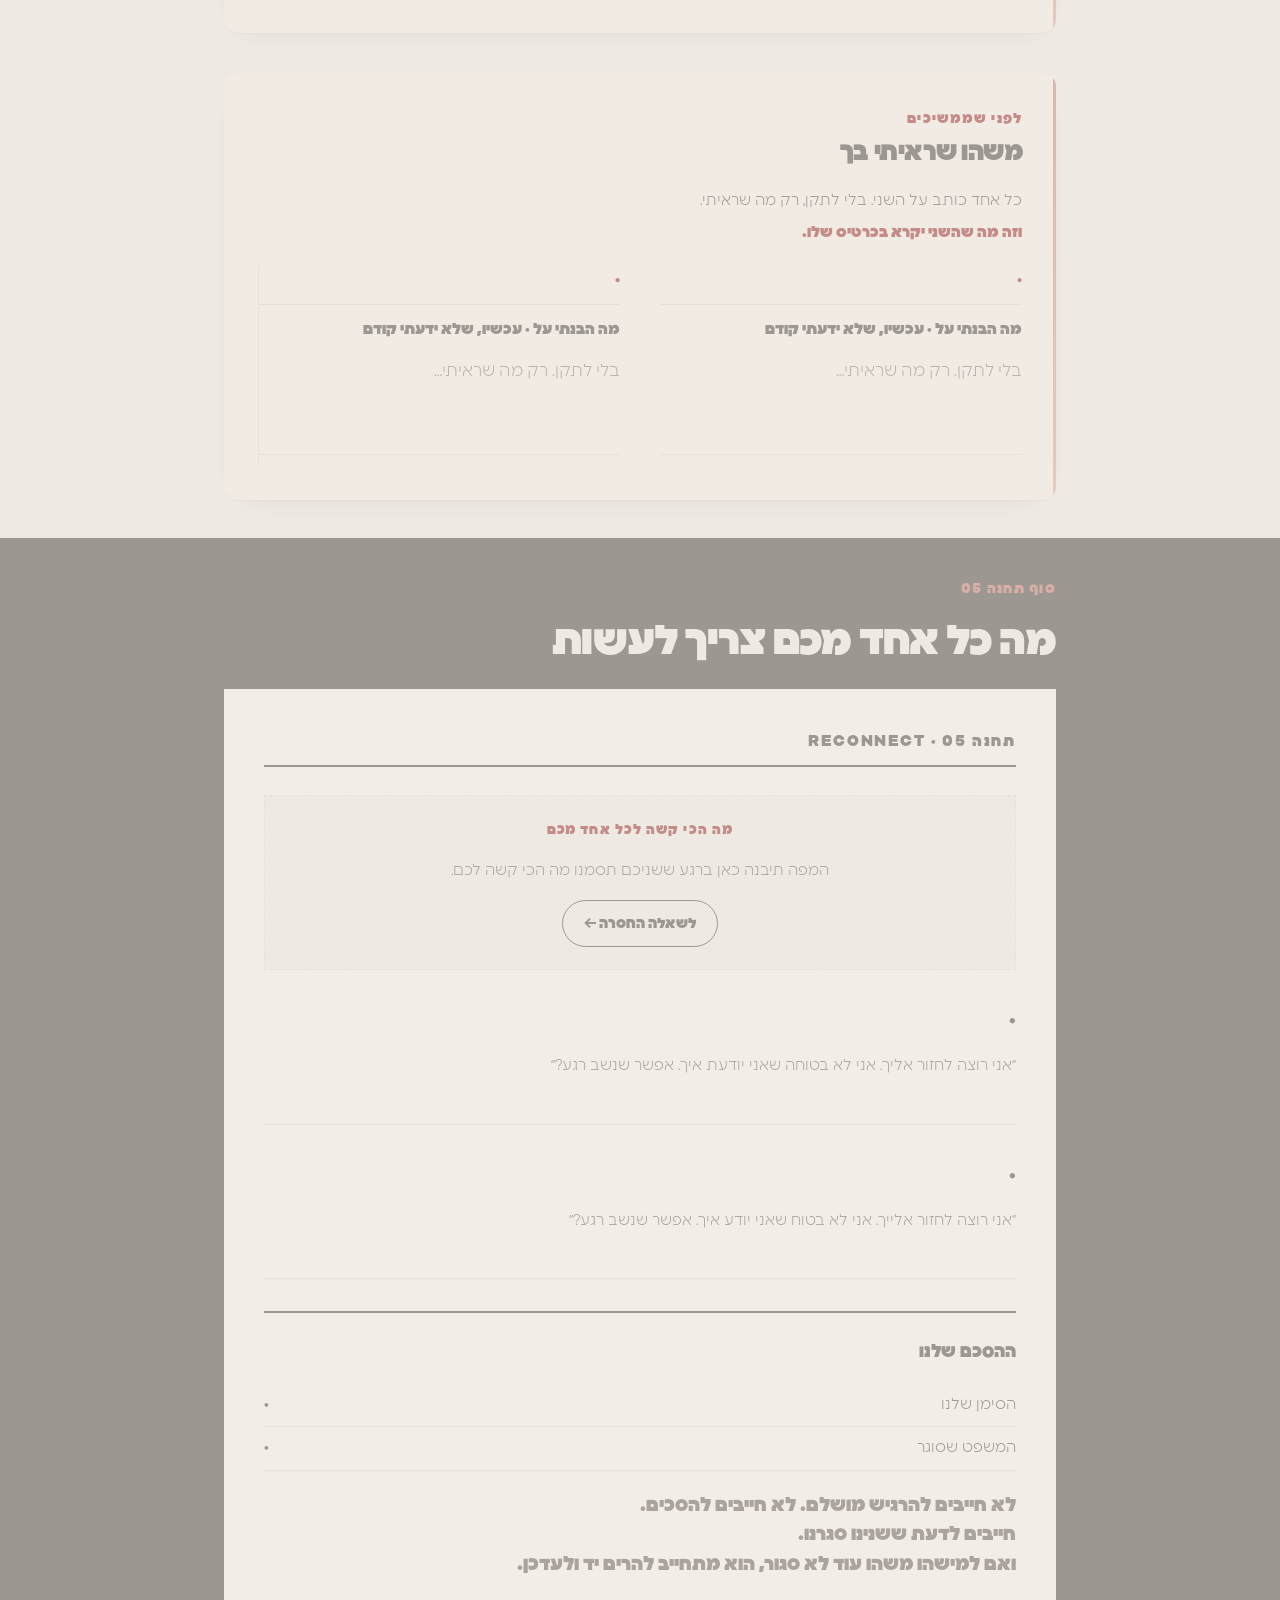
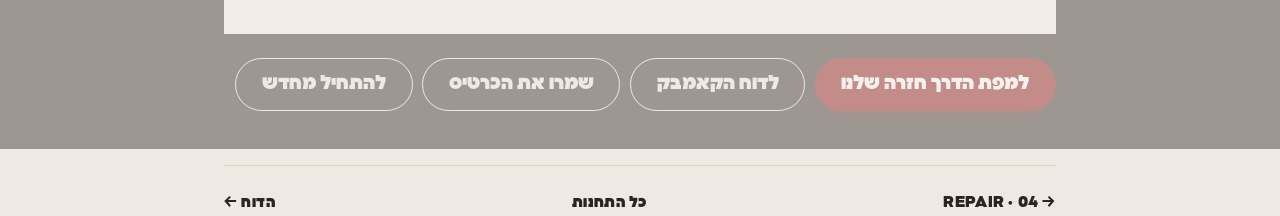
<file: station-05.html>
<!doctype html>
<html lang="he" dir="rtl">
<head>
<meta charset="utf-8">
<meta name="robots" content="noindex, nofollow">
<meta name="viewport" content="width=device-width, initial-scale=1, viewport-fit=cover">
<title>הקאמבק · תחנה 05 · לחזור אחד לשנייה</title>
<link rel="stylesheet" href="fonts.css?v=156">
<link rel="stylesheet" href="style.css?v=156">
</head>
<body>

<div id="rail"><i></i></div>

<section id="cover" class="wrap">
  <div class="rv in">
    <div class="eyebrow"><a href="index.html" style="color:inherit;text-decoration:none">הקאמבק · הדרך חזרה</a></div>
    <div class="num">05</div>
    <div class="stop">לחזור אחד<br>לשנייה</div>
    <div id="modepick"></div>
    <div class="listenwrap" data-audio="audio/station-05.mp3" hidden>
      <div class="listen">
        <button type="button" class="playbtn" aria-label="להשמיע"><i></i></button>
        <div class="ltext">
          <b>מסר קטן ממני 🤍</b>
          <span>לפני שאתם מתחילים.</span>
        </div>
        <span class="ltime"></span>
        <div class="lbar"><i></i></div>
      </div>
    </div>
    <p class="sub lead">
      סיימתם לדבר. הבנתם. התנצלתם. הגעתם להסכמות.
      ועדיין מוזר לכם. למה?
    </p>
    <p class="timehint">תפנו לכם 20 דקות לבנות זוגיות שיודעת לחזור.</p>
    <p class="timehint lechint" style="margin-top:.4rem"><a href="lecture.html?t=4400" style="color:var(--crimson);font-weight:900;text-decoration:none">▸ הפרק של התחנה הזאת בהרצאה</a></p>
    <div class="scroll-hint">גללו · שבו יחד</div>
    <figure class="coverimg"><img src="images/05-reconnect.jpg" alt="שתי ידיים כמעט נוגעות" loading="eager" decoding="async"></figure>
  </div>
</section>

<section class="wrap">
  <div class="q rv">
    <div class="eyebrow">לפני שמתחילים</div>
    <h3>איך קוראים לכם?</h3>
    <div class="pair" id="names"></div>
  </div>
</section>

<div id="gate" class="locked">

<section class="wrap">
  <div class="rv">
    <div class="eyebrow">01 · תיקון לא נגמר כשסיימנו לדבר</div>
    <h2>אפשר לנהל שיחת תיקון מצוינת<br>ועדיין להרגיש רחוקים</h2>
    <p class="lead">המטרה בתחנה הזאת היא לוודא שסגרנו את הריב, ארזנו אותו ושמנו אותו על המדף.</p>
    <p>
      שאנחנו לא מחכים לחזור לקרבה, אלא מייצרים אותה.
      מתוך הבנה שלפעמים דווקא המגע הוא זה שמחזיר את החיבור, ולא ההפך.
    </p>
  </div>
</section>

<section class="wrap">
  <div class="rv">
    <div class="eyebrow">02 · הדרכים חזרה</div>
    <ul class="ladder nonum">
      <li><div>להיות באותו חדר</div></li>
      <li><div>מגע קצר</div></li>
      <li><div>משהו מצחיק</div></li>
      <li><div>שיחה על משהו אחר</div></li>
      <li><div>קרבה</div></li>
    </ul>
    <p class="pull red">לא צריך לעבור את כולן, ולא לפי סדר. צריך רק להתחיל באחת.</p>
  </div>
</section>

<section class="wrap wide">
  <div class="q rv">
    <div class="eyebrow">רגע ביניכם</div>
    <h3>מה הכי קשה לי מבין אלה?</h3>
    <p class="tiny" style="margin-bottom:1.3rem">הדבר שאחרי ריב אני הכי מתקשה לעשות.</p>
    <div class="pair" data-widget="select" data-field="rung" data-options="RUNGS"></div>
  </div>
</section>

<section class="wrap">
  <div class="rv">
    <div class="eyebrow">03 · ומה מרגיש מוזר</div>
    <p class="lead">אחד מכם כבר רוצה קרבה, והשני עוד מתקשה להיות באותו חדר.</p>
    <p>ואז הראשון מרגיש דחוי והשני מרגיש נלחץ. שניהם צודקים (הכי חשוב זה לא לקחת באופן אישי את הקצב השונה).</p>
  </div>
</section>

<section class="wrap">
  <div class="rv">
    <div class="eyebrow">04 · תנועה מביאה תנועה</div>
    <p class="lead">וזה בסדר שזה עוד מרגיש מוזר וזר.</p>
    <p class="pull">אחרי המעשים נמשכים הלבבות.</p>
    <p>
      לפעמים דווקא להתנהג את מה שאנחנו רוצים להרגיש הוא מה שמחזיר את החיבור והחום למקום.
      לא לחכות להרגיש קרובים כדי לעשות משהו קרוב, אלא להפך.
    </p>
    <p class="pull red">תנועה מביאה תנועה.</p>
  </div>
</section>

<section class="wrap wide">
  <div class="q rv">
    <div class="eyebrow">שלב א · לחמם את האווירה</div>
    <h3>מה מחמם את האווירה חזרה?</h3>
    <p class="tiny" style="margin-bottom:1.3rem">
      הדברים הקטנים שמחזירים את החום לבית, עוד לפני שמישהו אמר משהו.
    </p>
    <div class="pair" data-widget="chips" data-field="closer" data-options="CHIPS_CLOSER"
      data-label="מה שמחמם לי את האווירה זה"></div>
  </div>
</section>

<section class="wrap wide">
  <div class="q rv">
    <div class="eyebrow">שלב ב · הסימן לחזרה</div>
    <h3>ואיך אני מסמן/ת לך שאני בתחנת חיבור?</h3>
    <p class="tiny" style="margin-bottom:1.3rem">
      האווירה כבר התחממה. עכשיו צריך שתדע/י שאני כאן.
    </p>
    <div class="pair" data-widget="chips" data-field="signs" data-options="CHIPS_SIGNS" data-label="אחרי תיקון אני נוטה"></div>
  </div>
</section>

<section class="wrap wide">
  <div class="q rv">
    <div class="eyebrow">מסכימים יחד</div>
    <h3>הסימן שלנו</h3>
    <p class="tiny" style="margin-bottom:1.3rem">דבר אחד שאתם עושים, ושהשני יודע בדיוק מה הוא אומר. זה הדבר היחיד מכל התהליך שנשאר איתכם בגוף.</p>
    <div data-widget="stext" data-field="sign" data-big="1" data-ph="קפה, יד על הכתף, לשבת קרוב…"></div>
  </div>
</section>

<section class="wrap">
  <div class="rv">
    <div class="eyebrow">05 · לסגור</div>
    <h2>״אנחנו בסדר?״</h2>
    <div class="vs">
      <div><div class="lbl">לא חייבים</div><p class="no">להרגיש מושלם</p><p class="no">להסכים</p></div>
      <div><div class="lbl">חייבים</div><p class="yes">לדעת ששנינו סגרנו</p></div>
    </div>
    <p class="pull">אפשר עדיין לא להסכים, וכבר לא להיות מנותקים.</p>
    <p>
      וההסכם שאתם מייצרים כאן הוא פשוט: אם למישהו משהו עוד לא סגור,
      הוא מחויב להרים יד ולעדכן.
    </p>
    <p class="pull red">אחרת אין באמת closure.</p>
  </div>
</section>

<section class="wrap wide">
  <div class="q rv">
    <div class="eyebrow">מסכימים יחד</div>
    <h3>המשפט שסוגר אצלנו</h3>
    <div data-widget="stext" data-field="closure" data-big="1" data-ph="אנחנו בסדר?"></div>
  </div>
</section>

<section class="wrap wide">
  <div class="q rv">
    <div class="eyebrow">לפני שממשיכים</div>
    <h3>משהו שראיתי בך</h3>
    <p class="tiny" style="margin-bottom:1.3rem">
      כל אחד כותב על השני. בלי לתקן, רק מה שראיתי.
      <b class="willread">וזה מה שהשני יקרא בכרטיס שלו.</b>
    </p>
    <div class="pair" data-widget="text" data-field="learnedYou" data-rows="3"
      data-label="מה הבנתי על {שני} עכשיו, שלא ידעתי קודם" data-ph="בלי לתקן. רק מה שראיתי…"></div>
  </div>
</section>

<section id="cardsec">
  <div class="wrap wide">
    <div class="rv">
      <div class="eyebrow">סוף תחנה 05</div>
      <h2>מה כל אחד מכם צריך לעשות</h2>
      <div class="card" id="card"></div>
      <div class="btnrow">
        <a class="btn solid" href="map.html">למפת הדרך חזרה שלנו</a>
        <a class="btn" href="report.html">לדוח הקאמבק</a>
        <button class="btn" onclick="window.print()">שמרו את הכרטיס</button>
        <button class="btn" id="resetbtn">להתחיל מחדש</button>
      </div>
    </div>
  </div>
</section>

</div>

<div class="wrap wide"><div class="stationnav">
  <a href="station-04.html">→ 04 · REPAIR</a>
  <a href="index.html">כל התחנות</a>
  <a href="report.html">הדוח ←</a>
</div></div>

<script src="content-05.js?v=156"></script>
<script src="sync.js?v=156"></script>
<script src="engine.js?v=156"></script>
</body>
</html>
</file>
<file: fonts.css>
@font-face{font-family:"Polin";font-style:normal;font-weight:300;font-display:swap;src:url([data-uri]) format("opentype")}
@font-face{font-family:"Polin";font-style:normal;font-weight:900;font-display:swap;src:url([data-uri]) format("opentype")}
</file>
<file: style.css>
:root{
  --paper:#EFE9E3;
  --sheet:#F8F3ED;
  --warm:#F4EDE4;
  --ink:#231D1B;
  --ink-soft:#463D39;
  --ink-faint:#2B2421;
  --ink-mute:#6E645E;
  --rule:#DED4CB;
  --crimson:#840200;
  --crimson-soft:#B6564E;
  --measure:34rem;
}
*{box-sizing:border-box;margin:0;padding:0}
html{scroll-behavior:smooth;-webkit-text-size-adjust:100%}
body{
  font-family:"Polin","Assistant","Arial Hebrew",system-ui,sans-serif;
  font-weight:300;
  background:var(--paper);
  color:var(--ink);
  line-height:1.75;
  font-size:clamp(16.5px,1.05rem + .2vw,19px);
  overflow-x:hidden;
}
body::before{
  content:"";position:fixed;inset:0;pointer-events:none;z-index:9;opacity:.35;
  background-image:url("data:image/svg+xml,%3Csvg xmlns='http://www.w3.org/2000/svg' width='140' height='140'%3E%3Cfilter id='n'%3E%3CfeTurbulence type='fractalNoise' baseFrequency='.85' numOctaves='3'/%3E%3C/filter%3E%3Crect width='140' height='140' filter='url(%23n)' opacity='.42'/%3E%3C/svg%3E");
  mix-blend-mode:multiply;
}

/* ---------- progress rail ---------- */
#rail{position:fixed;top:0;right:0;left:0;height:2px;background:transparent;z-index:20}
#rail i{display:block;height:100%;width:0;background:var(--crimson);transition:width .12s linear}

/* ---------- chapters ---------- */
#chapbar{
  position:sticky;top:0;z-index:15;
  background:rgba(239,233,227,.94);backdrop-filter:saturate(1.2) blur(8px);
  border-bottom:1px solid var(--rule);
  padding:.55rem clamp(1.25rem,5vw,2rem) .6rem;
}
#chapbar .segs{display:flex;gap:4px;margin-bottom:.45rem}
#chapbar .seg{
  flex:1;border:0;background:transparent;padding:0;cursor:pointer;
  height:16px;display:flex;align-items:center;
}
#chapbar .seg i{display:block;width:100%;height:3px;background:var(--rule);transition:background .25s}
#chapbar .seg.done i{background:var(--crimson-soft)}
#chapbar .seg.now i{background:var(--crimson);height:5px}
#chapbar .seg:hover i{background:var(--crimson-soft)}
#chapbar .meta{display:flex;justify-content:space-between;align-items:baseline;gap:1rem}
#chapbar .t{font-weight:900;font-size:.95rem;line-height:1.2;color:var(--ink)}
#chapbar .c{font-size:.82rem;letter-spacing:.05em;font-weight:900;color:var(--ink-mute);white-space:nowrap}

.cbtn{
  font:inherit;font-weight:900;font-size:.95rem;
  border:1px solid var(--ink);background:transparent;color:var(--ink);
  padding:.8rem 1.7rem;border-radius:999px;cursor:pointer;transition:.2s;
  -webkit-tap-highlight-color:transparent;
}
.cbtn:hover{background:var(--ink);color:var(--paper)}
.cbtn.solid{background:var(--crimson);border-color:var(--crimson);color:#fff;box-shadow:0 8px 20px -10px rgba(132,2,0,.6)}
.cbtn.solid:hover{background:#a10300;border-color:#a10300}
@media print{#chapbar{display:none}}

/* ---------- layout ---------- */
.wrap{max-width:var(--measure);margin-inline:auto;padding-inline:clamp(1.25rem,5vw,2rem)}
.wide{max-width:56rem}
section{padding-block:clamp(1.6rem,4vw,2.4rem)}
/* קטע קריאה קצר ומיד אחריו התרגול: בלי תהום ביניהם */
section:has(> .q){padding-top:.15rem}
section:has(> .rv > .q){padding-top:.15rem}

/* ---------- type ---------- */
h1,h2,h3,.blk{font-weight:900;letter-spacing:-.015em;line-height:1.12}
.eyebrow{
  font-size:.87rem;letter-spacing:.09em;color:var(--ink-faint);
  font-weight:900;margin-bottom:1.1rem;
}
h2{font-size:clamp(1.75rem,1.25rem + 2.2vw,2.6rem);margin-bottom:1rem}
h3{font-size:clamp(1.25rem,1rem + 1vw,1.6rem);margin-bottom:.7rem}
p{margin-bottom:.95rem;color:var(--ink-soft)}
p.lead{color:var(--ink);font-size:1.12em}
em{font-style:normal;color:var(--ink);font-weight:900}
.pull{
  font-weight:900;line-height:1.25;color:var(--ink);
  font-size:clamp(1.3rem,1rem + 1.4vw,1.9rem);
  margin-block:1.5rem;padding-inline-start:1.1rem;
  border-inline-start:3px solid var(--crimson);
}
.pull.red{color:var(--crimson)}
.pull.sm{font-size:clamp(1.08rem,.95rem + .6vw,1.35rem);line-height:1.4}
.voices{margin-block:1.4rem;display:grid;gap:.5rem;padding-inline-start:1.1rem;border-inline-start:1px solid var(--crimson-soft)}
.voices p{margin:0;font-weight:900;color:var(--crimson);line-height:1.35;font-size:clamp(1.05rem,.95rem + .55vw,1.3rem)}
.tiny{font-size:.95rem;color:var(--ink-faint);line-height:1.65}

/* ---------- cover ---------- */
#cover{display:flex;flex-direction:column;justify-content:center;position:relative;
  padding-block:clamp(2.5rem,9vw,5rem) 0}
#cover + section{padding-top:clamp(1.75rem,4.5vw,2.75rem)}
#cover .num{
  font-weight:900;font-size:clamp(7rem,26vw,15rem);line-height:.78;
  color:transparent;-webkit-text-stroke:1.5px var(--crimson-soft);
  opacity:.5;margin-bottom:-.05em;letter-spacing:-.04em;
}
#cover .stop{
  font-weight:900;font-size:clamp(3.4rem,14vw,7rem);line-height:.9;
  letter-spacing:-.03em;color:var(--crimson);
}
#cover .sub{margin-top:1.1rem;max-width:26rem;color:var(--ink-soft)}
.coverintro{max-width:28rem;margin-top:1.5rem}
.coverintro p{margin-top:.9rem;color:var(--ink-soft)}
.coverintro p:first-child{margin-top:0}
.coverintro .hi{font-weight:900;color:var(--crimson);font-size:1.08rem}
.coverintro .tiny{color:var(--ink-mute)}
.timehint{margin-top:1.5rem;font-weight:900;font-size:1rem;color:var(--crimson);max-width:26rem}
.scroll-hint{margin-top:1.6rem;font-size:.86rem;letter-spacing:.09em;color:var(--ink-faint)}
.scroll-hint::after{content:"";display:block;width:1px;height:1.3rem;background:var(--rule);margin-top:.55rem}

/* ---------- cover image ---------- */
.coverimg{
  margin:1.1rem 0 0;
  border:1px solid var(--rule);
  background:var(--sheet);
  overflow:hidden;
  animation:coverin 1.1s cubic-bezier(.2,.7,.3,1) both .35s;
}
.coverimg img{
  display:block;width:100%;
  aspect-ratio:16/7;object-fit:cover;
  filter:grayscale(1) contrast(1.04) brightness(.98);
  transform:scale(1.02);
}
@keyframes coverin{from{opacity:0;transform:translateY(14px)}to{opacity:1;transform:none}}
@media (prefers-reduced-motion:reduce){.coverimg{animation:none}}
@media print{.coverimg{display:none}}

.bodyimg{margin:2.25rem 0 .5rem;border:1px solid var(--rule);background:var(--sheet);overflow:hidden}
.bodyimg img{display:block;width:100%;aspect-ratio:3/2;object-fit:cover;
  filter:grayscale(1) contrast(1.04) brightness(.99)}
@media print{.bodyimg{display:none}}

/* ---------- שבו רגע · אודיו ---------- */
.listen{
  display:flex;align-items:center;gap:1rem;
  background:var(--ink);color:var(--paper);border-radius:16px;
  padding:1.1rem 1.25rem;position:relative;overflow:hidden;
}
.playbtn{
  flex:0 0 auto;width:52px;height:52px;border-radius:50%;border:0;cursor:pointer;
  background:var(--crimson);display:grid;place-items:center;transition:.2s;
}
.playbtn:hover{background:#a10300;transform:scale(1.05)}
.playbtn i{display:block;width:0;height:0;border-style:solid;
  border-width:9px 0 9px 14px;border-color:transparent transparent transparent #fff;
  margin-inline-start:3px}
.listen.on .playbtn i{width:12px;height:14px;border:0;background:#fff;
  clip-path:polygon(0 0,35% 0,35% 100%,0 100%,0 0,65% 0,100% 0,100% 100%,65% 100%);margin:0}
.ltext{flex:1;line-height:1.4}
.ltext b{display:block;font-weight:900;font-size:1.05rem}
.ltext span{font-size:.94rem;opacity:.8}
.ltime{
  flex:0 0 auto;font-weight:900;font-size:.9rem;letter-spacing:.04em;
  color:var(--paper);opacity:.7;font-variant-numeric:tabular-nums;
}
.lbar{position:absolute;inset-inline:0;inset-block-end:0;height:3px;background:rgba(255,255,255,.15)}
.lbar i{display:block;height:100%;width:0;background:var(--crimson-soft);transition:width .2s linear}
@media print{.listen{display:none}}

/* ---------- רגע נשימה ---------- */
.breathe{
  background:linear-gradient(150deg, var(--sheet) 0%, var(--warm) 100%);
  border:1.5px dashed rgba(132,2,0,.32);
  border-radius:20px;
  padding:clamp(1.75rem,5vw,2.5rem) 1.5rem;
  text-align:center;margin-block:.5rem 0;
}
.breathe .ring{
  width:88px;height:88px;margin:0 auto 1.1rem;position:relative;
  display:grid;place-items:center;
}
.breathe .ring::before{
  content:"";position:absolute;inset:0;border-radius:50%;
  background:rgba(132,2,0,.12);
  animation:breath 8s ease-in-out infinite;
}
.breathe .ring i{
  display:block;width:46px;height:46px;border-radius:50%;
  background:var(--crimson);opacity:.88;position:relative;
}
@keyframes breath{
  0%,100%{transform:scale(.8);opacity:.35}
  45%,55%{transform:scale(1.35);opacity:.85}
}
@media (prefers-reduced-motion:reduce){.breathe .ring::before{animation:none;transform:scale(1.15);opacity:.6}}
.breathe h3{font-size:1.3rem;margin-bottom:.5rem}
.breathe p{max-width:30rem;margin:0 auto;color:var(--ink-soft);font-size:.98rem;line-height:1.7}
.breathe .vow{margin-top:1.1rem;display:grid;gap:.3rem}
.breathe .vow p{
  margin:0;font-weight:900;color:var(--crimson);
  font-size:clamp(1.02rem,.95rem + .5vw,1.22rem);line-height:1.4;max-width:26rem;
}
@media print{.breathe{display:none}}

/* ---------- בלוק מחקר ---------- */
.research{
  background:var(--warm);border-radius:14px;
  border-inline-start:3px solid var(--crimson-soft);
  padding:1.2rem 1.35rem;margin-block:1.5rem;
}
.research .rlabel{
  font-size:.85rem;letter-spacing:.08em;font-weight:900;color:var(--crimson);margin-bottom:.5rem;
}
.research p{
  margin:0;color:var(--ink);font-size:1.05rem;line-height:1.65;font-weight:300;
}

.row.miss b,.row.miss span{opacity:.75}
.row.miss{border-bottom-color:rgba(132,2,0,.25)}
a.fill{
  font-size:.85rem;font-weight:900;color:var(--crimson);text-decoration:none;
  background:rgba(132,2,0,.08);border-radius:999px;padding:.18rem .7rem;white-space:nowrap;
}
a.fill:hover{background:var(--crimson);color:#fff}
@media print{a.fill{display:none}}
.q.flash{animation:flashq 2.4s ease-out}
@keyframes flashq{
  0%,12%{box-shadow:0 0 0 3px var(--crimson), 0 1px 0 rgba(35,29,27,.05)}
  100%{box-shadow:0 1px 0 rgba(35,29,27,.05), 0 10px 30px -22px rgba(35,29,27,.35)}
}

/* ---------- דגל לבן ---------- */
.wabtn{
  display:inline-flex;align-items:center;gap:.6rem;
  background:var(--ink);color:var(--paper);text-decoration:none;
  font-weight:900;font-size:.98rem;line-height:1;
  padding:.85rem 1.5rem;border-radius:999px;
  box-shadow:0 10px 24px -14px rgba(35,29,27,.9);
  transition:transform .2s cubic-bezier(.2,.7,.3,1), box-shadow .2s, background .2s;
  -webkit-tap-highlight-color:transparent;
}
.wabtn svg{width:19px;height:19px;fill:#25D366;flex:0 0 auto}
.wabtn:hover{background:#0f0c0b;transform:translateY(-2px);box-shadow:0 16px 30px -16px rgba(35,29,27,.95)}
.wabtn:active{transform:translateY(0)}
.wabtn:focus-visible{outline:2px solid var(--crimson);outline-offset:3px}
@media print{.wabtn{display:none}}

/* ---------- reveal ---------- */
.rv{opacity:0;transform:translateY(18px);transition:opacity .7s ease,transform .7s cubic-bezier(.2,.7,.3,1)}
.rv.in{opacity:1;transform:none}
@media (prefers-reduced-motion:reduce){.rv{opacity:1;transform:none;transition:none}}

/* ---------- modes grid ---------- */
.modes{display:grid;gap:.6rem;grid-template-columns:repeat(auto-fit,minmax(11rem,1fr));margin-block:1.75rem}
.mode{
  background:var(--sheet);border:1px solid var(--rule);padding:1rem 1.1rem;
}
.mode b{display:block;font-weight:900;font-size:1.1rem}
.mode span{display:block;font-size:.85rem;letter-spacing:.09em;color:var(--crimson);margin-bottom:.35rem}
.mode i{font-style:normal;font-size:.93rem;color:var(--ink-faint);line-height:1.5}

/* ---------- scene ---------- */
.scene{background:var(--sheet);border:1px solid var(--rule);padding:clamp(1.25rem,4vw,2rem);margin-block:2rem}
.scene .who{font-size:.83rem;letter-spacing:.1em;color:var(--crimson);margin-bottom:.2rem}
.scene .say{margin-bottom:1.35rem;color:var(--ink);line-height:1.55}
.scene .say:last-child{margin-bottom:0}
.scene .stage{color:var(--ink-faint);font-size:.92rem}

/* ---------- two-side compare ---------- */
.sides{display:grid;gap:1px;background:var(--rule);border:1px solid var(--rule);margin-block:1.4rem}
@media(min-width:640px){.sides{grid-template-columns:1fr 1fr}}
.side{background:var(--sheet);padding:1.25rem}
.side h4{font-weight:900;font-size:1.05rem;margin-bottom:.9rem}
.side dl{display:grid;gap:.65rem}
.side dt{font-size:.88rem;letter-spacing:.04em;color:var(--ink-faint);font-weight:900}
.side dd{color:var(--ink-soft);line-height:1.6;font-size:1rem}

/* ---------- question panels ---------- */
.q{
  background:var(--warm);border:0;border-radius:14px;
  box-shadow:0 1px 0 rgba(35,29,27,.05), 0 10px 30px -22px rgba(35,29,27,.35);
  padding:clamp(1.4rem,4vw,2.1rem);margin-block:0;
  position:relative;overflow:hidden;
}
.q::before{
  content:"";position:absolute;inset-block:0;inset-inline-start:0;width:3px;
  background:linear-gradient(var(--crimson),var(--crimson-soft));opacity:.55;
}
.q > .eyebrow{color:var(--crimson);margin-bottom:.5rem}
.q h3{margin-bottom:1.25rem}
.pair{display:grid;gap:1.75rem}
@media(min-width:700px){.pair{grid-template-columns:1fr 1fr;gap:0;background:transparent}
  .pair > div{background:transparent;padding-inline:1.25rem}
  .pair > div:last-child{border-inline-end:1px solid rgba(35,29,27,.1)}
  .pair > div:first-child{padding-inline-start:0}
  .pair > div:last-child{padding-inline-end:0}}
.pair.pair2{grid-template-columns:1fr 1fr;gap:0;background:transparent}
.pair.pair2 > div{background:transparent;padding-inline:.75rem}
.pair.pair2 > div:last-child{border-inline-end:1px solid rgba(35,29,27,.1)}
.pair.pair2 > div:first-child{padding-inline-start:0}
.pair.pair2 > div:last-child{padding-inline-end:0}
@media(max-width:699px){
  .pair.pair2 .chip{font-size:.8rem;padding:.28rem .6rem}
  .pair.pair2 .opt{padding:.6rem .7rem}
  .pair.pair2 .opt small{font-size:.76rem}
  .pair.pair2 .pname{font-size:.92rem}
}
.pname{font-weight:900;font-size:1.05rem;margin-bottom:.9rem;padding-bottom:.5rem;border-bottom:1px solid rgba(35,29,27,.12);color:var(--crimson)}

.opts{display:grid;gap:.4rem;margin-bottom:1.4rem}
.opt{
  display:block;background:rgba(255,255,255,.55);border:1px solid rgba(35,29,27,.1);border-radius:10px;
  padding:.75rem .95rem;cursor:pointer;text-align:start;font:inherit;color:var(--ink);
  transition:.18s;line-height:1.4;
}
.opt:hover{border-color:var(--crimson-soft)}
.opt small{display:block;color:var(--ink-faint);font-size:.89rem;margin-top:.15rem}
.opt[aria-pressed="true"]{background:var(--crimson);border-color:var(--crimson);color:#fff;box-shadow:0 6px 16px -10px rgba(132,2,0,.7)}
.opt[aria-pressed="true"] small{color:rgba(255,255,255,.72)}
.opt .en{font-size:.77rem;letter-spacing:.09em;opacity:.6;margin-inline-start:.5rem}

.field{margin-bottom:1.3rem}
.field > label{display:block;font-size:.95rem;letter-spacing:0;color:var(--ink);margin-bottom:.5rem;font-weight:900;line-height:1.4}
.field > label.stem{
  font-size:1.02rem;font-weight:900;letter-spacing:-.005em;color:var(--ink);
  line-height:1.5;margin-bottom:.75rem;
}
.basis{
  margin:0 0 .7rem;font-size:.92rem;line-height:1.6;color:var(--ink-soft);
  background:rgba(132,2,0,.055);border-radius:10px;padding:.6rem .8rem;
}
.basis b{color:var(--crimson);font-weight:900}
.chips{display:flex;flex-wrap:wrap;gap:.35rem;margin-bottom:.5rem}
.chip{
  border:1px solid rgba(35,29,27,.12);background:rgba(255,255,255,.6);color:var(--ink-soft);
  font:inherit;font-size:.92rem;padding:.32rem .7rem;border-radius:999px;cursor:pointer;
  transition:.15s;line-height:1.4;
}
.chip:hover{border-color:var(--crimson-soft);color:var(--ink)}
.chip[aria-pressed="true"]{background:var(--ink);border-color:var(--ink);color:var(--sheet)}
input[type=text],textarea{
  width:100%;font:inherit;font-size:1.05rem;color:var(--ink);background:transparent;
  border:0;border-bottom:1px solid var(--rule);padding:.55rem 0;resize:none;line-height:1.75;
}
input[type=text]:focus,textarea:focus{outline:none;border-bottom-color:var(--crimson)}
input::placeholder,textarea::placeholder{color:var(--ink-mute);opacity:1}

.shared{max-width:30rem}
.shared + .shared{margin-top:1.4rem}
.slabel{display:block;font-size:.95rem;font-weight:900;color:var(--ink);margin-bottom:.5rem;line-height:1.4}
.slabel .fillhint{font-weight:400;color:var(--crimson)}
.steps .more{font-weight:900;margin-top:.55rem}
.steps .steplist{margin:.3rem 0 0;padding-inline-start:1.05rem}
.steps .steplist li{margin-top:.3rem}
/* ---------- ואיך זה עובד ---------- */
.howbox{margin-top:clamp(2.2rem,6vw,3.2rem);border-top:1px solid var(--rule);padding-top:1.6rem}
.howbox h3{font-weight:900;font-size:clamp(1.3rem,1rem + 1.4vw,1.8rem);line-height:1.2;margin:.35rem 0 1.1rem}

/* ---------- איך זה נראה בסלון ---------- */
.mirrors{display:grid;gap:1px;background:var(--rule);border:1px solid var(--rule);margin-block:1.1rem}
@media(min-width:640px){.mirrors{grid-template-columns:1fr 1fr}}
.mirrors > div{background:var(--sheet);padding:1rem 1.15rem}
.mirrors b{display:block;font-weight:900;font-size:.9rem;letter-spacing:.02em;color:var(--crimson);margin-bottom:.3rem}
.mirrors span{display:block;font-size:.95rem;line-height:1.6;color:var(--ink-soft)}
.shared .big{
  font-family:inherit;font-weight:900;font-size:clamp(1.3rem,1.1rem + 1vw,1.8rem);
  text-align:center;border-bottom-width:2px;padding-block:.7rem;
}
.durations{display:flex;flex-wrap:wrap;gap:.4rem}
.durations .opt{flex:1 1 8rem;text-align:center}

.gender{display:inline-flex;border:1px solid var(--rule);overflow:hidden;margin-inline-start:.6rem}
.gender button{
  font:inherit;font-size:.85rem;padding:.28rem .85rem;border:0;background:transparent;
  color:var(--ink-faint);cursor:pointer;
}
.gender button[aria-pressed="true"]{background:var(--ink);color:var(--sheet)}

/* ---------- assembled sentence ---------- */
.assembled{
  background:var(--paper);border:1px dashed var(--rule);padding:1.25rem;
  font-weight:900;line-height:1.55;font-size:1.05rem;color:var(--ink);
}
.assembled .fl{margin-bottom:1.1rem}
.assembled .fl:last-child{margin-bottom:0}
.assembled .who{display:block;font-size:.7rem;letter-spacing:.18em;font-weight:300;color:var(--crimson);margin-bottom:.3rem}
.field.early{border-top:1px solid var(--rule);padding-top:1.1rem}
.field.early > label{color:var(--crimson)}
.person .early-p{margin-bottom:.85rem}
.person .early-p strong{display:block;font-size:.7rem;letter-spacing:.16em;color:var(--ink-faint);font-weight:300;margin-bottom:.2rem}
.person .learned{margin-top:1rem;border-top:1px solid var(--rule);padding-top:.9rem}
.person .learned p{margin-bottom:.6rem;font-size:.95rem}
.person .learned p:last-child{margin-bottom:0}
.person .learned strong{display:block;font-size:.7rem;letter-spacing:.16em;color:var(--ink-faint);font-weight:300;margin-bottom:.2rem}
.person .fullline-p{margin-top:.85rem;color:var(--ink-soft);font-size:.95rem;line-height:1.55}
.assembled mark{background:transparent;color:var(--crimson);border-bottom:2px solid var(--crimson-soft);padding-bottom:1px}

/* ---------- visuals in the card ---------- */
.vis{margin:0 0 2rem;padding-bottom:1.75rem;border-bottom:1px solid var(--rule)}
.vis figcaption{font-size:.85rem;letter-spacing:.08em;font-weight:900;color:var(--crimson);margin-bottom:1rem}
.vis .combo{margin:1.1rem 0 0;font-size:.95rem;line-height:1.6;color:var(--ink-soft)}
.vis .combo b{color:var(--ink);font-weight:900}

.vis.empty{background:var(--paper);border:1px dashed var(--rule);padding:1.4rem 1.25rem;text-align:center}
.vis.empty .hint{margin:0 0 1.1rem;color:var(--ink-soft);font-size:.95rem;line-height:1.6}
.vis.empty .cbtn{padding:.6rem 1.3rem;font-size:.9rem}

/* מטריצה */
.mx{display:grid;grid-template-columns:auto 1fr auto;grid-template-rows:auto 1fr auto;gap:.5rem;align-items:center}
.mx .ax{font-size:.78rem;letter-spacing:.08em;font-weight:900;color:var(--ink-mute);text-align:center;white-space:nowrap}
.mx .ax.t{grid-area:1/2/2/3}
.mx .ax.b{grid-area:3/2/4/3}
.mx .ax.r{grid-area:2/3/3/4;writing-mode:vertical-rl}
.mx .ax.l{grid-area:2/1/3/2;writing-mode:vertical-rl}
.mx .grid{grid-area:2/2/3/3;display:grid;grid-template-columns:1fr 1fr;gap:1px;background:var(--rule);border:1px solid var(--rule)}
.qd{background:var(--paper);padding:.9rem .85rem;min-height:5.6rem;display:flex;flex-direction:column;gap:.1rem}
.qd .en{font-size:.73rem;letter-spacing:.09em;color:var(--ink-mute);font-weight:900}
.qd b{font-weight:900;font-size:1rem;line-height:1.2}
.qd.on{background:var(--sheet);box-shadow:inset 0 0 0 2px var(--crimson)}
.qd .pins{display:flex;flex-wrap:wrap;gap:.3rem;margin-top:auto;padding-top:.5rem}
.qd .pins em{font-style:normal;font-weight:900;font-size:.86rem;background:var(--crimson);color:#fff;padding:.16rem .55rem;border-radius:999px}

/* סולם */
.ladderv{list-style:none;display:grid;gap:1px;background:var(--rule);border:1px solid var(--rule)}
.ladderv li{background:var(--paper);display:flex;align-items:center;gap:.75rem;padding:.7rem .9rem}
.ladderv li.on{background:var(--sheet);box-shadow:inset 3px 0 0 var(--crimson)}
.ladderv .n{font-weight:900;font-size:.78rem;letter-spacing:.05em;color:var(--ink-mute)}
.ladderv .lbl{font-weight:900;font-size:.95rem;flex:1}
.ladderv .pins{display:flex;gap:.3rem}
.ladderv .pins em{font-style:normal;font-weight:900;font-size:.86rem;background:var(--crimson);color:#fff;padding:.16rem .55rem;border-radius:999px}

/* סקאלה */
.scale{display:grid;gap:.5rem}
@media(min-width:620px){.scale{grid-template-columns:repeat(4,1fr)}}
.scale .st{display:flex;align-items:center;gap:.6rem}
@media(min-width:620px){.scale .st{flex-direction:column;align-items:stretch;gap:.45rem}}
.scale .st i{display:block;height:5px;background:var(--rule);flex:0 0 2.5rem;border-radius:2px}
@media(min-width:620px){.scale .st i{flex:none}}
.scale .st span{font-size:.85rem;line-height:1.4;color:var(--ink-mute);font-weight:900}
.scale .st.pre i{background:var(--crimson-soft)}
.scale .st.on i{background:var(--crimson);height:8px}
.scale .st.on span{color:var(--ink)}

/* צעדים קונקרטיים */
.steps{
  display:grid;gap:1px;background:var(--ink);border:2px solid var(--ink);
  margin:0 0 2rem;
}
@media(min-width:640px){.steps{grid-template-columns:1fr 1fr}.steps .hd{grid-column:1/-1}}
.steps .hd{
  background:var(--ink);color:var(--paper);font-weight:900;
  font-size:.86rem;letter-spacing:.09em;padding:.65rem .9rem;text-align:center;
}
.steps .step{background:var(--sheet);padding:1.1rem 1.15rem}
.steps .step .who{font-weight:900;font-size:1.05rem;margin-bottom:.45rem}
.steps .step p{margin:0;color:var(--ink);line-height:1.6;font-size:.95rem}

/* רשימה מסומנת בלי מספור */
.ladderv.nonum li{padding-inline-start:1.1rem}

/* שתי דלתות */
.doors{display:grid;gap:1px;background:var(--rule);border:1px solid var(--rule)}
@media(min-width:640px){.doors{grid-template-columns:1fr 1fr}}
.dcol{background:var(--paper);padding:1rem}
.dcol .who{font-weight:900;font-size:1rem;margin-bottom:.5rem}
.dcol .ev{margin:0 0 .8rem;font-size:.94rem;color:var(--ink-mute);font-weight:900}
.dcol .door{background:var(--sheet);border:1px solid var(--rule);padding:.75rem .85rem;margin-bottom:.6rem}
.dcol .door:last-child{margin-bottom:0}
.dcol .door span{display:block;font-size:.78rem;letter-spacing:.07em;font-weight:900;color:var(--ink-mute);margin-bottom:.35rem}
.dcol .door p{margin:0 0 .5rem;font-size:.92rem;line-height:1.5;color:var(--ink)}
.dcol .door b{font-size:.82rem;font-weight:900}
.dcol .door.d1{border-inline-start:3px solid var(--crimson)}
.dcol .door.d1 b{color:var(--crimson)}
.dcol .door.d2{border-inline-start:3px solid var(--ink)}

/* ---------- בדיקה שבועית ---------- */
#chistory{display:grid;gap:.6rem}
.cirow{
  background:var(--sheet);border-radius:12px;padding:1rem 1.15rem;position:relative;
  box-shadow:0 1px 0 rgba(35,29,27,.05);
}
.cirow.none{opacity:.72}
.cirow .citop{display:flex;justify-content:space-between;align-items:baseline;gap:1rem}
.cirow .citop b{font-weight:900;font-size:1.05rem;color:var(--ink)}
.cirow .citop span{font-size:.85rem;font-weight:900;letter-spacing:.03em;color:var(--ink-mute);white-space:nowrap}
.cirow p{margin:.45rem 0 0;color:var(--ink-soft);line-height:1.6;font-size:.95rem;padding-inline-end:1.6rem}
.cidel{
  position:absolute;inset-inline-end:.5rem;inset-block-start:.5rem;
  width:26px;height:26px;border:0;background:transparent;cursor:pointer;
  color:var(--ink-mute);font-size:1.15rem;line-height:1;border-radius:50%;
}
.cidel:hover{background:rgba(132,2,0,.1);color:var(--crimson)}

/* ---------- final card ---------- */
#cardsec{background:var(--ink);color:var(--paper)}
#cardsec .eyebrow{color:var(--crimson-soft)}
#cardsec h2{color:var(--paper)}
.card{background:var(--sheet);color:var(--ink);padding:clamp(1.5rem,5vw,2.5rem);margin-top:1.5rem}
.card .cardhead{
  display:flex;justify-content:space-between;align-items:baseline;
  border-bottom:2px solid var(--ink);padding-bottom:.6rem;margin-bottom:1.75rem;
  font-size:.85rem;letter-spacing:.09em;color:var(--ink-faint);gap:1rem;
}
.card .cardhead b{font-weight:900;font-size:.95rem;letter-spacing:.12em;color:var(--ink)}
.person{margin-bottom:2rem;padding-bottom:2rem;border-bottom:1px solid var(--rule)}
.person:last-of-type{border-bottom:0}
.person .hd{display:flex;align-items:baseline;gap:.6rem;margin-bottom:.9rem}
.person .hd b{font-weight:900;font-size:1.35rem}
.person .row{margin-top:.35rem}
.person .hd span{font-size:.8rem;letter-spacing:.09em;color:var(--crimson)}
.person p{margin-bottom:.85rem;color:var(--ink-soft);line-height:1.6}
.person .do{
  background:var(--paper);padding:.9rem 1.1rem;border-inline-start:3px solid var(--crimson);
  color:var(--ink);margin-bottom:0;
}
.person .do strong{display:block;font-size:.7rem;letter-spacing:.18em;color:var(--crimson);font-weight:300;margin-bottom:.35rem}
.person .says{font-weight:900;color:var(--ink);margin-top:.85rem}
.agreement{border-top:2px solid var(--ink);padding-top:1.5rem;margin-top:.5rem}
.agreement h4{font-weight:900;font-size:1.1rem;margin-bottom:1rem}
.agreement .row,.person .row{display:flex;gap:.75rem;justify-content:space-between;padding-block:.5rem;border-bottom:1px solid var(--rule);font-size:.95rem}
.agreement .row b,.person .row b{font-weight:900}
.agreement .full{margin-top:1.25rem;font-weight:900;line-height:1.55}

.btnrow{display:flex;flex-wrap:wrap;gap:.6rem;margin-top:1.5rem}
.btn{
  font:inherit;font-weight:900;border:1px solid var(--paper);background:transparent;color:var(--paper);
  padding:.8rem 1.6rem;border-radius:999px;cursor:pointer;transition:.2s;text-decoration:none;display:inline-flex;align-items:center;line-height:1.3;
}
.btn:hover{background:var(--paper);color:var(--ink)}
.btn.solid{background:var(--crimson);border-color:var(--crimson);color:#fff;box-shadow:0 6px 18px -8px rgba(132,2,0,.6)}
.btn.solid:hover{background:#a10300;border-color:#a10300;color:#fff}

.locked{opacity:.4;pointer-events:none;transition:opacity .4s}

hr.rule{border:0;border-top:1px solid var(--rule);margin-block:1.6rem}

@media print{
  body{background:#fff}
  body::before,#rail{display:none}
  section:not(#cardsec){display:none}
  #cardsec{background:#fff;color:#000;padding:0}
  #cardsec h2,#cardsec .eyebrow,.btnrow{display:none}
  .card{border:1px solid #000}
  .stationnav{display:none!important}
}

/* ---------- intro ---------- */
.skip{margin-top:1.1rem}
.skip a{font-size:.9rem;font-weight:900;letter-spacing:.01em;color:var(--ink-faint);text-decoration:none;border-bottom:1px solid var(--rule);padding-bottom:2px}
.skip a:hover{color:var(--crimson);border-bottom-color:var(--crimson-soft)}

.promises{display:grid;gap:1px;background:var(--rule);border:1px solid var(--rule);margin-block:1.75rem}
@media(min-width:560px){.promises{grid-template-columns:1fr 1fr}}
.promises > div{background:var(--sheet);padding:1.05rem 1.15rem;font-weight:900;line-height:1.4;font-size:1.05rem}
.promises i{display:block;font-style:normal;font-weight:300;font-size:.96rem;color:var(--ink-faint);line-height:1.5;margin-top:.35rem}
.promises span{display:block;font-weight:900;font-size:.83rem;letter-spacing:.09em;color:var(--crimson);margin-bottom:.35rem}

.shout{
  font-weight:900;color:var(--crimson);text-align:center;
  font-size:clamp(1.9rem,1.25rem + 3vw,3rem);line-height:1.15;letter-spacing:-.02em;
  margin-block:2rem .4rem;
}
.bignum{font-weight:900;color:var(--crimson);line-height:.9;letter-spacing:-.03em;
  font-size:clamp(4rem,3rem + 9vw,7.5rem);margin-block:1.5rem .4rem}

.curve{margin:2rem 0 2.5rem;border:1px solid var(--rule);background:var(--sheet);padding:1.25rem 1rem 1.1rem}
.curve figcaption{font-size:.85rem;font-weight:900;letter-spacing:.09em;color:var(--crimson);margin-bottom:.4rem;padding-inline:.4rem}
.curve svg{display:block;width:100%;height:auto;overflow:visible}
.curve .base{stroke:var(--rule);stroke-width:1;stroke-dasharray:4 5}
.curve .line{fill:none;stroke:var(--crimson);stroke-width:3.5;stroke-linecap:round}
.curve .dot{fill:var(--ink)}
.curve .dot.hi{fill:var(--crimson)}
.curve .lb{font-family:"Polin",sans-serif;font-weight:900;font-size:15px;fill:var(--ink);text-anchor:middle}
.curve .lb.hi{fill:var(--crimson)}
.curve .sm{font-family:"Polin",sans-serif;font-weight:300;font-size:13px;fill:var(--ink-soft);text-anchor:middle}
.curve .tiny{margin:.9rem .4rem 0}

/* ---------- hub / map ---------- */
.howto{margin-block:0 1.75rem;padding-bottom:1.5rem;border-bottom:1px solid var(--rule)}
.howto .lead{margin-bottom:.6rem}
.howto .pull{margin-block:0}
.starthere{
  display:flex;align-items:center;gap:.55rem;
  font-weight:900;font-size:.9rem;letter-spacing:.08em;color:var(--crimson);
  margin-bottom:.75rem;
}
.starthere span{
  font-size:1.15rem;line-height:1;font-weight:300;
  animation:nudge 2s ease-in-out infinite;
}
@keyframes nudge{0%,100%{transform:translateY(0)}50%{transform:translateY(5px)}}
@media (prefers-reduced-motion:reduce){.starthere span{animation:none}}

.stations{display:grid;gap:.7rem;margin-block:2.5rem}
a.station{
  display:grid;grid-template-columns:auto 1fr auto;gap:1.1rem;align-items:center;
  background:var(--sheet);border-radius:16px;padding:1.25rem 1.4rem;
  text-decoration:none;color:inherit;position:relative;overflow:hidden;
  box-shadow:0 1px 0 rgba(35,29,27,.05), 0 12px 28px -22px rgba(35,29,27,.4);
  transition:transform .25s cubic-bezier(.16,1,.3,1), box-shadow .25s, background .18s;
  -webkit-tap-highlight-color:transparent;
}
a.station::before{
  content:attr(data-num);
  grid-row:1;grid-column:1;
  width:44px;height:44px;border-radius:50%;
  background:rgba(132,2,0,.09);color:var(--crimson);
  display:grid;place-items:center;
  font-weight:900;font-size:1.05rem;letter-spacing:.02em;
  position:static;inset:auto;transform:none;
}
a.station .body{grid-column:2}
a.station .go{
  grid-column:3;font-size:1.5rem;line-height:1;font-weight:900;color:var(--crimson);
  transition:transform .2s cubic-bezier(.2,.7,.3,1);
}
a.station:hover{background:#fff;transform:translateY(-2px);box-shadow:0 1px 0 rgba(35,29,27,.05), 0 22px 40px -24px rgba(132,2,0,.45)}
a.station:hover .go{transform:translateX(-5px)}
a.station:active{transform:translateY(0)}
a.station:focus-visible{outline:2px solid var(--crimson);outline-offset:2px}
a.station .n{font-weight:900;font-size:.72rem;letter-spacing:.2em;color:var(--crimson-soft)}
a.station .en{font-size:.79rem;font-weight:900;letter-spacing:.13em;color:var(--crimson-soft);margin-bottom:.1rem}
a.station .t{font-weight:900;font-size:clamp(1.35rem,1.1rem + 1.2vw,1.85rem);line-height:1.15;margin-block:.15rem .35rem}
a.station .d{font-size:.97rem;color:var(--ink-faint);line-height:1.5}
a.station .mins{
  display:inline-flex;align-items:center;margin-top:.6rem;
  font-size:.82rem;font-weight:900;letter-spacing:.02em;color:var(--ink-soft);
  background:var(--warm);border-radius:999px;padding:.24rem .7rem;
}
a.station .st{
  position:absolute;inset-inline-end:1.2rem;inset-block-start:.7rem;
  font-size:.76rem;letter-spacing:.08em;color:var(--ink-mute);font-weight:900;
}
a.station.done .st{color:var(--crimson)}
a.station.done .t::after{content:" ✓";color:var(--crimson);font-size:.7em;vertical-align:.15em}

.mapteaser{margin-top:1.1rem;text-align:center}
[hidden]{display:none!important}

/* ---------- station nav ---------- */
.stationnav{display:flex;justify-content:space-between;gap:1rem;align-items:center;
  border-top:1px solid var(--rule);padding-top:1.5rem;margin-top:1rem}
.stationnav a{color:var(--ink-faint);text-decoration:none;font-size:.92rem;letter-spacing:.04em;font-weight:900}
.stationnav a:hover{color:var(--crimson)}

/* ---------- notice box (באנר הבדיקה) ---------- */
.safenote{background:var(--sheet);border:1px solid var(--rule);border-inline-start:3px solid var(--crimson-soft);
  padding:1.15rem 1.3rem;border-radius:2px}
.safenote a{color:var(--crimson);font-weight:900;text-decoration:none}
.safenote a:hover{text-decoration:underline}
/* ---------- בלוק מתקפל ---------- */
.foldbox{border:1px solid var(--rule);padding:1rem 1.3rem;border-radius:2px;background:var(--sheet)}
.foldbox summary{cursor:pointer;font-weight:900;font-size:.92rem;color:var(--ink)}
.foldbox summary:hover{color:var(--crimson)}


/* ---------- misc ---------- */
.ladder{counter-reset:s;display:grid;gap:.5rem;margin-block:1.75rem}
.ladder li{list-style:none;display:flex;gap:.9rem;align-items:baseline;
  background:var(--sheet);border:1px solid var(--rule);padding:.75rem 1rem}
.ladder li::before{counter-increment:s;content:counter(s,decimal-leading-zero);
  font-weight:900;font-size:.72rem;letter-spacing:.1em;color:var(--crimson)}
.ladder.nonum li::before{content:"·";font-size:1rem;color:var(--crimson)}
.notlist{display:grid;gap:.4rem;margin-block:1.5rem}
.notlist p{margin:0;color:var(--ink-faint)}
.notlist p b{color:var(--ink);font-weight:900}
.vs{display:grid;gap:1px;background:var(--rule);border:1px solid var(--rule);margin-block:1.4rem}
@media(min-width:640px){.vs{grid-template-columns:1fr 1fr}}
.vs > div{background:var(--sheet);padding:1.25rem}
.vs .lbl{font-size:.86rem;letter-spacing:.08em;color:var(--ink-faint);margin-bottom:.5rem;font-weight:900}
.vs .no{color:var(--ink-faint);text-decoration:line-through}
.vs .yes{color:var(--ink);font-weight:900}

/* ---------- לרדת מהעץ ---------- */
.climb{border:1px solid var(--rule);background:var(--sheet);padding:clamp(1.4rem,4vw,2.1rem);margin-block:2.2rem}
.climb .chead{margin-bottom:1.5rem}
.climb .chead h3{margin-bottom:.35rem}
.climb .rungs{display:grid;gap:.6rem;position:relative}
.climb .rungs::before{content:"";position:absolute;right:1.2rem;top:1.7rem;bottom:1.7rem;width:1px;background:var(--rule)}
.climb .rung{position:relative;display:flex;gap:1rem;align-items:flex-start;
  background:var(--paper);border:1px solid var(--rule);padding:.95rem 1.05rem;cursor:pointer;
  transition:background .2s ease,border-color .2s ease}
.climb .rung:hover{background:var(--warm)}
.climb .rung input{appearance:none;-webkit-appearance:none;width:1.45rem;height:1.45rem;flex:0 0 auto;
  margin-top:.28rem;border:1.5px solid var(--crimson);border-radius:50%;background:var(--paper);
  display:grid;place-content:center;cursor:pointer;transition:background .2s ease}
.climb .rung input:checked{background:var(--crimson)}
.climb .rung input:checked::before{content:"✓";color:var(--sheet);font-size:.82rem;font-weight:900;line-height:1}
.climb .rung:has(input:checked){background:var(--sheet);border-color:var(--crimson-soft)}
.climb .rung .n{display:block;font-weight:900;font-size:.74rem;letter-spacing:.08em;color:var(--ink-mute);margin-bottom:.2rem}
.climb .rung .qq{font-weight:900;font-size:1rem;line-height:1.45;margin-bottom:.3rem}
.climb .rung .say{font-size:.93rem;line-height:1.6;color:var(--ink-soft)}
.climb .ground{background:var(--warm)}
.climb .ground .say{color:var(--crimson)}
.climb .climb-done{margin-top:1.6rem;padding-top:1.4rem;border-top:1px solid var(--rule);
  text-align:center;animation:climbin .45s ease}
.climb .climb-done>p:first-child{color:var(--crimson);font-weight:900;font-size:1.12rem;margin-bottom:.5rem;line-height:1.5}
@keyframes climbin{from{opacity:0;transform:translateY(7px)}to{opacity:1;transform:none}}
@media(max-width:520px){
  .climb .rungs::before{display:none}
  .climb .rung{gap:.8rem;padding:.85rem .9rem}
}
.climb .climb-done .tiny{color:var(--ink-mute);font-weight:300;max-width:24rem;margin:0 auto}
.climb .climb-done .wabtn{margin-top:1.3rem}

/* ---------- חוזה שעת חירום ---------- */
.pactwrap{margin-top:2.6rem}
.pactwrap > .tiny{margin-bottom:.9rem}
.pact{
  background:#141010;color:#F4EDE4;border-radius:18px;
  padding:clamp(2rem,7vw,3.2rem) clamp(1.4rem,5vw,2.4rem);
  max-width:24rem;margin-inline:auto;text-align:center;
  box-shadow:0 24px 50px -28px rgba(20,16,16,.9);
}
.pact .ph{font-size:.74rem;font-weight:900;letter-spacing:.22em;color:#C4564B}
.pact .pn{font-size:.95rem;color:#9C8F87;margin-top:.35rem}
.pact .pcodelbl{font-size:.72rem;font-weight:900;letter-spacing:.16em;color:#9C8F87;margin-top:2.1rem}
.pact .pcode{font-weight:900;font-size:clamp(2rem,1.2rem + 4vw,2.9rem);line-height:1.15;margin-top:.4rem;color:#F4EDE4}
.pact .prow{display:flex;justify-content:space-between;gap:1rem;text-align:start;
  border-top:1px solid rgba(244,237,228,.14);margin-top:1.5rem;padding-top:.85rem}
.pact .prow:first-of-type{margin-top:2.3rem}
.pact .prow span{font-size:.84rem;color:#9C8F87}
.pact .prow b{font-weight:900;font-size:.98rem}
.pact .pf{margin-top:2.2rem;font-size:.9rem;line-height:1.6;color:#C4564B;font-weight:900}
.pactwrap .btnrow{justify-content:center;margin-top:1.4rem}
.pactout{margin-top:1.6rem;text-align:center}
.pactout img{max-width:18rem;width:100%;border-radius:14px;border:1px solid var(--rule)}
.pactout .tiny{margin:.7rem 0 .9rem}
@media print{.pactwrap .btnrow,.pactout{display:none}}

/* ---------- פרשנויות ללחיצה ---------- */
.picks{display:flex;flex-wrap:wrap;gap:.4rem;margin-bottom:.7rem}
.pick{
  font:inherit;font-size:.88rem;line-height:1.35;text-align:start;
  background:var(--paper);color:var(--ink-soft);
  border:1px solid var(--rule);border-radius:999px;
  padding:.4rem .85rem;cursor:pointer;transition:background .15s,border-color .15s,color .15s;
}
.pick:hover{background:var(--warm)}
.pick[aria-pressed="true"]{background:var(--crimson);border-color:var(--crimson);color:var(--sheet);font-weight:900}
@media print{.picks{display:none}}

/* ---------- ביחד או לבד ---------- */
#modepick{max-width:26rem;margin-top:1.5rem}
.modelbl{font-size:.78rem;font-weight:900;letter-spacing:.1em;color:var(--ink-mute);margin-bottom:.5rem}
.opts.modepick{display:grid;grid-template-columns:1fr 1fr;gap:.5rem}
.namesbox .whopick{grid-template-columns:1fr 1fr;gap:.5rem;margin-bottom:1.2rem}
.namesbox .pair{display:grid;gap:1.1rem}
@media(min-width:560px){.namesbox .pair{grid-template-columns:1fr 1fr;gap:1.4rem}}
.agreement .solonote{color:var(--crimson);font-weight:900}
.willread{display:block;margin-top:.45rem;color:var(--crimson);font-weight:900}

/* ---------- הנגן מתחת לכותרת ---------- */
.listenwrap{margin:1.5rem 0 .4rem;max-width:26rem}
.listenwrap .listen{margin:0}

/* ---------- דוח הקאמבק ---------- */
.rphead{display:flex;justify-content:space-between;align-items:baseline;gap:1rem;flex-wrap:wrap;
  border-bottom:2px solid var(--crimson);padding-bottom:.7rem;margin-bottom:1.6rem}
#cardsec .rphead b{font-weight:900;font-size:1.15rem;color:var(--crimson)}
.rphead span{font-size:.95rem;color:var(--ink-mute)}
.rp{border-top:1px solid var(--rule);padding-top:1.3rem;margin-top:1.6rem}
.rp:first-of-type{border-top:0;margin-top:0;padding-top:0}
#cardsec .rp h2{font-weight:900;font-size:clamp(1.12rem,1rem + .7vw,1.45rem);line-height:1.25;color:var(--ink)}
.rpnote{font-size:.88rem;color:var(--ink-mute);margin-top:.25rem}
.rpcols{display:grid;gap:1.1rem;margin-top:1.1rem}
@media(min-width:640px){.rpcols{grid-template-columns:1fr 1fr;gap:1.4rem}}
.rpcols.one{max-width:34rem}
.rpcol{background:var(--sheet);border:1px solid var(--rule);padding:1rem 1.1rem}
.rpcol .who{font-weight:900;font-size:.8rem;letter-spacing:.08em;color:var(--crimson);margin-bottom:.5rem}
.rpcol p{font-size:.95rem;line-height:1.62;margin-top:.5rem}
.rptag{font-weight:900;color:var(--ink);font-size:1rem;margin-top:0!important}
.rpcombo{margin-top:1rem;background:var(--warm);border-inline-start:3px solid var(--crimson);
  padding:.85rem 1.05rem;font-size:.95rem;line-height:1.6}
.rpcombo b{font-weight:900;color:var(--crimson)}
.rpagree{margin-top:1.1rem;display:grid;gap:1px;background:var(--rule);border:1px solid var(--rule)}
.rpagree .row{background:var(--paper);display:flex;justify-content:space-between;gap:1rem;
  padding:.62rem .9rem;font-size:.94rem}
.rpagree .row span{color:var(--ink-mute)}
.rpagree .row b{font-weight:900;text-align:start}
.rpstep{position:relative;padding-inline-start:2.1rem}
.rpstep span{position:absolute;inset-inline-start:0;top:.15rem;font-weight:900;font-size:.72rem;
  letter-spacing:.06em;color:var(--crimson-soft)}
.rpsaw{font-weight:900;color:var(--ink)}
.rpempty{color:var(--ink-mute)}
@media print{.btnrow,.stationnav,#cover .eyebrow{display:none}}

/* ---------- צרכים מתנגשים · סולם 1–10 ---------- */
.scale{display:grid;grid-template-columns:repeat(10,1fr);gap:4px;margin-top:.45rem}
.scale .sc{
  appearance:none;border:1px solid var(--rule);background:var(--sheet);color:var(--ink-mute);
  font:inherit;font-weight:900;font-size:.9rem;padding:.5rem 0;border-radius:7px;cursor:pointer;
  transition:background .15s,color .15s,border-color .15s,transform .1s}
.scale .sc:hover{border-color:var(--crimson-soft);color:var(--crimson)}
.scale .sc.on{background:var(--crimson);border-color:var(--crimson);color:#fff;transform:translateY(-1px)}
@media (max-width:420px){ .scale{gap:3px} .scale .sc{font-size:.78rem;padding:.42rem 0} }

.scalelock{margin-top:.45rem;border:1px dashed var(--crimson-soft);border-radius:9px;
  background:var(--sheet);padding:.85rem .9rem;text-align:center}
.scalelock b{display:block;color:var(--crimson);font-weight:900}
.scalelock span{display:block;font-size:.88rem;color:var(--ink-mute);line-height:1.5;margin-top:.2rem}
.relink{appearance:none;background:none;border:0;font:inherit;font-weight:900;font-size:.85rem;
  color:var(--ink-mute);text-decoration:underline;cursor:pointer;margin-top:.45rem;padding:0}
.relink:hover{color:var(--crimson)}

.gapnote{margin-top:clamp(1.4rem,3.4vw,2rem);border:1px solid var(--rule);border-radius:12px;
  background:var(--sheet);padding:clamp(1rem,3vw,1.5rem)}
.gaphd{display:flex;align-items:center;justify-content:center;gap:.9rem;
  font-weight:900;letter-spacing:.02em;color:var(--crimson)}
.gaphd i{flex:0 0 42px;height:1px;background:var(--rule);display:block}
.gaplead{margin-top:.8rem;font-weight:900;line-height:1.55}
.gapdo{margin-top:.6rem;color:var(--ink-soft);line-height:1.7}
</file>
